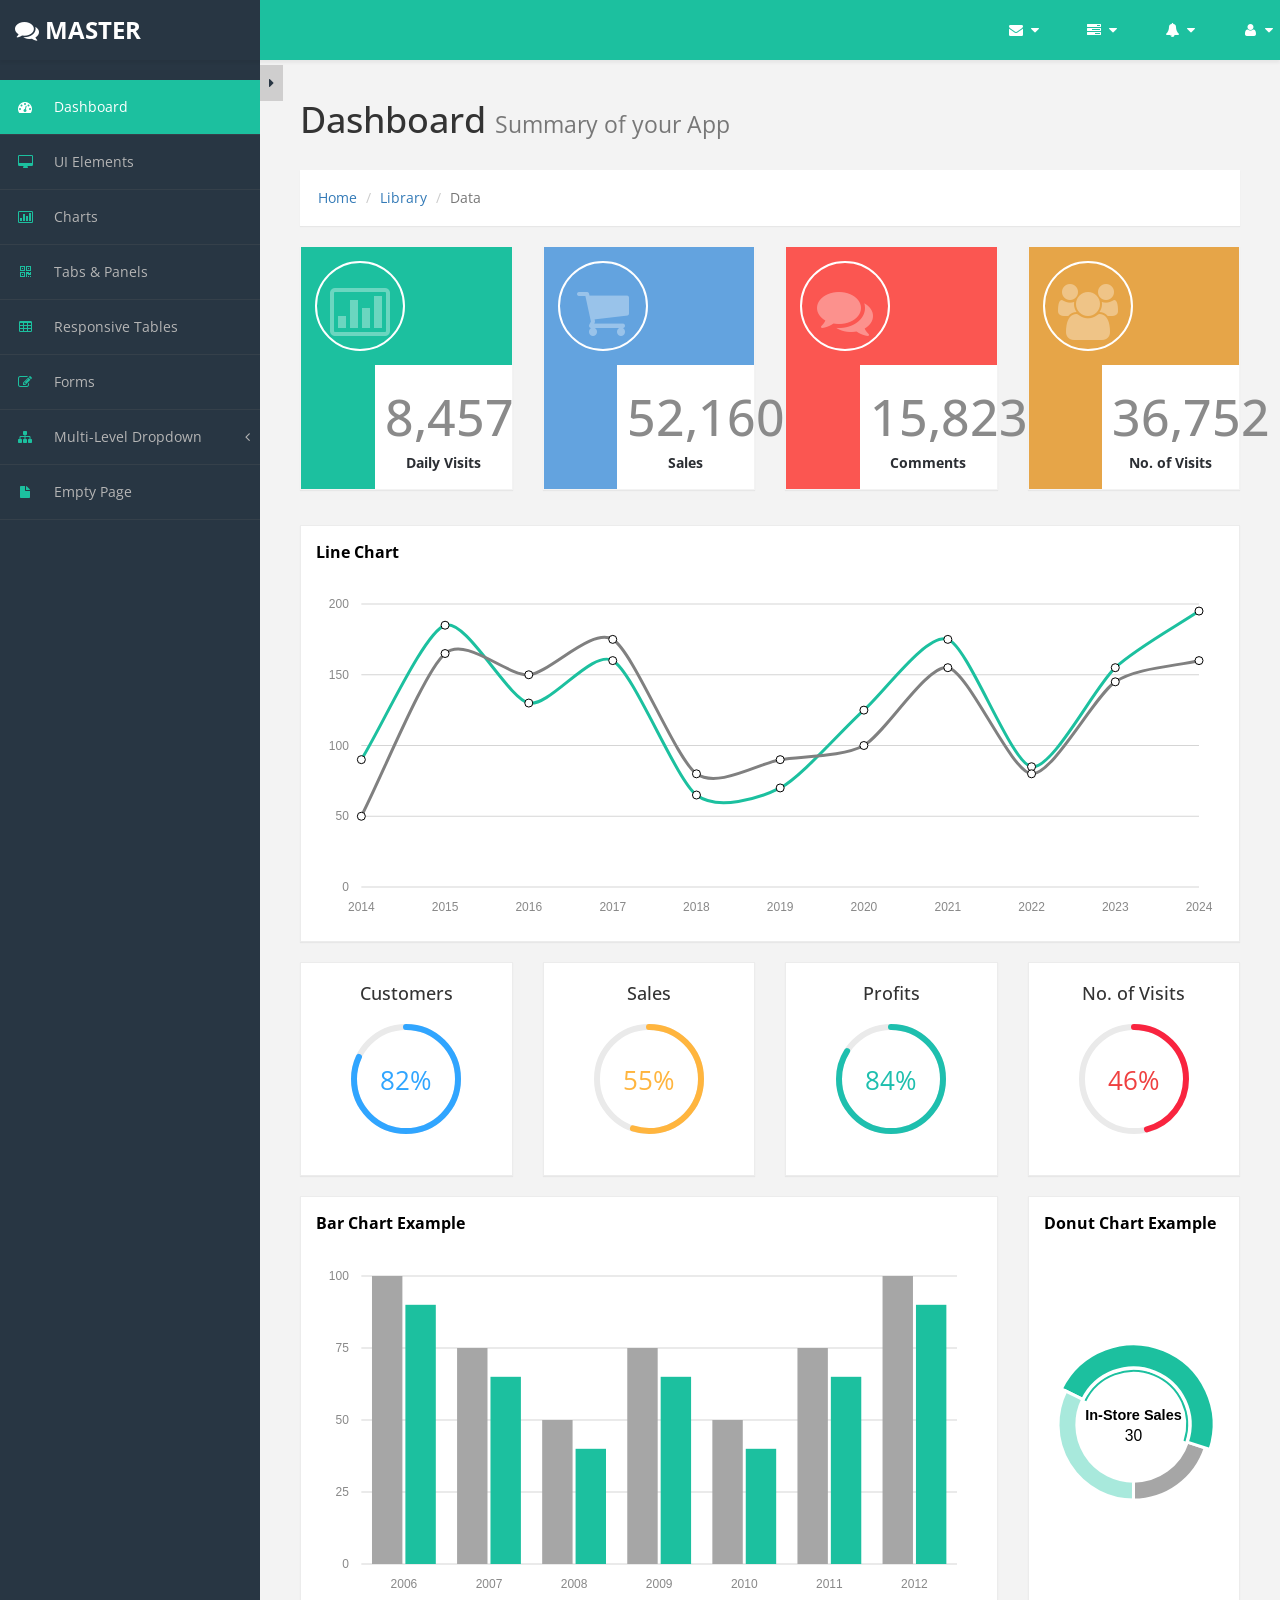
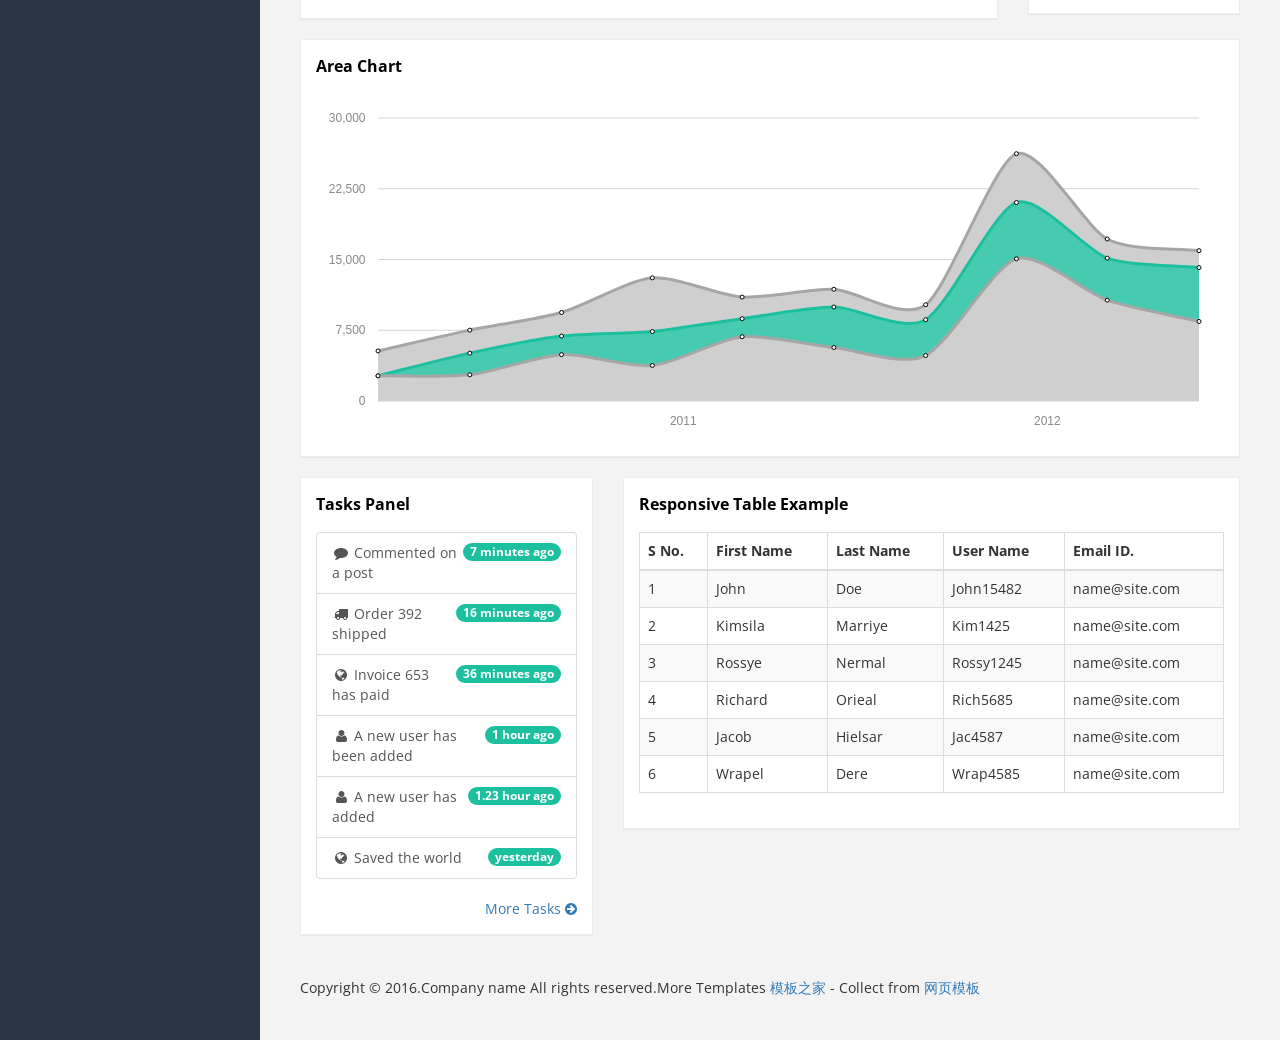
<file: 网页/后台/index.html>
﻿<!DOCTYPE html>
<html xmlns="http://www.w3.org/1999/xhtml">

<head>
    <meta charset="utf-8" />
    <meta name="viewport" content="width=device-width, initial-scale=1.0" />
    <title>Home</title>
    <!-- Bootstrap Styles-->
    <link href="assets/css/bootstrap.css" rel="stylesheet" />
    <!-- FontAwesome Styles-->
    <link href="assets/css/font-awesome.css" rel="stylesheet" />
    <!-- Morris Chart Styles-->
    <link href="assets/js/morris/morris-0.4.3.min.css" rel="stylesheet" />
    <!-- Custom Styles-->
    <link href="assets/css/custom-styles.css" rel="stylesheet" />
    <!-- Google Fonts-->
    <link href='http://fonts.googleapis.com/css?family=Open+Sans' rel='stylesheet' type='text/css' />
</head>

<body>
    <div id="wrapper">
        <nav class="navbar navbar-default top-navbar" role="navigation">
            <div class="navbar-header">
                <button type="button" class="navbar-toggle" data-toggle="collapse" data-target=".sidebar-collapse">
                    <span class="sr-only">Toggle navigation</span>
                    <span class="icon-bar"></span>
                    <span class="icon-bar"></span>
                    <span class="icon-bar"></span>
                </button>
                <a class="navbar-brand" href="index.html"><i class="fa fa-comments"></i> <strong>MASTER </strong></a>
            </div>

            <ul class="nav navbar-top-links navbar-right">
                <li class="dropdown">
                    <a class="dropdown-toggle" data-toggle="dropdown" href="#" aria-expanded="false">
                        <i class="fa fa-envelope fa-fw"></i> <i class="fa fa-caret-down"></i>
                    </a>
                    <ul class="dropdown-menu dropdown-messages">
                        <li>
                            <a href="#">
                                <div>
                                    <strong>John Doe</strong>
                                    <span class="pull-right text-muted">
                                        <em>Today</em>
                                    </span>
                                </div>
                                <div>Lorem Ipsum has been the industry's standard dummy text ever since the 1500s...</div>
                            </a>
                        </li>
                        <li class="divider"></li>
                        <li>
                            <a href="#">
                                <div>
                                    <strong>John Smith</strong>
                                    <span class="pull-right text-muted">
                                        <em>Yesterday</em>
                                    </span>
                                </div>
                                <div>Lorem Ipsum has been the industry's standard dummy text ever since an kwilnw...</div>
                            </a>
                        </li>
                        <li class="divider"></li>
                        <li>
                            <a href="#">
                                <div>
                                    <strong>John Smith</strong>
                                    <span class="pull-right text-muted">
                                        <em>Yesterday</em>
                                    </span>
                                </div>
                                <div>Lorem Ipsum has been the industry's standard dummy text ever since the...</div>
                            </a>
                        </li>
                        <li class="divider"></li>
                        <li>
                            <a class="text-center" href="#">
                                <strong>Read All Messages</strong>
                                <i class="fa fa-angle-right"></i>
                            </a>
                        </li>
                    </ul>
                    <!-- /.dropdown-messages -->
                </li>
                <!-- /.dropdown -->
                <li class="dropdown">
                    <a class="dropdown-toggle" data-toggle="dropdown" href="#" aria-expanded="false">
                        <i class="fa fa-tasks fa-fw"></i> <i class="fa fa-caret-down"></i>
                    </a>
                    <ul class="dropdown-menu dropdown-tasks">
                        <li>
                            <a href="#">
                                <div>
                                    <p>
                                        <strong>Task 1</strong>
                                        <span class="pull-right text-muted">60% Complete</span>
                                    </p>
                                    <div class="progress progress-striped active">
                                        <div class="progress-bar progress-bar-success" role="progressbar" aria-valuenow="60" aria-valuemin="0" aria-valuemax="100" style="width: 60%">
                                            <span class="sr-only">60% Complete (success)</span>
                                        </div>
                                    </div>
                                </div>
                            </a>
                        </li>
                        <li class="divider"></li>
                        <li>
                            <a href="#">
                                <div>
                                    <p>
                                        <strong>Task 2</strong>
                                        <span class="pull-right text-muted">28% Complete</span>
                                    </p>
                                    <div class="progress progress-striped active">
                                        <div class="progress-bar progress-bar-info" role="progressbar" aria-valuenow="28" aria-valuemin="0" aria-valuemax="100" style="width: 28%">
                                            <span class="sr-only">28% Complete</span>
                                        </div>
                                    </div>
                                </div>
                            </a>
                        </li>
                        <li class="divider"></li>
                        <li>
                            <a href="#">
                                <div>
                                    <p>
                                        <strong>Task 3</strong>
                                        <span class="pull-right text-muted">60% Complete</span>
                                    </p>
                                    <div class="progress progress-striped active">
                                        <div class="progress-bar progress-bar-warning" role="progressbar" aria-valuenow="60" aria-valuemin="0" aria-valuemax="100" style="width: 60%">
                                            <span class="sr-only">60% Complete (warning)</span>
                                        </div>
                                    </div>
                                </div>
                            </a>
                        </li>
                        <li class="divider"></li>
                        <li>
                            <a href="#">
                                <div>
                                    <p>
                                        <strong>Task 4</strong>
                                        <span class="pull-right text-muted">85% Complete</span>
                                    </p>
                                    <div class="progress progress-striped active">
                                        <div class="progress-bar progress-bar-danger" role="progressbar" aria-valuenow="85" aria-valuemin="0" aria-valuemax="100" style="width: 85%">
                                            <span class="sr-only">85% Complete (danger)</span>
                                        </div>
                                    </div>
                                </div>
                            </a>
                        </li>
                        <li class="divider"></li>
                        <li>
                            <a class="text-center" href="#">
                                <strong>See All Tasks</strong>
                                <i class="fa fa-angle-right"></i>
                            </a>
                        </li>
                    </ul>
                    <!-- /.dropdown-tasks -->
                </li>
                <!-- /.dropdown -->
                <li class="dropdown">
                    <a class="dropdown-toggle" data-toggle="dropdown" href="#" aria-expanded="false">
                        <i class="fa fa-bell fa-fw"></i> <i class="fa fa-caret-down"></i>
                    </a>
                    <ul class="dropdown-menu dropdown-alerts">
                        <li>
                            <a href="#">
                                <div>
                                    <i class="fa fa-comment fa-fw"></i> New Comment
                                    <span class="pull-right text-muted small">4 min</span>
                                </div>
                            </a>
                        </li>
                        <li class="divider"></li>
                        <li>
                            <a href="#">
                                <div>
                                    <i class="fa fa-twitter fa-fw"></i> 3 New Followers
                                    <span class="pull-right text-muted small">12 min</span>
                                </div>
                            </a>
                        </li>
                        <li class="divider"></li>
                        <li>
                            <a href="#">
                                <div>
                                    <i class="fa fa-envelope fa-fw"></i> Message Sent
                                    <span class="pull-right text-muted small">4 min</span>
                                </div>
                            </a>
                        </li>
                        <li class="divider"></li>
                        <li>
                            <a href="#">
                                <div>
                                    <i class="fa fa-tasks fa-fw"></i> New Task
                                    <span class="pull-right text-muted small">4 min</span>
                                </div>
                            </a>
                        </li>
                        <li class="divider"></li>
                        <li>
                            <a href="#">
                                <div>
                                    <i class="fa fa-upload fa-fw"></i> Server Rebooted
                                    <span class="pull-right text-muted small">4 min</span>
                                </div>
                            </a>
                        </li>
                        <li class="divider"></li>
                        <li>
                            <a class="text-center" href="#">
                                <strong>See All Alerts</strong>
                                <i class="fa fa-angle-right"></i>
                            </a>
                        </li>
                    </ul>
                    <!-- /.dropdown-alerts -->
                </li>
                <!-- /.dropdown -->
                <li class="dropdown">
                    <a class="dropdown-toggle" data-toggle="dropdown" href="#" aria-expanded="false">
                        <i class="fa fa-user fa-fw"></i> <i class="fa fa-caret-down"></i>
                    </a>
                    <ul class="dropdown-menu dropdown-user">
                        <li><a href="#"><i class="fa fa-user fa-fw"></i> User Profile</a>
                        </li>
                        <li><a href="#"><i class="fa fa-gear fa-fw"></i> Settings</a>
                        </li>
                        <li class="divider"></li>
                        <li><a href="#"><i class="fa fa-sign-out fa-fw"></i> Logout</a>
                        </li>
                    </ul>
                    <!-- /.dropdown-user -->
                </li>
                <!-- /.dropdown -->
            </ul>
        </nav>
        <!--/. NAV TOP  -->
        <nav class="navbar-default navbar-side" role="navigation">
		<div id="sideNav" href=""><i class="fa fa-caret-right"></i></div>
            <div class="sidebar-collapse">
                <ul class="nav" id="main-menu">

                    <li>
                        <a class="active-menu" href="index.html"><i class="fa fa-dashboard"></i> Dashboard</a>
                    </li>
                    <li>
                        <a href="ui-elements.html"><i class="fa fa-desktop"></i> UI Elements</a>
                    </li>
					<li>
                        <a href="chart.html"><i class="fa fa-bar-chart-o"></i> Charts</a>
                    </li>
                    <li>
                        <a href="tab-panel.html"><i class="fa fa-qrcode"></i> Tabs & Panels</a>
                    </li>
                    
                    <li>
                        <a href="table.html"><i class="fa fa-table"></i> Responsive Tables</a>
                    </li>
                    <li>
                        <a href="form.html"><i class="fa fa-edit"></i> Forms </a>
                    </li>


                    <li>
                        <a href="#"><i class="fa fa-sitemap"></i> Multi-Level Dropdown<span class="fa arrow"></span></a>
                        <ul class="nav nav-second-level">
                            <li>
                                <a href="#">Second Level Link</a>
                            </li>
                            <li>
                                <a href="#">Second Level Link</a>
                            </li>
                            <li>
                                <a href="#">Second Level Link<span class="fa arrow"></span></a>
                                <ul class="nav nav-third-level">
                                    <li>
                                        <a href="#">Third Level Link</a>
                                    </li>
                                    <li>
                                        <a href="#">Third Level Link</a>
                                    </li>
                                    <li>
                                        <a href="#">Third Level Link</a>
                                    </li>

                                </ul>

                            </li>
                        </ul>
                    </li>
                    <li>
                        <a href="empty.html"><i class="fa fa-fw fa-file"></i> Empty Page</a>
                    </li>
                </ul>

            </div>

        </nav>
        <!-- /. NAV SIDE  -->
        <div id="page-wrapper">
            <div id="page-inner">


                <div class="row">
                    <div class="col-md-12">
                        <h1 class="page-header">
                            Dashboard <small>Summary of your App</small>
                        </h1>
						<ol class="breadcrumb">
  <li><a href="#">Home</a></li>
  <li><a href="#">Library</a></li>
  <li class="active">Data</li>
</ol>
                    </div>
                </div>
				
				
                <!-- /. ROW  -->

                <div class="row">
                    <div class="col-md-3 col-sm-12 col-xs-12">
                        <div class="panel panel-primary text-center no-boder bg-color-green green">
                            <div class="panel-left pull-left green">
                                <i class="fa fa-bar-chart-o fa-5x"></i>
                                
                            </div>
                            <div class="panel-right pull-right">
								<h3>8,457</h3>
                               <strong> Daily Visits</strong>
                            </div>
                        </div>
                    </div>
                    <div class="col-md-3 col-sm-12 col-xs-12">
                        <div class="panel panel-primary text-center no-boder bg-color-blue blue">
                              <div class="panel-left pull-left blue">
                                <i class="fa fa-shopping-cart fa-5x"></i>
								</div>
                                
                            <div class="panel-right pull-right">
							<h3>52,160 </h3>
                               <strong> Sales</strong>

                            </div>
                        </div>
                    </div>
                    <div class="col-md-3 col-sm-12 col-xs-12">
                        <div class="panel panel-primary text-center no-boder bg-color-red red">
                            <div class="panel-left pull-left red">
                                <i class="fa fa fa-comments fa-5x"></i>
                               
                            </div>
                            <div class="panel-right pull-right">
							 <h3>15,823 </h3>
                               <strong> Comments </strong>

                            </div>
                        </div>
                    </div>
                    <div class="col-md-3 col-sm-12 col-xs-12">
                        <div class="panel panel-primary text-center no-boder bg-color-brown brown">
                            <div class="panel-left pull-left brown">
                                <i class="fa fa-users fa-5x"></i>
                                
                            </div>
                            <div class="panel-right pull-right">
							<h3>36,752 </h3>
                             <strong>No. of Visits</strong>

                            </div>
                        </div>
                    </div>
                </div>
				
			
				<div class="row">
				<div class="col-md-12">
					<div class="panel panel-default">
						<div class="panel-heading">
							Line Chart
						</div>
						<div class="panel-body">
							<div id="morris-line-chart"></div>
						</div>
					</div>  
					</div>		
				</div> 
				
			
		<div class="row">
			<div class="col-xs-6 col-md-3">
				<div class="panel panel-default">
					<div class="panel-body easypiechart-panel">
						<h4>Customers</h4>
						<div class="easypiechart" id="easypiechart-blue" data-percent="82" ><span class="percent">82%</span>
						</div>
					</div>
				</div>
			</div>
			<div class="col-xs-6 col-md-3">
				<div class="panel panel-default">
					<div class="panel-body easypiechart-panel">
						<h4>Sales</h4>
						<div class="easypiechart" id="easypiechart-orange" data-percent="55" ><span class="percent">55%</span>
						</div>
					</div>
				</div>
			</div>
			<div class="col-xs-6 col-md-3">
				<div class="panel panel-default">
					<div class="panel-body easypiechart-panel">
						<h4>Profits</h4>
						<div class="easypiechart" id="easypiechart-teal" data-percent="84" ><span class="percent">84%</span>
						</div>
					</div>
				</div>
			</div>
			<div class="col-xs-6 col-md-3">
				<div class="panel panel-default">
					<div class="panel-body easypiechart-panel">
						<h4>No. of Visits</h4>
						<div class="easypiechart" id="easypiechart-red" data-percent="46" ><span class="percent">46%</span>
						</div>
					</div>
				</div>
			</div>
		</div><!--/.row-->
			
				
                <div class="row">
                    <div class="col-md-9 col-sm-12 col-xs-12">
                        <div class="panel panel-default">
                            <div class="panel-heading">
                                Bar Chart Example
                            </div>
                            <div class="panel-body">
                                <div id="morris-bar-chart"></div>
                            </div>
                        </div>
                    </div>
                    <div class="col-md-3 col-sm-12 col-xs-12">
                        <div class="panel panel-default">
                            <div class="panel-heading">
                                Donut Chart Example
                            </div>
                            <div class="panel-body">
                                <div id="morris-donut-chart"></div>
                            </div>
                        </div>
                    </div>

                </div>
				<div class="row">
				<div class="col-md-12">
					<div class="panel panel-default">
						<div class="panel-heading">
							Area Chart
						</div>
						<div class="panel-body">
							<div id="morris-area-chart"></div>
						</div>
					</div>  
					</div>		
				</div> 	
                <!-- /. ROW  -->

	   
				<div class="tlinks">Collect from <a href="http://www.cssmoban.com/" >企业网站模板</a></div>
				
				
                <div class="row">
                    <div class="col-md-4 col-sm-12 col-xs-12">
                        <div class="panel panel-default">
                            <div class="panel-heading">
                                Tasks Panel
                            </div>
                            <div class="panel-body">
                                <div class="list-group">

                                    <a href="#" class="list-group-item">
                                        <span class="badge">7 minutes ago</span>
                                        <i class="fa fa-fw fa-comment"></i> Commented on a post
                                    </a>
                                    <a href="#" class="list-group-item">
                                        <span class="badge">16 minutes ago</span>
                                        <i class="fa fa-fw fa-truck"></i> Order 392 shipped
                                    </a>
                                    <a href="#" class="list-group-item">
                                        <span class="badge">36 minutes ago</span>
                                        <i class="fa fa-fw fa-globe"></i> Invoice 653 has paid
                                    </a>
                                    <a href="#" class="list-group-item">
                                        <span class="badge">1 hour ago</span>
                                        <i class="fa fa-fw fa-user"></i> A new user has been added
                                    </a>
                                    <a href="#" class="list-group-item">
                                        <span class="badge">1.23 hour ago</span>
                                        <i class="fa fa-fw fa-user"></i> A new user has added
                                    </a>
                                    <a href="#" class="list-group-item">
                                        <span class="badge">yesterday</span>
                                        <i class="fa fa-fw fa-globe"></i> Saved the world
                                    </a>
                                </div>
                                <div class="text-right">
                                    <a href="#">More Tasks <i class="fa fa-arrow-circle-right"></i></a>
                                </div>
                            </div>
                        </div>

                    </div>
                    <div class="col-md-8 col-sm-12 col-xs-12">

                        <div class="panel panel-default">
                            <div class="panel-heading">
                                Responsive Table Example
                            </div> 
                            <div class="panel-body">
                                <div class="table-responsive">
                                    <table class="table table-striped table-bordered table-hover">
                                        <thead>
                                            <tr>
                                                <th>S No.</th>
                                                <th>First Name</th>
                                                <th>Last Name</th>
                                                <th>User Name</th>
                                                <th>Email ID.</th>
                                            </tr>
                                        </thead>
                                        <tbody>
                                            <tr>
                                                <td>1</td>
                                                <td>John</td>
                                                <td>Doe</td>
                                                <td>John15482</td>
                                                <td>name@site.com</td>
                                            </tr>
                                            <tr>
                                                <td>2</td>
                                                <td>Kimsila</td>
                                                <td>Marriye</td>
                                                <td>Kim1425</td>
                                                <td>name@site.com</td>
                                            </tr>
                                            <tr>
                                                <td>3</td>
                                                <td>Rossye</td>
                                                <td>Nermal</td>
                                                <td>Rossy1245</td>
                                                <td>name@site.com</td>
                                            </tr>
                                            <tr>
                                                <td>4</td>
                                                <td>Richard</td>
                                                <td>Orieal</td>
                                                <td>Rich5685</td>
                                                <td>name@site.com</td>
                                            </tr>
                                            <tr>
                                                <td>5</td>
                                                <td>Jacob</td>
                                                <td>Hielsar</td>
                                                <td>Jac4587</td>
                                                <td>name@site.com</td>
                                            </tr>
                                            <tr>
                                                <td>6</td>
                                                <td>Wrapel</td>
                                                <td>Dere</td>
                                                <td>Wrap4585</td>
                                                <td>name@site.com</td>
                                            </tr>

                                        </tbody>
                                    </table>
                                </div>
                            </div>
                        </div>

                    </div>
                </div>
                <!-- /. ROW  -->
				<footer><p>Copyright &copy; 2016.Company name All rights reserved.More Templates <a href="http://www.cssmoban.com/" target="_blank" title="模板之家">模板之家</a> - Collect from <a href="http://www.cssmoban.com/" title="网页模板" target="_blank">网页模板</a></p></footer>
            </div>
            <!-- /. PAGE INNER  -->
        </div>
        <!-- /. PAGE WRAPPER  -->
    </div>
    <!-- /. WRAPPER  -->
    <!-- JS Scripts-->
    <!-- jQuery Js -->
    <script src="assets/js/jquery-1.10.2.js"></script>
    <!-- Bootstrap Js -->
    <script src="assets/js/bootstrap.min.js"></script>
	 
    <!-- Metis Menu Js -->
    <script src="assets/js/jquery.metisMenu.js"></script>
    <!-- Morris Chart Js -->
    <script src="assets/js/morris/raphael-2.1.0.min.js"></script>
    <script src="assets/js/morris/morris.js"></script>
	
	
	<script src="assets/js/easypiechart.js"></script>
	<script src="assets/js/easypiechart-data.js"></script>
	
	
    <!-- Custom Js -->
    <script src="assets/js/custom-scripts.js"></script>


</body>

</html>
</file>
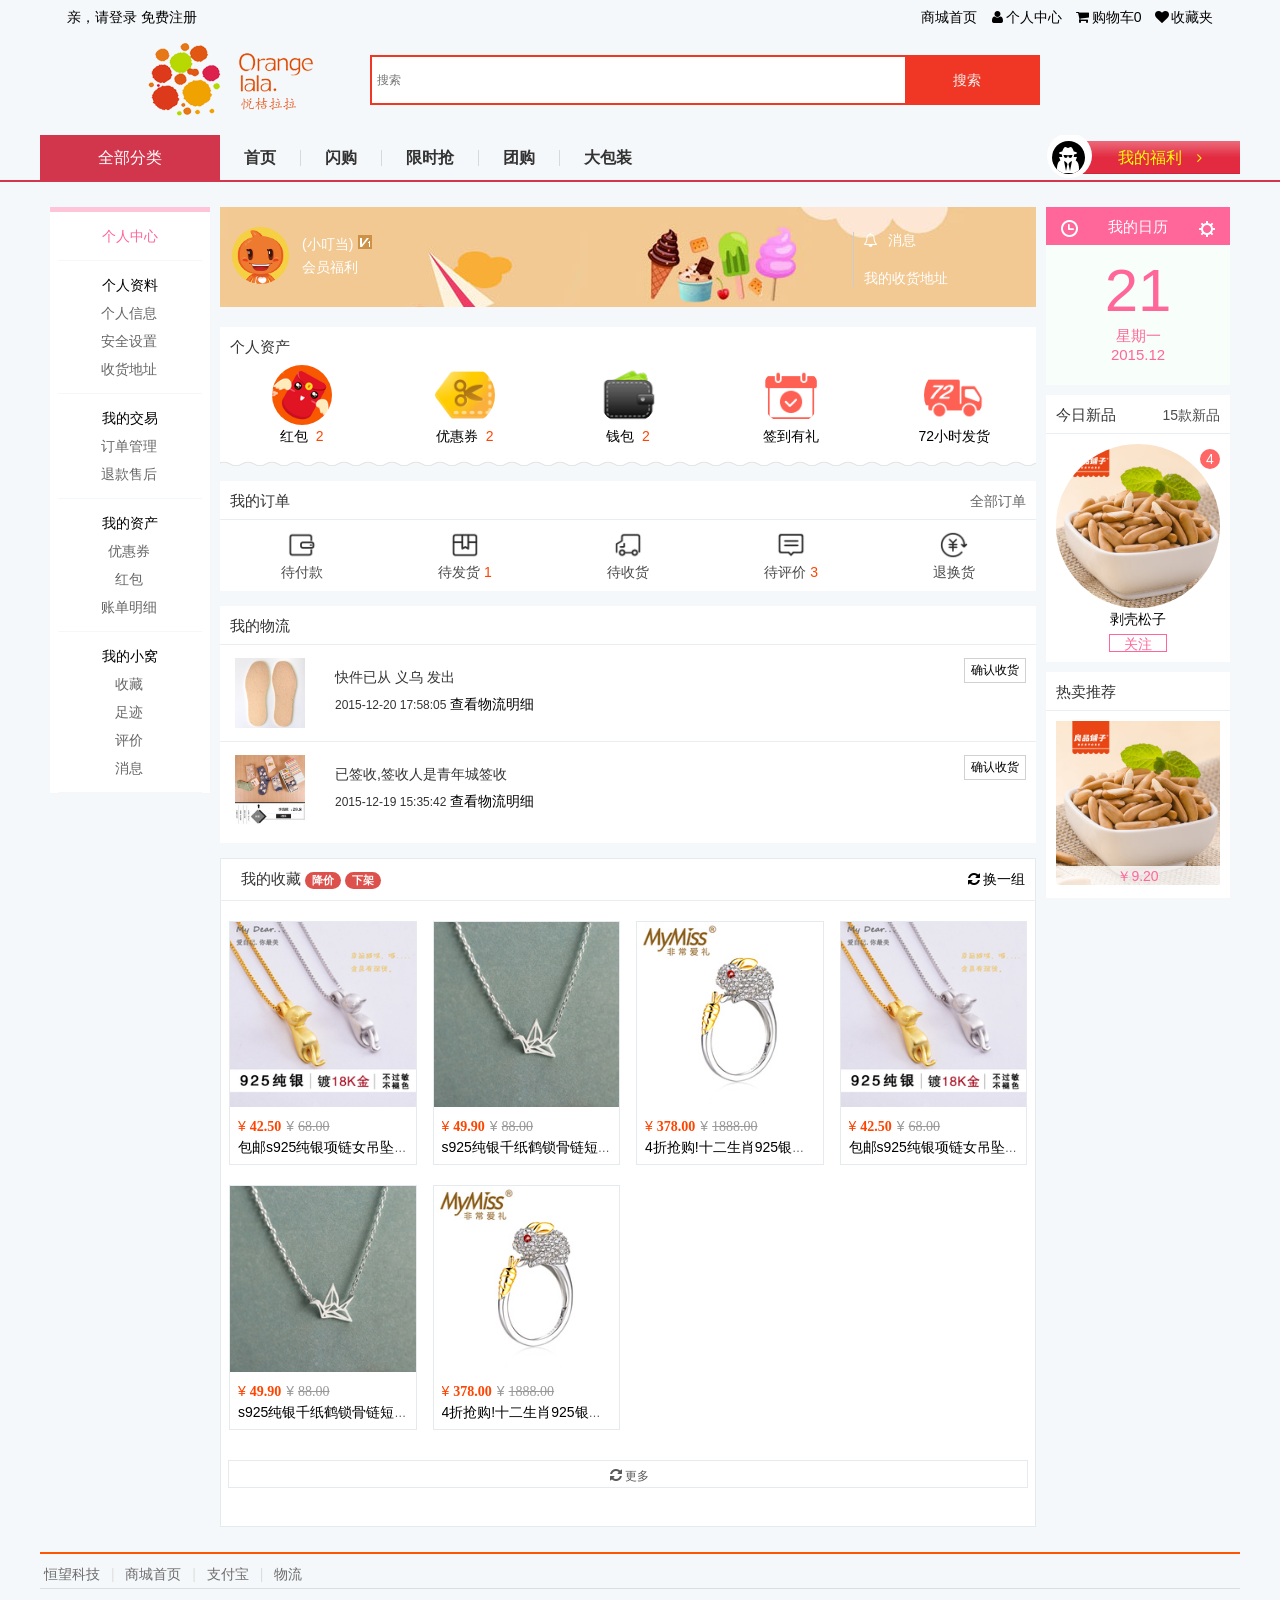
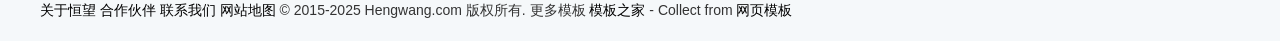
<file: 网页/前台/one/person/index.html>
<!DOCTYPE html>
<html>

	<head>
		<meta charset="utf-8">
		<meta name="viewport" content="width=device-width, initial-scale=1.0,maximum-scale=1.0, user-scalable=0">

		<title>个人中心</title>

		<link href="../AmazeUI-2.4.2/assets/css/admin.css" rel="stylesheet" type="text/css">
		<link href="../AmazeUI-2.4.2/assets/css/amazeui.css" rel="stylesheet" type="text/css">
		<link href="../css/personal.css" rel="stylesheet" type="text/css">
		<link href="../css/systyle.css" rel="stylesheet" type="text/css">

	</head>

	<body>
		<!--头 -->
		<header>
			<article>
				<div class="mt-logo">
					<!--顶部导航条 -->
					<div class="am-container header">
						<ul class="message-l">
							<div class="topMessage">
								<div class="menu-hd">
									<a href="#" target="_top" class="h">亲，请登录</a>
									<a href="#" target="_top">免费注册</a>
								</div>
							</div>
						</ul>
						<ul class="message-r">
							<div class="topMessage home">
								<div class="menu-hd"><a href="#" target="_top" class="h">商城首页</a></div>
							</div>
							<div class="topMessage my-shangcheng">
								<div class="menu-hd MyShangcheng"><a href="#" target="_top"><i class="am-icon-user am-icon-fw"></i>个人中心</a></div>
							</div>
							<div class="topMessage mini-cart">
								<div class="menu-hd"><a id="mc-menu-hd" href="#" target="_top"><i class="am-icon-shopping-cart  am-icon-fw"></i><span>购物车</span><strong id="J_MiniCartNum" class="h">0</strong></a></div>
							</div>
							<div class="topMessage favorite">
								<div class="menu-hd"><a href="#" target="_top"><i class="am-icon-heart am-icon-fw"></i><span>收藏夹</span></a></div>
						</ul>
						</div>

						<!--悬浮搜索框-->

						<div class="nav white">
							<div class="logoBig">
								<li><img src="../images/logobig.png" /></li>
							</div>

							<div class="search-bar pr">
								<a name="index_none_header_sysc" href="#"></a>
								<form>
									<input id="searchInput" name="index_none_header_sysc" type="text" placeholder="搜索" autocomplete="off">
									<input id="ai-topsearch" class="submit am-btn" value="搜索" index="1" type="submit">
								</form>
							</div>
						</div>

						<div class="clear"></div>
					</div>
				</div>
			</article>
		</header>
            <div class="nav-table">
					   <div class="long-title"><span class="all-goods">全部分类</span></div>
					   <div class="nav-cont">
							<ul>
								<li class="index"><a href="#">首页</a></li>
                                <li class="qc"><a href="#">闪购</a></li>
                                <li class="qc"><a href="#">限时抢</a></li>
                                <li class="qc"><a href="#">团购</a></li>
                                <li class="qc last"><a href="#">大包装</a></li>
							</ul>
						    <div class="nav-extra">
						    	<i class="am-icon-user-secret am-icon-md nav-user"></i><b></b>我的福利
						    	<i class="am-icon-angle-right" style="padding-left: 10px;"></i>
						    </div>
						</div>
			</div>
			<b class="line"></b>
		<div class="center">
			<div class="col-main">
				<div class="main-wrap">
					<div class="wrap-left">
						<div class="wrap-list">
							<div class="m-user">
								<!--个人信息 -->
								<div class="m-bg"></div>
								<div class="m-userinfo">
									<div class="m-baseinfo">
										<a href="information.html">
											<img src="../images/getAvatar.do.jpg">
										</a>
										<em class="s-name">(小叮当)<span class="vip1"></em>
										<div class="s-prestige am-btn am-round">
											</span>会员福利</div>
									</div>
									<div class="m-right">
										<div class="m-new">
											<a href="news.html"><i class="am-icon-bell-o"></i>消息</a>
										</div>
										<div class="m-address">
											<a href="address.html" class="i-trigger">我的收货地址</a>
										</div>
									</div>
								</div>

								<!--个人资产-->
								<div class="m-userproperty">
									<div class="s-bar">
										<i class="s-icon"></i>个人资产
									</div>
									<p class="m-bonus">
										<a href="bonus.html">
											<i><img src="../images/bonus.png"/></i>
											<span class="m-title">红包</span>
											<em class="m-num">2</em>
										</a>
									</p>
									<p class="m-coupon">
										<a href="coupon.html">
											<i><img src="../images/coupon.png"/></i>
											<span class="m-title">优惠券</span>
											<em class="m-num">2</em>
										</a>
									</p>
									<p class="m-bill">
										<a href="bill.html">
											<i><img src="../images/wallet.png"/></i>
											<span class="m-title">钱包</span>
											<em class="m-num">2</em>
										</a>
									</p>
									<p class="m-big">
										<a href="#">
											<i><img src="../images/day-to.png"/></i>
											<span class="m-title">签到有礼</span>
										</a>
									</p>
									<p class="m-big">
										<a href="#">
											<i><img src="../images/72h.png"/></i>
											<span class="m-title">72小时发货</span>
										</a>
									</p>
								</div>
							</div>
							<div class="box-container-bottom"></div>

							<!--订单 -->
							<div class="m-order">
								<div class="s-bar">
									<i class="s-icon"></i>我的订单
									<a class="i-load-more-item-shadow" href="order.html">全部订单</a>
								</div>
								<ul>
									<li><a href="order.html"><i><img src="../images/pay.png"/></i><span>待付款</span></a></li>
									<li><a href="order.html"><i><img src="../images/send.png"/></i><span>待发货<em class="m-num">1</em></span></a></li>
									<li><a href="order.html"><i><img src="../images/receive.png"/></i><span>待收货</span></a></li>
									<li><a href="order.html"><i><img src="../images/comment.png"/></i><span>待评价<em class="m-num">3</em></span></a></li>
									<li><a href="change.html"><i><img src="../images/refund.png"/></i><span>退换货</span></a></li>
								</ul>
							</div>
							<!--九宫格-->
							<div class="user-patternIcon">
								<div class="s-bar">
									<i class="s-icon"></i>我的常用
								</div>
								<ul>

									<a href="../home/shopcart.html"><li class="am-u-sm-4"><i class="am-icon-shopping-basket am-icon-md"></i><img src="../images/iconbig.png"/><p>购物车</p></li></a>
									<a href="collection.html"><li class="am-u-sm-4"><i class="am-icon-heart am-icon-md"></i><img src="../images/iconsmall1.png"/><p>我的收藏</p></li></a>
									<a href="../home/home.html"><li class="am-u-sm-4"><i class="am-icon-gift am-icon-md"></i><img src="../images/iconsmall0.png"/><p>为你推荐</p></li></a>
									<a href="comment.html"><li class="am-u-sm-4"><i class="am-icon-pencil am-icon-md"></i><img src="../images/iconsmall3.png"/><p>好评宝贝</p></li></a>
									<a href="foot.html"><li class="am-u-sm-4"><i class="am-icon-clock-o am-icon-md"></i><img src="../images/iconsmall2.png"/><p>我的足迹</p></li></a>                                                                        
								</ul>
							</div>
							<!--物流 -->
							<div class="m-logistics">

								<div class="s-bar">
									<i class="s-icon"></i>我的物流
								</div>
								<div class="s-content">
									<ul class="lg-list">

										<li class="lg-item">
											<div class="item-info">
												<a href="#">
													<img src="../images/65.jpg_120x120xz.jpg" alt="抗严寒冬天保暖隔凉羊毛毡底鞋垫超薄0.35厘米厚吸汗排湿气舒适">
												</a>

											</div>
											<div class="lg-info">

												<p>快件已从 义乌 发出</p>
												<time>2015-12-20 17:58:05</time>

												<div class="lg-detail-wrap">
													<a class="lg-detail i-tip-trigger" href="logistics.html">查看物流明细</a>
													<div class="J_TipsCon hide">
														<div class="s-tip-bar">中通快递&nbsp;&nbsp;&nbsp;&nbsp;运单号：373269427686</div>
														<div class="s-tip-content">
															<ul>
																<li>快件已从 义乌 发出2015-12-20 17:58:05</li>
																<li>义乌 的 义乌总部直发车 已揽件2015-12-20 17:54:49</li>
																<li class="s-omit"><a data-spm-anchor-id="a1z02.1.1998049142.3" target="_blank" href="#">··· 查看全部</a></li>
																<li>您的订单开始处理2015-12-20 08:13:48</li>

															</ul>
														</div>
													</div>
												</div>

											</div>
											<div class="lg-confirm">
												<a class="i-btn-typical" href="#">确认收货</a>
											</div>
										</li>
										<div class="clear"></div>

										<li class="lg-item">
											<div class="item-info">
												<a href="#">
													<img src="../images/88.jpg_120x120xz.jpg" alt="礼盒袜子女秋冬 纯棉袜加厚 女式中筒袜子 韩国可爱 女袜 女棉袜">
												</a>

											</div>
											<div class="lg-info">

												<p>已签收,签收人是青年城签收</p>
												<time>2015-12-19 15:35:42</time>

												<div class="lg-detail-wrap">
													<a class="lg-detail i-tip-trigger" href="logistics.html">查看物流明细</a>
													<div class="J_TipsCon hide">
														<div class="s-tip-bar">天天快递&nbsp;&nbsp;&nbsp;&nbsp;运单号：666287461069</div>
														<div class="s-tip-content">
															<ul>

																<li>已签收,签收人是青年城签收2015-12-19 15:35:42</li>
																<li>【光谷关山分部】的派件员【关山代派】正在派件 电话:*2015-12-19 14:27:28</li>
																<li class="s-omit"><a data-spm-anchor-id="a1z02.1.1998049142.7" target="_blank" href="//wuliu.taobao.com/user/order_detail_new.htm?spm=a1z02.1.1998049142.7.8BJBiJ&amp;trade_id=1479374251166800&amp;seller_id=1651462988&amp;tracelog=yimaidaologistics">··· 查看全部</a></li>
																<li>您的订单开始处理2015-12-17 14:27:50</li>

															</ul>
														</div>
													</div>
												</div>

											</div>
											<div class="lg-confirm">
												<a class="i-btn-typical" href="#">确认收货</a>
											</div>
										</li>

									</ul>

								</div>

							</div>

							<!--收藏夹 -->
							<div class="you-like">
								<div class="s-bar">我的收藏
									<a class="am-badge am-badge-danger am-round">降价</a>
									<a class="am-badge am-badge-danger am-round">下架</a>
									<a class="i-load-more-item-shadow" href="#"><i class="am-icon-refresh am-icon-fw"></i>换一组</a>
								</div>
								<div class="s-content">
									<div class="s-item-wrap">
										<div class="s-item">

											<div class="s-pic">
												<a href="#" class="s-pic-link">
													<img src="../images/0-item_pic.jpg_220x220.jpg" alt="包邮s925纯银项链女吊坠短款锁骨链颈链日韩猫咪银饰简约夏配饰" title="包邮s925纯银项链女吊坠短款锁骨链颈链日韩猫咪银饰简约夏配饰" class="s-pic-img s-guess-item-img">
												</a>
											</div>
											<div class="s-price-box">
												<span class="s-price"><em class="s-price-sign">¥</em><em class="s-value">42.50</em></span>
												<span class="s-history-price"><em class="s-price-sign">¥</em><em class="s-value">68.00</em></span>

											</div>
											<div class="s-title"><a href="#" title="包邮s925纯银项链女吊坠短款锁骨链颈链日韩猫咪银饰简约夏配饰">包邮s925纯银项链女吊坠短款锁骨链颈链日韩猫咪银饰简约夏配饰</a></div>
											<div class="s-extra-box">
												<span class="s-comment">好评: 98.03%</span>
												<span class="s-sales">月销: 219</span>

											</div>
										</div>
									</div>

									<div class="s-item-wrap">
										<div class="s-item">

											<div class="s-pic">
												<a href="#" class="s-pic-link">
													<img src="../images/1-item_pic.jpg_220x220.jpg" alt="s925纯银千纸鹤锁骨链短款简约时尚韩版素银项链小清新秋款女配饰" title="s925纯银千纸鹤锁骨链短款简约时尚韩版素银项链小清新秋款女配饰" class="s-pic-img s-guess-item-img">
												</a>
											</div>
											<div class="s-price-box">
												<span class="s-price"><em class="s-price-sign">¥</em><em class="s-value">49.90</em></span>
												<span class="s-history-price"><em class="s-price-sign">¥</em><em class="s-value">88.00</em></span>

											</div>
											<div class="s-title"><a href="#" title="s925纯银千纸鹤锁骨链短款简约时尚韩版素银项链小清新秋款女配饰">s925纯银千纸鹤锁骨链短款简约时尚韩版素银项链小清新秋款女配饰</a></div>
											<div class="s-extra-box">
												<span class="s-comment">好评: 99.74%</span>
												<span class="s-sales">月销: 69</span>

											</div>
										</div>
									</div>

									<div class="s-item-wrap">
										<div class="s-item">

											<div class="s-pic">
												<a href="#" class="s-pic-link">
													<img src="../images/-0-saturn_solar.jpg_220x220.jpg" alt="4折抢购!十二生肖925银女戒指,时尚开口女戒" title="4折抢购!十二生肖925银女戒指,时尚开口女戒" class="s-pic-img s-guess-item-img">
												</a>
											</div>
											<div class="s-price-box">
												<span class="s-price"><em class="s-price-sign">¥</em><em class="s-value">378.00</em></span>
												<span class="s-history-price"><em class="s-price-sign">¥</em><em class="s-value">1888.00</em></span>

											</div>
											<div class="s-title"><a href="#" title="4折抢购!十二生肖925银女戒指,时尚开口女戒">4折抢购!十二生肖925银女戒指,时尚开口女戒</a></div>
											<div class="s-extra-box">
												<span class="s-comment">好评: 99.93%</span>
												<span class="s-sales">月销: 278</span>

											</div>
										</div>
									</div>

									<div class="s-item-wrap">
										<div class="s-item">

											<div class="s-pic">
												<a href="#" class="s-pic-link">
													<img src="../images/0-item_pic.jpg_220x220.jpg" alt="包邮s925纯银项链女吊坠短款锁骨链颈链日韩猫咪银饰简约夏配饰" title="包邮s925纯银项链女吊坠短款锁骨链颈链日韩猫咪银饰简约夏配饰" class="s-pic-img s-guess-item-img">
												</a>
											</div>
											<div class="s-price-box">
												<span class="s-price"><em class="s-price-sign">¥</em><em class="s-value">42.50</em></span>
												<span class="s-history-price"><em class="s-price-sign">¥</em><em class="s-value">68.00</em></span>

											</div>
											<div class="s-title"><a href="#" title="包邮s925纯银项链女吊坠短款锁骨链颈链日韩猫咪银饰简约夏配饰">包邮s925纯银项链女吊坠短款锁骨链颈链日韩猫咪银饰简约夏配饰</a></div>
											<div class="s-extra-box">
												<span class="s-comment">好评: 98.03%</span>
												<span class="s-sales">月销: 219</span>

											</div>
										</div>
									</div>

									<div class="s-item-wrap">
										<div class="s-item">

											<div class="s-pic">
												<a href="#" class="s-pic-link">
													<img src="../images/1-item_pic.jpg_220x220.jpg" alt="s925纯银千纸鹤锁骨链短款简约时尚韩版素银项链小清新秋款女配饰" title="s925纯银千纸鹤锁骨链短款简约时尚韩版素银项链小清新秋款女配饰" class="s-pic-img s-guess-item-img">
												</a>
											</div>
											<div class="s-price-box">
												<span class="s-price"><em class="s-price-sign">¥</em><em class="s-value">49.90</em></span>
												<span class="s-history-price"><em class="s-price-sign">¥</em><em class="s-value">88.00</em></span>

											</div>
											<div class="s-title"><a href="#" title="s925纯银千纸鹤锁骨链短款简约时尚韩版素银项链小清新秋款女配饰">s925纯银千纸鹤锁骨链短款简约时尚韩版素银项链小清新秋款女配饰</a></div>
											<div class="s-extra-box">
												<span class="s-comment">好评: 99.74%</span>
												<span class="s-sales">月销: 69</span>

											</div>
										</div>
									</div>

									<div class="s-item-wrap">
										<div class="s-item">

											<div class="s-pic">
												<a href="#" class="s-pic-link">
													<img src="../images/-0-saturn_solar.jpg_220x220.jpg" alt="4折抢购!十二生肖925银女戒指,时尚开口女戒" title="4折抢购!十二生肖925银女戒指,时尚开口女戒" class="s-pic-img s-guess-item-img">
												</a>
											</div>
											<div class="s-price-box">
												<span class="s-price"><em class="s-price-sign">¥</em><em class="s-value">378.00</em></span>
												<span class="s-history-price"><em class="s-price-sign">¥</em><em class="s-value">1888.00</em></span>

											</div>
											<div class="s-title"><a href="#" title="4折抢购!十二生肖925银女戒指,时尚开口女戒">4折抢购!十二生肖925银女戒指,时尚开口女戒</a></div>
											<div class="s-extra-box">
												<span class="s-comment">好评: 99.93%</span>
												<span class="s-sales">月销: 278</span>

											</div>
										</div>
									</div>

								</div>

								<div class="s-more-btn i-load-more-item" data-screen="0"><i class="am-icon-refresh am-icon-fw"></i>更多</div>

							</div>

						</div>
					</div>
					<div class="wrap-right">

						<!-- 日历-->
						<div class="day-list">
							<div class="s-bar">
								<a class="i-history-trigger s-icon" href="#"></a>我的日历
								<a class="i-setting-trigger s-icon" href="#"></a>
							</div>
							<div class="s-care s-care-noweather">
								<div class="s-date">
									<em>21</em>
									<span>星期一</span>
									<span>2015.12</span>
								</div>
							</div>
						</div>
						<!--新品 -->
						<div class="new-goods">
							<div class="s-bar">
								<i class="s-icon"></i>今日新品
								<a class="i-load-more-item-shadow">15款新品</a>
							</div>
							<div class="new-goods-info">
								<a class="shop-info" href="#" target="_blank">
									<div class="face-img-panel">
										<img src="../images/imgsearch1.jpg" alt="">
									</div>
									<span class="new-goods-num ">4</span>
									<span class="shop-title">剥壳松子</span>
								</a>
								<a class="follow " target="_blank">关注</a>
							</div>
						</div>

						<!--热卖推荐 -->
						<div class="new-goods">
							<div class="s-bar">
								<i class="s-icon"></i>热卖推荐
							</div>
							<div class="new-goods-info">
								<a class="shop-info" href="#" target="_blank">
									<div >
										<img src="../images/imgsearch1.jpg" alt="">
									</div>
                                    <span class="one-hot-goods">￥9.20</span>
								</a>
							</div>
						</div>

					</div>
				</div>
				<!--底部-->
				<div class="footer">
					<div class="footer-hd">
						<p>
							<a href="#">恒望科技</a>
							<b>|</b>
							<a href="#">商城首页</a>
							<b>|</b>
							<a href="#">支付宝</a>
							<b>|</b>
							<a href="#">物流</a>
						</p>
					</div>
					<div class="footer-bd">
						<p>
							<a href="#">关于恒望</a>
							<a href="#">合作伙伴</a>
							<a href="#">联系我们</a>
							<a href="#">网站地图</a>
							<em>© 2015-2025 Hengwang.com 版权所有. 更多模板 <a href="http://www.cssmoban.com/" target="_blank" title="模板之家">模板之家</a> - Collect from <a href="http://www.cssmoban.com/" title="网页模板" target="_blank">网页模板</a></em>
						</p>
					</div>
				</div>

			</div>

			<aside class="menu">
				<ul>
					<li class="person active">
						<a href="index.html">个人中心</a>
					</li>
					<li class="person">
						<a href="#">个人资料</a>
						<ul>
							<li> <a href="information.html">个人信息</a></li>
							<li> <a href="safety.html">安全设置</a></li>
							<li> <a href="address.html">收货地址</a></li>
						</ul>
					</li>
					<li class="person">
						<a href="#">我的交易</a>
						<ul>
							<li><a href="order.html">订单管理</a></li>
							<li> <a href="change.html">退款售后</a></li>
						</ul>
					</li>
					<li class="person">
						<a href="#">我的资产</a>
						<ul>
							<li> <a href="coupon.html">优惠券 </a></li>
							<li> <a href="bonus.html">红包</a></li>
							<li> <a href="bill.html">账单明细</a></li>
						</ul>
					</li>

					<li class="person">
						<a href="#">我的小窝</a>
						<ul>
							<li> <a href="collection.html">收藏</a></li>
							<li> <a href="foot.html">足迹</a></li>
							<li> <a href="comment.html">评价</a></li>
							<li> <a href="news.html">消息</a></li>
						</ul>
					</li>

				</ul>

			</aside>
		</div>
		<!--引导 -->
		<div class="navCir">
			<li><a href="../home/home.html"><i class="am-icon-home "></i>首页</a></li>
			<li><a href="../home/sort.html"><i class="am-icon-list"></i>分类</a></li>
			<li><a href="../home/shopcart.html"><i class="am-icon-shopping-basket"></i>购物车</a></li>	
			<li class="active"><a href="index.html"><i class="am-icon-user"></i>我的</a></li>					
		</div>
	</body>

</html>
</file>
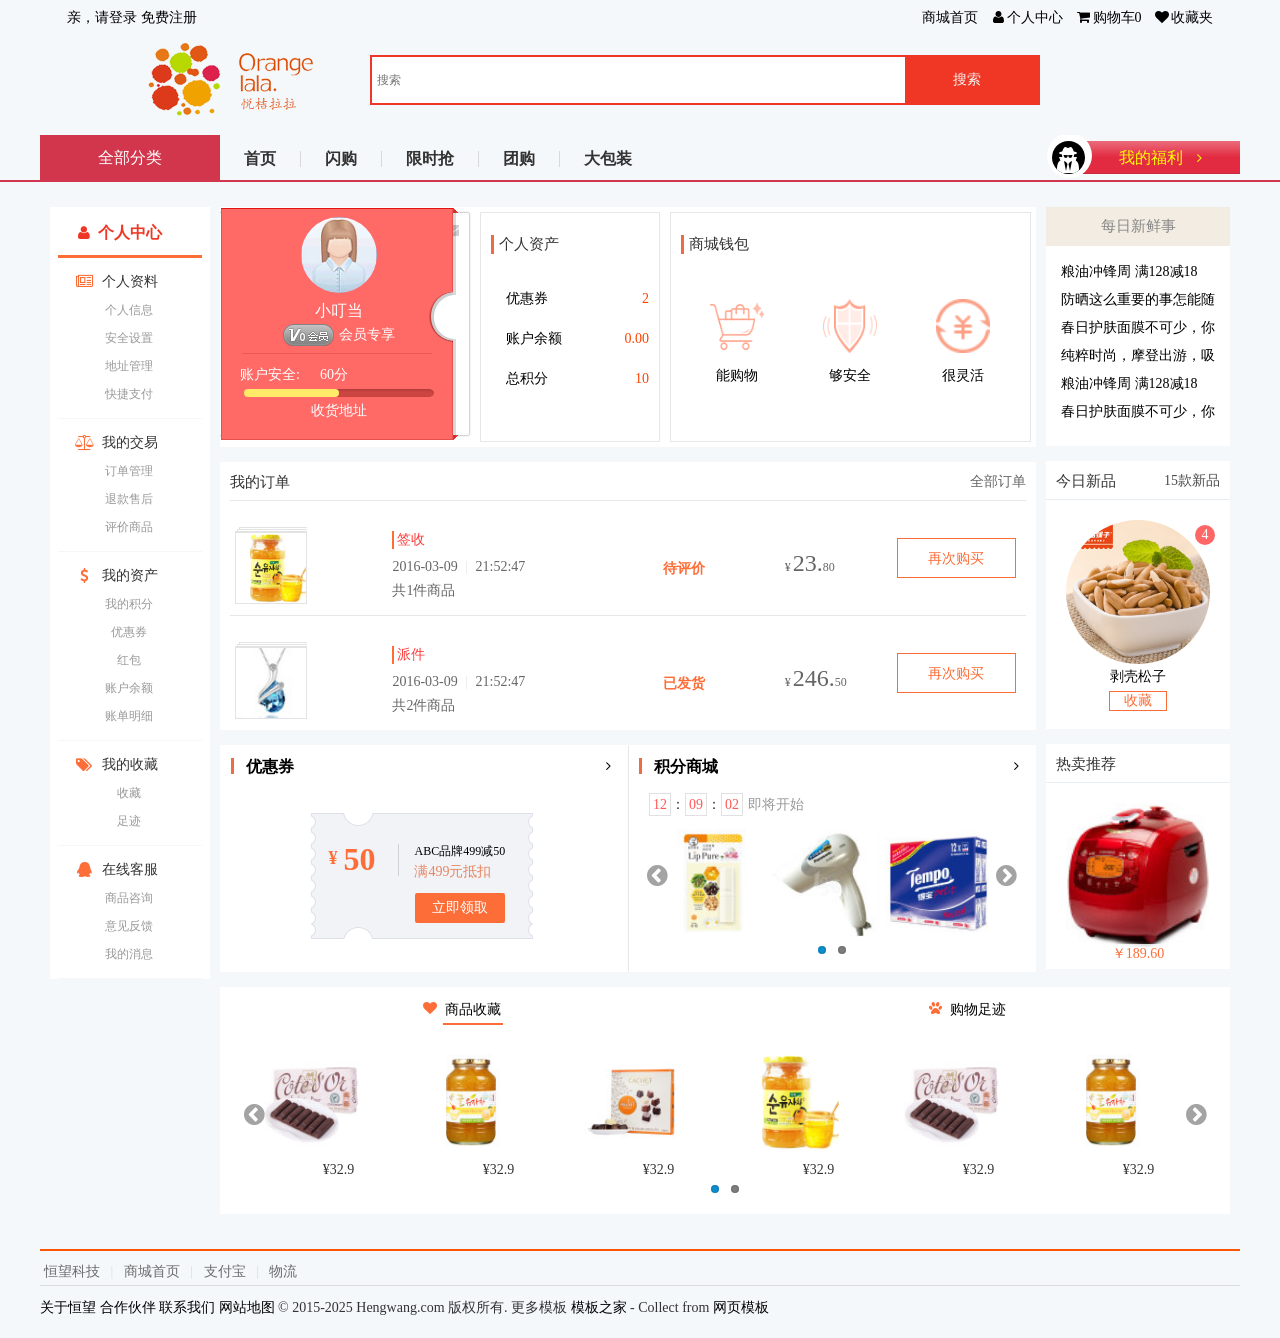
<file: 网页/前台/two/person/index.html>
<!DOCTYPE html>
<html>

	<head>
		<meta charset="utf-8">
		<meta name="viewport" content="width=device-width, initial-scale=1.0,maximum-scale=1.0, user-scalable=0">

		<title>个人中心</title>

		<link href="../AmazeUI-2.4.2/assets/css/admin.css" rel="stylesheet" type="text/css">
		<link href="../AmazeUI-2.4.2/assets/css/amazeui.css" rel="stylesheet" type="text/css">
		<link href="../css/personal.css" rel="stylesheet" type="text/css">
		<link href="../css/vipstyle.css" rel="stylesheet" type="text/css">
		<script src="../AmazeUI-2.4.2/assets/js/jquery.min.js"></script>
		<script src="../AmazeUI-2.4.2/assets/js/amazeui.js"></script>
	</head>

	<body>
		<!--头 -->
		<header>
			<article>
				<div class="mt-logo">
					<!--顶部导航条 -->
					<div class="am-container header">
						<ul class="message-l">
							<div class="topMessage">
								<div class="menu-hd">
									<a href="#" target="_top" class="h">亲，请登录</a>
									<a href="#" target="_top">免费注册</a>
								</div>
							</div>
						</ul>
						<ul class="message-r">
							<div class="topMessage home">
								<div class="menu-hd"><a href="#" target="_top" class="h">商城首页</a></div>
							</div>
							<div class="topMessage my-shangcheng">
								<div class="menu-hd MyShangcheng"><a href="#" target="_top"><i class="am-icon-user am-icon-fw"></i>个人中心</a></div>
							</div>
							<div class="topMessage mini-cart">
								<div class="menu-hd"><a id="mc-menu-hd" href="#" target="_top"><i class="am-icon-shopping-cart  am-icon-fw"></i><span>购物车</span><strong id="J_MiniCartNum" class="h">0</strong></a></div>
							</div>
							<div class="topMessage favorite">
								<div class="menu-hd"><a href="#" target="_top"><i class="am-icon-heart am-icon-fw"></i><span>收藏夹</span></a></div>
						</ul>
						</div>

						<!--悬浮搜索框-->

						<div class="nav white">
							<div class="logoBig">
								<li><img src="../images/logobig.png" /></li>
							</div>

							<div class="search-bar pr">
								<a name="index_none_header_sysc" href="#"></a>
								<form>
									<input id="searchInput" name="index_none_header_sysc" type="text" placeholder="搜索" autocomplete="off">
									<input id="ai-topsearch" class="submit am-btn" value="搜索" index="1" type="submit">
								</form>
							</div>
						</div>

						<div class="clear"></div>
					</div>
				</div>
			</article>
		</header>
		<div class="nav-table">
			<div class="long-title"><span class="all-goods">全部分类</span></div>
			<div class="nav-cont">
				<ul>
					<li class="index"><a href="#">首页</a></li>
					<li class="qc"><a href="#">闪购</a></li>
					<li class="qc"><a href="#">限时抢</a></li>
					<li class="qc"><a href="#">团购</a></li>
					<li class="qc last"><a href="#">大包装</a></li>
				</ul>
				<div class="nav-extra">
					<i class="am-icon-user-secret am-icon-md nav-user"></i><b></b>我的福利
					<i class="am-icon-angle-right" style="padding-left: 10px;"></i>
				</div>
			</div>
		</div>
		<b class="line"></b>
		<div class="center">
			<div class="col-main">
				<div class="main-wrap">
					<div class="wrap-left">
						<div class="wrap-list">
							<div class="m-user">
								<!--个人信息 -->

								<div class="m-userinfo">
									<a href="news.html">
										<div class="tipsBox"><i class="am-icon-envelope"></i></div>
									</a>
									<div class="m-baseinfo">
										<a class="m-pic" href="information.html">
											<img src="../images/getAvatar.do.jpg">
										</a>
										<div class="m-info">
											<em class="s-name">小叮当</em>
											<div class="vip1"><a href="#"><span></span><em>会员专享</em></a></div>
											<div class="safeText"><a href="safety.html">账户安全:<em style="margin-left:20px ;">60</em>分</a>
												<div class="progressBar"><span style="left: -95px;" class="progress"></span></div>
											</div>
											<div class="m-address">
												<a href="address.html" class="i-trigger">收货地址<i class="am-icon-angle-right" style="padding-left:5px ;"></i></a>
											</div>
										</div>
									</div>
									<div class="m-right">
										<div class="m-new">
											<a href="news.html"><i class="am-icon-dropbox  am-icon-md" style="padding-right:5px ;"></i>消息盒子</a>
										</div>

									</div>
								</div>

								<!--个人资产-->
								<div class="m-userproperty">
									<div class="s-bar">
										<i class="s-icon"></i>个人资产
									</div>
									<p class="m-coupon">
										<a href="coupon.html">
											<em class="m-num">2</em>
											<span class="m-title">优惠券</span>
										</a>
									</p>
									<p class="m-wallet">
										<a href="wallet.html">
											<em class="m-num">0.00</em>
											<span class="m-title">账户余额</span>
										</a>
									</p>
									<p class="m-bill">
										<a href="pointnew.html">
											<em class="m-num">10</em>
											<span class="m-title">总积分</span>
										</a>
									</p>
								</div>

								<!--我的钱包-->
								<div class="wallet">
									<div class="s-bar">
										<i class="s-icon"></i>商城钱包
									</div>
									<p class="m-big squareS">
										<a href="#">
											<i><img src="../images/shopping.png"/></i>
											<span class="m-title">能购物</span>
										</a>
									</p>
									<p class="m-big squareA">
										<a href="#">
											<i><img src="../images/safe.png"/></i>
											<span class="m-title">够安全</span>
										</a>
									</p>
									<p class="m-big squareL">
										<a href="#">
											<i><img src="../images/profit.png"/></i>
											<span class="m-title">很灵活</span>
										</a>
									</p>
								</div>

							</div>
							<div class="box-container-bottom"></div>

							<!--订单 -->
							<div class="m-order">
								<div class="s-bar">
									<i class="s-icon"></i>我的订单
									<a class="i-load-more-item-shadow" href="order.html">全部订单</a>
								</div>
								<ul>
									<li><a href="order.html"><i><img src="../images/pay.png"/></i><span>待付款</span></a></li>
									<li><a href="order.html"><i><img src="../images/send.png"/></i><span>待发货<em class="m-num">1</em></span></a></li>
									<li><a href="order.html"><i><img src="../images/receive.png"/></i><span>待收货</span></a></li>
									<li><a href="order.html"><i><img src="../images/comment.png"/></i><span>待评价<em class="m-num">3</em></span></a></li>
									<li><a href="change.html"><i><img src="../images/refund.png"/></i><span>退换货</span></a></li>
								</ul>
								<div class="orderContentBox">
									<div class="orderContent">
										<div class="orderContentpic">
											<div class="imgBox">
												<a href="orderinfo.html"><img src="../images/youzi.jpg"></a>
											</div>
										</div>
										<div class="detailContent">
											<a href="orderinfo.html" class="delivery">签收</a>
											<div class="orderID">
												<span class="time">2016-03-09</span>
												<span class="splitBorder">|</span>
												<span class="time">21:52:47</span>
											</div>
											<div class="orderID">
												<span class="num">共1件商品</span>
											</div>
										</div>
										<div class="state">待评价</div>
										<div class="price"><span class="sym">¥</span>23.<span class="sym">80</span></div>

									</div>
									<a href="javascript:void(0);" class="btnPay">再次购买</a>
								</div>

								<div class="orderContentBox">
									<div class="orderContent">
										<div class="orderContentpic">
											<div class="imgBox">
												<a href="orderinfo.html"><img src="../images/heart.jpg"></a>
											</div>
										</div>
										<div class="detailContent">
											<a href="orderinfo.html" class="delivery">派件</a>
											<div class="orderID">
												<span class="time">2016-03-09</span>
												<span class="splitBorder">|</span>
												<span class="time">21:52:47</span>
											</div>
											<div class="orderID">
												<span class="num">共2件商品</span>
											</div>
										</div>
										<div class="state">已发货</div>
										<div class="price"><span class="sym">¥</span>246.<span class="sym">50</span></div>

									</div>
									<a href="javascript:void(0);" class="btnPay">再次购买</a>
								</div>
							</div>
							<!--九宫格-->
							<div class="user-squaredIcon">
								<div class="s-bar">
									<i class="s-icon"></i>我的常用
								</div>
								<ul>
									<a href="order.html">
										<li class="am-u-sm-4"><i class="am-icon-truck am-icon-md"></i>
											<p>物流查询</p>
										</li>
									</a>
									<a href="collection.html">
										<li class="am-u-sm-4"><i class="am-icon-heart am-icon-md"></i>
											<p>我的收藏</p>
										</li>
									</a>
									<a href="foot.html">
										<li class="am-u-sm-4"><i class="am-icon-paw am-icon-md"></i>
											<p>我的足迹</p>
										</li>
									</a>
									<a href="#">
										<li class="am-u-sm-4"><i class="am-icon-gift am-icon-md"></i>
											<p>为你推荐</p>
										</li>
									</a>
									<a href="blog.html">
										<li class="am-u-sm-4"><i class="am-icon-share-alt am-icon-md"></i>
											<p>我的分享</p>
										</li>
									</a>
									<a href="../home/home2.html">
										<li class="am-u-sm-4"><i class="am-icon-clock-o am-icon-md"></i>
											<p>限时活动</p>
										</li>
									</a>

								</ul>
							</div>

							<div class="user-suggestion">
								<div class="s-bar">
									<i class="s-icon"></i>会员中心
								</div>
								<div class="s-bar">
									<a href="suggest.html"><i class="s-icon"></i>意见反馈</a>
								</div>
							</div>

							<!--优惠券积分-->
							<div class="twoTab">
								<div class="twoTabModel Coupon">
									<h5 class="squareTitle"><a href="#"><span class="splitBorder"></span>优惠券<i class="am-icon-angle-right"></i></a></h5>
									<div class="Box">
										<div class="CouponList">
											<span class="price">¥<strong class="num">50</strong></span>
	                                        <p class="brandName"><a href="#">ABC品牌499减50</a></p>
	                                        <p class="discount">满<span>499</span>元抵扣</p>
                                            <a  href="#" class="btnReceive">立即领取</a>
										</div>
									</div>
								</div>
								<div class="twoTabModel credit">
									<h5 class="squareTitle"><a href="#"><span class="splitBorder"></span>积分商城<i class="am-icon-angle-right"></i></a></h5>
									<div class="Box">
										<p class="countDown">
											<span class="hour">12</span>：<span class="minute">09</span>：<span class="second">02</span><em class="txtStart">即将开始</em>
										</p>
										<div class="am-slider am-slider-default am-slider-carousel" data-am-flexslider="{itemWidth:108, itemMargin:3, slideshow: false}">
											<ul class="am-slides">
												<li><a href="#"><img src="../images/333.jpg" /></a></li>
												<li><a href="#"><img src="../images/222.jpg" /></a></li>
												<li><a href="#"><img src="../images/111.jpg" /></a></li>
												<li><a href="#"><img src="../images/333.jpg" /></a></li>
												<li><a href="#"><img src="../images/222.jpg" /></a></li>
												<li><a href="#"><img src="../images/111.jpg" /></a></li>
											</ul>
										</div>
									</div>
								</div>
							</div>

						</div>
					</div>
					<div class="wrap-right">

						<!-- 日历-->
						<div class="day-list">
							<div class="s-title">
								每日新鲜事
							</div>
							<div class="s-box">
								<ul>
									<li><a><p>粮油冲锋周 满128减18</p></a></li>
									<li><a><p>防晒这么重要的事怎能随意</p></a></li>
									<li><a><p>春日护肤面膜不可少，你选对了吗？</p></a></li>
									<li><a><p>纯粹时尚，摩登出游，吸睛美衣</p></a></li>
									<li><a><p>粮油冲锋周 满128减18</p></a></li>
									<li><a><p>春日护肤面膜不可少，你选对了吗？</p></a></li>									
								</ul>
							</div>
						</div>
						<!--新品 -->
						<div class="new-goods">
							<div class="s-bar">
								<i class="s-icon"></i>今日新品
								<a class="i-load-more-item-shadow">15款新品</a>
							</div>
							<div class="new-goods-info">
								<a class="shop-info" href="#">
									<div class="face-img-panel">
										<img src="../images/imgsearch1.jpg" alt="">
									</div>
									<span class="new-goods-num ">4</span>
									<span class="shop-title">剥壳松子</span>
								</a>
								<a class="follow">收藏</a>
							</div>
						</div>						

						<!--热卖推荐 -->
						<div class="new-goods">
							<div class="s-bar">
								<i class="s-icon"></i>热卖推荐
							</div>
							<div class="new-goods-info">
								<a class="shop-info" href="#" target="_blank">
									<div >
										<img src="../images/666.jpg" alt="">
									</div>
                                    <span class="one-hot-goods">￥189.60</span>
								</a>
							</div>
						</div>						
     				</div>
     				<div class="clear"></div>
     				
     				<!--收藏和足迹-->
     				 <div data-am-widget="tabs" class="am-tabs collection">
                         <ul class="am-tabs-nav am-cf">
                         	<li class="am-active"><a href="[data-tab-panel-0]"><i class="am-icon-heart"></i>商品收藏</a></li>
                            <li class=""><a href="[data-tab-panel-1]"><i class="am-icon-paw"></i>购物足迹</a></li>
                        </ul>
                        <div class="am-tabs-bd">

                            <div data-tab-panel-0 class="am-tab-panel am-active">
                        		<div class="am-slider am-slider-default am-slider-carousel" data-am-flexslider="{itemWidth:155,slideshow: false}">
									<ul class="am-slides">
                                       <li>
                                       	  <a><img class="am-thumbnail" src="../images/EZA27501.jpg" /></a>
                                       	  <strong class="price">¥32.9</strong>
                                       </li>
                                       <li>
                                       	  <a><img class="am-thumbnail" src="../images/BxJk6.jpg" /></a>
                                       	  <strong class="price">¥32.9</strong>
                                       </li>
                                       <li>
                                       	  <a><img class="am-thumbnail" src="../images/Hxcag60.jpg" /></a>
                                       	  <strong class="price">¥32.9</strong>
                                       </li>
                                       <li>
                                       	  <a><img class="am-thumbnail" src="../images/youzi.jpg" /></a>
                                       	  <strong class="price">¥32.9</strong>
                                       </li>
                                       <li>
                                       	  <a><img class="am-thumbnail" src="../images/EZA27501.jpg" /></a>
                                       	  <strong class="price">¥32.9</strong>
                                       </li>
                                       <li>
                                       	  <a><img class="am-thumbnail" src="../images/BxJk6.jpg" /></a>
                                       	  <strong class="price">¥32.9</strong>
                                       </li>
                                       <li>
                                       	  <a><img class="am-thumbnail" src="../images/Hxcag60.jpg" /></a>
                                       	  <strong class="price">¥32.9</strong>
                                       </li>
                                       <li>
                                       	  <a><img class="am-thumbnail" src="../images/youzi.jpg" /></a>
                                       	  <strong class="price">¥32.9</strong>
                                       </li>

									</ul>
								</div>
                            </div>
                            <div data-tab-panel-1 class="am-tab-panel "> 
                        		<div class="am-slider am-slider-default am-slider-carousel" data-am-flexslider="{itemWidth:155, slideshow: false}">
									<ul class="am-slides">
                                       <li>
                                       	  <a><img class="am-thumbnail" src="../images/BxJk6.jpg" /></a>
                                       	  <strong class="price">¥32.9</strong>
                                       </li>
                                       <li>
                                       	  <a><img class="am-thumbnail" src="../images/Hxcag60.jpg" /></a>
                                       	  <strong class="price">¥32.9</strong>
                                       </li>
                                       <li>
                                       	  <a><img class="am-thumbnail" src="../images/youzi.jpg" /></a>
                                       	  <strong class="price">¥32.9</strong>
                                       </li>
                                       <li>
                                       	  <a><img class="am-thumbnail" src="../images/EZA27501.jpg" /></a>
                                       	  <strong class="price">¥32.9</strong>
                                       </li>
                                       <li>
                                       	  <a><img class="am-thumbnail" src="../images/BxJk6.jpg" /></a>
                                       	  <strong class="price">¥32.9</strong>
                                       </li>
                                       <li>
                                       	  <a><img class="am-thumbnail" src="../images/Hxcag60.jpg" /></a>
                                       	  <strong class="price">¥32.9</strong>
                                       </li>
                                       <li>
                                       	  <a><img class="am-thumbnail" src="../images/youzi.jpg" /></a>
                                       	  <strong class="price">¥32.9</strong>
                                       </li>
                                       <li>
                                       	  <a><img class="am-thumbnail" src="../images/EZA27501.jpg" /></a>
                                       	  <strong class="price">¥32.9</strong>
                                       </li>
									</ul>
								</div>                            	
                            </div>
                        </div>
                     </div>


				</div>
				<!--底部-->
				<div class="footer">
					<div class="footer-hd">
						<p>
							<a href="#">恒望科技</a>
							<b>|</b>
							<a href="#">商城首页</a>
							<b>|</b>
							<a href="#">支付宝</a>
							<b>|</b>
							<a href="#">物流</a>
						</p>
					</div>
					<div class="footer-bd">
						<p>
							<a href="#">关于恒望</a>
							<a href="#">合作伙伴</a>
							<a href="#">联系我们</a>
							<a href="#">网站地图</a>
							<em>© 2015-2025 Hengwang.com 版权所有. 更多模板 <a href="http://www.cssmoban.com/" target="_blank" title="模板之家">模板之家</a> - Collect from <a href="http://www.cssmoban.com/" title="网页模板" target="_blank">网页模板</a></em>
						</p>
					</div>
				</div>

			</div>

			<aside class="menu">
				<ul>
					<li class="person active">
						<a href="index.html"><i class="am-icon-user"></i>个人中心</a>
					</li>
					<li class="person">
						<p><i class="am-icon-newspaper-o"></i>个人资料</p>
						<ul>
							<li> <a href="information.html">个人信息</a></li>
							<li> <a href="safety.html">安全设置</a></li>
							<li> <a href="address.html">地址管理</a></li>
							<li> <a href="cardlist.html">快捷支付</a></li>
						</ul>
					</li>
					<li class="person">
						<p><i class="am-icon-balance-scale"></i>我的交易</p>
						<ul>
							<li><a href="order.html">订单管理</a></li>
							<li> <a href="change.html">退款售后</a></li>
							<li> <a href="comment.html">评价商品</a></li>
						</ul>
					</li>
					<li class="person">
						<p><i class="am-icon-dollar"></i>我的资产</p>
						<ul>
							<li> <a href="points.html">我的积分</a></li>
							<li> <a href="coupon.html">优惠券 </a></li>
							<li> <a href="bonus.html">红包</a></li>
							<li> <a href="walletlist.html">账户余额</a></li>
							<li> <a href="bill.html">账单明细</a></li>
						</ul>
					</li>

					<li class="person">
						<p><i class="am-icon-tags"></i>我的收藏</p>
						<ul>
							<li> <a href="collection.html">收藏</a></li>
							<li> <a href="foot.html">足迹</a></li>														
						</ul>
					</li>

					<li class="person">
						<p><i class="am-icon-qq"></i>在线客服</p>
						<ul>
							<li> <a href="consultation.html">商品咨询</a></li>
							<li> <a href="suggest.html">意见反馈</a></li>							
							
							<li> <a href="news.html">我的消息</a></li>
						</ul>
					</li>
				</ul>

			</aside>
		</div>
		<!--引导 -->
		<div class="navCir">
			<li><a href="../home/home2.html"><i class="am-icon-home "></i>首页</a></li>
			<li><a href="../home/sort.html"><i class="am-icon-list"></i>分类</a></li>
			<li><a href="../home/shopcart.html"><i class="am-icon-shopping-basket"></i>购物车</a></li>
			<li class="active"><a href="index.html"><i class="am-icon-user"></i>我的</a></li>
		</div>
	</body>

</html>
</file>
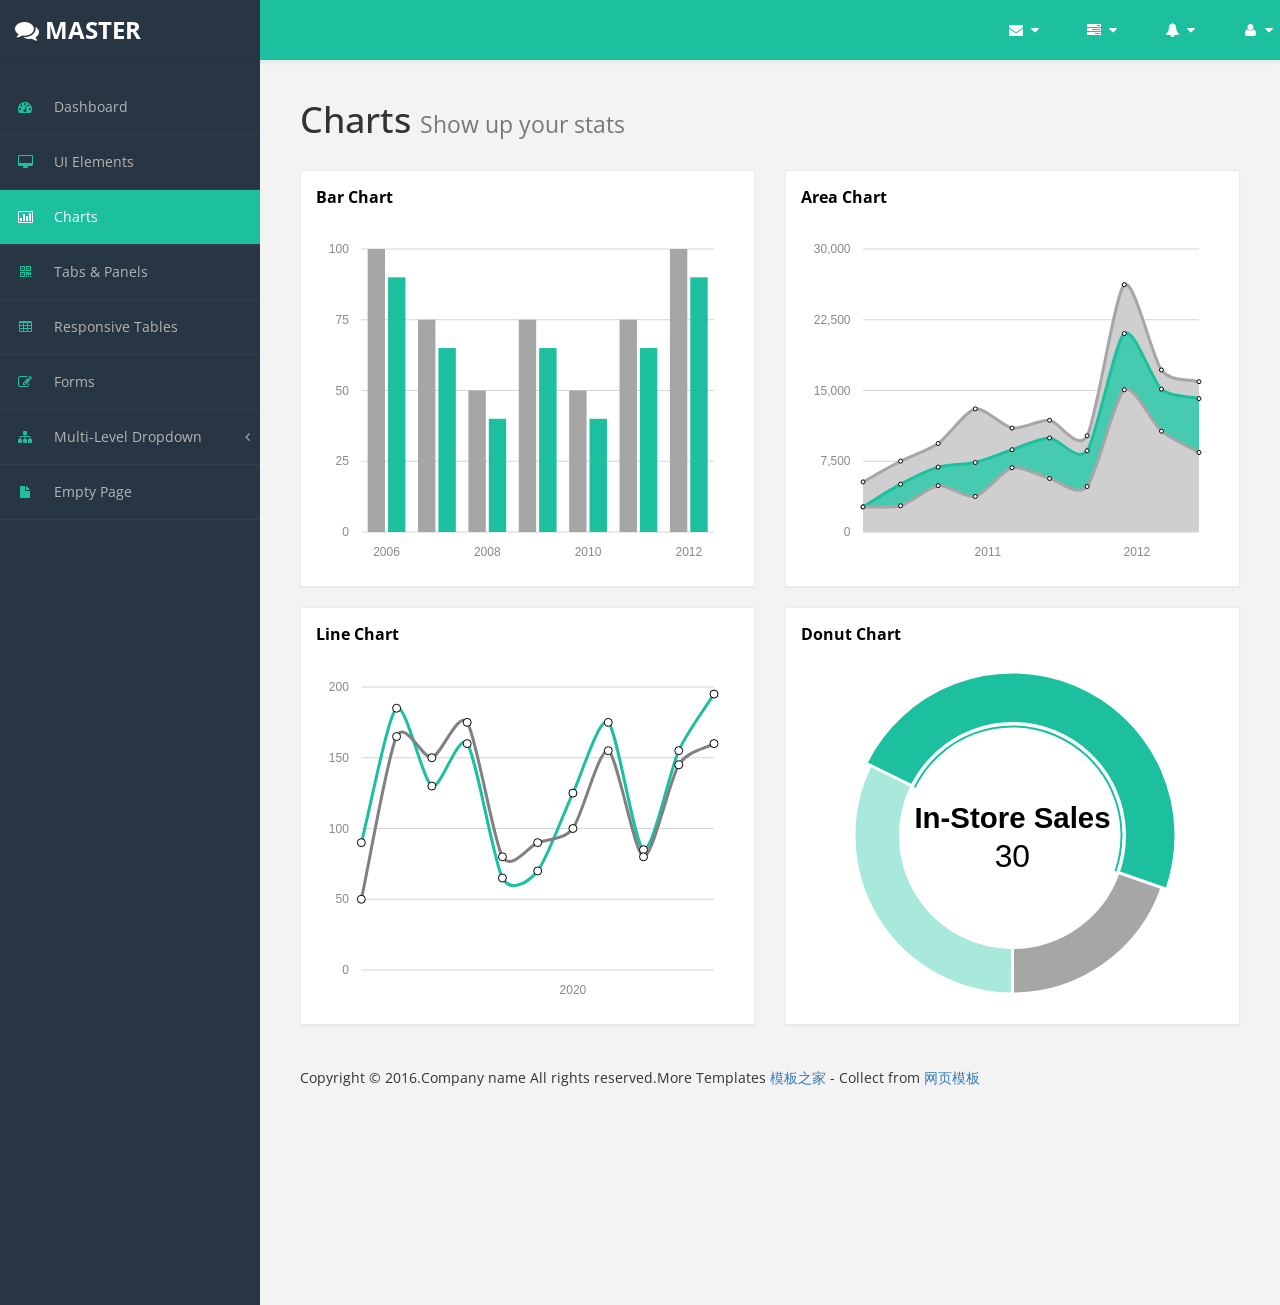
<file: 网页/后台/chart.html>
﻿<!DOCTYPE html>
<html xmlns="http://www.w3.org/1999/xhtml">
<head>
      <meta charset="utf-8" />
    <meta name="viewport" content="width=device-width, initial-scale=1.0" />
    <title>Home</title>
	<!-- Bootstrap Styles-->
    <link href="assets/css/bootstrap.css" rel="stylesheet" />
     <!-- FontAwesome Styles-->
    <link href="assets/css/font-awesome.css" rel="stylesheet" />
     <!-- Morris Chart Styles-->
    <link href="assets/js/morris/morris-0.4.3.min.css" rel="stylesheet" />
        <!-- Custom Styles-->
    <link href="assets/css/custom-styles.css" rel="stylesheet" />
     <!-- Google Fonts-->
   <link href='http://fonts.googleapis.com/css?family=Open+Sans' rel='stylesheet' type='text/css' />
</head>
<body>
    <div id="wrapper">
        <nav class="navbar navbar-default top-navbar" role="navigation">
            <div class="navbar-header">
                <button type="button" class="navbar-toggle" data-toggle="collapse" data-target=".sidebar-collapse">
                    <span class="sr-only">Toggle navigation</span>
                    <span class="icon-bar"></span>
                    <span class="icon-bar"></span>
                    <span class="icon-bar"></span>
                </button>
                <a class="navbar-brand" href="index.html"><i class="fa fa-comments"></i> <strong>MASTER </strong></a>
            </div>

            <ul class="nav navbar-top-links navbar-right">
                <li class="dropdown">
                    <a class="dropdown-toggle" data-toggle="dropdown" href="#" aria-expanded="false">
                        <i class="fa fa-envelope fa-fw"></i> <i class="fa fa-caret-down"></i>
                    </a>
                    <ul class="dropdown-menu dropdown-messages">
                        <li>
                            <a href="#">
                                <div>
                                    <strong>John Doe</strong>
                                    <span class="pull-right text-muted">
                                        <em>Today</em>
                                    </span>
                                </div>
                                <div>Lorem Ipsum has been the industry's standard dummy text ever since the 1500s...</div>
                            </a>
                        </li>
                        <li class="divider"></li>
                        <li>
                            <a href="#">
                                <div>
                                    <strong>John Smith</strong>
                                    <span class="pull-right text-muted">
                                        <em>Yesterday</em>
                                    </span>
                                </div>
                                <div>Lorem Ipsum has been the industry's standard dummy text ever since an kwilnw...</div>
                            </a>
                        </li>
                        <li class="divider"></li>
                        <li>
                            <a href="#">
                                <div>
                                    <strong>John Smith</strong>
                                    <span class="pull-right text-muted">
                                        <em>Yesterday</em>
                                    </span>
                                </div>
                                <div>Lorem Ipsum has been the industry's standard dummy text ever since the...</div>
                            </a>
                        </li>
                        <li class="divider"></li>
                        <li>
                            <a class="text-center" href="#">
                                <strong>Read All Messages</strong>
                                <i class="fa fa-angle-right"></i>
                            </a>
                        </li>
                    </ul>
                    <!-- /.dropdown-messages -->
                </li>
                <!-- /.dropdown -->
                <li class="dropdown">
                    <a class="dropdown-toggle" data-toggle="dropdown" href="#" aria-expanded="false">
                        <i class="fa fa-tasks fa-fw"></i> <i class="fa fa-caret-down"></i>
                    </a>
                    <ul class="dropdown-menu dropdown-tasks">
                        <li>
                            <a href="#">
                                <div>
                                    <p>
                                        <strong>Task 1</strong>
                                        <span class="pull-right text-muted">60% Complete</span>
                                    </p>
                                    <div class="progress progress-striped active">
                                        <div class="progress-bar progress-bar-success" role="progressbar" aria-valuenow="60" aria-valuemin="0" aria-valuemax="100" style="width: 60%">
                                            <span class="sr-only">60% Complete (success)</span>
                                        </div>
                                    </div>
                                </div>
                            </a>
                        </li>
                        <li class="divider"></li>
                        <li>
                            <a href="#">
                                <div>
                                    <p>
                                        <strong>Task 2</strong>
                                        <span class="pull-right text-muted">28% Complete</span>
                                    </p>
                                    <div class="progress progress-striped active">
                                        <div class="progress-bar progress-bar-info" role="progressbar" aria-valuenow="28" aria-valuemin="0" aria-valuemax="100" style="width: 28%">
                                            <span class="sr-only">28% Complete</span>
                                        </div>
                                    </div>
                                </div>
                            </a>
                        </li>
                        <li class="divider"></li>
                        <li>
                            <a href="#">
                                <div>
                                    <p>
                                        <strong>Task 3</strong>
                                        <span class="pull-right text-muted">60% Complete</span>
                                    </p>
                                    <div class="progress progress-striped active">
                                        <div class="progress-bar progress-bar-warning" role="progressbar" aria-valuenow="60" aria-valuemin="0" aria-valuemax="100" style="width: 60%">
                                            <span class="sr-only">60% Complete (warning)</span>
                                        </div>
                                    </div>
                                </div>
                            </a>
                        </li>
                        <li class="divider"></li>
                        <li>
                            <a href="#">
                                <div>
                                    <p>
                                        <strong>Task 4</strong>
                                        <span class="pull-right text-muted">85% Complete</span>
                                    </p>
                                    <div class="progress progress-striped active">
                                        <div class="progress-bar progress-bar-danger" role="progressbar" aria-valuenow="85" aria-valuemin="0" aria-valuemax="100" style="width: 85%">
                                            <span class="sr-only">85% Complete (danger)</span>
                                        </div>
                                    </div>
                                </div>
                            </a>
                        </li>
                        <li class="divider"></li>
                        <li>
                            <a class="text-center" href="#">
                                <strong>See All Tasks</strong>
                                <i class="fa fa-angle-right"></i>
                            </a>
                        </li>
                    </ul>
                    <!-- /.dropdown-tasks -->
                </li>
                <!-- /.dropdown -->
                <li class="dropdown">
                    <a class="dropdown-toggle" data-toggle="dropdown" href="#" aria-expanded="false">
                        <i class="fa fa-bell fa-fw"></i> <i class="fa fa-caret-down"></i>
                    </a>
                    <ul class="dropdown-menu dropdown-alerts">
                        <li>
                            <a href="#">
                                <div>
                                    <i class="fa fa-comment fa-fw"></i> New Comment
                                    <span class="pull-right text-muted small">4 min</span>
                                </div>
                            </a>
                        </li>
                        <li class="divider"></li>
                        <li>
                            <a href="#">
                                <div>
                                    <i class="fa fa-twitter fa-fw"></i> 3 New Followers
                                    <span class="pull-right text-muted small">12 min</span>
                                </div>
                            </a>
                        </li>
                        <li class="divider"></li>
                        <li>
                            <a href="#">
                                <div>
                                    <i class="fa fa-envelope fa-fw"></i> Message Sent
                                    <span class="pull-right text-muted small">4 min</span>
                                </div>
                            </a>
                        </li>
                        <li class="divider"></li>
                        <li>
                            <a href="#">
                                <div>
                                    <i class="fa fa-tasks fa-fw"></i> New Task
                                    <span class="pull-right text-muted small">4 min</span>
                                </div>
                            </a>
                        </li>
                        <li class="divider"></li>
                        <li>
                            <a href="#">
                                <div>
                                    <i class="fa fa-upload fa-fw"></i> Server Rebooted
                                    <span class="pull-right text-muted small">4 min</span>
                                </div>
                            </a>
                        </li>
                        <li class="divider"></li>
                        <li>
                            <a class="text-center" href="#">
                                <strong>See All Alerts</strong>
                                <i class="fa fa-angle-right"></i>
                            </a>
                        </li>
                    </ul>
                    <!-- /.dropdown-alerts -->
                </li>
                <!-- /.dropdown -->
                <li class="dropdown">
                    <a class="dropdown-toggle" data-toggle="dropdown" href="#" aria-expanded="false">
                        <i class="fa fa-user fa-fw"></i> <i class="fa fa-caret-down"></i>
                    </a>
                    <ul class="dropdown-menu dropdown-user">
                        <li><a href="#"><i class="fa fa-user fa-fw"></i> User Profile</a>
                        </li>
                        <li><a href="#"><i class="fa fa-gear fa-fw"></i> Settings</a>
                        </li>
                        <li class="divider"></li>
                        <li><a href="#"><i class="fa fa-sign-out fa-fw"></i> Logout</a>
                        </li>
                    </ul>
                    <!-- /.dropdown-user -->
                </li>
                <!-- /.dropdown -->
            </ul>
        </nav>
        <!--/. NAV TOP  -->
        <nav class="navbar-default navbar-side" role="navigation">
            <div class="sidebar-collapse">
                <ul class="nav" id="main-menu">

                    <li>
                        <a href="index.html"><i class="fa fa-dashboard"></i> Dashboard</a>
                    </li>
                    <li>
                        <a href="ui-elements.html"><i class="fa fa-desktop"></i> UI Elements</a>
                    </li>
					<li>
                        <a href="chart.html" class="active-menu"><i class="fa fa-bar-chart-o"></i> Charts</a>
                    </li>
                    <li>
                        <a href="tab-panel.html"><i class="fa fa-qrcode"></i> Tabs & Panels</a>
                    </li>
                    
                    <li>
                        <a href="table.html"><i class="fa fa-table"></i> Responsive Tables</a>
                    </li>
                    <li>
                        <a href="form.html"><i class="fa fa-edit"></i> Forms </a>
                    </li>


                    <li>
                        <a href="#"><i class="fa fa-sitemap"></i> Multi-Level Dropdown<span class="fa arrow"></span></a>
                        <ul class="nav nav-second-level">
                            <li>
                                <a href="#">Second Level Link</a>
                            </li>
                            <li>
                                <a href="#">Second Level Link</a>
                            </li>
                            <li>
                                <a href="#">Second Level Link<span class="fa arrow"></span></a>
                                <ul class="nav nav-third-level">
                                    <li>
                                        <a href="#">Third Level Link</a>
                                    </li>
                                    <li>
                                        <a href="#">Third Level Link</a>
                                    </li>
                                    <li>
                                        <a href="#">Third Level Link</a>
                                    </li>

                                </ul>

                            </li>
                        </ul>
                    </li>
                    <li>
                        <a href="empty.html"><i class="fa fa-fw fa-file"></i> Empty Page</a>
                    </li>
                </ul>

            </div>

        </nav>
        <!-- /. NAV SIDE  -->
        <div id="page-wrapper" >
            <div id="page-inner">
			 <div class="row">
                    <div class="col-md-12">
                        <h1 class="page-header">
                            Charts <small>Show up your stats</small>
                        </h1>
                    </div>
                </div> 
                 <!-- /. ROW  -->
             
                <div class="row"> 
                    
                      
                               <div class="col-md-6 col-sm-12 col-xs-12">                     
                    <div class="panel panel-default">
                        <div class="panel-heading">
                            Bar Chart
                        </div>
                        <div class="panel-body">
                            <div id="morris-bar-chart"></div>
                        </div>
                    </div>            
                </div>
                      <div class="col-md-6 col-sm-12 col-xs-12">                     
                    <div class="panel panel-default">
                        <div class="panel-heading">
                            Area Chart
                        </div>
                        <div class="panel-body">
                            <div id="morris-area-chart"></div>
                        </div>
                    </div>            
                </div> 
                
           </div>
                 <!-- /. ROW  -->
                <div class="row">                     
                      
                               <div class="col-md-6 col-sm-12 col-xs-12">                     
                    <div class="panel panel-default">
                        <div class="panel-heading">
                            Line Chart
                        </div>
                        <div class="panel-body">
                            <div id="morris-line-chart"></div>
                        </div>
                    </div>            
                </div>
                      <div class="col-md-6 col-sm-12 col-xs-12">                     
                    <div class="panel panel-default">
                        <div class="panel-heading">
                            Donut Chart
                        </div>
                        <div class="panel-body">                            
							<div id="morris-donut-chart"></div>
                        </div>
                    </div>            
                </div> 
                
           </div>
                 <!-- /. ROW  -->
				 <footer><p>Copyright &copy; 2016.Company name All rights reserved.More Templates <a href="http://www.cssmoban.com/" target="_blank" title="模板之家">模板之家</a> - Collect from <a href="http://www.cssmoban.com/" title="网页模板" target="_blank">网页模板</a></p></footer>
				</div>
             <!-- /. PAGE INNER  -->
            </div>
         <!-- /. PAGE WRAPPER  -->
        </div>
     <!-- /. WRAPPER  -->
    <!-- JS Scripts-->
    <!-- jQuery Js -->
    <script src="assets/js/jquery-1.10.2.js"></script>
      <!-- Bootstrap Js -->
    <script src="assets/js/bootstrap.min.js"></script>
    <!-- Metis Menu Js -->
    <script src="assets/js/jquery.metisMenu.js"></script>
     <!-- Morris Chart Js -->
     <script src="assets/js/morris/raphael-2.1.0.min.js"></script>
    <script src="assets/js/morris/morris.js"></script>
      <!-- Custom Js -->
    <script src="assets/js/custom-scripts.js"></script>
    
   
</body>
</html>
</file>
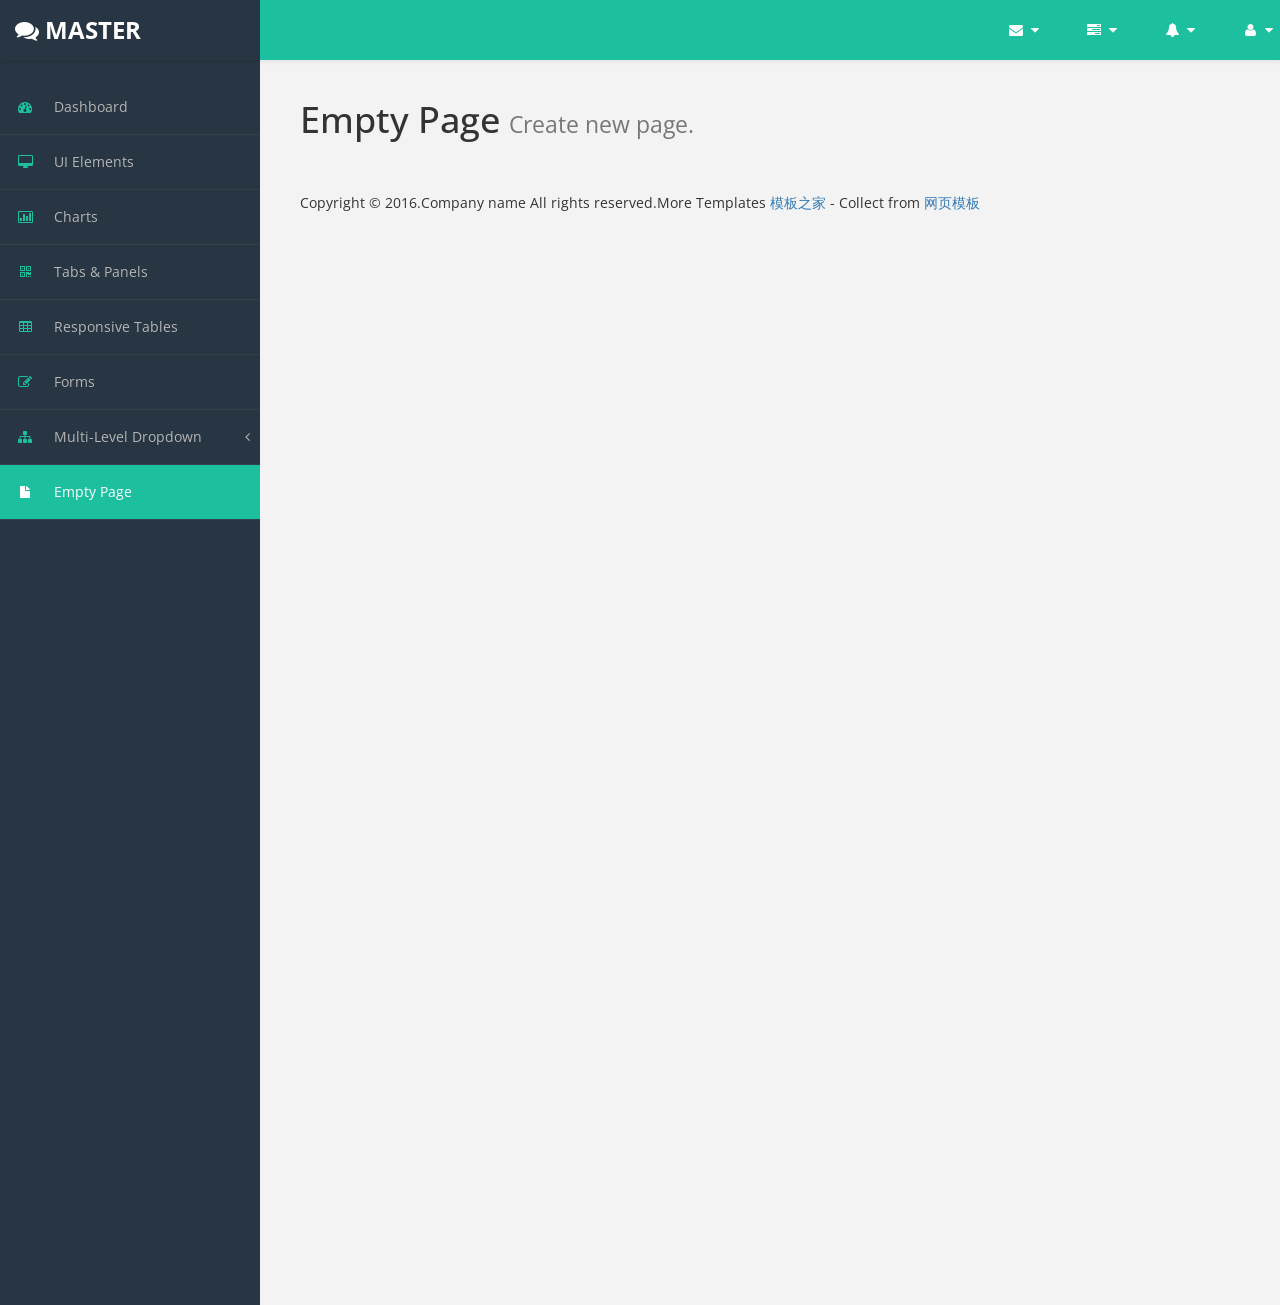
<file: 网页/后台/empty.html>
﻿<!DOCTYPE html>
<html xmlns="http://www.w3.org/1999/xhtml">
<head>
    <meta charset="utf-8" />
    <meta name="viewport" content="width=device-width, initial-scale=1.0" />
    <title></title>
	<!-- Bootstrap Styles-->
    <link href="assets/css/bootstrap.css" rel="stylesheet" />
     <!-- FontAwesome Styles-->
    <link href="assets/css/font-awesome.css" rel="stylesheet" />
        <!-- Custom Styles-->
    <link href="assets/css/custom-styles.css" rel="stylesheet" />
     <!-- Google Fonts-->
   <link href='http://fonts.googleapis.com/css?family=Open+Sans' rel='stylesheet' type='text/css' />
</head>
<body>
    <div id="wrapper">
        <nav class="navbar navbar-default top-navbar" role="navigation">
            <div class="navbar-header">
                <button type="button" class="navbar-toggle" data-toggle="collapse" data-target=".sidebar-collapse">
                    <span class="sr-only">Toggle navigation</span>
                    <span class="icon-bar"></span>
                    <span class="icon-bar"></span>
                    <span class="icon-bar"></span>
                </button>
                <a class="navbar-brand" href="index.html"><i class="fa fa-comments"></i> <strong>MASTER </strong></a>
            </div>

            <ul class="nav navbar-top-links navbar-right">
                <li class="dropdown">
                    <a class="dropdown-toggle" data-toggle="dropdown" href="#" aria-expanded="false">
                        <i class="fa fa-envelope fa-fw"></i> <i class="fa fa-caret-down"></i>
                    </a>
                    <ul class="dropdown-menu dropdown-messages">
                        <li>
                            <a href="#">
                                <div>
                                    <strong>John Doe</strong>
                                    <span class="pull-right text-muted">
                                        <em>Today</em>
                                    </span>
                                </div>
                                <div>Lorem Ipsum has been the industry's standard dummy text ever since the 1500s...</div>
                            </a>
                        </li>
                        <li class="divider"></li>
                        <li>
                            <a href="#">
                                <div>
                                    <strong>John Smith</strong>
                                    <span class="pull-right text-muted">
                                        <em>Yesterday</em>
                                    </span>
                                </div>
                                <div>Lorem Ipsum has been the industry's standard dummy text ever since an kwilnw...</div>
                            </a>
                        </li>
                        <li class="divider"></li>
                        <li>
                            <a href="#">
                                <div>
                                    <strong>John Smith</strong>
                                    <span class="pull-right text-muted">
                                        <em>Yesterday</em>
                                    </span>
                                </div>
                                <div>Lorem Ipsum has been the industry's standard dummy text ever since the...</div>
                            </a>
                        </li>
                        <li class="divider"></li>
                        <li>
                            <a class="text-center" href="#">
                                <strong>Read All Messages</strong>
                                <i class="fa fa-angle-right"></i>
                            </a>
                        </li>
                    </ul>
                    <!-- /.dropdown-messages -->
                </li>
                <!-- /.dropdown -->
                <li class="dropdown">
                    <a class="dropdown-toggle" data-toggle="dropdown" href="#" aria-expanded="false">
                        <i class="fa fa-tasks fa-fw"></i> <i class="fa fa-caret-down"></i>
                    </a>
                    <ul class="dropdown-menu dropdown-tasks">
                        <li>
                            <a href="#">
                                <div>
                                    <p>
                                        <strong>Task 1</strong>
                                        <span class="pull-right text-muted">60% Complete</span>
                                    </p>
                                    <div class="progress progress-striped active">
                                        <div class="progress-bar progress-bar-success" role="progressbar" aria-valuenow="60" aria-valuemin="0" aria-valuemax="100" style="width: 60%">
                                            <span class="sr-only">60% Complete (success)</span>
                                        </div>
                                    </div>
                                </div>
                            </a>
                        </li>
                        <li class="divider"></li>
                        <li>
                            <a href="#">
                                <div>
                                    <p>
                                        <strong>Task 2</strong>
                                        <span class="pull-right text-muted">28% Complete</span>
                                    </p>
                                    <div class="progress progress-striped active">
                                        <div class="progress-bar progress-bar-info" role="progressbar" aria-valuenow="28" aria-valuemin="0" aria-valuemax="100" style="width: 28%">
                                            <span class="sr-only">28% Complete</span>
                                        </div>
                                    </div>
                                </div>
                            </a>
                        </li>
                        <li class="divider"></li>
                        <li>
                            <a href="#">
                                <div>
                                    <p>
                                        <strong>Task 3</strong>
                                        <span class="pull-right text-muted">60% Complete</span>
                                    </p>
                                    <div class="progress progress-striped active">
                                        <div class="progress-bar progress-bar-warning" role="progressbar" aria-valuenow="60" aria-valuemin="0" aria-valuemax="100" style="width: 60%">
                                            <span class="sr-only">60% Complete (warning)</span>
                                        </div>
                                    </div>
                                </div>
                            </a>
                        </li>
                        <li class="divider"></li>
                        <li>
                            <a href="#">
                                <div>
                                    <p>
                                        <strong>Task 4</strong>
                                        <span class="pull-right text-muted">85% Complete</span>
                                    </p>
                                    <div class="progress progress-striped active">
                                        <div class="progress-bar progress-bar-danger" role="progressbar" aria-valuenow="85" aria-valuemin="0" aria-valuemax="100" style="width: 85%">
                                            <span class="sr-only">85% Complete (danger)</span>
                                        </div>
                                    </div>
                                </div>
                            </a>
                        </li>
                        <li class="divider"></li>
                        <li>
                            <a class="text-center" href="#">
                                <strong>See All Tasks</strong>
                                <i class="fa fa-angle-right"></i>
                            </a>
                        </li>
                    </ul>
                    <!-- /.dropdown-tasks -->
                </li>
                <!-- /.dropdown -->
                <li class="dropdown">
                    <a class="dropdown-toggle" data-toggle="dropdown" href="#" aria-expanded="false">
                        <i class="fa fa-bell fa-fw"></i> <i class="fa fa-caret-down"></i>
                    </a>
                    <ul class="dropdown-menu dropdown-alerts">
                        <li>
                            <a href="#">
                                <div>
                                    <i class="fa fa-comment fa-fw"></i> New Comment
                                    <span class="pull-right text-muted small">4 min</span>
                                </div>
                            </a>
                        </li>
                        <li class="divider"></li>
                        <li>
                            <a href="#">
                                <div>
                                    <i class="fa fa-twitter fa-fw"></i> 3 New Followers
                                    <span class="pull-right text-muted small">12 min</span>
                                </div>
                            </a>
                        </li>
                        <li class="divider"></li>
                        <li>
                            <a href="#">
                                <div>
                                    <i class="fa fa-envelope fa-fw"></i> Message Sent
                                    <span class="pull-right text-muted small">4 min</span>
                                </div>
                            </a>
                        </li>
                        <li class="divider"></li>
                        <li>
                            <a href="#">
                                <div>
                                    <i class="fa fa-tasks fa-fw"></i> New Task
                                    <span class="pull-right text-muted small">4 min</span>
                                </div>
                            </a>
                        </li>
                        <li class="divider"></li>
                        <li>
                            <a href="#">
                                <div>
                                    <i class="fa fa-upload fa-fw"></i> Server Rebooted
                                    <span class="pull-right text-muted small">4 min</span>
                                </div>
                            </a>
                        </li>
                        <li class="divider"></li>
                        <li>
                            <a class="text-center" href="#">
                                <strong>See All Alerts</strong>
                                <i class="fa fa-angle-right"></i>
                            </a>
                        </li>
                    </ul>
                    <!-- /.dropdown-alerts -->
                </li>
                <!-- /.dropdown -->
                <li class="dropdown">
                    <a class="dropdown-toggle" data-toggle="dropdown" href="#" aria-expanded="false">
                        <i class="fa fa-user fa-fw"></i> <i class="fa fa-caret-down"></i>
                    </a>
                    <ul class="dropdown-menu dropdown-user">
                        <li><a href="#"><i class="fa fa-user fa-fw"></i> User Profile</a>
                        </li>
                        <li><a href="#"><i class="fa fa-gear fa-fw"></i> Settings</a>
                        </li>
                        <li class="divider"></li>
                        <li><a href="#"><i class="fa fa-sign-out fa-fw"></i> Logout</a>
                        </li>
                    </ul>
                    <!-- /.dropdown-user -->
                </li>
                <!-- /.dropdown -->
            </ul>
        </nav>
        <!--/. NAV TOP  -->
        <nav class="navbar-default navbar-side" role="navigation">
            <div class="sidebar-collapse">
                <ul class="nav" id="main-menu">

                    <li>
                        <a href="index.html"><i class="fa fa-dashboard"></i> Dashboard</a>
                    </li>
                    <li>
                        <a href="ui-elements.html"><i class="fa fa-desktop"></i> UI Elements</a>
                    </li>
					<li>
                        <a href="chart.html"><i class="fa fa-bar-chart-o"></i> Charts</a>
                    </li>
                    <li>
                        <a href="tab-panel.html"><i class="fa fa-qrcode"></i> Tabs & Panels</a>
                    </li>
                    
                    <li>
                        <a href="table.html"><i class="fa fa-table"></i> Responsive Tables</a>
                    </li>
                    <li>
                        <a href="form.html"><i class="fa fa-edit"></i> Forms </a>
                    </li>


                    <li>
                        <a href="#"><i class="fa fa-sitemap"></i> Multi-Level Dropdown<span class="fa arrow"></span></a>
                        <ul class="nav nav-second-level">
                            <li>
                                <a href="#">Second Level Link</a>
                            </li>
                            <li>
                                <a href="#">Second Level Link</a>
                            </li>
                            <li>
                                <a href="#">Second Level Link<span class="fa arrow"></span></a>
                                <ul class="nav nav-third-level">
                                    <li>
                                        <a href="#">Third Level Link</a>
                                    </li>
                                    <li>
                                        <a href="#">Third Level Link</a>
                                    </li>
                                    <li>
                                        <a href="#">Third Level Link</a>
                                    </li>

                                </ul>

                            </li>
                        </ul>
                    </li>
                    <li>
                        <a class="active-menu" href="empty.html"><i class="fa fa-fw fa-file"></i> Empty Page</a>
                    </li>
                </ul>

            </div>

        </nav>
        <!-- /. NAV SIDE  -->
        <div id="page-wrapper" >
            <div id="page-inner">
			 <div class="row">
                    <div class="col-md-12">
                        <h1 class="page-header">
                            Empty Page <small>Create new page.</small>
                        </h1>
                    </div>
                </div> 
                 <!-- /. ROW  -->
				 <footer><p>Copyright &copy; 2016.Company name All rights reserved.More Templates <a href="http://www.cssmoban.com/" target="_blank" title="模板之家">模板之家</a> - Collect from <a href="http://www.cssmoban.com/" title="网页模板" target="_blank">网页模板</a></p></footer>
				</div>
             <!-- /. PAGE INNER  -->
            </div>
         <!-- /. PAGE WRAPPER  -->
        </div>
     <!-- /. WRAPPER  -->
    <!-- JS Scripts-->
    <!-- jQuery Js -->
    <script src="assets/js/jquery-1.10.2.js"></script>
      <!-- Bootstrap Js -->
    <script src="assets/js/bootstrap.min.js"></script>
    <!-- Metis Menu Js -->
    <script src="assets/js/jquery.metisMenu.js"></script>
      <!-- Custom Js -->
    <script src="assets/js/custom-scripts.js"></script>
    
   
</body>
</html>
</file>
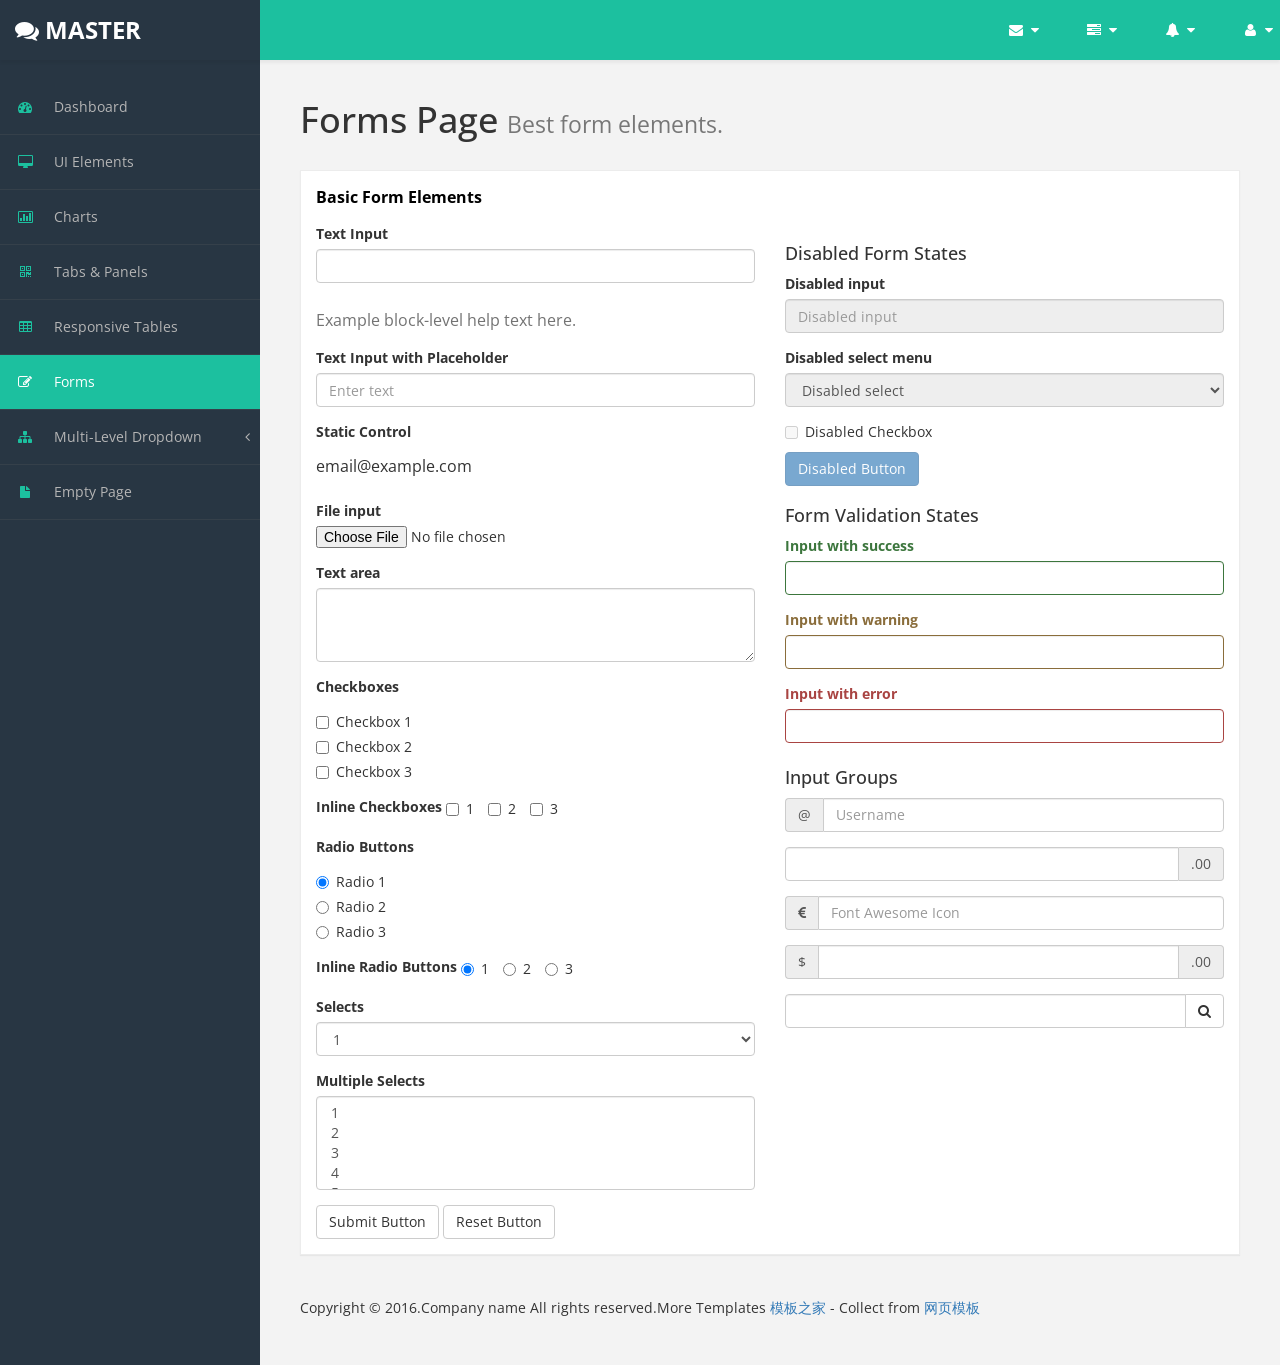
<file: 网页/后台/form.html>
﻿<!DOCTYPE html>
<html xmlns="http://www.w3.org/1999/xhtml">
<head>
      <meta charset="utf-8" />
    <meta name="viewport" content="width=device-width, initial-scale=1.0" />
    <title></title>
	<!-- Bootstrap Styles-->
    <link href="assets/css/bootstrap.css" rel="stylesheet" />
     <!-- FontAwesome Styles-->
    <link href="assets/css/font-awesome.css" rel="stylesheet" />
        <!-- Custom Styles-->
    <link href="assets/css/custom-styles.css" rel="stylesheet" />
     <!-- Google Fonts-->
   <link href='http://fonts.googleapis.com/css?family=Open+Sans' rel='stylesheet' type='text/css' />
</head>
<body>
    <div id="wrapper">
        <nav class="navbar navbar-default top-navbar" role="navigation">
            <div class="navbar-header">
                <button type="button" class="navbar-toggle" data-toggle="collapse" data-target=".sidebar-collapse">
                    <span class="sr-only">Toggle navigation</span>
                    <span class="icon-bar"></span>
                    <span class="icon-bar"></span>
                    <span class="icon-bar"></span>
                </button>
                <a class="navbar-brand" href="index.html"><i class="fa fa-comments"></i> <strong>MASTER </strong></a>
            </div>

            <ul class="nav navbar-top-links navbar-right">
                <li class="dropdown">
                    <a class="dropdown-toggle" data-toggle="dropdown" href="#" aria-expanded="false">
                        <i class="fa fa-envelope fa-fw"></i> <i class="fa fa-caret-down"></i>
                    </a>
                    <ul class="dropdown-menu dropdown-messages">
                        <li>
                            <a href="#">
                                <div>
                                    <strong>John Doe</strong>
                                    <span class="pull-right text-muted">
                                        <em>Today</em>
                                    </span>
                                </div>
                                <div>Lorem Ipsum has been the industry's standard dummy text ever since the 1500s...</div>
                            </a>
                        </li>
                        <li class="divider"></li>
                        <li>
                            <a href="#">
                                <div>
                                    <strong>John Smith</strong>
                                    <span class="pull-right text-muted">
                                        <em>Yesterday</em>
                                    </span>
                                </div>
                                <div>Lorem Ipsum has been the industry's standard dummy text ever since an kwilnw...</div>
                            </a>
                        </li>
                        <li class="divider"></li>
                        <li>
                            <a href="#">
                                <div>
                                    <strong>John Smith</strong>
                                    <span class="pull-right text-muted">
                                        <em>Yesterday</em>
                                    </span>
                                </div>
                                <div>Lorem Ipsum has been the industry's standard dummy text ever since the...</div>
                            </a>
                        </li>
                        <li class="divider"></li>
                        <li>
                            <a class="text-center" href="#">
                                <strong>Read All Messages</strong>
                                <i class="fa fa-angle-right"></i>
                            </a>
                        </li>
                    </ul>
                    <!-- /.dropdown-messages -->
                </li>
                <!-- /.dropdown -->
                <li class="dropdown">
                    <a class="dropdown-toggle" data-toggle="dropdown" href="#" aria-expanded="false">
                        <i class="fa fa-tasks fa-fw"></i> <i class="fa fa-caret-down"></i>
                    </a>
                    <ul class="dropdown-menu dropdown-tasks">
                        <li>
                            <a href="#">
                                <div>
                                    <p>
                                        <strong>Task 1</strong>
                                        <span class="pull-right text-muted">60% Complete</span>
                                    </p>
                                    <div class="progress progress-striped active">
                                        <div class="progress-bar progress-bar-success" role="progressbar" aria-valuenow="60" aria-valuemin="0" aria-valuemax="100" style="width: 60%">
                                            <span class="sr-only">60% Complete (success)</span>
                                        </div>
                                    </div>
                                </div>
                            </a>
                        </li>
                        <li class="divider"></li>
                        <li>
                            <a href="#">
                                <div>
                                    <p>
                                        <strong>Task 2</strong>
                                        <span class="pull-right text-muted">28% Complete</span>
                                    </p>
                                    <div class="progress progress-striped active">
                                        <div class="progress-bar progress-bar-info" role="progressbar" aria-valuenow="28" aria-valuemin="0" aria-valuemax="100" style="width: 28%">
                                            <span class="sr-only">28% Complete</span>
                                        </div>
                                    </div>
                                </div>
                            </a>
                        </li>
                        <li class="divider"></li>
                        <li>
                            <a href="#">
                                <div>
                                    <p>
                                        <strong>Task 3</strong>
                                        <span class="pull-right text-muted">60% Complete</span>
                                    </p>
                                    <div class="progress progress-striped active">
                                        <div class="progress-bar progress-bar-warning" role="progressbar" aria-valuenow="60" aria-valuemin="0" aria-valuemax="100" style="width: 60%">
                                            <span class="sr-only">60% Complete (warning)</span>
                                        </div>
                                    </div>
                                </div>
                            </a>
                        </li>
                        <li class="divider"></li>
                        <li>
                            <a href="#">
                                <div>
                                    <p>
                                        <strong>Task 4</strong>
                                        <span class="pull-right text-muted">85% Complete</span>
                                    </p>
                                    <div class="progress progress-striped active">
                                        <div class="progress-bar progress-bar-danger" role="progressbar" aria-valuenow="85" aria-valuemin="0" aria-valuemax="100" style="width: 85%">
                                            <span class="sr-only">85% Complete (danger)</span>
                                        </div>
                                    </div>
                                </div>
                            </a>
                        </li>
                        <li class="divider"></li>
                        <li>
                            <a class="text-center" href="#">
                                <strong>See All Tasks</strong>
                                <i class="fa fa-angle-right"></i>
                            </a>
                        </li>
                    </ul>
                    <!-- /.dropdown-tasks -->
                </li>
                <!-- /.dropdown -->
                <li class="dropdown">
                    <a class="dropdown-toggle" data-toggle="dropdown" href="#" aria-expanded="false">
                        <i class="fa fa-bell fa-fw"></i> <i class="fa fa-caret-down"></i>
                    </a>
                    <ul class="dropdown-menu dropdown-alerts">
                        <li>
                            <a href="#">
                                <div>
                                    <i class="fa fa-comment fa-fw"></i> New Comment
                                    <span class="pull-right text-muted small">4 min</span>
                                </div>
                            </a>
                        </li>
                        <li class="divider"></li>
                        <li>
                            <a href="#">
                                <div>
                                    <i class="fa fa-twitter fa-fw"></i> 3 New Followers
                                    <span class="pull-right text-muted small">12 min</span>
                                </div>
                            </a>
                        </li>
                        <li class="divider"></li>
                        <li>
                            <a href="#">
                                <div>
                                    <i class="fa fa-envelope fa-fw"></i> Message Sent
                                    <span class="pull-right text-muted small">4 min</span>
                                </div>
                            </a>
                        </li>
                        <li class="divider"></li>
                        <li>
                            <a href="#">
                                <div>
                                    <i class="fa fa-tasks fa-fw"></i> New Task
                                    <span class="pull-right text-muted small">4 min</span>
                                </div>
                            </a>
                        </li>
                        <li class="divider"></li>
                        <li>
                            <a href="#">
                                <div>
                                    <i class="fa fa-upload fa-fw"></i> Server Rebooted
                                    <span class="pull-right text-muted small">4 min</span>
                                </div>
                            </a>
                        </li>
                        <li class="divider"></li>
                        <li>
                            <a class="text-center" href="#">
                                <strong>See All Alerts</strong>
                                <i class="fa fa-angle-right"></i>
                            </a>
                        </li>
                    </ul>
                    <!-- /.dropdown-alerts -->
                </li>
                <!-- /.dropdown -->
                <li class="dropdown">
                    <a class="dropdown-toggle" data-toggle="dropdown" href="#" aria-expanded="false">
                        <i class="fa fa-user fa-fw"></i> <i class="fa fa-caret-down"></i>
                    </a>
                    <ul class="dropdown-menu dropdown-user">
                        <li><a href="#"><i class="fa fa-user fa-fw"></i> User Profile</a>
                        </li>
                        <li><a href="#"><i class="fa fa-gear fa-fw"></i> Settings</a>
                        </li>
                        <li class="divider"></li>
                        <li><a href="#"><i class="fa fa-sign-out fa-fw"></i> Logout</a>
                        </li>
                    </ul>
                    <!-- /.dropdown-user -->
                </li>
                <!-- /.dropdown -->
            </ul>
        </nav>
        <!--/. NAV TOP  -->
        <nav class="navbar-default navbar-side" role="navigation">
            <div class="sidebar-collapse">
                <ul class="nav" id="main-menu">

                    <li>
                        <a href="index.html"><i class="fa fa-dashboard"></i> Dashboard</a>
                    </li>
                    <li>
                        <a href="ui-elements.html"><i class="fa fa-desktop"></i> UI Elements</a>
                    </li>
					<li>
                        <a href="chart.html"><i class="fa fa-bar-chart-o"></i> Charts</a>
                    </li>
                    <li>
                        <a href="tab-panel.html"><i class="fa fa-qrcode"></i> Tabs & Panels</a>
                    </li>
                    
                    <li>
                        <a href="table.html"><i class="fa fa-table"></i> Responsive Tables</a>
                    </li>
                    <li>
                        <a href="form.html" class="active-menu"><i class="fa fa-edit"></i> Forms </a>
                    </li>


                    <li>
                        <a href="#"><i class="fa fa-sitemap"></i> Multi-Level Dropdown<span class="fa arrow"></span></a>
                        <ul class="nav nav-second-level">
                            <li>
                                <a href="#">Second Level Link</a>
                            </li>
                            <li>
                                <a href="#">Second Level Link</a>
                            </li>
                            <li>
                                <a href="#">Second Level Link<span class="fa arrow"></span></a>
                                <ul class="nav nav-third-level">
                                    <li>
                                        <a href="#">Third Level Link</a>
                                    </li>
                                    <li>
                                        <a href="#">Third Level Link</a>
                                    </li>
                                    <li>
                                        <a href="#">Third Level Link</a>
                                    </li>

                                </ul>

                            </li>
                        </ul>
                    </li>
                    <li>
                        <a href="empty.html"><i class="fa fa-fw fa-file"></i> Empty Page</a>
                    </li>
                </ul>

            </div>

        </nav>
        <!-- /. NAV SIDE  -->
        <div id="page-wrapper" >
            <div id="page-inner">
			 <div class="row">
                    <div class="col-md-12">
                        <h1 class="page-header">
                            Forms Page <small>Best form elements.</small>
                        </h1>
                    </div>
                </div> 
                 <!-- /. ROW  -->
              <div class="row">
                <div class="col-lg-12">
                    <div class="panel panel-default">
                        <div class="panel-heading">
                            Basic Form Elements
                        </div>
                        <div class="panel-body">
                            <div class="row">
                                <div class="col-lg-6">
                                    <form role="form">
                                        <div class="form-group">
                                            <label>Text Input</label>
                                            <input class="form-control">
                                            <p class="help-block">Example block-level help text here.</p>
                                        </div>
                                        <div class="form-group">
                                            <label>Text Input with Placeholder</label>
                                            <input class="form-control" placeholder="Enter text">
                                        </div>
                                        <div class="form-group">
                                            <label>Static Control</label>
                                            <p class="form-control-static">email@example.com</p>
                                        </div>
                                        <div class="form-group">
                                            <label>File input</label>
                                            <input type="file">
                                        </div>
                                        <div class="form-group">
                                            <label>Text area</label>
                                            <textarea class="form-control" rows="3"></textarea>
                                        </div>
                                        <div class="form-group">
                                            <label>Checkboxes</label>
                                            <div class="checkbox">
                                                <label>
                                                    <input type="checkbox" value="">Checkbox 1
                                                </label>
                                            </div>
                                            <div class="checkbox">
                                                <label>
                                                    <input type="checkbox" value="">Checkbox 2
                                                </label>
                                            </div>
                                            <div class="checkbox">
                                                <label>
                                                    <input type="checkbox" value="">Checkbox 3
                                                </label>
                                            </div>
                                        </div>
                                        <div class="form-group">
                                            <label>Inline Checkboxes</label>
                                            <label class="checkbox-inline">
                                                <input type="checkbox">1
                                            </label>
                                            <label class="checkbox-inline">
                                                <input type="checkbox">2
                                            </label>
                                            <label class="checkbox-inline">
                                                <input type="checkbox">3
                                            </label>
                                        </div>
                                        <div class="form-group">
                                            <label>Radio Buttons</label>
                                            <div class="radio">
                                                <label>
                                                    <input type="radio" name="optionsRadios" id="optionsRadios1" value="option1" checked="">Radio 1
                                                </label>
                                            </div>
                                            <div class="radio">
                                                <label>
                                                    <input type="radio" name="optionsRadios" id="optionsRadios2" value="option2">Radio 2
                                                </label>
                                            </div>
                                            <div class="radio">
                                                <label>
                                                    <input type="radio" name="optionsRadios" id="optionsRadios3" value="option3">Radio 3
                                                </label>
                                            </div>
                                        </div>
                                        <div class="form-group">
                                            <label>Inline Radio Buttons</label>
                                            <label class="radio-inline">
                                                <input type="radio" name="optionsRadiosInline" id="optionsRadiosInline1" value="option1" checked="">1
                                            </label>
                                            <label class="radio-inline">
                                                <input type="radio" name="optionsRadiosInline" id="optionsRadiosInline2" value="option2">2
                                            </label>
                                            <label class="radio-inline">
                                                <input type="radio" name="optionsRadiosInline" id="optionsRadiosInline3" value="option3">3
                                            </label>
                                        </div>
                                        <div class="form-group">
                                            <label>Selects</label>
                                            <select class="form-control">
                                                <option>1</option>
                                                <option>2</option>
                                                <option>3</option>
                                                <option>4</option>
                                                <option>5</option>
                                            </select>
                                        </div>
                                        <div class="form-group">
                                            <label>Multiple Selects</label>
                                            <select multiple="" class="form-control">
                                                <option>1</option>
                                                <option>2</option>
                                                <option>3</option>
                                                <option>4</option>
                                                <option>5</option>
                                            </select>
                                        </div>
                                        <button type="submit" class="btn btn-default">Submit Button</button>
                                        <button type="reset" class="btn btn-default">Reset Button</button>
                                    </form>
                                </div>
                                <!-- /.col-lg-6 (nested) -->
                                <div class="col-lg-6">
                                    <h4>Disabled Form States</h4>
                                    <form role="form">
                                        <fieldset disabled="">
                                            <div class="form-group">
                                                <label for="disabledSelect">Disabled input</label>
                                                <input class="form-control" id="disabledInput" type="text" placeholder="Disabled input" disabled="">
                                            </div>
                                            <div class="form-group">
                                                <label for="disabledSelect">Disabled select menu</label>
                                                <select id="disabledSelect" class="form-control">
                                                    <option>Disabled select</option>
                                                </select>
                                            </div>
                                            <div class="checkbox">
                                                <label>
                                                    <input type="checkbox">Disabled Checkbox
                                                </label>
                                            </div>
                                            <button type="submit" class="btn btn-primary">Disabled Button</button>
                                        </fieldset>
                                    </form>
                                    <h4>Form Validation States</h4>
                                    <form role="form">
                                        <div class="form-group has-success">
                                            <label class="control-label" for="inputSuccess">Input with success</label>
                                            <input type="text" class="form-control" id="inputSuccess">
                                        </div>
                                        <div class="form-group has-warning">
                                            <label class="control-label" for="inputWarning">Input with warning</label>
                                            <input type="text" class="form-control" id="inputWarning">
                                        </div>
                                        <div class="form-group has-error">
                                            <label class="control-label" for="inputError">Input with error</label>
                                            <input type="text" class="form-control" id="inputError">
                                        </div>
                                    </form>
                                    <h4>Input Groups</h4>
                                    <form role="form">
                                        <div class="form-group input-group">
                                            <span class="input-group-addon">@</span>
                                            <input type="text" class="form-control" placeholder="Username">
                                        </div>
                                        <div class="form-group input-group">
                                            <input type="text" class="form-control">
                                            <span class="input-group-addon">.00</span>
                                        </div>
                                        <div class="form-group input-group">
                                            <span class="input-group-addon"><i class="fa fa-eur"></i>
                                            </span>
                                            <input type="text" class="form-control" placeholder="Font Awesome Icon">
                                        </div>
                                        <div class="form-group input-group">
                                            <span class="input-group-addon">$</span>
                                            <input type="text" class="form-control">
                                            <span class="input-group-addon">.00</span>
                                        </div>
                                        <div class="form-group input-group">
                                            <input type="text" class="form-control">
                                            <span class="input-group-btn">
                                                <button class="btn btn-default" type="button"><i class="fa fa-search"></i>
                                                </button>
                                            </span>
                                        </div>
                                    </form>
                                </div>
                                <!-- /.col-lg-6 (nested) -->
                            </div>
                            <!-- /.row (nested) -->
                        </div>
                        <!-- /.panel-body -->
                    </div>
                    <!-- /.panel -->
                </div>
                <!-- /.col-lg-12 -->
            </div>
			<footer><p>Copyright &copy; 2016.Company name All rights reserved.More Templates <a href="http://www.cssmoban.com/" target="_blank" title="模板之家">模板之家</a> - Collect from <a href="http://www.cssmoban.com/" title="网页模板" target="_blank">网页模板</a></p></footer>
			</div>
             <!-- /. PAGE INNER  -->
            </div>
         <!-- /. PAGE WRAPPER  -->
        </div>
     <!-- /. WRAPPER  -->
    <!-- JS Scripts-->
    <!-- jQuery Js -->
    <script src="assets/js/jquery-1.10.2.js"></script>
      <!-- Bootstrap Js -->
    <script src="assets/js/bootstrap.min.js"></script>
    <!-- Metis Menu Js -->
    <script src="assets/js/jquery.metisMenu.js"></script>
      <!-- Custom Js -->
    <script src="assets/js/custom-scripts.js"></script>
    
   
</body>
</html>
</file>
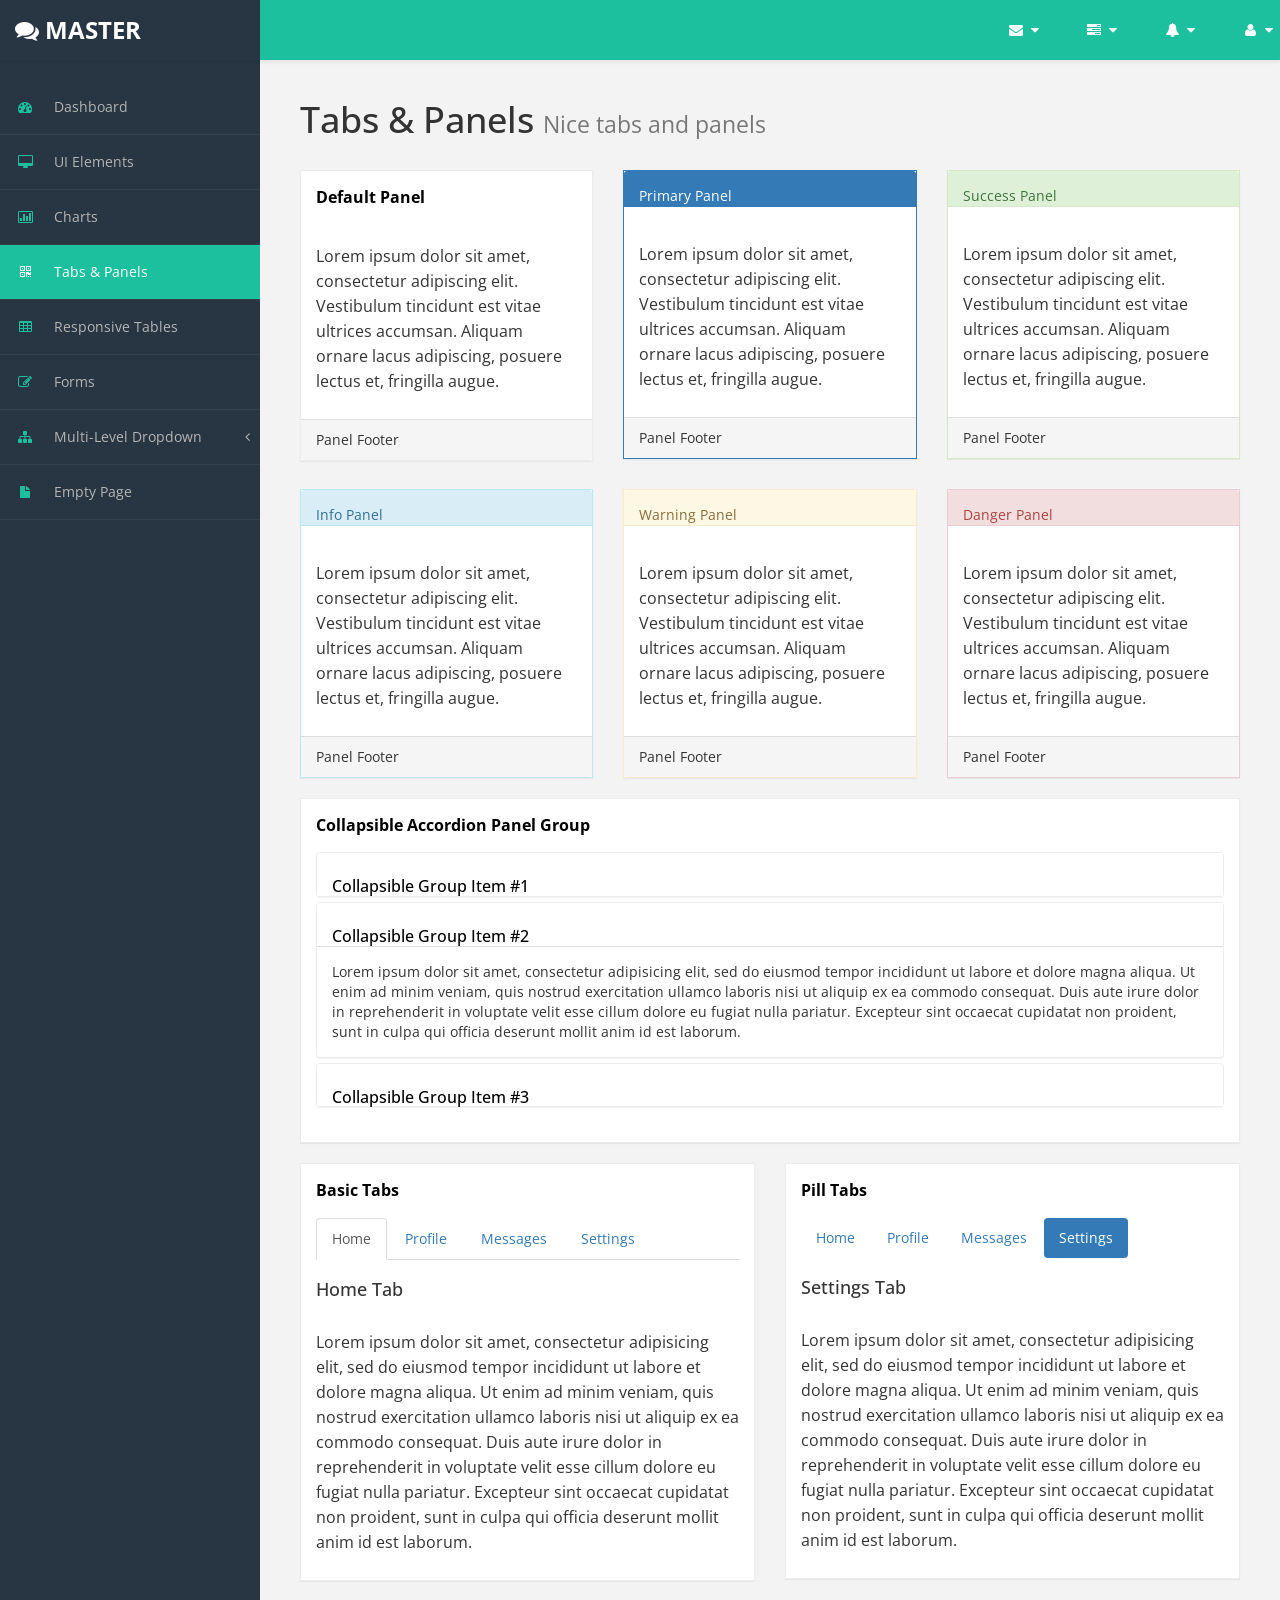
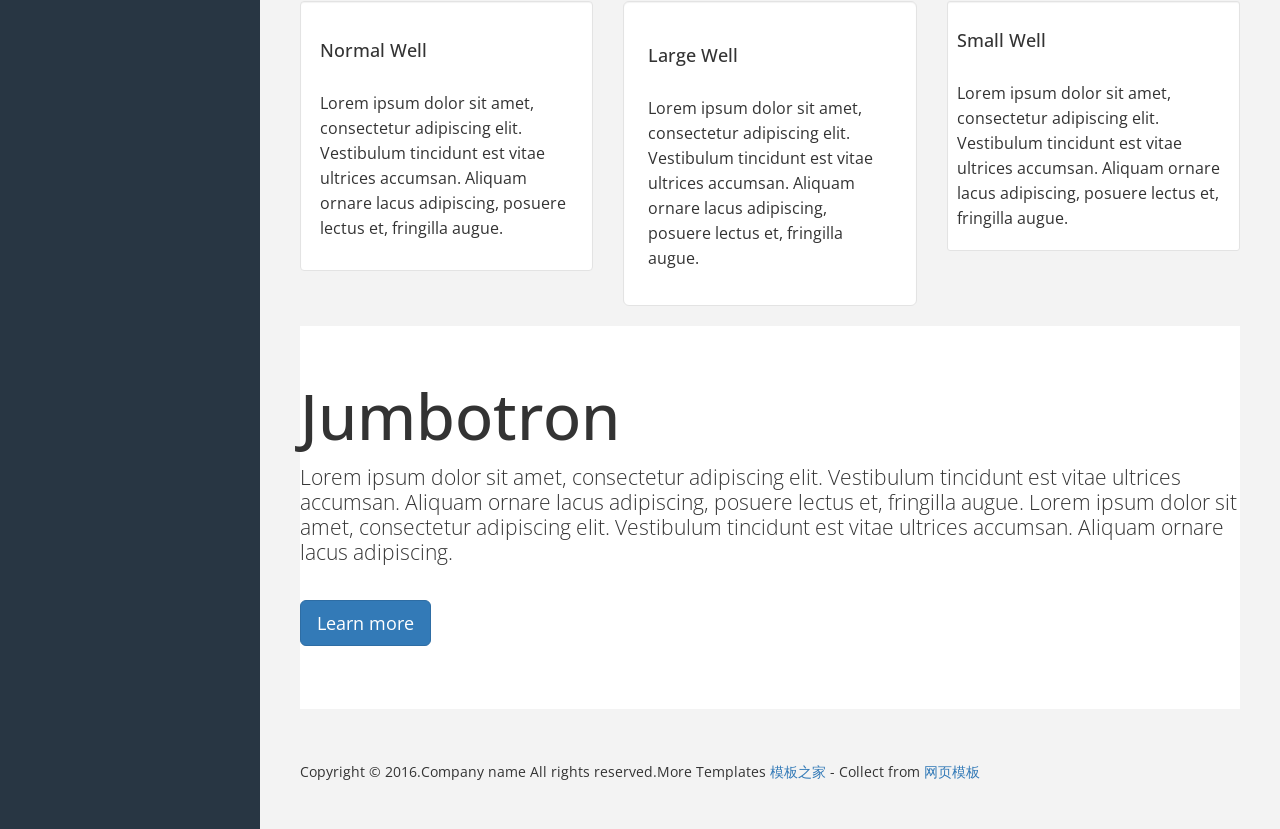
<file: 网页/后台/tab-panel.html>
﻿<!DOCTYPE html>
<html xmlns="http://www.w3.org/1999/xhtml">
<head>
      <meta charset="utf-8" />
    <meta name="viewport" content="width=device-width, initial-scale=1.0" />
    <title></title>
	<!-- Bootstrap Styles-->
    <link href="assets/css/bootstrap.css" rel="stylesheet" />
     <!-- FontAwesome Styles-->
    <link href="assets/css/font-awesome.css" rel="stylesheet" />
        <!-- Custom Styles-->
    <link href="assets/css/custom-styles.css" rel="stylesheet" />
     <!-- Google Fonts-->
   <link href='http://fonts.googleapis.com/css?family=Open+Sans' rel='stylesheet' type='text/css' />
</head>
<body>
    <div id="wrapper">
        <nav class="navbar navbar-default top-navbar" role="navigation">
            <div class="navbar-header">
                <button type="button" class="navbar-toggle" data-toggle="collapse" data-target=".sidebar-collapse">
                    <span class="sr-only">Toggle navigation</span>
                    <span class="icon-bar"></span>
                    <span class="icon-bar"></span>
                    <span class="icon-bar"></span>
                </button>
                <a class="navbar-brand" href="index.html"><i class="fa fa-comments"></i> <strong>MASTER </strong></a>
            </div>

            <ul class="nav navbar-top-links navbar-right">
                <li class="dropdown">
                    <a class="dropdown-toggle" data-toggle="dropdown" href="#" aria-expanded="false">
                        <i class="fa fa-envelope fa-fw"></i> <i class="fa fa-caret-down"></i>
                    </a>
                    <ul class="dropdown-menu dropdown-messages">
                        <li>
                            <a href="#">
                                <div>
                                    <strong>John Doe</strong>
                                    <span class="pull-right text-muted">
                                        <em>Today</em>
                                    </span>
                                </div>
                                <div>Lorem Ipsum has been the industry's standard dummy text ever since the 1500s...</div>
                            </a>
                        </li>
                        <li class="divider"></li>
                        <li>
                            <a href="#">
                                <div>
                                    <strong>John Smith</strong>
                                    <span class="pull-right text-muted">
                                        <em>Yesterday</em>
                                    </span>
                                </div>
                                <div>Lorem Ipsum has been the industry's standard dummy text ever since an kwilnw...</div>
                            </a>
                        </li>
                        <li class="divider"></li>
                        <li>
                            <a href="#">
                                <div>
                                    <strong>John Smith</strong>
                                    <span class="pull-right text-muted">
                                        <em>Yesterday</em>
                                    </span>
                                </div>
                                <div>Lorem Ipsum has been the industry's standard dummy text ever since the...</div>
                            </a>
                        </li>
                        <li class="divider"></li>
                        <li>
                            <a class="text-center" href="#">
                                <strong>Read All Messages</strong>
                                <i class="fa fa-angle-right"></i>
                            </a>
                        </li>
                    </ul>
                    <!-- /.dropdown-messages -->
                </li>
                <!-- /.dropdown -->
                <li class="dropdown">
                    <a class="dropdown-toggle" data-toggle="dropdown" href="#" aria-expanded="false">
                        <i class="fa fa-tasks fa-fw"></i> <i class="fa fa-caret-down"></i>
                    </a>
                    <ul class="dropdown-menu dropdown-tasks">
                        <li>
                            <a href="#">
                                <div>
                                    <p>
                                        <strong>Task 1</strong>
                                        <span class="pull-right text-muted">60% Complete</span>
                                    </p>
                                    <div class="progress progress-striped active">
                                        <div class="progress-bar progress-bar-success" role="progressbar" aria-valuenow="60" aria-valuemin="0" aria-valuemax="100" style="width: 60%">
                                            <span class="sr-only">60% Complete (success)</span>
                                        </div>
                                    </div>
                                </div>
                            </a>
                        </li>
                        <li class="divider"></li>
                        <li>
                            <a href="#">
                                <div>
                                    <p>
                                        <strong>Task 2</strong>
                                        <span class="pull-right text-muted">28% Complete</span>
                                    </p>
                                    <div class="progress progress-striped active">
                                        <div class="progress-bar progress-bar-info" role="progressbar" aria-valuenow="28" aria-valuemin="0" aria-valuemax="100" style="width: 28%">
                                            <span class="sr-only">28% Complete</span>
                                        </div>
                                    </div>
                                </div>
                            </a>
                        </li>
                        <li class="divider"></li>
                        <li>
                            <a href="#">
                                <div>
                                    <p>
                                        <strong>Task 3</strong>
                                        <span class="pull-right text-muted">60% Complete</span>
                                    </p>
                                    <div class="progress progress-striped active">
                                        <div class="progress-bar progress-bar-warning" role="progressbar" aria-valuenow="60" aria-valuemin="0" aria-valuemax="100" style="width: 60%">
                                            <span class="sr-only">60% Complete (warning)</span>
                                        </div>
                                    </div>
                                </div>
                            </a>
                        </li>
                        <li class="divider"></li>
                        <li>
                            <a href="#">
                                <div>
                                    <p>
                                        <strong>Task 4</strong>
                                        <span class="pull-right text-muted">85% Complete</span>
                                    </p>
                                    <div class="progress progress-striped active">
                                        <div class="progress-bar progress-bar-danger" role="progressbar" aria-valuenow="85" aria-valuemin="0" aria-valuemax="100" style="width: 85%">
                                            <span class="sr-only">85% Complete (danger)</span>
                                        </div>
                                    </div>
                                </div>
                            </a>
                        </li>
                        <li class="divider"></li>
                        <li>
                            <a class="text-center" href="#">
                                <strong>See All Tasks</strong>
                                <i class="fa fa-angle-right"></i>
                            </a>
                        </li>
                    </ul>
                    <!-- /.dropdown-tasks -->
                </li>
                <!-- /.dropdown -->
                <li class="dropdown">
                    <a class="dropdown-toggle" data-toggle="dropdown" href="#" aria-expanded="false">
                        <i class="fa fa-bell fa-fw"></i> <i class="fa fa-caret-down"></i>
                    </a>
                    <ul class="dropdown-menu dropdown-alerts">
                        <li>
                            <a href="#">
                                <div>
                                    <i class="fa fa-comment fa-fw"></i> New Comment
                                    <span class="pull-right text-muted small">4 min</span>
                                </div>
                            </a>
                        </li>
                        <li class="divider"></li>
                        <li>
                            <a href="#">
                                <div>
                                    <i class="fa fa-twitter fa-fw"></i> 3 New Followers
                                    <span class="pull-right text-muted small">12 min</span>
                                </div>
                            </a>
                        </li>
                        <li class="divider"></li>
                        <li>
                            <a href="#">
                                <div>
                                    <i class="fa fa-envelope fa-fw"></i> Message Sent
                                    <span class="pull-right text-muted small">4 min</span>
                                </div>
                            </a>
                        </li>
                        <li class="divider"></li>
                        <li>
                            <a href="#">
                                <div>
                                    <i class="fa fa-tasks fa-fw"></i> New Task
                                    <span class="pull-right text-muted small">4 min</span>
                                </div>
                            </a>
                        </li>
                        <li class="divider"></li>
                        <li>
                            <a href="#">
                                <div>
                                    <i class="fa fa-upload fa-fw"></i> Server Rebooted
                                    <span class="pull-right text-muted small">4 min</span>
                                </div>
                            </a>
                        </li>
                        <li class="divider"></li>
                        <li>
                            <a class="text-center" href="#">
                                <strong>See All Alerts</strong>
                                <i class="fa fa-angle-right"></i>
                            </a>
                        </li>
                    </ul>
                    <!-- /.dropdown-alerts -->
                </li>
                <!-- /.dropdown -->
                <li class="dropdown">
                    <a class="dropdown-toggle" data-toggle="dropdown" href="#" aria-expanded="false">
                        <i class="fa fa-user fa-fw"></i> <i class="fa fa-caret-down"></i>
                    </a>
                    <ul class="dropdown-menu dropdown-user">
                        <li><a href="#"><i class="fa fa-user fa-fw"></i> User Profile</a>
                        </li>
                        <li><a href="#"><i class="fa fa-gear fa-fw"></i> Settings</a>
                        </li>
                        <li class="divider"></li>
                        <li><a href="#"><i class="fa fa-sign-out fa-fw"></i> Logout</a>
                        </li>
                    </ul>
                    <!-- /.dropdown-user -->
                </li>
                <!-- /.dropdown -->
            </ul>
        </nav>
        <!--/. NAV TOP  -->
        <nav class="navbar-default navbar-side" role="navigation">
            <div class="sidebar-collapse">
                <ul class="nav" id="main-menu">

                    <li>
                        <a href="index.html"><i class="fa fa-dashboard"></i> Dashboard</a>
                    </li>
                    <li>
                        <a href="ui-elements.html"><i class="fa fa-desktop"></i> UI Elements</a>
                    </li>
					<li>
                        <a href="chart.html"><i class="fa fa-bar-chart-o"></i> Charts</a>
                    </li>
                    <li>
                        <a href="tab-panel.html" class="active-menu"><i class="fa fa-qrcode"></i> Tabs & Panels</a>
                    </li>
                    
                    <li>
                        <a href="table.html"><i class="fa fa-table"></i> Responsive Tables</a>
                    </li>
                    <li>
                        <a href="form.html"><i class="fa fa-edit"></i> Forms </a>
                    </li>


                    <li>
                        <a href="#"><i class="fa fa-sitemap"></i> Multi-Level Dropdown<span class="fa arrow"></span></a>
                        <ul class="nav nav-second-level">
                            <li>
                                <a href="#">Second Level Link</a>
                            </li>
                            <li>
                                <a href="#">Second Level Link</a>
                            </li>
                            <li>
                                <a href="#">Second Level Link<span class="fa arrow"></span></a>
                                <ul class="nav nav-third-level">
                                    <li>
                                        <a href="#">Third Level Link</a>
                                    </li>
                                    <li>
                                        <a href="#">Third Level Link</a>
                                    </li>
                                    <li>
                                        <a href="#">Third Level Link</a>
                                    </li>

                                </ul>

                            </li>
                        </ul>
                    </li>
                    <li>
                        <a href="empty.html"><i class="fa fa-fw fa-file"></i> Empty Page</a>
                    </li>
                </ul>

            </div>

        </nav>
        <!-- /. NAV SIDE  -->
        <div id="page-wrapper" >
            <div id="page-inner">
			 <div class="row">
                    <div class="col-md-12">
                        <h1 class="page-header">
                            Tabs & Panels <small>Nice tabs and panels</small>
                        </h1>
                    </div>
                </div> 
                 <!-- /. ROW  -->
                                 
            <div class="row">
                <div class="col-md-4 col-sm-4">
                    <div class="panel panel-default">
                        <div class="panel-heading">
                            Default Panel
                        </div>
                        <div class="panel-body">
                            <p>Lorem ipsum dolor sit amet, consectetur adipiscing elit. Vestibulum tincidunt est vitae ultrices accumsan. Aliquam ornare lacus adipiscing, posuere lectus et, fringilla augue.</p>
                        </div>
                        <div class="panel-footer">
                            Panel Footer
                        </div>
                    </div>
                </div>
                <div class="col-md-4 col-sm-4">
                    <div class="panel panel-primary">
                        <div class="panel-heading">
                            Primary Panel
                        </div>
                        <div class="panel-body">
                            <p>Lorem ipsum dolor sit amet, consectetur adipiscing elit. Vestibulum tincidunt est vitae ultrices accumsan. Aliquam ornare lacus adipiscing, posuere lectus et, fringilla augue.</p>
                        </div>
                        <div class="panel-footer">
                            Panel Footer
                        </div>
                    </div>
                </div>
                <div class="col-md-4 col-sm-4">
                    <div class="panel panel-success">
                        <div class="panel-heading">
                            Success Panel
                        </div>
                        <div class="panel-body">
                            <p>Lorem ipsum dolor sit amet, consectetur adipiscing elit. Vestibulum tincidunt est vitae ultrices accumsan. Aliquam ornare lacus adipiscing, posuere lectus et, fringilla augue.</p>
                        </div>
                        <div class="panel-footer">
                            Panel Footer
                        </div>
                    </div>
                </div>
            </div>
                   <!-- /. ROW  -->
            <div class="row">
                <div class="col-md-4 col-sm-4">
                    <div class="panel panel-info">
                        <div class="panel-heading">
                            Info Panel
                        </div>
                        <div class="panel-body">
                            <p>Lorem ipsum dolor sit amet, consectetur adipiscing elit. Vestibulum tincidunt est vitae ultrices accumsan. Aliquam ornare lacus adipiscing, posuere lectus et, fringilla augue.</p>
                        </div>
                        <div class="panel-footer">
                            Panel Footer
                        </div>
                    </div>
                </div>
                <div class="col-md-4 col-sm-4">
                    <div class="panel panel-warning">
                        <div class="panel-heading">
                            Warning Panel
                        </div>
                        <div class="panel-body">
                            <p>Lorem ipsum dolor sit amet, consectetur adipiscing elit. Vestibulum tincidunt est vitae ultrices accumsan. Aliquam ornare lacus adipiscing, posuere lectus et, fringilla augue.</p>
                        </div>
                        <div class="panel-footer">
                            Panel Footer
                        </div>
                    </div>
                </div>
                <div class="col-md-4 col-sm-4">
                    <div class="panel panel-danger">
                        <div class="panel-heading">
                            Danger Panel
                        </div>
                        <div class="panel-body">
                            <p>Lorem ipsum dolor sit amet, consectetur adipiscing elit. Vestibulum tincidunt est vitae ultrices accumsan. Aliquam ornare lacus adipiscing, posuere lectus et, fringilla augue.</p>
                        </div>
                        <div class="panel-footer">
                            Panel Footer
                        </div>
                    </div>
                </div>
            </div>
                    <!-- /. ROW  -->
            <div class="row">
                <div class="col-md-12">
                    <div class="panel panel-default">
                        <div class="panel-heading">
                            Collapsible Accordion Panel Group
                        </div>
                        <div class="panel-body">
                            <div class="panel-group" id="accordion">
                                <div class="panel panel-default">
                                    <div class="panel-heading">
                                        <h4 class="panel-title">
                                            <a data-toggle="collapse" data-parent="#accordion" href="#collapseOne" class="collapsed">Collapsible Group Item #1</a>
                                        </h4>
                                    </div>
                                    <div id="collapseOne" class="panel-collapse collapse" style="height: 0px;">
                                        <div class="panel-body">
                                            Lorem ipsum dolor sit amet, consectetur adipisicing elit, sed do eiusmod tempor incididunt ut labore et dolore magna aliqua. Ut enim ad minim veniam, quis nostrud exercitation ullamco laboris nisi ut aliquip ex ea commodo consequat. Duis aute irure dolor in reprehenderit in voluptate velit esse cillum dolore eu fugiat nulla pariatur. Excepteur sint occaecat cupidatat non proident, sunt in culpa qui officia deserunt mollit anim id est laborum.
                                        </div>
                                    </div>
                                </div>
                                <div class="panel panel-default">
                                    <div class="panel-heading">
                                        <h4 class="panel-title">
                                            <a data-toggle="collapse" data-parent="#accordion" href="#collapseTwo">Collapsible Group Item #2</a>
                                        </h4>
                                    </div>
                                    <div id="collapseTwo" class="panel-collapse in" style="height: auto;">
                                        <div class="panel-body">
                                            Lorem ipsum dolor sit amet, consectetur adipisicing elit, sed do eiusmod tempor incididunt ut labore et dolore magna aliqua. Ut enim ad minim veniam, quis nostrud exercitation ullamco laboris nisi ut aliquip ex ea commodo consequat. Duis aute irure dolor in reprehenderit in voluptate velit esse cillum dolore eu fugiat nulla pariatur. Excepteur sint occaecat cupidatat non proident, sunt in culpa qui officia deserunt mollit anim id est laborum.
                                        </div>
                                    </div>
                                </div>
                                <div class="panel panel-default">
                                    <div class="panel-heading">
                                        <h4 class="panel-title">
                                            <a data-toggle="collapse" data-parent="#accordion" href="#collapseThree" class="collapsed">Collapsible Group Item #3</a>
                                        </h4>
                                    </div>
                                    <div id="collapseThree" class="panel-collapse collapse">
                                        <div class="panel-body">
                                            Lorem ipsum dolor sit amet, consectetur adipisicing elit, sed do eiusmod tempor incididunt ut labore et dolore magna aliqua. Ut enim ad minim veniam, quis nostrud exercitation ullamco laboris nisi ut aliquip ex ea commodo consequat. Duis aute irure dolor in reprehenderit in voluptate velit esse cillum dolore eu fugiat nulla pariatur. Excepteur sint occaecat cupidatat non proident, sunt in culpa qui officia deserunt mollit anim id est laborum.
                                        </div>
                                    </div>
                                </div>
                            </div>
                        </div>
                    </div>
                </div>
            </div>
                    <!-- /. ROW  -->
            <div class="row">
                <div class="col-md-6 col-sm-6">
                    <div class="panel panel-default">
                        <div class="panel-heading">
                            Basic Tabs
                        </div>
                        <div class="panel-body">
                            <ul class="nav nav-tabs">
                                <li class="active"><a href="#home" data-toggle="tab">Home</a>
                                </li>
                                <li class=""><a href="#profile" data-toggle="tab">Profile</a>
                                </li>
                                <li class=""><a href="#messages" data-toggle="tab">Messages</a>
                                </li>
                                <li class=""><a href="#settings" data-toggle="tab">Settings</a>
                                </li>
                            </ul>

                            <div class="tab-content">
                                <div class="tab-pane fade active in" id="home">
                                    <h4>Home Tab</h4>
                                    <p>Lorem ipsum dolor sit amet, consectetur adipisicing elit, sed do eiusmod tempor incididunt ut labore et dolore magna aliqua. Ut enim ad minim veniam, quis nostrud exercitation ullamco laboris nisi ut aliquip ex ea commodo consequat. Duis aute irure dolor in reprehenderit in voluptate velit esse cillum dolore eu fugiat nulla pariatur. Excepteur sint occaecat cupidatat non proident, sunt in culpa qui officia deserunt mollit anim id est laborum.</p>
                                </div>
                                <div class="tab-pane fade" id="profile">
                                    <h4>Profile Tab</h4>
                                    <p>Lorem ipsum dolor sit amet, consectetur adipisicing elit, sed do eiusmod tempor incididunt ut labore et dolore magna aliqua. Ut enim ad minim veniam, quis nostrud exercitation ullamco laboris nisi ut aliquip ex ea commodo consequat. Duis aute irure dolor in reprehenderit in voluptate velit esse cillum dolore eu fugiat nulla pariatur. Excepteur sint occaecat cupidatat non proident, sunt in culpa qui officia deserunt mollit anim id est laborum.</p>
                                </div>
                                <div class="tab-pane fade" id="messages">
                                    <h4>Messages Tab</h4>
                                    <p>Lorem ipsum dolor sit amet, consectetur adipisicing elit, sed do eiusmod tempor incididunt ut labore et dolore magna aliqua. Ut enim ad minim veniam, quis nostrud exercitation ullamco laboris nisi ut aliquip ex ea commodo consequat. Duis aute irure dolor in reprehenderit in voluptate velit esse cillum dolore eu fugiat nulla pariatur. Excepteur sint occaecat cupidatat non proident, sunt in culpa qui officia deserunt mollit anim id est laborum.</p>
                                </div>
                                <div class="tab-pane fade" id="settings">
                                    <h4>Settings Tab</h4>
                                    <p>Lorem ipsum dolor sit amet, consectetur adipisicing elit, sed do eiusmod tempor incididunt ut labore et dolore magna aliqua. Ut enim ad minim veniam, quis nostrud exercitation ullamco laboris nisi ut aliquip ex ea commodo consequat. Duis aute irure dolor in reprehenderit in voluptate velit esse cillum dolore eu fugiat nulla pariatur. Excepteur sint occaecat cupidatat non proident, sunt in culpa qui officia deserunt mollit anim id est laborum.</p>
                                </div>
                            </div>
                        </div>
                    </div>
                </div>
                <div class="col-md-6 col-sm-6">
                    <div class="panel panel-default">
                        <div class="panel-heading">
                            Pill Tabs
                        </div>
                        <div class="panel-body">
                            <ul class="nav nav-pills">
                                <li class=""><a href="#home-pills" data-toggle="tab">Home</a>
                                </li>
                                <li class=""><a href="#profile-pills" data-toggle="tab">Profile</a>
                                </li>
                                <li class=""><a href="#messages-pills" data-toggle="tab">Messages</a>
                                </li>
                                <li class="active"><a href="#settings-pills" data-toggle="tab">Settings</a>
                                </li>
                            </ul>

                            <div class="tab-content">
                                <div class="tab-pane fade" id="home-pills">
                                    <h4>Home Tab</h4>
                                    <p>Lorem ipsum dolor sit amet, consectetur adipisicing elit, sed do eiusmod tempor incididunt ut labore et dolore magna aliqua. Ut enim ad minim veniam, quis nostrud exercitation ullamco laboris nisi ut aliquip ex ea commodo consequat. Duis aute irure dolor in reprehenderit in voluptate velit esse cillum dolore eu fugiat nulla pariatur. Excepteur sint occaecat cupidatat non proident, sunt in culpa qui officia deserunt mollit anim id est laborum.</p>
                                </div>
                                <div class="tab-pane fade" id="profile-pills">
                                    <h4>Profile Tab</h4>
                                    <p>Lorem ipsum dolor sit amet, consectetur adipisicing elit, sed do eiusmod tempor incididunt ut labore et dolore magna aliqua. Ut enim ad minim veniam, quis nostrud exercitation ullamco laboris nisi ut aliquip ex ea commodo consequat. Duis aute irure dolor in reprehenderit in voluptate velit esse cillum dolore eu fugiat nulla pariatur. Excepteur sint occaecat cupidatat non proident, sunt in culpa qui officia deserunt mollit anim id est laborum.</p>
                                </div>
                                <div class="tab-pane fade" id="messages-pills">
                                    <h4>Messages Tab</h4>
                                    <p>Lorem ipsum dolor sit amet, consectetur adipisicing elit, sed do eiusmod tempor incididunt ut labore et dolore magna aliqua. Ut enim ad minim veniam, quis nostrud exercitation ullamco laboris nisi ut aliquip ex ea commodo consequat. Duis aute irure dolor in reprehenderit in voluptate velit esse cillum dolore eu fugiat nulla pariatur. Excepteur sint occaecat cupidatat non proident, sunt in culpa qui officia deserunt mollit anim id est laborum.</p>
                                </div>
                                <div class="tab-pane fade active in" id="settings-pills">
                                    <h4>Settings Tab</h4>
                                    <p>Lorem ipsum dolor sit amet, consectetur adipisicing elit, sed do eiusmod tempor incididunt ut labore et dolore magna aliqua. Ut enim ad minim veniam, quis nostrud exercitation ullamco laboris nisi ut aliquip ex ea commodo consequat. Duis aute irure dolor in reprehenderit in voluptate velit esse cillum dolore eu fugiat nulla pariatur. Excepteur sint occaecat cupidatat non proident, sunt in culpa qui officia deserunt mollit anim id est laborum.</p>
                                </div>
                            </div>
                        </div>
                    </div>
                </div>
            </div>
                    <!-- /. ROW  -->
            <div class="row">
                <div class="col-md-4 col-sm-4">
                    <div class="well">
                        <h4>Normal Well</h4>
                        <p>Lorem ipsum dolor sit amet, consectetur adipiscing elit. Vestibulum tincidunt est vitae ultrices accumsan. Aliquam ornare lacus adipiscing, posuere lectus et, fringilla augue.</p>
                    </div>
                </div>
                <div class="col-md-4 col-sm-4">
                    <div class="well well-lg">
                        <h4>Large Well</h4>
                        <p>Lorem ipsum dolor sit amet, consectetur adipiscing elit. Vestibulum tincidunt est vitae ultrices accumsan. Aliquam ornare lacus adipiscing, posuere lectus et, fringilla augue.</p>
                    </div>
                </div>
                <div class="col-md-4 col-sm-4">
                    <div class="well well-sm">
                        <h4>Small Well</h4>
                        <p>Lorem ipsum dolor sit amet, consectetur adipiscing elit. Vestibulum tincidunt est vitae ultrices accumsan. Aliquam ornare lacus adipiscing, posuere lectus et, fringilla augue.</p>
                    </div>
                </div>
            </div>
                    <!-- /. ROW  -->
            <div class="row">
                <div class="col-md-12">
                    <div class="jumbotron">
                        <h1>Jumbotron</h1>
                        <p>Lorem ipsum dolor sit amet, consectetur adipiscing elit. Vestibulum tincidunt est vitae ultrices accumsan. Aliquam ornare lacus adipiscing, posuere lectus et, fringilla augue. Lorem ipsum dolor sit amet, consectetur adipiscing elit. Vestibulum tincidunt est vitae ultrices accumsan. Aliquam ornare lacus adipiscing.</p>
                        <p>
                            <a class="btn btn-primary btn-lg" role="button">Learn more</a>
                        </p>
                    </div>
                </div>
            </div>
                    <!-- /. ROW  -->
				<footer><p>Copyright &copy; 2016.Company name All rights reserved.More Templates <a href="http://www.cssmoban.com/" target="_blank" title="模板之家">模板之家</a> - Collect from <a href="http://www.cssmoban.com/" title="网页模板" target="_blank">网页模板</a></p></footer>
					</div>
			 <!-- /. PAGE INNER  -->
            </div>
         <!-- /. PAGE WRAPPER  -->
        </div>
     <!-- /. WRAPPER  -->
    <!-- JS Scripts-->
    <!-- jQuery Js -->
    <script src="assets/js/jquery-1.10.2.js"></script>
      <!-- Bootstrap Js -->
    <script src="assets/js/bootstrap.min.js"></script>
    <!-- Metis Menu Js -->
    <script src="assets/js/jquery.metisMenu.js"></script>
      <!-- Custom Js -->
    <script src="assets/js/custom-scripts.js"></script>
    
   
</body>
</html>
</file>
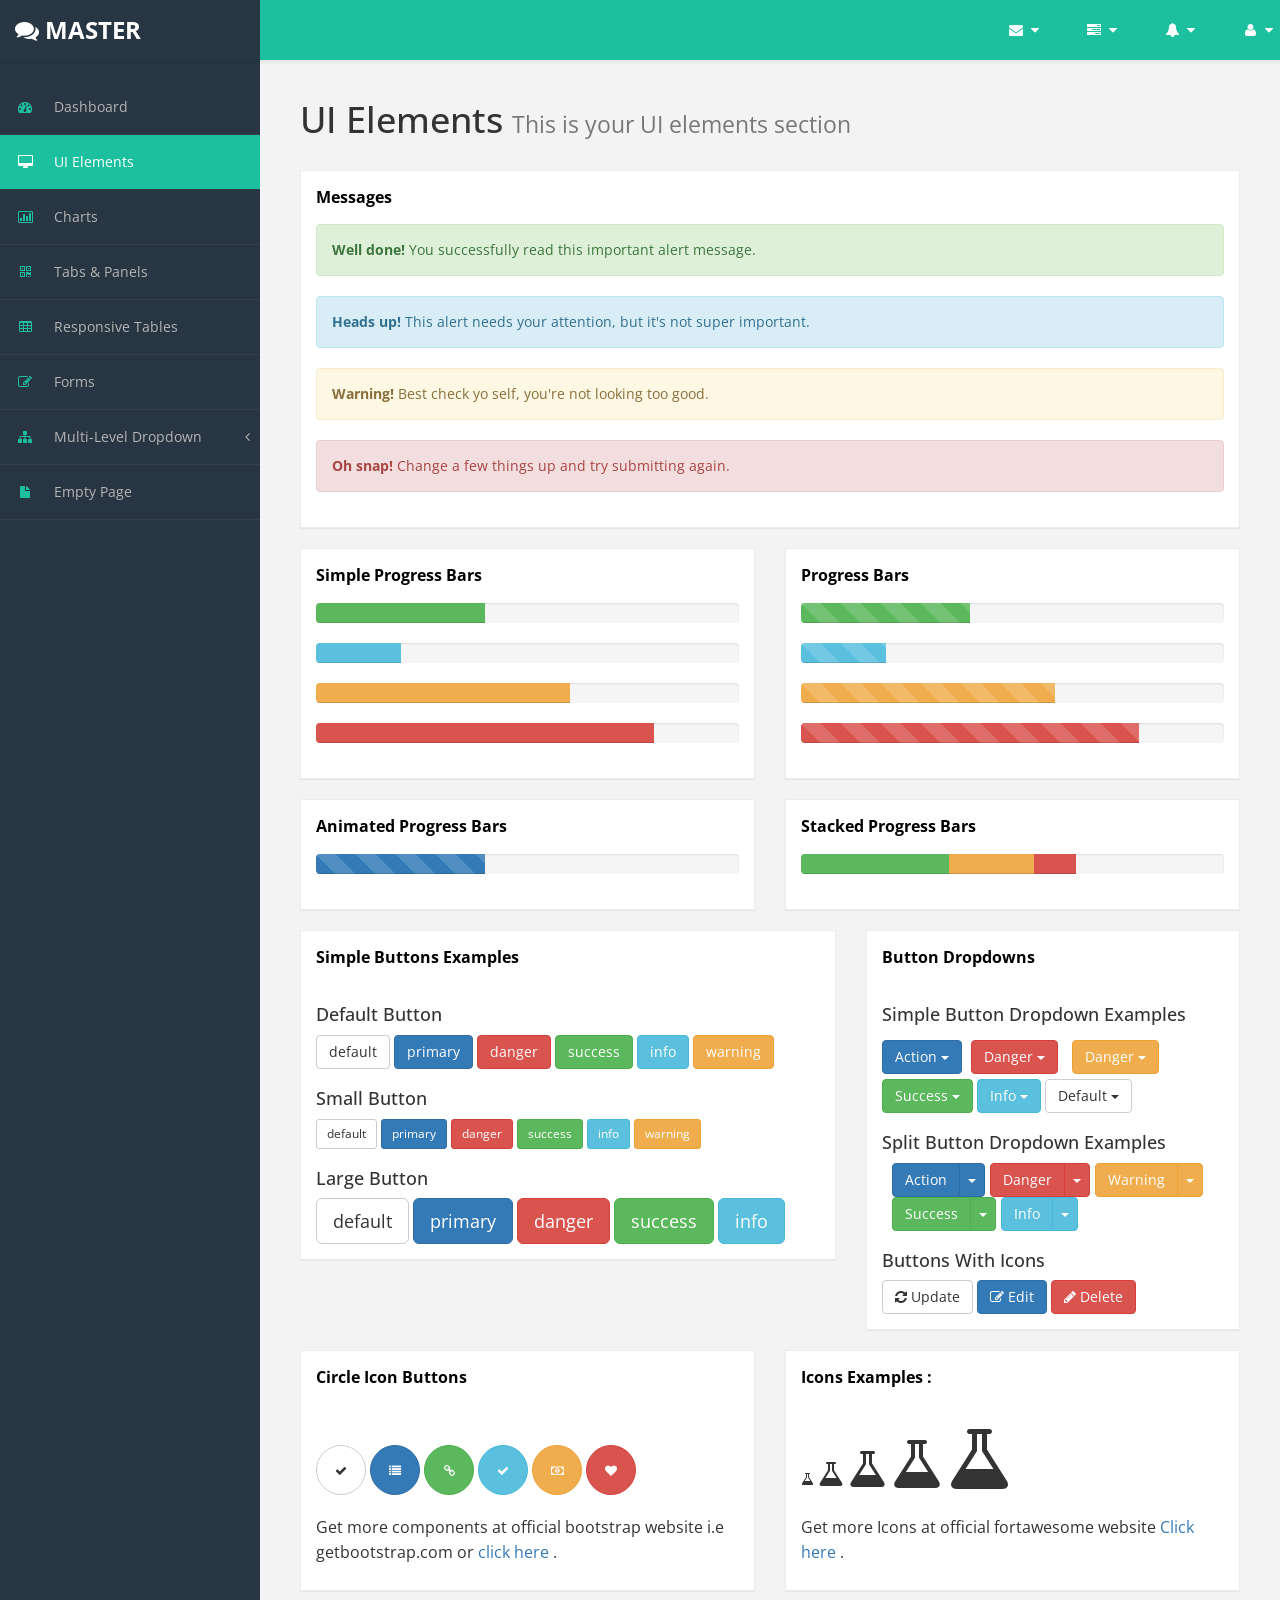
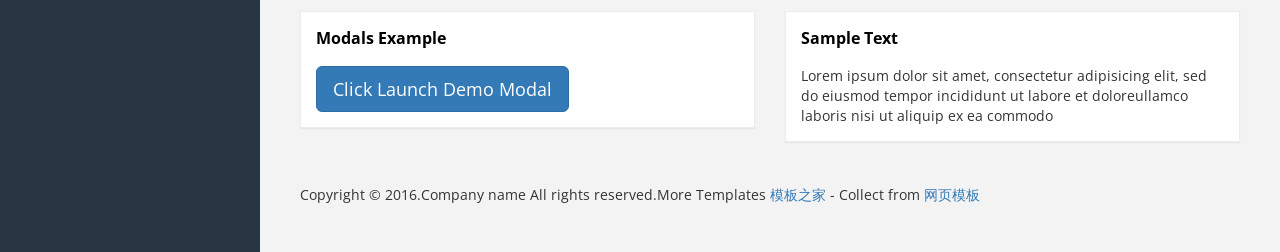
<file: 网页/后台/ui-elements.html>
﻿<!DOCTYPE html>
<html xmlns="http://www.w3.org/1999/xhtml">
<head>
      <meta charset="utf-8" />
    <meta name="viewport" content="width=device-width, initial-scale=1.0" />
    <title></title>
	<!-- Bootstrap Styles-->
    <link href="assets/css/bootstrap.css" rel="stylesheet" />
     <!-- FontAwesome Styles-->
    <link href="assets/css/font-awesome.css" rel="stylesheet" />
        <!-- Custom Styles-->
    <link href="assets/css/custom-styles.css" rel="stylesheet" />
     <!-- Google Fonts-->
   <link href='http://fonts.googleapis.com/css?family=Open+Sans' rel='stylesheet' type='text/css' />
</head>
<body>
    <div id="wrapper">
        <nav class="navbar navbar-default top-navbar" role="navigation">
            <div class="navbar-header">
                <button type="button" class="navbar-toggle" data-toggle="collapse" data-target=".sidebar-collapse">
                    <span class="sr-only">Toggle navigation</span>
                    <span class="icon-bar"></span>
                    <span class="icon-bar"></span>
                    <span class="icon-bar"></span>
                </button>
                <a class="navbar-brand" href="index.html"><i class="fa fa-comments"></i> <strong>MASTER </strong></a>
            </div>

            <ul class="nav navbar-top-links navbar-right">
                <li class="dropdown">
                    <a class="dropdown-toggle" data-toggle="dropdown" href="#" aria-expanded="false">
                        <i class="fa fa-envelope fa-fw"></i> <i class="fa fa-caret-down"></i>
                    </a>
                    <ul class="dropdown-menu dropdown-messages">
                        <li>
                            <a href="#">
                                <div>
                                    <strong>John Doe</strong>
                                    <span class="pull-right text-muted">
                                        <em>Today</em>
                                    </span>
                                </div>
                                <div>Lorem Ipsum has been the industry's standard dummy text ever since the 1500s...</div>
                            </a>
                        </li>
                        <li class="divider"></li>
                        <li>
                            <a href="#">
                                <div>
                                    <strong>John Smith</strong>
                                    <span class="pull-right text-muted">
                                        <em>Yesterday</em>
                                    </span>
                                </div>
                                <div>Lorem Ipsum has been the industry's standard dummy text ever since an kwilnw...</div>
                            </a>
                        </li>
                        <li class="divider"></li>
                        <li>
                            <a href="#">
                                <div>
                                    <strong>John Smith</strong>
                                    <span class="pull-right text-muted">
                                        <em>Yesterday</em>
                                    </span>
                                </div>
                                <div>Lorem Ipsum has been the industry's standard dummy text ever since the...</div>
                            </a>
                        </li>
                        <li class="divider"></li>
                        <li>
                            <a class="text-center" href="#">
                                <strong>Read All Messages</strong>
                                <i class="fa fa-angle-right"></i>
                            </a>
                        </li>
                    </ul>
                    <!-- /.dropdown-messages -->
                </li>
                <!-- /.dropdown -->
                <li class="dropdown">
                    <a class="dropdown-toggle" data-toggle="dropdown" href="#" aria-expanded="false">
                        <i class="fa fa-tasks fa-fw"></i> <i class="fa fa-caret-down"></i>
                    </a>
                    <ul class="dropdown-menu dropdown-tasks">
                        <li>
                            <a href="#">
                                <div>
                                    <p>
                                        <strong>Task 1</strong>
                                        <span class="pull-right text-muted">60% Complete</span>
                                    </p>
                                    <div class="progress progress-striped active">
                                        <div class="progress-bar progress-bar-success" role="progressbar" aria-valuenow="60" aria-valuemin="0" aria-valuemax="100" style="width: 60%">
                                            <span class="sr-only">60% Complete (success)</span>
                                        </div>
                                    </div>
                                </div>
                            </a>
                        </li>
                        <li class="divider"></li>
                        <li>
                            <a href="#">
                                <div>
                                    <p>
                                        <strong>Task 2</strong>
                                        <span class="pull-right text-muted">28% Complete</span>
                                    </p>
                                    <div class="progress progress-striped active">
                                        <div class="progress-bar progress-bar-info" role="progressbar" aria-valuenow="28" aria-valuemin="0" aria-valuemax="100" style="width: 28%">
                                            <span class="sr-only">28% Complete</span>
                                        </div>
                                    </div>
                                </div>
                            </a>
                        </li>
                        <li class="divider"></li>
                        <li>
                            <a href="#">
                                <div>
                                    <p>
                                        <strong>Task 3</strong>
                                        <span class="pull-right text-muted">60% Complete</span>
                                    </p>
                                    <div class="progress progress-striped active">
                                        <div class="progress-bar progress-bar-warning" role="progressbar" aria-valuenow="60" aria-valuemin="0" aria-valuemax="100" style="width: 60%">
                                            <span class="sr-only">60% Complete (warning)</span>
                                        </div>
                                    </div>
                                </div>
                            </a>
                        </li>
                        <li class="divider"></li>
                        <li>
                            <a href="#">
                                <div>
                                    <p>
                                        <strong>Task 4</strong>
                                        <span class="pull-right text-muted">85% Complete</span>
                                    </p>
                                    <div class="progress progress-striped active">
                                        <div class="progress-bar progress-bar-danger" role="progressbar" aria-valuenow="85" aria-valuemin="0" aria-valuemax="100" style="width: 85%">
                                            <span class="sr-only">85% Complete (danger)</span>
                                        </div>
                                    </div>
                                </div>
                            </a>
                        </li>
                        <li class="divider"></li>
                        <li>
                            <a class="text-center" href="#">
                                <strong>See All Tasks</strong>
                                <i class="fa fa-angle-right"></i>
                            </a>
                        </li>
                    </ul>
                    <!-- /.dropdown-tasks -->
                </li>
                <!-- /.dropdown -->
                <li class="dropdown">
                    <a class="dropdown-toggle" data-toggle="dropdown" href="#" aria-expanded="false">
                        <i class="fa fa-bell fa-fw"></i> <i class="fa fa-caret-down"></i>
                    </a>
                    <ul class="dropdown-menu dropdown-alerts">
                        <li>
                            <a href="#">
                                <div>
                                    <i class="fa fa-comment fa-fw"></i> New Comment
                                    <span class="pull-right text-muted small">4 min</span>
                                </div>
                            </a>
                        </li>
                        <li class="divider"></li>
                        <li>
                            <a href="#">
                                <div>
                                    <i class="fa fa-twitter fa-fw"></i> 3 New Followers
                                    <span class="pull-right text-muted small">12 min</span>
                                </div>
                            </a>
                        </li>
                        <li class="divider"></li>
                        <li>
                            <a href="#">
                                <div>
                                    <i class="fa fa-envelope fa-fw"></i> Message Sent
                                    <span class="pull-right text-muted small">4 min</span>
                                </div>
                            </a>
                        </li>
                        <li class="divider"></li>
                        <li>
                            <a href="#">
                                <div>
                                    <i class="fa fa-tasks fa-fw"></i> New Task
                                    <span class="pull-right text-muted small">4 min</span>
                                </div>
                            </a>
                        </li>
                        <li class="divider"></li>
                        <li>
                            <a href="#">
                                <div>
                                    <i class="fa fa-upload fa-fw"></i> Server Rebooted
                                    <span class="pull-right text-muted small">4 min</span>
                                </div>
                            </a>
                        </li>
                        <li class="divider"></li>
                        <li>
                            <a class="text-center" href="#">
                                <strong>See All Alerts</strong>
                                <i class="fa fa-angle-right"></i>
                            </a>
                        </li>
                    </ul>
                    <!-- /.dropdown-alerts -->
                </li>
                <!-- /.dropdown -->
                <li class="dropdown">
                    <a class="dropdown-toggle" data-toggle="dropdown" href="#" aria-expanded="false">
                        <i class="fa fa-user fa-fw"></i> <i class="fa fa-caret-down"></i>
                    </a>
                    <ul class="dropdown-menu dropdown-user">
                        <li><a href="#"><i class="fa fa-user fa-fw"></i> User Profile</a>
                        </li>
                        <li><a href="#"><i class="fa fa-gear fa-fw"></i> Settings</a>
                        </li>
                        <li class="divider"></li>
                        <li><a href="#"><i class="fa fa-sign-out fa-fw"></i> Logout</a>
                        </li>
                    </ul>
                    <!-- /.dropdown-user -->
                </li>
                <!-- /.dropdown -->
            </ul>
        </nav>
        <!--/. NAV TOP  -->
        <nav class="navbar-default navbar-side" role="navigation">
            <div class="sidebar-collapse">
                <ul class="nav" id="main-menu">

                    <li>
                        <a href="index.html"><i class="fa fa-dashboard"></i> Dashboard</a>
                    </li>
                    <li>
                        <a href="ui-elements.html" class="active-menu"><i class="fa fa-desktop"></i> UI Elements</a>
                    </li>
					<li>
                        <a href="chart.html"><i class="fa fa-bar-chart-o"></i> Charts</a>
                    </li>
                    <li>
                        <a href="tab-panel.html"><i class="fa fa-qrcode"></i> Tabs & Panels</a>
                    </li>
                    
                    <li>
                        <a href="table.html"><i class="fa fa-table"></i> Responsive Tables</a>
                    </li>
                    <li>
                        <a href="form.html"><i class="fa fa-edit"></i> Forms </a>
                    </li>


                    <li>
                        <a href="#"><i class="fa fa-sitemap"></i> Multi-Level Dropdown<span class="fa arrow"></span></a>
                        <ul class="nav nav-second-level">
                            <li>
                                <a href="#">Second Level Link</a>
                            </li>
                            <li>
                                <a href="#">Second Level Link</a>
                            </li>
                            <li>
                                <a href="#">Second Level Link<span class="fa arrow"></span></a>
                                <ul class="nav nav-third-level">
                                    <li>
                                        <a href="#">Third Level Link</a>
                                    </li>
                                    <li>
                                        <a href="#">Third Level Link</a>
                                    </li>
                                    <li>
                                        <a href="#">Third Level Link</a>
                                    </li>

                                </ul>

                            </li>
                        </ul>
                    </li>
                    <li>
                        <a href="empty.html"><i class="fa fa-fw fa-file"></i> Empty Page</a>
                    </li>
                </ul>

            </div>

        </nav>
        <!-- /. NAV SIDE  -->
        <div id="page-wrapper" >
            <div id="page-inner">
			 <div class="row">
                    <div class="col-md-12">
                        <h1 class="page-header">
                            UI Elements <small>This is your UI elements section</small>
                        </h1>
                    </div>
                </div> 
                 <!-- /. ROW  -->
				 
				
			<div class="row">

			  <div class="col-md-12">
			<div class="panel panel-default">
				<div class="panel-heading">
				 Messages
				</div>        
							  
							<div class="panel-body"> 
								<div class="alert alert-success">
									<strong>Well done!</strong> You successfully read this important alert message.
								</div>
								<div class="alert alert-info">
									<strong>Heads up!</strong> This alert needs your attention, but it's not super important.
								</div>
								<div class="alert alert-warning">
									<strong>Warning!</strong> Best check yo self, you're not looking too good.
								</div>
								<div class="alert alert-danger">
									<strong>Oh snap!</strong> Change a few things up and try submitting again.
								</div>
							</div>
				</div>
			</div>						
				</div>								
									
				  <div class="row">
                    <div class="col-md-6">
                        <div class="panel panel-default">
                        <div class="panel-heading">
                            Simple Progress Bars 
                        </div>
                       
                        <div class="panel-body">
                       <div class="progress">
  <div class="progress-bar progress-bar-success" role="progressbar" aria-valuenow="40" aria-valuemin="0" aria-valuemax="100" style="width: 40%">
    <span class="sr-only">40% Complete (success)</span>
  </div>
</div>
<div class="progress">
  <div class="progress-bar progress-bar-info" role="progressbar" aria-valuenow="20" aria-valuemin="0" aria-valuemax="100" style="width: 20%">
    <span class="sr-only">20% Complete</span>
  </div>
</div>
<div class="progress">
  <div class="progress-bar progress-bar-warning" role="progressbar" aria-valuenow="60" aria-valuemin="0" aria-valuemax="100" style="width: 60%">
    <span class="sr-only">60% Complete (warning)</span>
  </div>
</div>
<div class="progress">
  <div class="progress-bar progress-bar-danger" role="progressbar" aria-valuenow="80" aria-valuemin="0" aria-valuemax="100" style="width: 80%">
    <span class="sr-only">80% Complete</span>
  </div>
</div>
                            </div>
                            </div>
                    </div>
                    <div class="col-md-6">
                        <div class="panel panel-default">
                        <div class="panel-heading">
                            Progress Bars 
                        </div>
                       
                        <div class="panel-body">
                       <div class="progress progress-striped">
  <div class="progress-bar progress-bar-success" role="progressbar" aria-valuenow="40" aria-valuemin="0" aria-valuemax="100" style="width: 40%">
    <span class="sr-only">40% Complete (success)</span>
  </div>
</div>
<div class="progress progress-striped">
  <div class="progress-bar progress-bar-info" role="progressbar" aria-valuenow="20" aria-valuemin="0" aria-valuemax="100" style="width: 20%">
    <span class="sr-only">20% Complete</span>
  </div>
</div>
<div class="progress progress-striped">
  <div class="progress-bar progress-bar-warning" role="progressbar" aria-valuenow="60" aria-valuemin="0" aria-valuemax="100" style="width: 60%">
    <span class="sr-only">60% Complete (warning)</span>
  </div>
</div>
<div class="progress progress-striped">
  <div class="progress-bar progress-bar-danger" role="progressbar" aria-valuenow="80" aria-valuemin="0" aria-valuemax="100" style="width: 80%">
    <span class="sr-only">80% Complete</span>
  </div>
</div>
                            </div>
                            </div>
                    </div>
                </div>
                 <!-- /. ROW  -->
				 	<div class="row">
                    <div class="col-md-6">
                        <div class="panel panel-default">
                        <div class="panel-heading">
                            Animated Progress Bars 
                        </div>
                       
                        <div class="panel-body">
                       <div class="progress progress-striped active">
  <div class="progress-bar progress-bar-primary" role="progressbar" aria-valuenow="40" aria-valuemin="0" aria-valuemax="100" style="width: 40%">
    <span class="sr-only">40% Complete (success)</span>
  </div>
</div>
                            </div>
                            </div>
                    </div>
                      <div class="col-md-6">
                        <div class="panel panel-default">
                        <div class="panel-heading">
                            Stacked Progress Bars 
                        </div>
                       
                        <div class="panel-body">
                       <div class="progress">
  <div class="progress-bar progress-bar-success" style="width: 35%">
    <span class="sr-only">35% Complete (success)</span>
  </div>
  <div class="progress-bar progress-bar-warning" style="width: 20%">
    <span class="sr-only">20% Complete (warning)</span>
  </div>
  <div class="progress-bar progress-bar-danger" style="width: 10%">
    <span class="sr-only">10% Complete (danger)</span>
  </div>
</div>
                            </div>
                            </div>
                    </div>
                </div>				
                 <div class="row">
                    
                      <div class="col-md-7">
                    <div class="panel panel-default">
                        <div class="panel-heading">
                         Simple Buttons Examples
                        </div>        
                                      
                                    <div class="panel-body"> 

                    <h4>Default Button</h4>
                    <a href="#" class="btn btn-default">default</a>
                    <a href="#" class="btn btn-primary">primary</a>
                    <a href="#" class="btn btn-danger">danger</a>
                    <a href="#" class="btn btn-success">success</a>
                    <a href="#" class="btn btn-info">info</a>
                    <a href="#" class="btn btn-warning">warning</a>

                  
                    <h4>Small Button</h4>
                    <a href="#" class="btn btn-default btn-sm">default</a>
                    <a href="#" class="btn btn-primary btn-sm">primary</a>
                    <a href="#" class="btn btn-danger btn-sm">danger</a>
                    <a href="#" class="btn btn-success btn-sm">success</a>
                    <a href="#" class="btn btn-info btn-sm">info</a>
                    <a href="#" class="btn btn-warning btn-sm">warning</a>

                   
                    <h4>Large Button</h4>

                    <a href="#" class="btn btn-default btn-lg">default</a>
                    <a href="#" class="btn btn-primary btn-lg">primary</a>
                    <a href="#" class="btn btn-danger btn-lg">danger</a>
                    <a href="#" class="btn btn-success btn-lg">success</a>
                    <a href="#" class="btn btn-info btn-lg">info</a>

                   
                </div>
            </div>
                          </div>
                     <div class="col-md-5">
                      <div class="panel panel-default">
                        <div class="panel-heading">
                           Button Dropdowns
                        </div>        
                                      
                                    <div class="panel-body"> 
                                          <h4>Simple Button Dropdown Examples </h4>  
                                       <div style="margin-top: 10px;">
											
											<div class="btn-group">
											  <button data-toggle="dropdown" class="btn btn-primary dropdown-toggle">Action <span class="caret"></span></button>
											  <ul class="dropdown-menu">
												<li><a href="#">Action</a></li>
												<li><a href="#">Another action</a></li>
												<li><a href="#">Something else here</a></li>
												<li class="divider"></li>
												<li><a href="#">Separated link</a></li>
											  </ul>
											</div>
											<div style="margin:5px;" class="btn-group">
											  <button data-toggle="dropdown" class="btn btn-danger dropdown-toggle">Danger <span class="caret"></span></button>
											  <ul class="dropdown-menu">
												<li><a href="#">Action</a></li>
												<li><a href="#">Another action</a></li>
												<li><a href="#">Something else here</a></li>
												<li class="divider"></li>
												<li><a href="#">Separated link</a></li>
											  </ul>
											</div>
                                           <div style="margin:5px;" class="btn-group">
											  <button data-toggle="dropdown" class="btn btn-warning dropdown-toggle">Danger <span class="caret"></span></button>
											  <ul class="dropdown-menu">
												<li><a href="#">Action</a></li>
												<li><a href="#">Another action</a></li>
												<li><a href="#">Something else here</a></li>
												<li class="divider"></li>
												<li><a href="#">Separated link</a></li>
											  </ul>
											</div>
										 
                                               
                                              	<div class="btn-group">
											  <button data-toggle="dropdown" class="btn btn-success dropdown-toggle">Success <span class="caret"></span></button>
											  <ul class="dropdown-menu">
												<li><a href="#">Action</a></li>
												<li><a href="#">Another action</a></li>
												<li><a href="#">Something else here</a></li>
												<li class="divider"></li>
												<li><a href="#">Separated link</a></li>
											  </ul>
											</div>
											<div class="btn-group">
											  <button data-toggle="dropdown" class="btn btn-info dropdown-toggle">Info <span class="caret"></span></button>
											  <ul class="dropdown-menu">
												<li><a href="#">Action</a></li>
												<li><a href="#">Another action</a></li>
												<li><a href="#">Something else here</a></li>
												<li class="divider"></li>
												<li><a href="#">Separated link</a></li>
											  </ul>
											</div>
											<div class="btn-group">
											  <button data-toggle="dropdown" class="btn btn-default dropdown-toggle">Default <span class="caret"></span></button>
											  <ul class="dropdown-menu">
												<li><a href="#">Action</a></li>
												<li><a href="#">Another action</a></li>
												<li><a href="#">Something else here</a></li>
												<li class="divider"></li>
												<li><a href="#">Separated link</a></li>
											  </ul>
											</div>
										  </div>
                                       
                                       <h4>Split Button Dropdown Examples </h4>
                                      
                                       <div style="margin:5px;" class="btn-toolbar">
										
										<div class="btn-group">
										  <button class="btn btn-primary">Action</button>
										  <button data-toggle="dropdown" class="btn btn-primary dropdown-toggle"><span class="caret"></span></button>
										  <ul class="dropdown-menu">
											<li><a href="#">Action</a></li>
											<li><a href="#">Another action</a></li>
											<li><a href="#">Something else here</a></li>
											<li class="divider"></li>
											<li><a href="#">Separated link</a></li>
										  </ul>
										</div>
										<div class="btn-group">
										  <button class="btn btn-danger">Danger</button>
										  <button data-toggle="dropdown" class="btn btn-danger dropdown-toggle"><span class="caret"></span></button>
										  <ul class="dropdown-menu">
											<li><a href="#">Action</a></li>
											<li><a href="#">Another action</a></li>
											<li><a href="#">Something else here</a></li>
											<li class="divider"></li>
											<li><a href="#">Separated link</a></li>
										  </ul>
										</div>
                                           <div class="btn-group">
										  <button class="btn btn-warning">Warning</button>
										  <button data-toggle="dropdown" class="btn btn-warning dropdown-toggle"><span class="caret"></span></button>
										  <ul class="dropdown-menu">
											<li><a href="#">Action</a></li>
											<li><a href="#">Another action</a></li>
											<li><a href="#">Something else here</a></li>
											<li class="divider"></li>
											<li><a href="#">Separated link</a></li>
										  </ul>
										</div>
									 
										<div class="btn-group">
										  <button class="btn btn-success">Success</button>
										  <button data-toggle="dropdown" class="btn btn-success dropdown-toggle"><span class="caret"></span></button>
										  <ul class="dropdown-menu">
											<li><a href="#">Action</a></li>
											<li><a href="#">Another action</a></li>
											<li><a href="#">Something else here</a></li>
											<li class="divider"></li>
											<li><a href="#">Separated link</a></li>
										  </ul>
										</div>
										<div class="btn-group">
										  <button class="btn btn-info">Info</button>
										  <button data-toggle="dropdown" class="btn btn-info dropdown-toggle"><span class="caret"></span></button>
										  <ul class="dropdown-menu">
											<li><a href="#">Action</a></li>
											<li><a href="#">Another action</a></li>
											<li><a href="#">Something else here</a></li>
											<li class="divider"></li>
											<li><a href="#">Separated link</a></li>
										  </ul>
										</div>
									   
									  </div>
                                       

                                       <h4>Buttons With Icons</h4>                                       
										
											<button class="btn btn-default"><i class=" fa fa-refresh "></i> Update</button>
											<button class="btn btn-primary"><i class="fa fa-edit "></i> Edit</button>
											<button class="btn btn-danger"><i class="fa fa-pencil"></i> Delete</button>
										
															
									

                                        </div>
                                    </div>
                    </div>
                    </div>
                <!-- /. ROW  -->
                <div class="row">
                    <div class="col-md-6">
                        <div class="panel panel-default">
                        <div class="panel-heading">
                            Circle Icon Buttons 
                        </div>
                       
                        <div class="panel-body">
                             <br /> <br />
                            <button type="button" class="btn btn-default btn-circle"><i class="fa fa-check"></i>
                            </button>
                            <button type="button" class="btn btn-primary btn-circle"><i class="fa fa-list"></i>
                            </button>
                            <button type="button" class="btn btn-success btn-circle"><i class="fa fa-link"></i>
                            </button>
                            <button type="button" class="btn btn-info btn-circle"><i class="fa fa-check"></i>
                            </button>
                            <button type="button" class="btn btn-warning btn-circle"><i class="fa fa-money"></i>
                            </button>
                            <button type="button" class="btn btn-danger btn-circle"><i class="fa fa-heart"></i>
                            </button>
                           <br />
                             <p>
                        Get more components at official bootstrap website i.e getbootstrap.com or <a href="http://getbootstrap.com/components/" target="_blank">click here</a> .  
                        </p>
                        </div>
                        
                    </div>
                    </div>
                    <div class="col-md-6">
                        <div class="panel panel-default">
                        <div class="panel-heading">
                            Icons Examples : 
                        </div>
                       
                        <div class="panel-body">
                            <br />  
                            <i class="fa fa-flask "></i>
                            
                             <i class="fa fa-flask fa-2x"></i>
                              <i class="fa fa-flask fa-3x"></i>
                              <i class="fa fa-flask fa-4x"></i>
                              <i class="fa fa-flask fa-5x"></i>
                              <br />
                              <p>
                        Get more Icons at official fortawesome website   <a href="http://fortawesome.github.io/Font-Awesome/" target="_blank" >Click here</a> . 
                        </p>
                        </div>
                        
                    </div>
                    </div>
                </div>
                 <!-- /. ROW  -->
                
                <div class="row">
                    <div class="col-md-6">
                       
                     <!--  Modals-->
                    <div class="panel panel-default">
                        <div class="panel-heading">
                            Modals Example
                        </div>
                        <div class="panel-body">
                            <button class="btn btn-primary btn-lg" data-toggle="modal" data-target="#myModal">
                              Click  Launch Demo Modal
                            </button>
                            <div class="modal fade" id="myModal" tabindex="-1" role="dialog" aria-labelledby="myModalLabel" aria-hidden="true">
                                <div class="modal-dialog">
                                    <div class="modal-content">
                                        <div class="modal-header">
                                            <button type="button" class="close" data-dismiss="modal" aria-hidden="true">&times;</button>
                                            <h4 class="modal-title" id="myModalLabel">Modal title Here</h4>
                                        </div>
                                        <div class="modal-body">
                                            Lorem ipsum dolor sit amet, consectetur adipisicing elit, sed do eiusmod tempor incididunt ut labore et dolore magna aliqua. Ut enim ad minim veniam, quis nostrud exercitation ullamco laboris nisi ut aliquip ex ea commodo consequat. Duis aute irure dolor in reprehenderit in voluptate velit esse cillum dolore eu fugiat nulla pariatur. Excepteur sint occaecat cupidatat non proident, sunt in culpa qui officia deserunt mollit anim id est laborum.
                                        </div>
                                        <div class="modal-footer">
                                            <button type="button" class="btn btn-default" data-dismiss="modal">Close</button>
                                            <button type="button" class="btn btn-primary">Save changes</button>
                                        </div>
                                    </div>
                                </div>
                            </div>
                        </div>
                    </div>
                     <!-- End Modals-->
                
                    </div>
                     <div class="col-md-6">
                          <div class="panel panel-default">
                        <div class="panel-heading">
                            Sample Text
                        </div>
                        <div class="panel-body">
                          Lorem ipsum dolor sit amet, consectetur adipisicing elit, sed do eiusmod tempor incididunt ut labore et doloreullamco laboris nisi ut aliquip ex ea commodo
                           
                             </div>
                              </div>
                     </div>
                </div>
                <!-- /. ROW  -->
				<footer><p>Copyright &copy; 2016.Company name All rights reserved.More Templates <a href="http://www.cssmoban.com/" target="_blank" title="模板之家">模板之家</a> - Collect from <a href="http://www.cssmoban.com/" title="网页模板" target="_blank">网页模板</a></p></footer>
				</div>
             <!-- /. PAGE INNER  -->
            </div>
         <!-- /. PAGE WRAPPER  -->
        </div>
     <!-- /. WRAPPER  -->
    <!-- JS Scripts-->
    <!-- jQuery Js -->
    <script src="assets/js/jquery-1.10.2.js"></script>
      <!-- Bootstrap Js -->
    <script src="assets/js/bootstrap.min.js"></script>
    <!-- Metis Menu Js -->
    <script src="assets/js/jquery.metisMenu.js"></script>
      <!-- Custom Js -->
    <script src="assets/js/custom-scripts.js"></script>
 
</body>
</html>
</file>
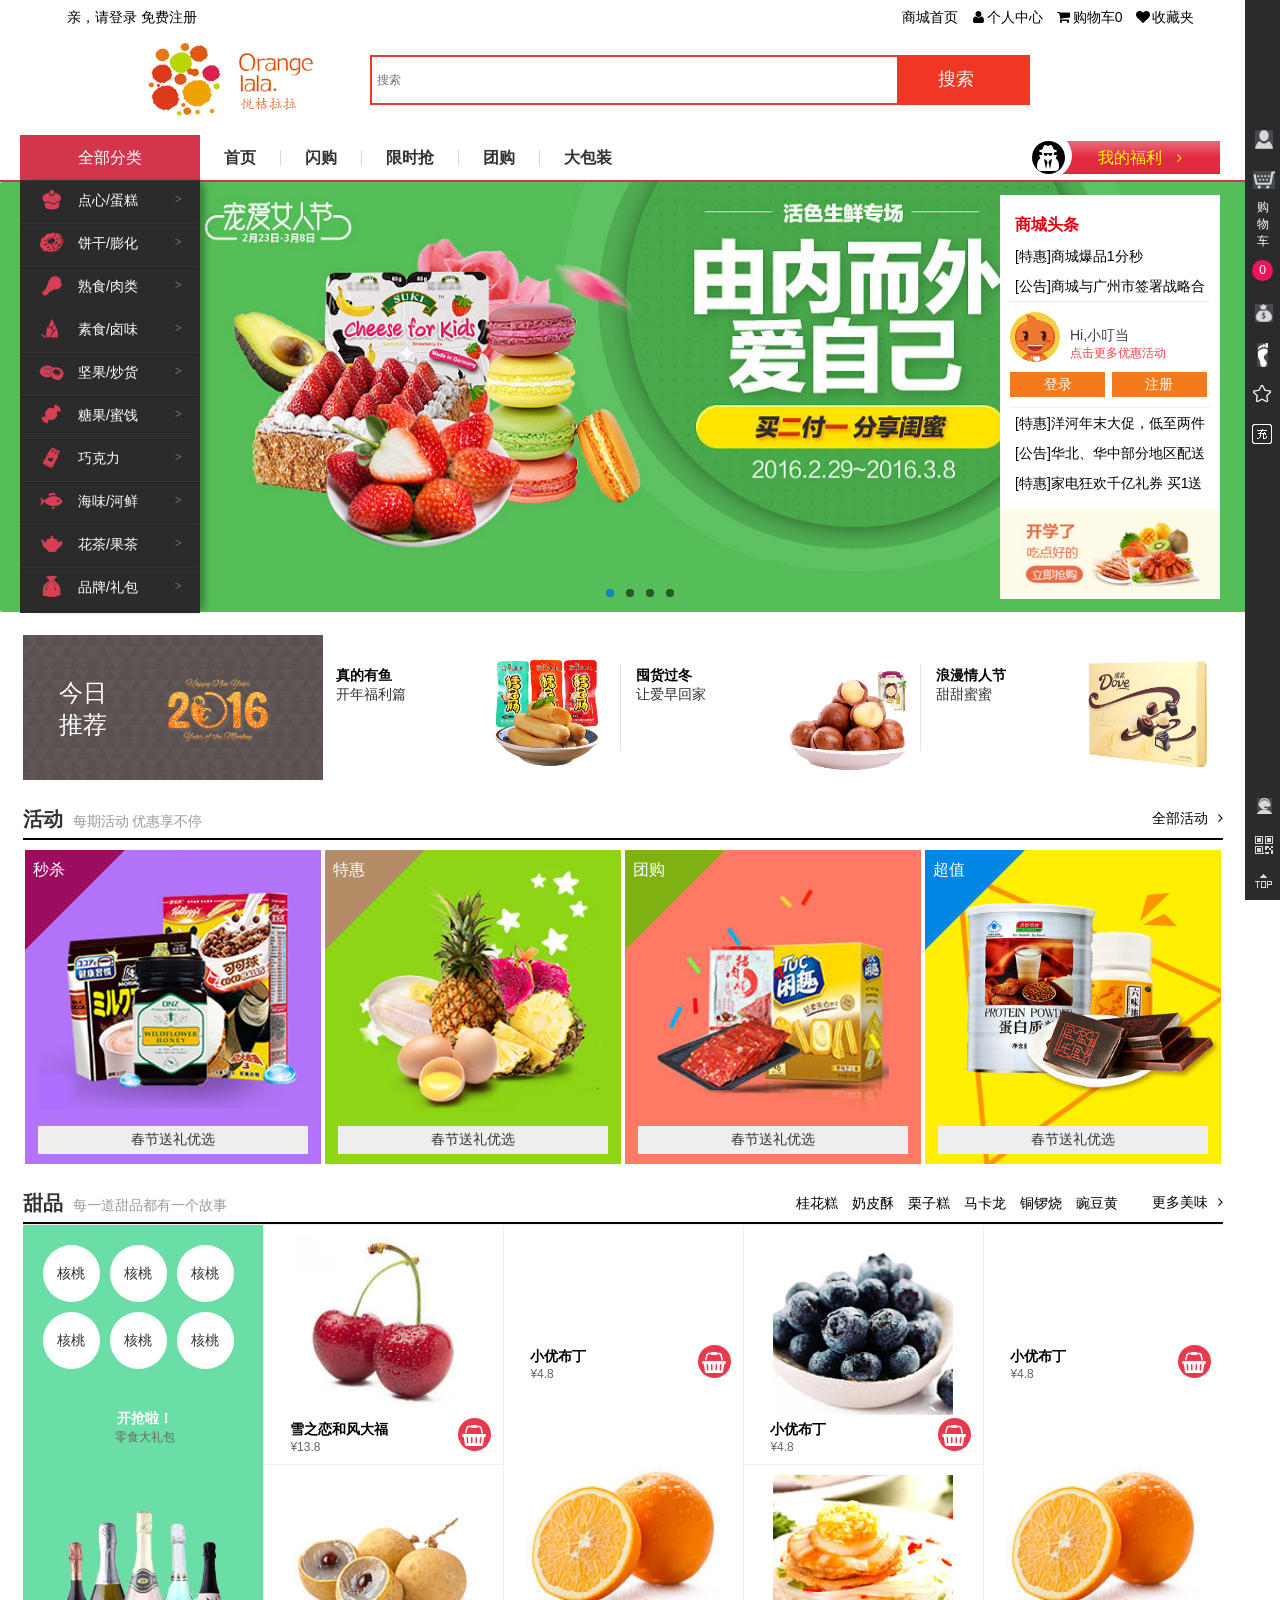
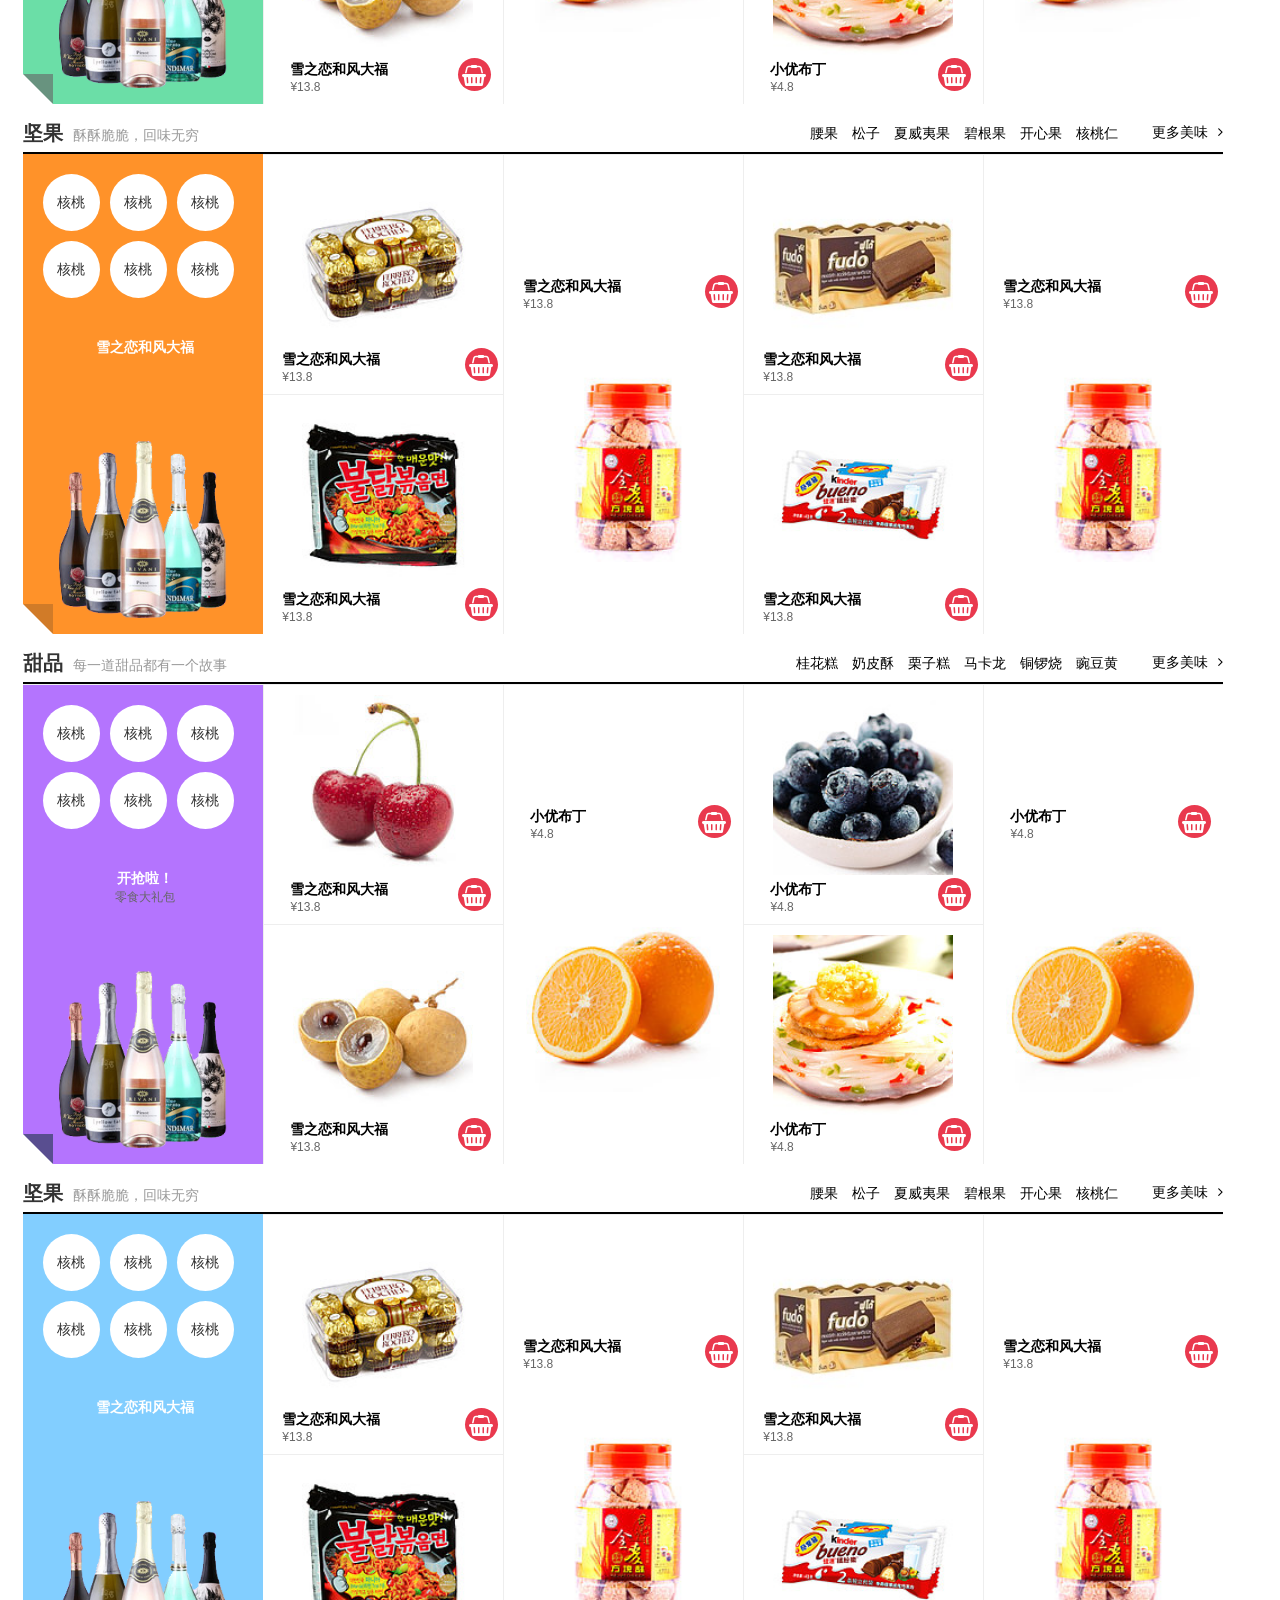
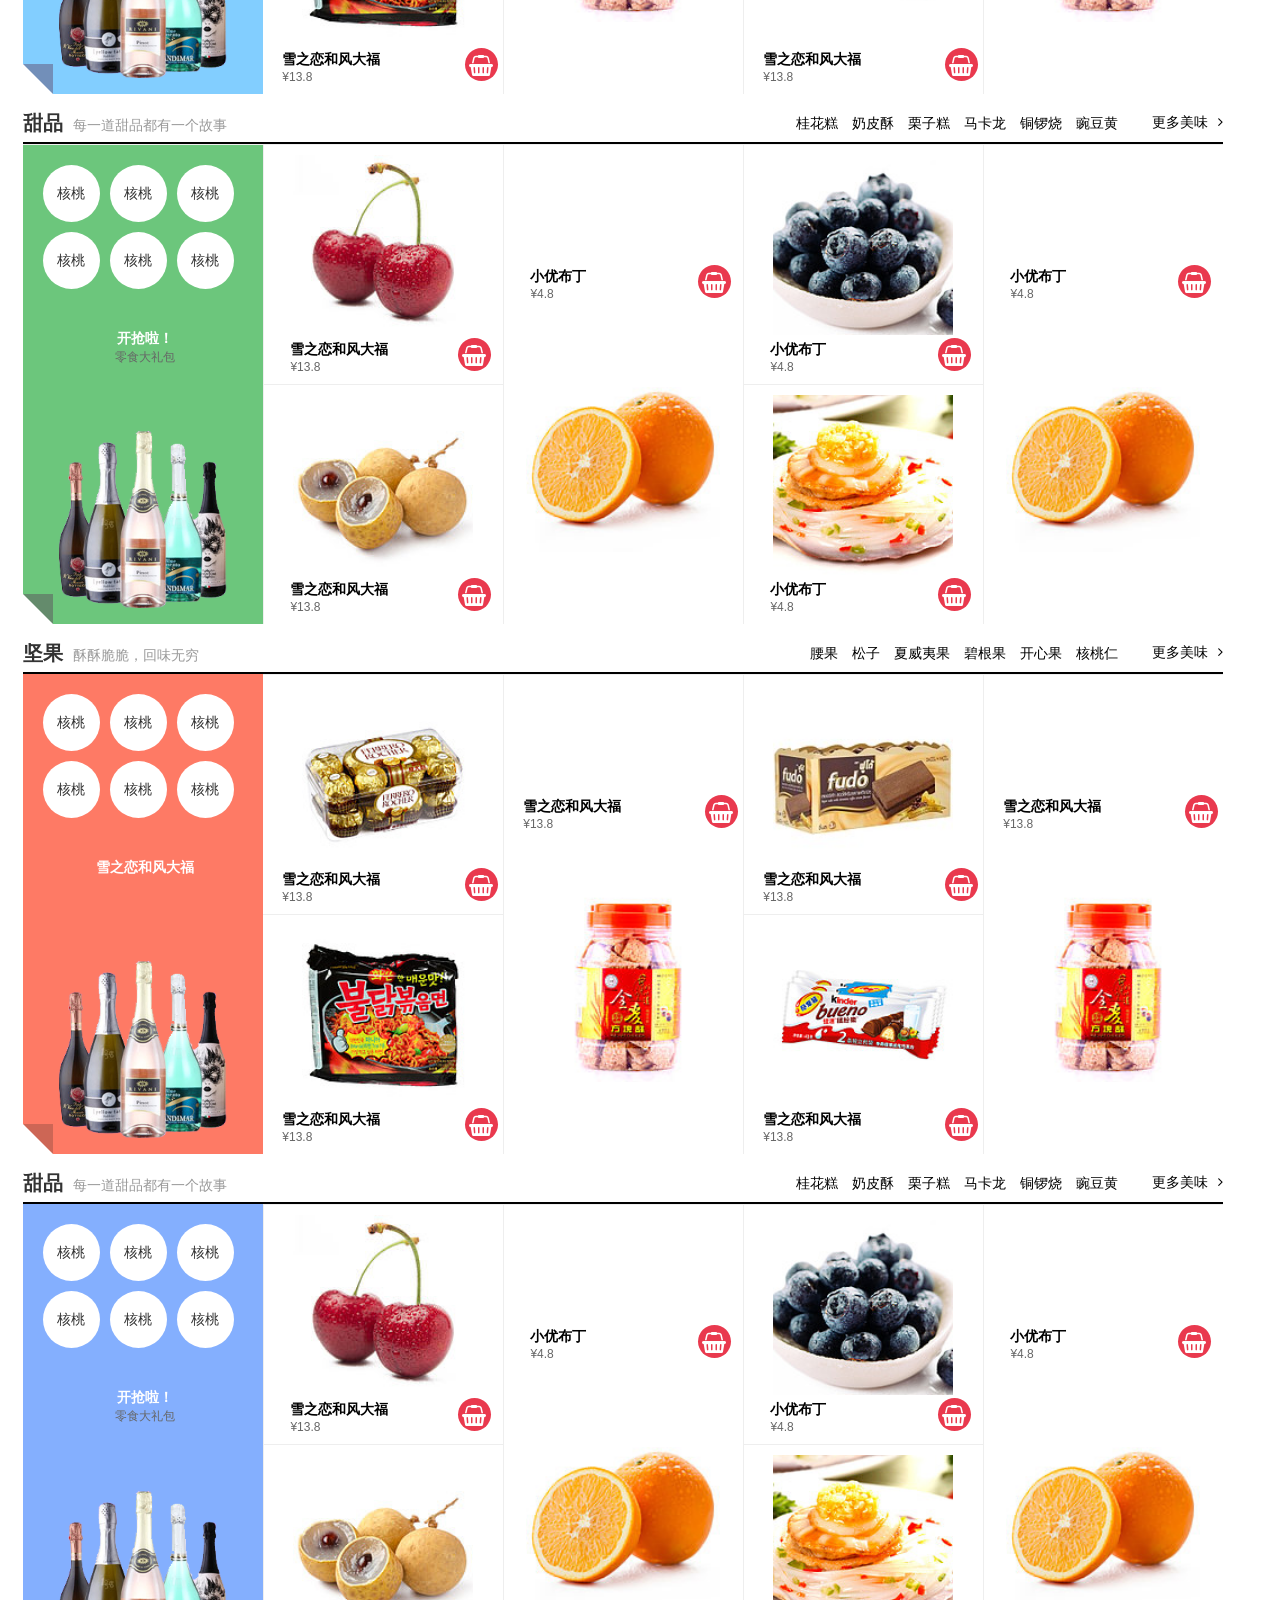
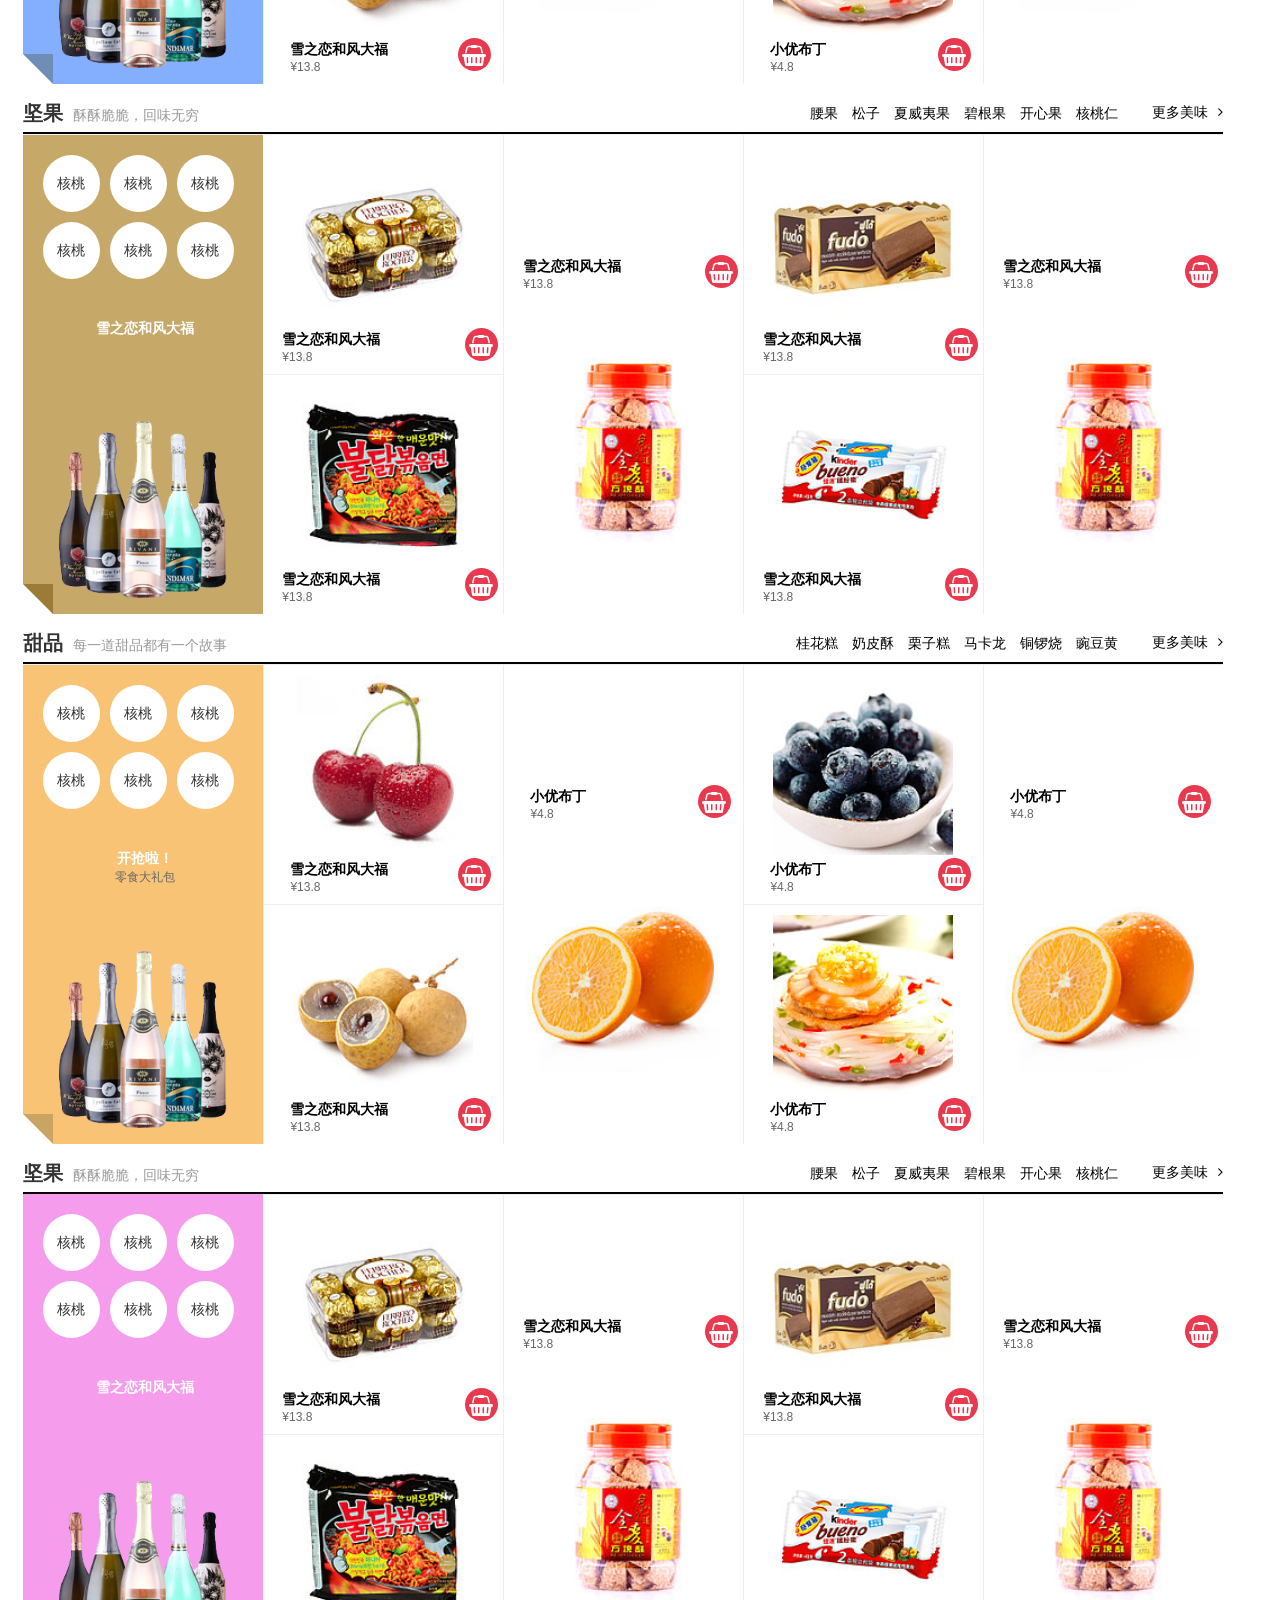
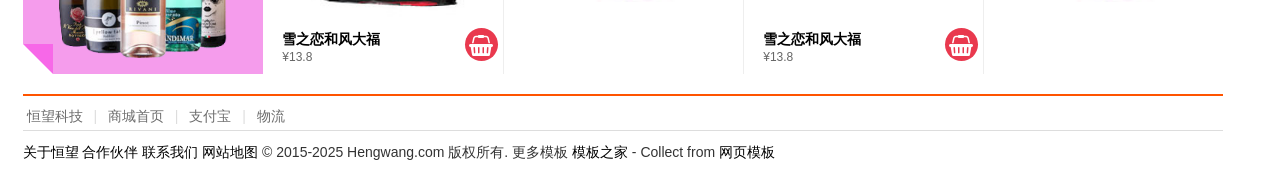
<file: 网页/前台/one/home/home.html>
<!DOCTYPE html PUBLIC "-//W3C//DTD XHTML 1.0 Transitional//EN" "http://www.w3.org/TR/xhtml1/DTD/xhtml1-transitional.dtd">
<html xmlns="http://www.w3.org/1999/xhtml">

	<head>
		<meta http-equiv="Content-Type" content="text/html; charset=utf-8" />
		<meta name="viewport" content="width=device-width, initial-scale=1.0, minimum-scale=1.0, maximum-scale=1.0, user-scalable=no">

		<title>首页</title>

		<link href="../AmazeUI-2.4.2/assets/css/amazeui.css" rel="stylesheet" type="text/css" />
		<link href="../AmazeUI-2.4.2/assets/css/admin.css" rel="stylesheet" type="text/css" />

		<link href="../basic/css/demo.css" rel="stylesheet" type="text/css" />

		<link href="../css/hmstyle.css" rel="stylesheet" type="text/css"/>
		<link href="../css/skin.css" rel="stylesheet" type="text/css" />
		<script src="../AmazeUI-2.4.2/assets/js/jquery.min.js"></script>
		<script src="../AmazeUI-2.4.2/assets/js/amazeui.min.js"></script>

	</head>

	<body>
		<div class="hmtop">
			<!--顶部导航条 -->
			<div class="am-container header">
				<ul class="message-l">
					<div class="topMessage">
						<div class="menu-hd">
							<a href="#" target="_top" class="h">亲，请登录</a>
							<a href="#" target="_top">免费注册</a>
						</div>
					</div>
				</ul>
				<ul class="message-r">
					<div class="topMessage home">
						<div class="menu-hd"><a href="#" target="_top" class="h">商城首页</a></div>
					</div>
					<div class="topMessage my-shangcheng">
						<div class="menu-hd MyShangcheng"><a href="#" target="_top"><i class="am-icon-user am-icon-fw"></i>个人中心</a></div>
					</div>
					<div class="topMessage mini-cart">
						<div class="menu-hd"><a id="mc-menu-hd" href="#" target="_top"><i class="am-icon-shopping-cart  am-icon-fw"></i><span>购物车</span><strong id="J_MiniCartNum" class="h">0</strong></a></div>
					</div>
					<div class="topMessage favorite">
						<div class="menu-hd"><a href="#" target="_top"><i class="am-icon-heart am-icon-fw"></i><span>收藏夹</span></a></div>
				</ul>
				</div>

				<!--悬浮搜索框-->

				<div class="nav white">
					<div class="logo"><img src="../images/logo.png" /></div>
					<div class="logoBig">
						<li><img src="../images/logobig.png" /></li>
					</div>

					<div class="search-bar pr">
						<a name="index_none_header_sysc" href="#"></a>
						<form>
							<input id="searchInput" name="index_none_header_sysc" type="text" placeholder="搜索" autocomplete="off">
							<input id="ai-topsearch" class="submit am-btn" value="搜索" index="1" type="submit">
						</form>
					</div>
				</div>

				<div class="clear"></div>
			</div>
			<div class="banner">
                      <!--轮播 -->
						<div class="am-slider am-slider-default scoll" data-am-flexslider id="demo-slider-0">
							<ul class="am-slides">
								<li class="banner1"><a href="introduction.html"><img src="../images/ad1.jpg" /></a></li>
								<li class="banner2"><a><img src="../images/ad2.jpg" /></a></li>
								<li class="banner3"><a><img src="../images/ad3.jpg" /></a></li>
								<li class="banner4"><a><img src="../images/ad4.jpg" /></a></li>

							</ul>
						</div>
						<div class="clear"></div>	
			</div>
			<div class="shopNav">
				<div class="slideall">
					
					   <div class="long-title"><span class="all-goods">全部分类</span></div>
					   <div class="nav-cont">
							<ul>
								<li class="index"><a href="#">首页</a></li>
                                <li class="qc"><a href="#">闪购</a></li>
                                <li class="qc"><a href="#">限时抢</a></li>
                                <li class="qc"><a href="#">团购</a></li>
                                <li class="qc last"><a href="#">大包装</a></li>
							</ul>
						    <div class="nav-extra">
						    	<i class="am-icon-user-secret am-icon-md nav-user"></i><b></b>我的福利
						    	<i class="am-icon-angle-right" style="padding-left: 10px;"></i>
						    </div>
						</div>					
		        				
						<!--侧边导航 -->
						<div id="nav" class="navfull">
							<div class="area clearfix">
								<div class="category-content" id="guide_2">
									
									<div class="category">
										<ul class="category-list" id="js_climit_li">
											<li class="appliance js_toggle relative first">
												<div class="category-info">
													<h3 class="category-name b-category-name"><i><img src="../images/cake.png"></i><a class="ml-22" title="点心">点心/蛋糕</a></h3>
													<em>&gt;</em></div>
												<div class="menu-item menu-in top">
													<div class="area-in">
														<div class="area-bg">
															<div class="menu-srot">
																<div class="sort-side">
																	<dl class="dl-sort">
																		<dt><span title="蛋糕">蛋糕</span></dt>
																		<dd><a title="蒸蛋糕" href="#"><span>蒸蛋糕</span></a></dd>
																		<dd><a title="脱水蛋糕" href="#"><span>脱水蛋糕</span></a></dd>
																		<dd><a title="瑞士卷" href="#"><span>瑞士卷</span></a></dd>
																		<dd><a title="软面包" href="#"><span>软面包</span></a></dd>
																		<dd><a title="马卡龙" href="#"><span>马卡龙</span></a></dd>
																		<dd><a title="千层饼" href="#"><span>千层饼</span></a></dd>
																		<dd><a title="甜甜圈" href="#"><span>甜甜圈</span></a></dd>
																		<dd><a title="蒸三明治" href="#"><span>蒸三明治</span></a></dd>
																		<dd><a title="铜锣烧" href="#"><span>铜锣烧</span></a></dd>
																	</dl>
																	<dl class="dl-sort">
																		<dt><span title="蛋糕">点心</span></dt>
																		<dd><a title="蒸蛋糕" href="#"><span>蒸蛋糕</span></a></dd>
																		<dd><a title="脱水蛋糕" href="#"><span>脱水蛋糕</span></a></dd>
																		<dd><a title="瑞士卷" href="#"><span>瑞士卷</span></a></dd>
																		<dd><a title="软面包" href="#"><span>软面包</span></a></dd>
																		<dd><a title="马卡龙" href="#"><span>马卡龙</span></a></dd>
																		<dd><a title="千层饼" href="#"><span>千层饼</span></a></dd>
																		<dd><a title="甜甜圈" href="#"><span>甜甜圈</span></a></dd>
																		<dd><a title="蒸三明治" href="#"><span>蒸三明治</span></a></dd>
																		<dd><a title="铜锣烧" href="#"><span>铜锣烧</span></a></dd>
																	</dl>

																</div>
																<div class="brand-side">
																	<dl class="dl-sort"><dt><span>实力商家</span></dt>
																		<dd><a rel="nofollow" title="呵官方旗舰店" target="_blank" href="#" rel="nofollow"><span  class="red" >呵官方旗舰店</span></a></dd>
																		<dd><a rel="nofollow" title="格瑞旗舰店" target="_blank" href="#" rel="nofollow"><span >格瑞旗舰店</span></a></dd>
																		<dd><a rel="nofollow" title="飞彦大厂直供" target="_blank" href="#" rel="nofollow"><span  class="red" >飞彦大厂直供</span></a></dd>
																		<dd><a rel="nofollow" title="红e·艾菲妮" target="_blank" href="#" rel="nofollow"><span >红e·艾菲妮</span></a></dd>
																		<dd><a rel="nofollow" title="本真旗舰店" target="_blank" href="#" rel="nofollow"><span  class="red" >本真旗舰店</span></a></dd>
																		<dd><a rel="nofollow" title="杭派女装批发网" target="_blank" href="#" rel="nofollow"><span  class="red" >杭派女装批发网</span></a></dd>
																	</dl>
																</div>
															</div>
														</div>
													</div>
												</div>
											<b class="arrow"></b>	
											</li>
											<li class="appliance js_toggle relative">
												<div class="category-info">
													<h3 class="category-name b-category-name"><i><img src="../images/cookies.png"></i><a class="ml-22" title="饼干、膨化">饼干/膨化</a></h3>
													<em>&gt;</em></div>
												<div class="menu-item menu-in top">
													<div class="area-in">
														<div class="area-bg">
															<div class="menu-srot">
																<div class="sort-side">
																	<dl class="dl-sort">
																		<dt><span title="饼干">饼干</span></dt>
																		<dd><a title="蒸蛋糕" href="#"><span>蒸蛋糕</span></a></dd>
																		<dd><a title="脱水蛋糕" href="#"><span>脱水蛋糕</span></a></dd>
																		<dd><a title="瑞士卷" href="#"><span>瑞士卷</span></a></dd>
																		<dd><a title="软面包" href="#"><span>软面包</span></a></dd>
																		<dd><a title="马卡龙" href="#"><span>马卡龙</span></a></dd>
																	</dl>
																	<dl class="dl-sort">
																		<dt><span title="薯片">薯片</span></dt>
																		<dd><a title="蒸蛋糕" href="#"><span>蒸蛋糕</span></a></dd>
																		<dd><a title="脱水蛋糕" href="#"><span>脱水蛋糕</span></a></dd>
																		<dd><a title="瑞士卷" href="#"><span>瑞士卷</span></a></dd>
																		<dd><a title="软面包" href="#"><span>软面包</span></a></dd>
																		<dd><a title="马卡龙" href="#"><span>马卡龙</span></a></dd>
																		<dd><a title="千层饼" href="#"><span>千层饼</span></a></dd>
																		<dd><a title="甜甜圈" href="#"><span>甜甜圈</span></a></dd>
																		<dd><a title="蒸三明治" href="#"><span>蒸三明治</span></a></dd>
																		<dd><a title="铜锣烧" href="#"><span>铜锣烧</span></a></dd>
																	</dl>
																	<dl class="dl-sort">
																		<dt><span title="蛋糕">虾条</span></dt>
																		<dd><a title="蒸蛋糕" href="#"><span>蒸蛋糕</span></a></dd>
																		<dd><a title="脱水蛋糕" href="#"><span>脱水蛋糕</span></a></dd>
																		<dd><a title="瑞士卷" href="#"><span>瑞士卷</span></a></dd>
																		<dd><a title="软面包" href="#"><span>软面包</span></a></dd>
																		<dd><a title="马卡龙" href="#"><span>马卡龙</span></a></dd>
																		<dd><a title="千层饼" href="#"><span>千层饼</span></a></dd>
																		<dd><a title="甜甜圈" href="#"><span>甜甜圈</span></a></dd>
																		<dd><a title="蒸三明治" href="#"><span>蒸三明治</span></a></dd>
																		<dd><a title="铜锣烧" href="#"><span>铜锣烧</span></a></dd>
																	</dl>
																</div>
																<div class="brand-side">
																	<dl class="dl-sort"><dt><span>实力商家</span></dt>
																		<dd><a rel="nofollow" title="YYKCLOT" target="_blank" href="#" rel="nofollow"><span  class ="red" >YYKCLOT</span></a></dd>
																		<dd><a rel="nofollow" title="池氏品牌男装" target="_blank" href="#" rel="nofollow"><span  class ="red" >池氏品牌男装</span></a></dd>
																		<dd><a rel="nofollow" title="男装日志" target="_blank" href="#" rel="nofollow"><span >男装日志</span></a></dd>
																		<dd><a rel="nofollow" title="索比诺官方旗舰店" target="_blank" href="#" rel="nofollow"><span >索比诺官方旗舰店</span></a></dd>
																		<dd><a rel="nofollow" title="onTTno傲徒" target="_blank" href="#" rel="nofollow"><span  class ="red" >onTTno傲徒</span></a></dd>
																		<dd><a rel="nofollow" title="玛狮路男装旗舰店" target="_blank" href="#" rel="nofollow"><span >玛狮路男装旗舰店</span></a></dd>
																		<dd><a rel="nofollow" title="劳威特品牌男装" target="_blank" href="#" rel="nofollow"><span >劳威特品牌男装</span></a></dd>
																		<dd><a rel="nofollow" title="卡斯郎世家批发城" target="_blank" href="#" rel="nofollow"><span  class ="red" >卡斯郎世家批发城</span></a></dd>
																	</dl>
																</div>
															</div>
														</div>
													</div>
												</div>
                                             <b class="arrow"></b>
											</li>
											<li class="appliance js_toggle relative">
												<div class="category-info">
													<h3 class="category-name b-category-name"><i><img src="../images/meat.png"></i><a class="ml-22" title="熟食、肉类">熟食/肉类</a></h3>
													<em>&gt;</em></div>
												<div class="menu-item menu-in top">
													<div class="area-in">
														<div class="area-bg">
															<div class="menu-srot">
																<div class="sort-side">
																	<dl class="dl-sort">
																		<dt><span title="猪肉脯">猪肉脯</span></dt>
																		<dd><a title="蒸蛋糕" href="#"><span>蒸蛋糕</span></a></dd>
																		<dd><a title="脱水蛋糕" href="#"><span>脱水蛋糕</span></a></dd>
																		<dd><a title="瑞士卷" href="#"><span>瑞士卷</span></a></dd>
																		<dd><a title="软面包" href="#"><span>软面包</span></a></dd>
																		<dd><a title="马卡龙" href="#"><span>马卡龙</span></a></dd>
																	</dl>
																	<dl class="dl-sort">
																		<dt><span title="牛肉丝">牛肉丝</span></dt>
																		<dd><a title="蒸蛋糕" href="#"><span>蒸蛋糕</span></a></dd>
																		<dd><a title="脱水蛋糕" href="#"><span>脱水蛋糕</span></a></dd>
																		<dd><a title="瑞士卷" href="#"><span>瑞士卷</span></a></dd>
																		<dd><a title="软面包" href="#"><span>软面包</span></a></dd>
																		<dd><a title="马卡龙" href="#"><span>马卡龙</span></a></dd>
																	</dl>
																	<dl class="dl-sort">
																		<dt><span title="小香肠">小香肠</span></dt>
																		<dd><a title="蒸蛋糕" href="#"><span>蒸蛋糕</span></a></dd>
																		<dd><a title="脱水蛋糕" href="#"><span>脱水蛋糕</span></a></dd>
																		<dd><a title="瑞士卷" href="#"><span>瑞士卷</span></a></dd>
																		<dd><a title="软面包" href="#"><span>软面包</span></a></dd>
																		<dd><a title="铜锣烧" href="#"><span>铜锣烧</span></a></dd>
																	</dl>
																</div>
																<div class="brand-side">
																	<dl class="dl-sort"><dt><span>实力商家</span></dt>
																		<dd><a rel="nofollow" title="花颜巧语 " target="_blank" href="#" rel="nofollow"><span  class="red" >花颜巧语 </span></a></dd>
																		<dd><a rel="nofollow" title="糖衣小屋" target="_blank" href="#" rel="nofollow"><span >糖衣小屋</span></a></dd>
																		<dd><a rel="nofollow" title="卡拉迪克  " target="_blank" href="#" rel="nofollow"><span  class="red" >卡拉迪克  </span></a></dd>
																		<dd><a rel="nofollow" title="暖春童话 " target="_blank" href="#" rel="nofollow"><span >暖春童话 </span></a></dd>
																		<dd><a rel="nofollow" title="华盛童装批发行 " target="_blank" href="#" rel="nofollow"><span >华盛童装批发行 </span></a></dd>
																		<dd><a rel="nofollow" title="奈仕华童装旗舰店" target="_blank" href="#" rel="nofollow"><span >奈仕华童装旗舰店</span></a></dd>
																		<dd><a rel="nofollow" title="斑蒂尼BONDYNI" target="_blank" href="#" rel="nofollow"><span  class="red" >斑蒂尼BONDYNI</span></a></dd>
																		<dd><a rel="nofollow" title="猫儿朵朵 " target="_blank" href="#" rel="nofollow"><span >猫儿朵朵 </span></a></dd>
																		<dd><a rel="nofollow" title="童衣阁" target="_blank" href="#" rel="nofollow"><span  class="red" >童衣阁</span></a></dd>
																	</dl>
																</div>
															</div>
														</div>
													</div>
												</div>
                                            <b class="arrow"></b>
											</li>
											<li class="appliance js_toggle relative">
												<div class="category-info">
													<h3 class="category-name b-category-name"><i><img src="../images/bamboo.png"></i><a class="ml-22" title="素食、卤味">素食/卤味</a></h3>
													<em>&gt;</em></div>
												<div class="menu-item menu-in top">
													<div class="area-in">
														<div class="area-bg">
															<div class="menu-srot">
																<div class="sort-side">
																	<dl class="dl-sort">
																		<dt><span title="豆干">豆干</span></dt>
																		<dd><a title="蒸蛋糕" href="#"><span>蒸蛋糕</span></a></dd>
																		<dd><a title="脱水蛋糕" href="#"><span>脱水蛋糕</span></a></dd>
																		<dd><a title="瑞士卷" href="#"><span>瑞士卷</span></a></dd>
																		<dd><a title="铜锣烧" href="#"><span>铜锣烧</span></a></dd>
																	</dl>
																	<dl class="dl-sort">
																		<dt><span title="干笋">干笋</span></dt>
																		<dd><a title="蒸蛋糕" href="#"><span>蒸蛋糕</span></a></dd>
																		<dd><a title="脱水蛋糕" href="#"><span>脱水蛋糕</span></a></dd>
																		<dd><a title="瑞士卷" href="#"><span>瑞士卷</span></a></dd>
																		<dd><a title="铜锣烧" href="#"><span>铜锣烧</span></a></dd>
																	</dl>
																	<dl class="dl-sort">
																		<dt><span title="鸭脖">鸭脖</span></dt>
																		<dd><a title="蒸蛋糕" href="#"><span>蒸蛋糕</span></a></dd>
																		<dd><a title="脱水蛋糕" href="#"><span>脱水蛋糕</span></a></dd>
																		<dd><a title="瑞士卷" href="#"><span>瑞士卷</span></a></dd>
																		<dd><a title="软面包" href="#"><span>软面包</span></a></dd>
																		<dd><a title="马卡龙" href="#"><span>马卡龙</span></a></dd>
																		<dd><a title="千层饼" href="#"><span>千层饼</span></a></dd>
																		<dd><a title="甜甜圈" href="#"><span>甜甜圈</span></a></dd>
																		<dd><a title="蒸三明治" href="#"><span>蒸三明治</span></a></dd>
																		<dd><a title="铜锣烧" href="#"><span>铜锣烧</span></a></dd>
																	</dl>
																</div>
																<div class="brand-side">
																	<dl class="dl-sort"><dt><span>实力商家</span></dt>
																		<dd><a rel="nofollow" title="歌芙品牌旗舰店" target="_blank" href="#" rel="nofollow"><span  class="red" >歌芙品牌旗舰店</span></a></dd>
																		<dd><a rel="nofollow" title="爱丝蓝内衣厂" target="_blank" href="#" rel="nofollow"><span >爱丝蓝内衣厂</span></a></dd>
																		<dd><a rel="nofollow" title="香港优蓓尔防辐射" target="_blank" href="#" rel="nofollow"><span >香港优蓓尔防辐射</span></a></dd>
																		<dd><a rel="nofollow" title="蓉莉娜内衣批发" target="_blank" href="#" rel="nofollow"><span >蓉莉娜内衣批发</span></a></dd>
																	</dl>
																</div>
															</div>
														</div>
													</div>
												</div>
                                             <b class="arrow"></b>
											</li>
											<li class="appliance js_toggle relative">
												<div class="category-info">
													<h3 class="category-name b-category-name"><i><img src="../images/nut.png"></i><a class="ml-22" title="坚果、炒货">坚果/炒货</a></h3>
													<em>&gt;</em></div>
												<div class="menu-item menu-in top">
													<div class="area-in">
														<div class="area-bg">
															<div class="menu-srot">
																<div class="sort-side">
																	<dl class="dl-sort">
																		<dt><span title="蛋糕">坚果</span></dt>
																		<dd><a title="蒸蛋糕" href="#"><span>蒸蛋糕</span></a></dd>
																		<dd><a title="脱水蛋糕" href="#"><span>脱水蛋糕</span></a></dd>
																		<dd><a title="瑞士卷" href="#"><span>瑞士卷</span></a></dd>
																		<dd><a title="软面包" href="#"><span>软面包</span></a></dd>
																		<dd><a title="马卡龙" href="#"><span>马卡龙</span></a></dd>
																		<dd><a title="千层饼" href="#"><span>千层饼</span></a></dd>
																		<dd><a title="甜甜圈" href="#"><span>甜甜圈</span></a></dd>
																		<dd><a title="蒸三明治" href="#"><span>蒸三明治</span></a></dd>
																		<dd><a title="铜锣烧" href="#"><span>铜锣烧</span></a></dd>
																	</dl>
																	<dl class="dl-sort">
																		<dt><span title="蛋糕">锅巴</span></dt>
																		<dd><a title="蒸蛋糕" href="#"><span>蒸蛋糕</span></a></dd>
																		<dd><a title="脱水蛋糕" href="#"><span>脱水蛋糕</span></a></dd>
																		<dd><a title="瑞士卷" href="#"><span>瑞士卷</span></a></dd>
																		<dd><a title="软面包" href="#"><span>软面包</span></a></dd>
																		<dd><a title="马卡龙" href="#"><span>马卡龙</span></a></dd>
																		<dd><a title="千层饼" href="#"><span>千层饼</span></a></dd>
																		<dd><a title="甜甜圈" href="#"><span>甜甜圈</span></a></dd>
																		<dd><a title="蒸三明治" href="#"><span>蒸三明治</span></a></dd>
																		<dd><a title="铜锣烧" href="#"><span>铜锣烧</span></a></dd>
																	</dl>
																</div>
																<div class="brand-side">
																	<dl class="dl-sort"><dt><span>实力商家</span></dt>
																		<dd><a rel="nofollow" title="呵呵嘿官方旗舰店" target="_blank" href="#" rel="nofollow"><span  class="red" >呵呵嘿官方旗舰店</span></a></dd>
																		<dd><a rel="nofollow" title="格瑞旗舰店" target="_blank" href="#" rel="nofollow"><span >格瑞旗舰店</span></a></dd>
																		<dd><a rel="nofollow" title="飞彦大厂直供" target="_blank" href="#" rel="nofollow"><span  class="red" >飞彦大厂直供</span></a></dd>
																		<dd><a rel="nofollow" title="红e·艾菲妮" target="_blank" href="#" rel="nofollow"><span >红e·艾菲妮</span></a></dd>
																		<dd><a rel="nofollow" title="本真旗舰店" target="_blank" href="#" rel="nofollow"><span  class="red" >本真旗舰店</span></a></dd>
																		<dd><a rel="nofollow" title="杭派女装批发网" target="_blank" href="#" rel="nofollow"><span  class="red" >杭派女装批发网</span></a></dd>
																		<dd><a rel="nofollow" title="华伊阁旗舰店" target="_blank" href="#" rel="nofollow"><span >华伊阁旗舰店</span></a></dd>
																		<dd><a rel="nofollow" title="独家折扣旗舰店" target="_blank" href="#" rel="nofollow"><span >独家折扣旗舰店</span></a></dd>
																	</dl>
																</div>
															</div>
														</div>
													</div>
												</div>
												<b class="arrow"></b>
											</li>
											<li class="appliance js_toggle relative">
												<div class="category-info">
													<h3 class="category-name b-category-name"><i><img src="../images/candy.png"></i><a class="ml-22" title="糖果、蜜饯">糖果/蜜饯</a></h3>
													<em>&gt;</em></div>
												<div class="menu-item menu-in top">
													<div class="area-in">
														<div class="area-bg">
															<div class="menu-srot">
																<div class="sort-side">
																	<dl class="dl-sort">
																		<dt><span title="糖果">糖果</span></dt>
																		<dd><a title="蒸蛋糕" href="#"><span>蒸蛋糕</span></a></dd>
																		<dd><a title="脱水蛋糕" href="#"><span>脱水蛋糕</span></a></dd>
																		<dd><a title="瑞士卷" href="#"><span>瑞士卷</span></a></dd>
																		<dd><a title="软面包" href="#"><span>软面包</span></a></dd>
																		<dd><a title="马卡龙" href="#"><span>马卡龙</span></a></dd>
																		<dd><a title="千层饼" href="#"><span>千层饼</span></a></dd>
																		<dd><a title="甜甜圈" href="#"><span>甜甜圈</span></a></dd>
																		<dd><a title="蒸三明治" href="#"><span>蒸三明治</span></a></dd>
																		<dd><a title="铜锣烧" href="#"><span>铜锣烧</span></a></dd>
																	</dl>
																	<dl class="dl-sort">
																		<dt><span title="蜜饯">蜜饯</span></dt>
																		<dd><a title="猕猴桃干" href="#"><span>猕猴桃干</span></a></dd>
																		<dd><a title="糖樱桃" href="#"><span>糖樱桃</span></a></dd>
																		<dd><a title="瑞士卷" href="#"><span>瑞士卷</span></a></dd>
																		<dd><a title="软面包" href="#"><span>软面包</span></a></dd>
																		<dd><a title="马卡龙" href="#"><span>马卡龙</span></a></dd>
																		<dd><a title="千层饼" href="#"><span>千层饼</span></a></dd>
																		<dd><a title="甜甜圈" href="#"><span>甜甜圈</span></a></dd>
																		<dd><a title="蒸三明治" href="#"><span>蒸三明治</span></a></dd>
																		<dd><a title="铜锣烧" href="#"><span>铜锣烧</span></a></dd>
																	</dl>
																</div>
																<div class="brand-side">
																	<dl class="dl-sort"><dt><span>实力商家</span></dt>
																		<dd><a rel="nofollow" title="YYKCLOT" target="_blank" href="#" rel="nofollow"><span  class ="red" >YYKCLOT</span></a></dd>
																		<dd><a rel="nofollow" title="池氏品牌男装" target="_blank" href="#" rel="nofollow"><span  class ="red" >池氏品牌男装</span></a></dd>
																		<dd><a rel="nofollow" title="男装日志" target="_blank" href="#" rel="nofollow"><span >男装日志</span></a></dd>
																		<dd><a rel="nofollow" title="索比诺官方旗舰店" target="_blank" href="#" rel="nofollow"><span >索比诺官方旗舰店</span></a></dd>
																		<dd><a rel="nofollow" title="onTTno傲徒" target="_blank" href="#" rel="nofollow"><span  class ="red" >onTTno傲徒</span></a></dd>
																		<dd><a rel="nofollow" title="卡斯郎世家批发城" target="_blank" href="#" rel="nofollow"><span  class ="red" >卡斯郎世家批发城</span></a></dd>
																	</dl>
																</div>
															</div>
														</div>
													</div>
												</div>
                                            <b class="arrow"></b>
											</li>
											<li class="appliance js_toggle relative">
												<div class="category-info">
													<h3 class="category-name b-category-name"><i><img src="../images/chocolate.png"></i><a class="ml-22" title="巧克力">巧克力</a></h3>
													<em>&gt;</em></div>
												<div class="menu-item menu-in top">
													<div class="area-in">
														<div class="area-bg">
															<div class="menu-srot">
																<div class="sort-side">
																	<dl class="dl-sort">
																		<dt><span title="蛋糕">巧克力</span></dt>
																		<dd><a title="蒸蛋糕" href="#"><span>蒸蛋糕</span></a></dd>
																		<dd><a title="脱水蛋糕" href="#"><span>脱水蛋糕</span></a></dd>
																		<dd><a title="瑞士卷" href="#"><span>瑞士卷</span></a></dd>
																		<dd><a title="软面包" href="#"><span>软面包</span></a></dd>
																		<dd><a title="马卡龙" href="#"><span>马卡龙</span></a></dd>
																		<dd><a title="千层饼" href="#"><span>千层饼</span></a></dd>
																		<dd><a title="甜甜圈" href="#"><span>甜甜圈</span></a></dd>
																		<dd><a title="蒸三明治" href="#"><span>蒸三明治</span></a></dd>
																		<dd><a title="铜锣烧" href="#"><span>铜锣烧</span></a></dd>
																	</dl>
																	<dl class="dl-sort">
																		<dt><span title="蛋糕">果冻</span></dt>
																		<dd><a title="蒸蛋糕" href="#"><span>蒸蛋糕</span></a></dd>
																		<dd><a title="脱水蛋糕" href="#"><span>脱水蛋糕</span></a></dd>
																		<dd><a title="瑞士卷" href="#"><span>瑞士卷</span></a></dd>
																		<dd><a title="软面包" href="#"><span>软面包</span></a></dd>
																		<dd><a title="马卡龙" href="#"><span>马卡龙</span></a></dd>
																		<dd><a title="千层饼" href="#"><span>千层饼</span></a></dd>
																		<dd><a title="甜甜圈" href="#"><span>甜甜圈</span></a></dd>
																		<dd><a title="蒸三明治" href="#"><span>蒸三明治</span></a></dd>
																		<dd><a title="铜锣烧" href="#"><span>铜锣烧</span></a></dd>
																	</dl>
																</div>
																<div class="brand-side">
																	<dl class="dl-sort"><dt><span>实力商家</span></dt>
																		<dd><a rel="nofollow" title="花颜巧语 " target="_blank" href="#" rel="nofollow"><span  class="red" >花颜巧语 </span></a></dd>
																		<dd><a rel="nofollow" title="糖衣小屋" target="_blank" href="#" rel="nofollow"><span >糖衣小屋</span></a></dd>
																		<dd><a rel="nofollow" title="卡拉迪克  " target="_blank" href="#" rel="nofollow"><span  class="red" >卡拉迪克  </span></a></dd>
																		<dd><a rel="nofollow" title="暖春童话 " target="_blank" href="#" rel="nofollow"><span >暖春童话 </span></a></dd>
																		<dd><a rel="nofollow" title="华盛童装批发行 " target="_blank" href="#" rel="nofollow"><span >华盛童装批发行 </span></a></dd>
																		<dd><a rel="nofollow" title="奈仕华童装旗舰店" target="_blank" href="#" rel="nofollow"><span >奈仕华童装旗舰店</span></a></dd>
																		<dd><a rel="nofollow" title="斑蒂尼BONDYNI" target="_blank" href="#" rel="nofollow"><span  class="red" >斑蒂尼BONDYNI</span></a></dd>
																		<dd><a rel="nofollow" title="童衣阁" target="_blank" href="#" rel="nofollow"><span  class="red" >童衣阁</span></a></dd>
																	</dl>
																</div>
															</div>
														</div>
													</div>
												</div>
												<b class="arrow"></b>
											</li>
											<li class="appliance js_toggle relative">
												<div class="category-info">
													<h3 class="category-name b-category-name"><i><img src="../images/fish.png"></i><a class="ml-22" title="海味、河鲜">海味/河鲜</a></h3>
													<em>&gt;</em></div>
												<div class="menu-item menu-in top">
													<div class="area-in">
														<div class="area-bg">
															<div class="menu-srot">
																<div class="sort-side">
																	<dl class="dl-sort">
																		<dt><span title="海带丝">海带丝</span></dt>
																		<dd><a title="蒸蛋糕" href="#"><span>蒸蛋糕</span></a></dd>
																		<dd><a title="脱水蛋糕" href="#"><span>脱水蛋糕</span></a></dd>
																		<dd><a title="瑞士卷" href="#"><span>瑞士卷</span></a></dd>
																		<dd><a title="软面包" href="#"><span>软面包</span></a></dd>
																		<dd><a title="马卡龙" href="#"><span>马卡龙</span></a></dd>
																		<dd><a title="千层饼" href="#"><span>千层饼</span></a></dd>
																		<dd><a title="甜甜圈" href="#"><span>甜甜圈</span></a></dd>
																		<dd><a title="蒸三明治" href="#"><span>蒸三明治</span></a></dd>
																		<dd><a title="铜锣烧" href="#"><span>铜锣烧</span></a></dd>
																	</dl>
																	<dl class="dl-sort">
																		<dt><span title="小鱼干">小鱼干</span></dt>
																		<dd><a title="蒸蛋糕" href="#"><span>蒸蛋糕</span></a></dd>
																		<dd><a title="脱水蛋糕" href="#"><span>脱水蛋糕</span></a></dd>
																		<dd><a title="瑞士卷" href="#"><span>瑞士卷</span></a></dd>
																		<dd><a title="软面包" href="#"><span>软面包</span></a></dd>
																	</dl>
																	<dl class="dl-sort">
																		<dt><span title="鱿鱼丝">鱿鱼丝</span></dt>
																		<dd><a title="蒸蛋糕" href="#"><span>蒸蛋糕</span></a></dd>
																		<dd><a title="脱水蛋糕" href="#"><span>脱水蛋糕</span></a></dd>
																		<dd><a title="瑞士卷" href="#"><span>瑞士卷</span></a></dd>
																		<dd><a title="软面包" href="#"><span>软面包</span></a></dd>
																	</dl>
																</div>
																<div class="brand-side">
																	<dl class="dl-sort"><dt><span>实力商家</span></dt>
																		<dd><a rel="nofollow" title="歌芙品牌旗舰店" target="_blank" href="#" rel="nofollow"><span  class="red" >歌芙品牌旗舰店</span></a></dd>
																		<dd><a rel="nofollow" title="爱丝蓝内衣厂" target="_blank" href="#" rel="nofollow"><span >爱丝蓝内衣厂</span></a></dd>
																		<dd><a rel="nofollow" title="炫点服饰" target="_blank" href="#" rel="nofollow"><span >炫点服饰</span></a></dd>
																		<dd><a rel="nofollow" title="雪茵美内衣厂批发" target="_blank" href="#" rel="nofollow"><span >雪茵美内衣厂批发</span></a></dd>
																		<dd><a rel="nofollow" title="金钻夫人" target="_blank" href="#" rel="nofollow"><span >金钻夫人</span></a></dd>
																		<dd><a rel="nofollow" title="伊美莎内衣" target="_blank" href="#" rel="nofollow"><span  class="red" >伊美莎内衣</span></a></dd>
																		<dd><a rel="nofollow" title="粉客内衣旗舰店" target="_blank" href="#" rel="nofollow"><span >粉客内衣旗舰店</span></a></dd>
																		<dd><a rel="nofollow" title="泽芳行旗舰店" target="_blank" href="#" rel="nofollow"><span >泽芳行旗舰店</span></a></dd>
																		<dd><a rel="nofollow" title="彩婷" target="_blank" href="#" rel="nofollow"><span  class="red" >彩婷</span></a></dd>
																		<dd><a rel="nofollow" title="黛兰希" target="_blank" href="#" rel="nofollow"><span >黛兰希</span></a></dd>
																		<dd><a rel="nofollow" title="香港优蓓尔防辐射" target="_blank" href="#" rel="nofollow"><span >香港优蓓尔防辐射</span></a></dd>
																		<dd><a rel="nofollow" title="蓉莉娜内衣批发" target="_blank" href="#" rel="nofollow"><span >蓉莉娜内衣批发</span></a></dd>
																	</dl>
																</div>
															</div>
														</div>
													</div>
												</div>
                                             <b class="arrow"></b>
											</li>
											<li class="appliance js_toggle relative">
												<div class="category-info">
													<h3 class="category-name b-category-name"><i><img src="../images/tea.png"></i><a class="ml-22" title="花茶、果茶">花茶/果茶</a></h3>
													<em>&gt;</em></div>
												<div class="menu-item menu-in top">
													<div class="area-in">
														<div class="area-bg">
															<div class="menu-srot">
																<div class="sort-side">
																	<dl class="dl-sort">
																		<dt><span title="蛋糕">蛋糕</span></dt>
																		<dd><a title="蒸蛋糕" href="#"><span>蒸蛋糕</span></a></dd>
																		<dd><a title="脱水蛋糕" href="#"><span>脱水蛋糕</span></a></dd>
																		<dd><a title="瑞士卷" href="#"><span>瑞士卷</span></a></dd>
																		<dd><a title="软面包" href="#"><span>软面包</span></a></dd>
																		<dd><a title="马卡龙" href="#"><span>马卡龙</span></a></dd>
																		<dd><a title="千层饼" href="#"><span>千层饼</span></a></dd>
																		<dd><a title="甜甜圈" href="#"><span>甜甜圈</span></a></dd>
																		<dd><a title="蒸三明治" href="#"><span>蒸三明治</span></a></dd>
																		<dd><a title="铜锣烧" href="#"><span>铜锣烧</span></a></dd>
																	</dl>
																	<dl class="dl-sort">
																		<dt><span title="蛋糕">点心</span></dt>
																		<dd><a title="蒸蛋糕" href="#"><span>蒸蛋糕</span></a></dd>
																		<dd><a title="脱水蛋糕" href="#"><span>脱水蛋糕</span></a></dd>
																		<dd><a title="瑞士卷" href="#"><span>瑞士卷</span></a></dd>
																		<dd><a title="软面包" href="#"><span>软面包</span></a></dd>
																		<dd><a title="马卡龙" href="#"><span>马卡龙</span></a></dd>
																		<dd><a title="千层饼" href="#"><span>千层饼</span></a></dd>
																		<dd><a title="甜甜圈" href="#"><span>甜甜圈</span></a></dd>
																		<dd><a title="蒸三明治" href="#"><span>蒸三明治</span></a></dd>
																		<dd><a title="铜锣烧" href="#"><span>铜锣烧</span></a></dd>
																	</dl>
																</div>
																<div class="brand-side">
																	<dl class="dl-sort"><dt><span>实力商家</span></dt>
																		<dd><a title="今生只围你" target="_blank" href="#" rel="nofollow"><span >今生只围你</span></a></dd>
																		<dd><a title="忆佳人" target="_blank" href="#" rel="nofollow"><span  class="red" >忆佳人</span></a></dd>
																		<dd><a title="斐洱普斯" target="_blank" href="#" rel="nofollow"><span  class="red" >斐洱普斯</span></a></dd>
																		<dd><a title="聚百坊" target="_blank" href="#" rel="nofollow"><span  class="red" >聚百坊</span></a></dd>
																		<dd><a title="朵朵棉织直营店" target="_blank" href="#" rel="nofollow"><span >朵朵棉织直营店</span></a></dd>
																	</dl>
																</div>
															</div>
														</div>
													</div>
												</div>
												<b class="arrow"></b>
											</li>
											<li class="appliance js_toggle relative last">
												<div class="category-info">
													<h3 class="category-name b-category-name"><i><img src="../images/package.png"></i><a class="ml-22" title="品牌、礼包">品牌/礼包</a></h3>
													<em>&gt;</em></div>
												<div class="menu-item menu-in top">
													<div class="area-in">
														<div class="area-bg">
															<div class="menu-srot">
																<div class="sort-side">
																	<dl class="dl-sort">
																		<dt><span title="大包装">大包装</span></dt>
																		<dd><a title="蒸蛋糕" href="#"><span>蒸蛋糕</span></a></dd>
																		<dd><a title="脱水蛋糕" href="#"><span>脱水蛋糕</span></a></dd>
																		<dd><a title="瑞士卷" href="#"><span>瑞士卷</span></a></dd>
																		<dd><a title="软面包" href="#"><span>软面包</span></a></dd>
																		<dd><a title="马卡龙" href="#"><span>马卡龙</span></a></dd>
																		<dd><a title="千层饼" href="#"><span>千层饼</span></a></dd>
																		<dd><a title="甜甜圈" href="#"><span>甜甜圈</span></a></dd>
																		<dd><a title="蒸三明治" href="#"><span>蒸三明治</span></a></dd>
																		<dd><a title="铜锣烧" href="#"><span>铜锣烧</span></a></dd>
																	</dl>
																	<dl class="dl-sort">
																		<dt><span title="两件套">两件套</span></dt>
																		<dd><a title="蒸蛋糕" href="#"><span>蒸蛋糕</span></a></dd>
																		<dd><a title="脱水蛋糕" href="#"><span>脱水蛋糕</span></a></dd>
																		<dd><a title="瑞士卷" href="#"><span>瑞士卷</span></a></dd>
																		<dd><a title="软面包" href="#"><span>软面包</span></a></dd>
																		<dd><a title="马卡龙" href="#"><span>马卡龙</span></a></dd>
																		<dd><a title="千层饼" href="#"><span>千层饼</span></a></dd>
																		<dd><a title="甜甜圈" href="#"><span>甜甜圈</span></a></dd>
																		<dd><a title="蒸三明治" href="#"><span>蒸三明治</span></a></dd>
																		<dd><a title="铜锣烧" href="#"><span>铜锣烧</span></a></dd>
																	</dl>
																</div>
																<div class="brand-side">
																	<dl class="dl-sort"><dt><span>实力商家</span></dt>
																		<dd><a title="琳琅鞋业" target="_blank" href="#" rel="nofollow"><span >琳琅鞋业</span></a></dd>
																		<dd><a title="宏利鞋业" target="_blank" href="#" rel="nofollow"><span >宏利鞋业</span></a></dd>
																		<dd><a title="比爱靓点鞋业" target="_blank" href="#" rel="nofollow"><span >比爱靓点鞋业</span></a></dd>
																		<dd><a title="浪人怪怪" target="_blank" href="#" rel="nofollow"><span >浪人怪怪</span></a></dd>
																	</dl>
																</div>
															</div>
														</div>
													</div>
												</div>

											</li>
										</ul>
									</div>
								</div>

							</div>
						</div>
						
						
						<!--轮播-->
						
						<script type="text/javascript">
							(function() {
								$('.am-slider').flexslider();
							});
							$(document).ready(function() {
								$("li").hover(function() {
									$(".category-content .category-list li.first .menu-in").css("display", "none");
									$(".category-content .category-list li.first").removeClass("hover");
									$(this).addClass("hover");
									$(this).children("div.menu-in").css("display", "block")
								}, function() {
									$(this).removeClass("hover")
									$(this).children("div.menu-in").css("display", "none")
								});
							})
						</script>



					<!--小导航 -->
					<div class="am-g am-g-fixed smallnav">
						<div class="am-u-sm-3">
							<a href="sort.html"><img src="../images/navsmall.jpg" />
								<div class="title">商品分类</div>
							</a>
						</div>
						<div class="am-u-sm-3">
							<a href="#"><img src="../images/huismall.jpg" />
								<div class="title">大聚惠</div>
							</a>
						</div>
						<div class="am-u-sm-3">
							<a href="#"><img src="../images/mansmall.jpg" />
								<div class="title">个人中心</div>
							</a>
						</div>
						<div class="am-u-sm-3">
							<a href="#"><img src="../images/moneysmall.jpg" />
								<div class="title">投资理财</div>
							</a>
						</div>
					</div>

					<!--走马灯 -->

					<div class="marqueen">
						<span class="marqueen-title">商城头条</span>
						<div class="demo">

							<ul>
								<li class="title-first"><a target="_blank" href="#">
									<img src="../images/TJ2.jpg"></img>
									<span>[特惠]</span>商城爆品1分秒								
								</a></li>
								<li class="title-first"><a target="_blank" href="#">
									<span>[公告]</span>商城与广州市签署战略合作协议
								     <img src="../images/TJ.jpg"></img>
								     <p>XXXXXXXXXXXXXXXXXX</p>
							    </a></li>
							    
						<div class="mod-vip">
							<div class="m-baseinfo">
								<a href="../person/index.html">
									<img src="../images/getAvatar.do.jpg">
								</a>
								<em>
									Hi,<span class="s-name">小叮当</span>
									<a href="#"><p>点击更多优惠活动</p></a>									
								</em>
							</div>
							<div class="member-logout">
								<a class="am-btn-warning btn" href="login.html">登录</a>
								<a class="am-btn-warning btn" href="register.html">注册</a>
							</div>
							<div class="member-login">
								<a href="#"><strong>0</strong>待收货</a>
								<a href="#"><strong>0</strong>待发货</a>
								<a href="#"><strong>0</strong>待付款</a>
								<a href="#"><strong>0</strong>待评价</a>
							</div>
							<div class="clear"></div>	
						</div>																	    
							    
								<li><a target="_blank" href="#"><span>[特惠]</span>洋河年末大促，低至两件五折</a></li>
								<li><a target="_blank" href="#"><span>[公告]</span>华北、华中部分地区配送延迟</a></li>
								<li><a target="_blank" href="#"><span>[特惠]</span>家电狂欢千亿礼券 买1送1！</a></li>
								
							</ul>
                        <div class="advTip"><img src="../images/advTip.jpg"/></div>
						</div>
					</div>
					<div class="clear"></div>
				</div>
				<script type="text/javascript">
					if ($(window).width() < 640) {
						function autoScroll(obj) {
							$(obj).find("ul").animate({
								marginTop: "-39px"
							}, 500, function() {
								$(this).css({
									marginTop: "0px"
								}).find("li:first").appendTo(this);
							})
						}
						$(function() {
							setInterval('autoScroll(".demo")', 3000);
						})
					}
				</script>
			</div>
			<div class="shopMainbg">
				<div class="shopMain" id="shopmain">

					<!--今日推荐 -->

					<div class="am-g am-g-fixed recommendation">
						<div class="clock am-u-sm-3" ">
							<img src="../images/2016.png "></img>
							<p>今日<br>推荐</p>
						</div>
						<div class="am-u-sm-4 am-u-lg-3 ">
							<div class="info ">
								<h3>真的有鱼</h3>
								<h4>开年福利篇</h4>
							</div>
							<div class="recommendationMain one">
								<a href="introduction.html"><img src="../images/tj.png "></img></a>
							</div>
						</div>						
						<div class="am-u-sm-4 am-u-lg-3 ">
							<div class="info ">
								<h3>囤货过冬</h3>
								<h4>让爱早回家</h4>
							</div>
							<div class="recommendationMain two">
								<img src="../images/tj1.png "></img>
							</div>
						</div>
						<div class="am-u-sm-4 am-u-lg-3 ">
							<div class="info ">
								<h3>浪漫情人节</h3>
								<h4>甜甜蜜蜜</h4>
							</div>
							<div class="recommendationMain three">
								<img src="../images/tj2.png "></img>
							</div>
						</div>

					</div>
					<div class="clear "></div>
					<!--热门活动 -->

					<div class="am-container activity ">
						<div class="shopTitle ">
							<h4>活动</h4>
							<h3>每期活动 优惠享不停 </h3>
							<span class="more ">
                              <a href="# ">全部活动<i class="am-icon-angle-right" style="padding-left:10px ;" ></i></a>
                        </span>
						</div>
					  <div class="am-g am-g-fixed ">
						<div class="am-u-sm-3 ">
							<div class="icon-sale one "></div>	
								<h4>秒杀</h4>							
							<div class="activityMain ">
								<img src="../images/activity1.jpg "></img>
							</div>
							<div class="info ">
								<h3>春节送礼优选</h3>
							</div>														
						</div>
						
						<div class="am-u-sm-3 ">
						  <div class="icon-sale two "></div>	
							<h4>特惠</h4>
							<div class="activityMain ">
								<img src="../images/activity2.jpg "></img>
							</div>
							<div class="info ">
								<h3>春节送礼优选</h3>								
							</div>							
						</div>						
						
						<div class="am-u-sm-3 ">
							<div class="icon-sale three "></div>
							<h4>团购</h4>
							<div class="activityMain ">
								<img src="../images/activity3.jpg "></img>
							</div>
							<div class="info ">
								<h3>春节送礼优选</h3>
							</div>							
						</div>						

						<div class="am-u-sm-3 last ">
							<div class="icon-sale "></div>
							<h4>超值</h4>
							<div class="activityMain ">
								<img src="../images/activity.jpg "></img>
							</div>
							<div class="info ">
								<h3>春节送礼优选</h3>
							</div>													
						</div>

					  </div>
                   </div>
					<div class="clear "></div>


                    <div id="f1">
					<!--甜点-->
					
					<div class="am-container ">
						<div class="shopTitle ">
							<h4>甜品</h4>
							<h3>每一道甜品都有一个故事</h3>
							<div class="today-brands ">
								<a href="# ">桂花糕</a>
								<a href="# ">奶皮酥</a>
								<a href="# ">栗子糕 </a>
								<a href="# ">马卡龙</a>
								<a href="# ">铜锣烧</a>
								<a href="# ">豌豆黄</a>
							</div>
							<span class="more ">
                    <a href="# ">更多美味<i class="am-icon-angle-right" style="padding-left:10px ;" ></i></a>
                        </span>
						</div>
					</div>
					
					<div class="am-g am-g-fixed floodFour">
						<div class="am-u-sm-5 am-u-md-4 text-one list ">
							<div class="word">
								<a class="outer" href="#"><span class="inner"><b class="text">核桃</b></span></a>
								<a class="outer" href="#"><span class="inner"><b class="text">核桃</b></span></a>
								<a class="outer" href="#"><span class="inner"><b class="text">核桃</b></span></a>	
								<a class="outer" href="#"><span class="inner"><b class="text">核桃</b></span></a>
								<a class="outer" href="#"><span class="inner"><b class="text">核桃</b></span></a>
								<a class="outer" href="#"><span class="inner"><b class="text">核桃</b></span></a>									
							</div>
							<a href="# ">
								<div class="outer-con ">
									<div class="title ">
									开抢啦！
									</div>
									<div class="sub-title ">
										零食大礼包
									</div>									
								</div>
                                  <img src="../images/act1.png " />								
							</a>
							<div class="triangle-topright"></div>						
						</div>
						
							<div class="am-u-sm-7 am-u-md-4 text-two sug">
								<div class="outer-con ">
									<div class="title ">
										雪之恋和风大福
									</div>									
									<div class="sub-title ">
										¥13.8
									</div>
									<i class="am-icon-shopping-basket am-icon-md  seprate"></i>
								</div>
								<a href="# "><img src="../images/2.jpg" /></a>
							</div>

							<div class="am-u-sm-7 am-u-md-4 text-two">
								<div class="outer-con ">
									<div class="title ">
										雪之恋和风大福
									</div>
									<div class="sub-title ">
										¥13.8
									</div>
									<i class="am-icon-shopping-basket am-icon-md  seprate"></i>
								</div>
								<a href="# "><img src="../images/1.jpg" /></a>
							</div>


						<div class="am-u-sm-3 am-u-md-2 text-three big">
							<div class="outer-con ">
								<div class="title ">
									小优布丁
								</div>
								<div class="sub-title ">
									¥4.8
								</div>
								<i class="am-icon-shopping-basket am-icon-md  seprate"></i>
							</div>
							<a href="# "><img src="../images/5.jpg" /></a>
						</div>

						<div class="am-u-sm-3 am-u-md-2 text-three sug">
							<div class="outer-con ">
								<div class="title ">
									小优布丁
								</div>
								<div class="sub-title ">
									¥4.8
								</div>
								<i class="am-icon-shopping-basket am-icon-md  seprate"></i>
							</div>
							<a href="# "><img src="../images/3.jpg" /></a>
						</div>

						<div class="am-u-sm-3 am-u-md-2 text-three ">
							<div class="outer-con ">
								<div class="title ">
									小优布丁
								</div>
								<div class="sub-title ">
									¥4.8
								</div>
								<i class="am-icon-shopping-basket am-icon-md  seprate"></i>
							</div>
							<a href="# "><img src="../images/4.jpg" /></a>
						</div>

						<div class="am-u-sm-3 am-u-md-2 text-three last big ">
							<div class="outer-con ">
								<div class="title ">
									小优布丁
								</div>
								<div class="sub-title ">
									¥4.8
								</div>
								<i class="am-icon-shopping-basket am-icon-md  seprate"></i>
							</div>
							<a href="# "><img src="../images/5.jpg" /></a>
						</div>

					</div>
                 <div class="clear "></div>  
                 </div>
                 
  
                    <div id="f2">
					<!--坚果-->
					<div class="am-container ">
						<div class="shopTitle ">
							<h4>坚果</h4>
							<h3>酥酥脆脆，回味无穷</h3>
							<div class="today-brands ">
								<a href="# ">腰果</a>
								<a href="# ">松子</a>
								<a href="# ">夏威夷果 </a>
								<a href="# ">碧根果</a>
								<a href="# ">开心果</a>
								<a href="# ">核桃仁</a>
							</div>
							<span class="more ">
                    <a href="# ">更多美味<i class="am-icon-angle-right" style="padding-left:10px ;" ></i></a>
                        </span>
						</div>
					</div>
					<div class="am-g am-g-fixed floodThree ">
						<div class="am-u-sm-4 text-four list">
							<div class="word">
								<a class="outer" href="#"><span class="inner"><b class="text">核桃</b></span></a>
								<a class="outer" href="#"><span class="inner"><b class="text">核桃</b></span></a>
								<a class="outer" href="#"><span class="inner"><b class="text">核桃</b></span></a>	
								<a class="outer" href="#"><span class="inner"><b class="text">核桃</b></span></a>
								<a class="outer" href="#"><span class="inner"><b class="text">核桃</b></span></a>
								<a class="outer" href="#"><span class="inner"><b class="text">核桃</b></span></a>									
							</div>
							<a href="# ">
								<img src="../images/act1.png " />
								<div class="outer-con ">
									<div class="title ">
										雪之恋和风大福
									</div>									
								</div>
							</a>
							<div class="triangle-topright"></div>	
						</div>
						<div class="am-u-sm-4 text-four">
							<a href="# ">
								<img src="../images/6.jpg" />
								<div class="outer-con ">
									<div class="title ">
										雪之恋和风大福
									</div>								
									<div class="sub-title ">
										¥13.8
									</div>
									<i class="am-icon-shopping-basket am-icon-md  seprate"></i>
								</div>
							</a>
						</div>
						<div class="am-u-sm-4 text-four sug">
							<a href="# ">
								<img src="../images/7.jpg" />
								<div class="outer-con ">
									<div class="title ">
										雪之恋和风大福
									</div>
									<div class="sub-title ">
										¥13.8
									</div>
									<i class="am-icon-shopping-basket am-icon-md  seprate"></i>
								</div>
							</a>
						</div>
						
						<div class="am-u-sm-6 am-u-md-3 text-five big ">
							<a href="# ">
								<img src="../images/10.jpg" />
								<div class="outer-con ">
									<div class="title ">
										雪之恋和风大福
									</div>		
									<div class="sub-title ">
										¥13.8
									</div>
									<i class="am-icon-shopping-basket am-icon-md  seprate"></i>
								</div>
							</a>
						</div>						
						<div class="am-u-sm-6 am-u-md-3 text-five ">
							<a href="# ">
								<img src="../images/8.jpg" />
								<div class="outer-con ">
									<div class="title ">
										雪之恋和风大福
									</div>	
									<div class="sub-title ">
										¥13.8
									</div>
									<i class="am-icon-shopping-basket am-icon-md  seprate"></i>
								</div>
							</a>
						</div>						
						<div class="am-u-sm-6 am-u-md-3 text-five sug">
							<a href="# ">
								<img src="../images/9.jpg" />
								<div class="outer-con ">
									<div class="title ">
										雪之恋和风大福
									</div>
									<div class="sub-title ">
										¥13.8
									</div>
									<i class="am-icon-shopping-basket am-icon-md  seprate"></i>
								</div>
							</a>
						</div>
						<div class="am-u-sm-6 am-u-md-3 text-five big">
							<a href="# ">
								<img src="../images/10.jpg" />
								<div class="outer-con ">
									<div class="title ">
										雪之恋和风大福
									</div>			
									<div class="sub-title ">
										¥13.8
									</div>
									<i class="am-icon-shopping-basket am-icon-md  seprate"></i>
								</div>
							</a>
						</div>
						
					</div>

					<div class="clear "></div>
					</div>

        
                    <div id="f3">
					<!--甜点-->
					
					<div class="am-container ">
						<div class="shopTitle ">
							<h4>甜品</h4>
							<h3>每一道甜品都有一个故事</h3>
							<div class="today-brands ">
								<a href="# ">桂花糕</a>
								<a href="# ">奶皮酥</a>
								<a href="# ">栗子糕 </a>
								<a href="# ">马卡龙</a>
								<a href="# ">铜锣烧</a>
								<a href="# ">豌豆黄</a>
							</div>
							<span class="more ">
                    <a href="# ">更多美味<i class="am-icon-angle-right" style="padding-left:10px ;" ></i></a>
                        </span>
						</div>
					</div>
					
					<div class="am-g am-g-fixed floodFour">
						<div class="am-u-sm-5 am-u-md-4 text-one list ">
							<div class="word">
								<a class="outer" href="#"><span class="inner"><b class="text">核桃</b></span></a>
								<a class="outer" href="#"><span class="inner"><b class="text">核桃</b></span></a>
								<a class="outer" href="#"><span class="inner"><b class="text">核桃</b></span></a>	
								<a class="outer" href="#"><span class="inner"><b class="text">核桃</b></span></a>
								<a class="outer" href="#"><span class="inner"><b class="text">核桃</b></span></a>
								<a class="outer" href="#"><span class="inner"><b class="text">核桃</b></span></a>									
							</div>
							<a href="# ">
								<div class="outer-con ">
									<div class="title ">
									开抢啦！
									</div>
									<div class="sub-title ">
										零食大礼包
									</div>									
								</div>
                                  <img src="../images/act1.png " />								
							</a>
							<div class="triangle-topright"></div>						
						</div>
						
							<div class="am-u-sm-7 am-u-md-4 text-two sug">
								<div class="outer-con ">
									<div class="title ">
										雪之恋和风大福
									</div>									
									<div class="sub-title ">
										¥13.8
									</div>
									<i class="am-icon-shopping-basket am-icon-md  seprate"></i>
								</div>
								<a href="# "><img src="../images/2.jpg" /></a>
							</div>

							<div class="am-u-sm-7 am-u-md-4 text-two">
								<div class="outer-con ">
									<div class="title ">
										雪之恋和风大福
									</div>
									<div class="sub-title ">
										¥13.8
									</div>
									<i class="am-icon-shopping-basket am-icon-md  seprate"></i>
								</div>
								<a href="# "><img src="../images/1.jpg" /></a>
							</div>


						<div class="am-u-sm-3 am-u-md-2 text-three big">
							<div class="outer-con ">
								<div class="title ">
									小优布丁
								</div>
								<div class="sub-title ">
									¥4.8
								</div>
								<i class="am-icon-shopping-basket am-icon-md  seprate"></i>
							</div>
							<a href="# "><img src="../images/5.jpg" /></a>
						</div>

						<div class="am-u-sm-3 am-u-md-2 text-three sug">
							<div class="outer-con ">
								<div class="title ">
									小优布丁
								</div>
								<div class="sub-title ">
									¥4.8
								</div>
								<i class="am-icon-shopping-basket am-icon-md  seprate"></i>
							</div>
							<a href="# "><img src="../images/3.jpg" /></a>
						</div>

						<div class="am-u-sm-3 am-u-md-2 text-three ">
							<div class="outer-con ">
								<div class="title ">
									小优布丁
								</div>
								<div class="sub-title ">
									¥4.8
								</div>
								<i class="am-icon-shopping-basket am-icon-md  seprate"></i>
							</div>
							<a href="# "><img src="../images/4.jpg" /></a>
						</div>

						<div class="am-u-sm-3 am-u-md-2 text-three last big ">
							<div class="outer-con ">
								<div class="title ">
									小优布丁
								</div>
								<div class="sub-title ">
									¥4.8
								</div>
								<i class="am-icon-shopping-basket am-icon-md  seprate"></i>
							</div>
							<a href="# "><img src="../images/5.jpg" /></a>
						</div>

					</div>
                 <div class="clear "></div>                 
                 </div>
  

                    <div id="f4">
					<!--坚果-->
					<div class="am-container ">
						<div class="shopTitle ">
							<h4>坚果</h4>
							<h3>酥酥脆脆，回味无穷</h3>
							<div class="today-brands ">
								<a href="# ">腰果</a>
								<a href="# ">松子</a>
								<a href="# ">夏威夷果 </a>
								<a href="# ">碧根果</a>
								<a href="# ">开心果</a>
								<a href="# ">核桃仁</a>
							</div>
							<span class="more ">
                    <a href="# ">更多美味<i class="am-icon-angle-right" style="padding-left:10px ;" ></i></a>
                        </span>
						</div>
					</div>
					<div class="am-g am-g-fixed floodThree ">
						<div class="am-u-sm-4 text-four list">
							<div class="word">
								<a class="outer" href="#"><span class="inner"><b class="text">核桃</b></span></a>
								<a class="outer" href="#"><span class="inner"><b class="text">核桃</b></span></a>
								<a class="outer" href="#"><span class="inner"><b class="text">核桃</b></span></a>	
								<a class="outer" href="#"><span class="inner"><b class="text">核桃</b></span></a>
								<a class="outer" href="#"><span class="inner"><b class="text">核桃</b></span></a>
								<a class="outer" href="#"><span class="inner"><b class="text">核桃</b></span></a>									
							</div>
							<a href="# ">
								<img src="../images/act1.png " />
								<div class="outer-con ">
									<div class="title ">
										雪之恋和风大福
									</div>									
								</div>
							</a>
							<div class="triangle-topright"></div>	
						</div>
						<div class="am-u-sm-4 text-four">
							<a href="# ">
								<img src="../images/6.jpg" />
								<div class="outer-con ">
									<div class="title ">
										雪之恋和风大福
									</div>								
									<div class="sub-title ">
										¥13.8
									</div>
									<i class="am-icon-shopping-basket am-icon-md  seprate"></i>
								</div>
							</a>
						</div>
						<div class="am-u-sm-4 text-four sug">
							<a href="# ">
								<img src="../images/7.jpg" />
								<div class="outer-con ">
									<div class="title ">
										雪之恋和风大福
									</div>
									<div class="sub-title ">
										¥13.8
									</div>
									<i class="am-icon-shopping-basket am-icon-md  seprate"></i>
								</div>
							</a>
						</div>
						
						<div class="am-u-sm-6 am-u-md-3 text-five big ">
							<a href="# ">
								<img src="../images/10.jpg" />
								<div class="outer-con ">
									<div class="title ">
										雪之恋和风大福
									</div>		
									<div class="sub-title ">
										¥13.8
									</div>
									<i class="am-icon-shopping-basket am-icon-md  seprate"></i>
								</div>
							</a>
						</div>						
						<div class="am-u-sm-6 am-u-md-3 text-five ">
							<a href="# ">
								<img src="../images/8.jpg" />
								<div class="outer-con ">
									<div class="title ">
										雪之恋和风大福
									</div>	
									<div class="sub-title ">
										¥13.8
									</div>
									<i class="am-icon-shopping-basket am-icon-md  seprate"></i>
								</div>
							</a>
						</div>						
						<div class="am-u-sm-6 am-u-md-3 text-five sug">
							<a href="# ">
								<img src="../images/9.jpg" />
								<div class="outer-con ">
									<div class="title ">
										雪之恋和风大福
									</div>
									<div class="sub-title ">
										¥13.8
									</div>
									<i class="am-icon-shopping-basket am-icon-md  seprate"></i>
								</div>
							</a>
						</div>
						<div class="am-u-sm-6 am-u-md-3 text-five big">
							<a href="# ">
								<img src="../images/10.jpg" />
								<div class="outer-con ">
									<div class="title ">
										雪之恋和风大福
									</div>			
									<div class="sub-title ">
										¥13.8
									</div>
									<i class="am-icon-shopping-basket am-icon-md  seprate"></i>
								</div>
							</a>
						</div>
						
					</div>

					<div class="clear "></div>
					</div>


                     <div id="f5">
					<!--甜点-->
					
					<div class="am-container ">
						<div class="shopTitle ">
							<h4>甜品</h4>
							<h3>每一道甜品都有一个故事</h3>
							<div class="today-brands ">
								<a href="# ">桂花糕</a>
								<a href="# ">奶皮酥</a>
								<a href="# ">栗子糕 </a>
								<a href="# ">马卡龙</a>
								<a href="# ">铜锣烧</a>
								<a href="# ">豌豆黄</a>
							</div>
							<span class="more ">
                    <a href="# ">更多美味<i class="am-icon-angle-right" style="padding-left:10px ;" ></i></a>
                        </span>
						</div>
					</div>
					
					<div class="am-g am-g-fixed floodFour">
						<div class="am-u-sm-5 am-u-md-4 text-one list ">
							<div class="word">
								<a class="outer" href="#"><span class="inner"><b class="text">核桃</b></span></a>
								<a class="outer" href="#"><span class="inner"><b class="text">核桃</b></span></a>
								<a class="outer" href="#"><span class="inner"><b class="text">核桃</b></span></a>	
								<a class="outer" href="#"><span class="inner"><b class="text">核桃</b></span></a>
								<a class="outer" href="#"><span class="inner"><b class="text">核桃</b></span></a>
								<a class="outer" href="#"><span class="inner"><b class="text">核桃</b></span></a>									
							</div>
							<a href="# ">
								<div class="outer-con ">
									<div class="title ">
									开抢啦！
									</div>
									<div class="sub-title ">
										零食大礼包
									</div>									
								</div>
                                  <img src="../images/act1.png " />								
							</a>
							<div class="triangle-topright"></div>						
						</div>
						
							<div class="am-u-sm-7 am-u-md-4 text-two sug">
								<div class="outer-con ">
									<div class="title ">
										雪之恋和风大福
									</div>									
									<div class="sub-title ">
										¥13.8
									</div>
									<i class="am-icon-shopping-basket am-icon-md  seprate"></i>
								</div>
								<a href="# "><img src="../images/2.jpg" /></a>
							</div>

							<div class="am-u-sm-7 am-u-md-4 text-two">
								<div class="outer-con ">
									<div class="title ">
										雪之恋和风大福
									</div>
									<div class="sub-title ">
										¥13.8
									</div>
									<i class="am-icon-shopping-basket am-icon-md  seprate"></i>
								</div>
								<a href="# "><img src="../images/1.jpg" /></a>
							</div>


						<div class="am-u-sm-3 am-u-md-2 text-three big">
							<div class="outer-con ">
								<div class="title ">
									小优布丁
								</div>
								<div class="sub-title ">
									¥4.8
								</div>
								<i class="am-icon-shopping-basket am-icon-md  seprate"></i>
							</div>
							<a href="# "><img src="../images/5.jpg" /></a>
						</div>

						<div class="am-u-sm-3 am-u-md-2 text-three sug">
							<div class="outer-con ">
								<div class="title ">
									小优布丁
								</div>
								<div class="sub-title ">
									¥4.8
								</div>
								<i class="am-icon-shopping-basket am-icon-md  seprate"></i>
							</div>
							<a href="# "><img src="../images/3.jpg" /></a>
						</div>

						<div class="am-u-sm-3 am-u-md-2 text-three ">
							<div class="outer-con ">
								<div class="title ">
									小优布丁
								</div>
								<div class="sub-title ">
									¥4.8
								</div>
								<i class="am-icon-shopping-basket am-icon-md  seprate"></i>
							</div>
							<a href="# "><img src="../images/4.jpg" /></a>
						</div>

						<div class="am-u-sm-3 am-u-md-2 text-three last big ">
							<div class="outer-con ">
								<div class="title ">
									小优布丁
								</div>
								<div class="sub-title ">
									¥4.8
								</div>
								<i class="am-icon-shopping-basket am-icon-md  seprate"></i>
							</div>
							<a href="# "><img src="../images/5.jpg" /></a>
						</div>

					</div>
                 <div class="clear "></div>                 
                 </div>
  

                  <div id="f6">
					<!--坚果-->
					<div class="am-container ">
						<div class="shopTitle ">
							<h4>坚果</h4>
							<h3>酥酥脆脆，回味无穷</h3>
							<div class="today-brands ">
								<a href="# ">腰果</a>
								<a href="# ">松子</a>
								<a href="# ">夏威夷果 </a>
								<a href="# ">碧根果</a>
								<a href="# ">开心果</a>
								<a href="# ">核桃仁</a>
							</div>
							<span class="more ">
                    <a href="# ">更多美味<i class="am-icon-angle-right" style="padding-left:10px ;" ></i></a>
                        </span>
						</div>
					</div>
					<div class="am-g am-g-fixed floodThree ">
						<div class="am-u-sm-4 text-four list">
							<div class="word">
								<a class="outer" href="#"><span class="inner"><b class="text">核桃</b></span></a>
								<a class="outer" href="#"><span class="inner"><b class="text">核桃</b></span></a>
								<a class="outer" href="#"><span class="inner"><b class="text">核桃</b></span></a>	
								<a class="outer" href="#"><span class="inner"><b class="text">核桃</b></span></a>
								<a class="outer" href="#"><span class="inner"><b class="text">核桃</b></span></a>
								<a class="outer" href="#"><span class="inner"><b class="text">核桃</b></span></a>									
							</div>
							<a href="# ">
								<img src="../images/act1.png " />
								<div class="outer-con ">
									<div class="title ">
										雪之恋和风大福
									</div>									
								</div>
							</a>
							<div class="triangle-topright"></div>	
						</div>
						<div class="am-u-sm-4 text-four">
							<a href="# ">
								<img src="../images/6.jpg" />
								<div class="outer-con ">
									<div class="title ">
										雪之恋和风大福
									</div>								
									<div class="sub-title ">
										¥13.8
									</div>
									<i class="am-icon-shopping-basket am-icon-md  seprate"></i>
								</div>
							</a>
						</div>
						<div class="am-u-sm-4 text-four sug">
							<a href="# ">
								<img src="../images/7.jpg" />
								<div class="outer-con ">
									<div class="title ">
										雪之恋和风大福
									</div>
									<div class="sub-title ">
										¥13.8
									</div>
									<i class="am-icon-shopping-basket am-icon-md  seprate"></i>
								</div>
							</a>
						</div>
						
						<div class="am-u-sm-6 am-u-md-3 text-five big ">
							<a href="# ">
								<img src="../images/10.jpg" />
								<div class="outer-con ">
									<div class="title ">
										雪之恋和风大福
									</div>		
									<div class="sub-title ">
										¥13.8
									</div>
									<i class="am-icon-shopping-basket am-icon-md  seprate"></i>
								</div>
							</a>
						</div>						
						<div class="am-u-sm-6 am-u-md-3 text-five ">
							<a href="# ">
								<img src="../images/8.jpg" />
								<div class="outer-con ">
									<div class="title ">
										雪之恋和风大福
									</div>	
									<div class="sub-title ">
										¥13.8
									</div>
									<i class="am-icon-shopping-basket am-icon-md  seprate"></i>
								</div>
							</a>
						</div>						
						<div class="am-u-sm-6 am-u-md-3 text-five sug">
							<a href="# ">
								<img src="../images/9.jpg" />
								<div class="outer-con ">
									<div class="title ">
										雪之恋和风大福
									</div>
									<div class="sub-title ">
										¥13.8
									</div>
									<i class="am-icon-shopping-basket am-icon-md  seprate"></i>
								</div>
							</a>
						</div>
						<div class="am-u-sm-6 am-u-md-3 text-five big">
							<a href="# ">
								<img src="../images/10.jpg" />
								<div class="outer-con ">
									<div class="title ">
										雪之恋和风大福
									</div>			
									<div class="sub-title ">
										¥13.8
									</div>
									<i class="am-icon-shopping-basket am-icon-md  seprate"></i>
								</div>
							</a>
						</div>
						
					</div>

					<div class="clear "></div>
				   </div>
   
   
   
                     <div id="f7">
					<!--甜点-->
					
					<div class="am-container ">
						<div class="shopTitle ">
							<h4>甜品</h4>
							<h3>每一道甜品都有一个故事</h3>
							<div class="today-brands ">
								<a href="# ">桂花糕</a>
								<a href="# ">奶皮酥</a>
								<a href="# ">栗子糕 </a>
								<a href="# ">马卡龙</a>
								<a href="# ">铜锣烧</a>
								<a href="# ">豌豆黄</a>
							</div>
							<span class="more ">
                    <a href="# ">更多美味<i class="am-icon-angle-right" style="padding-left:10px ;" ></i></a>
                        </span>
						</div>
					</div>
					
					<div class="am-g am-g-fixed floodFour">
						<div class="am-u-sm-5 am-u-md-4 text-one list ">
							<div class="word">
								<a class="outer" href="#"><span class="inner"><b class="text">核桃</b></span></a>
								<a class="outer" href="#"><span class="inner"><b class="text">核桃</b></span></a>
								<a class="outer" href="#"><span class="inner"><b class="text">核桃</b></span></a>	
								<a class="outer" href="#"><span class="inner"><b class="text">核桃</b></span></a>
								<a class="outer" href="#"><span class="inner"><b class="text">核桃</b></span></a>
								<a class="outer" href="#"><span class="inner"><b class="text">核桃</b></span></a>									
							</div>
							<a href="# ">
								<div class="outer-con ">
									<div class="title ">
									开抢啦！
									</div>
									<div class="sub-title ">
										零食大礼包
									</div>									
								</div>
                                  <img src="../images/act1.png " />								
							</a>
							<div class="triangle-topright"></div>						
						</div>
						
							<div class="am-u-sm-7 am-u-md-4 text-two sug">
								<div class="outer-con ">
									<div class="title ">
										雪之恋和风大福
									</div>									
									<div class="sub-title ">
										¥13.8
									</div>
									<i class="am-icon-shopping-basket am-icon-md  seprate"></i>
								</div>
								<a href="# "><img src="../images/2.jpg" /></a>
							</div>

							<div class="am-u-sm-7 am-u-md-4 text-two">
								<div class="outer-con ">
									<div class="title ">
										雪之恋和风大福
									</div>
									<div class="sub-title ">
										¥13.8
									</div>
									<i class="am-icon-shopping-basket am-icon-md  seprate"></i>
								</div>
								<a href="# "><img src="../images/1.jpg" /></a>
							</div>


						<div class="am-u-sm-3 am-u-md-2 text-three big">
							<div class="outer-con ">
								<div class="title ">
									小优布丁
								</div>
								<div class="sub-title ">
									¥4.8
								</div>
								<i class="am-icon-shopping-basket am-icon-md  seprate"></i>
							</div>
							<a href="# "><img src="../images/5.jpg" /></a>
						</div>

						<div class="am-u-sm-3 am-u-md-2 text-three sug">
							<div class="outer-con ">
								<div class="title ">
									小优布丁
								</div>
								<div class="sub-title ">
									¥4.8
								</div>
								<i class="am-icon-shopping-basket am-icon-md  seprate"></i>
							</div>
							<a href="# "><img src="../images/3.jpg" /></a>
						</div>

						<div class="am-u-sm-3 am-u-md-2 text-three ">
							<div class="outer-con ">
								<div class="title ">
									小优布丁
								</div>
								<div class="sub-title ">
									¥4.8
								</div>
								<i class="am-icon-shopping-basket am-icon-md  seprate"></i>
							</div>
							<a href="# "><img src="../images/4.jpg" /></a>
						</div>

						<div class="am-u-sm-3 am-u-md-2 text-three last big ">
							<div class="outer-con ">
								<div class="title ">
									小优布丁
								</div>
								<div class="sub-title ">
									¥4.8
								</div>
								<i class="am-icon-shopping-basket am-icon-md  seprate"></i>
							</div>
							<a href="# "><img src="../images/5.jpg" /></a>
						</div>

					</div>
                 <div class="clear "></div>  
                 </div>
                 
                    <div id="f8">
					<!--坚果-->
					<div class="am-container ">
						<div class="shopTitle ">
							<h4>坚果</h4>
							<h3>酥酥脆脆，回味无穷</h3>
							<div class="today-brands ">
								<a href="# ">腰果</a>
								<a href="# ">松子</a>
								<a href="# ">夏威夷果 </a>
								<a href="# ">碧根果</a>
								<a href="# ">开心果</a>
								<a href="# ">核桃仁</a>
							</div>
							<span class="more ">
                    <a href="# ">更多美味<i class="am-icon-angle-right" style="padding-left:10px ;" ></i></a>
                        </span>
						</div>
					</div>
					<div class="am-g am-g-fixed floodThree ">
						<div class="am-u-sm-4 text-four list">
							<div class="word">
								<a class="outer" href="#"><span class="inner"><b class="text">核桃</b></span></a>
								<a class="outer" href="#"><span class="inner"><b class="text">核桃</b></span></a>
								<a class="outer" href="#"><span class="inner"><b class="text">核桃</b></span></a>	
								<a class="outer" href="#"><span class="inner"><b class="text">核桃</b></span></a>
								<a class="outer" href="#"><span class="inner"><b class="text">核桃</b></span></a>
								<a class="outer" href="#"><span class="inner"><b class="text">核桃</b></span></a>									
							</div>
							<a href="# ">
								<img src="../images/act1.png " />
								<div class="outer-con ">
									<div class="title ">
										雪之恋和风大福
									</div>									
								</div>
							</a>
							<div class="triangle-topright"></div>	
						</div>
						<div class="am-u-sm-4 text-four">
							<a href="# ">
								<img src="../images/6.jpg" />
								<div class="outer-con ">
									<div class="title ">
										雪之恋和风大福
									</div>								
									<div class="sub-title ">
										¥13.8
									</div>
									<i class="am-icon-shopping-basket am-icon-md  seprate"></i>
								</div>
							</a>
						</div>
						<div class="am-u-sm-4 text-four sug">
							<a href="# ">
								<img src="../images/7.jpg" />
								<div class="outer-con ">
									<div class="title ">
										雪之恋和风大福
									</div>
									<div class="sub-title ">
										¥13.8
									</div>
									<i class="am-icon-shopping-basket am-icon-md  seprate"></i>
								</div>
							</a>
						</div>
						
						<div class="am-u-sm-6 am-u-md-3 text-five big ">
							<a href="# ">
								<img src="../images/10.jpg" />
								<div class="outer-con ">
									<div class="title ">
										雪之恋和风大福
									</div>		
									<div class="sub-title ">
										¥13.8
									</div>
									<i class="am-icon-shopping-basket am-icon-md  seprate"></i>
								</div>
							</a>
						</div>						
						<div class="am-u-sm-6 am-u-md-3 text-five ">
							<a href="# ">
								<img src="../images/8.jpg" />
								<div class="outer-con ">
									<div class="title ">
										雪之恋和风大福
									</div>	
									<div class="sub-title ">
										¥13.8
									</div>
									<i class="am-icon-shopping-basket am-icon-md  seprate"></i>
								</div>
							</a>
						</div>						
						<div class="am-u-sm-6 am-u-md-3 text-five sug">
							<a href="# ">
								<img src="../images/9.jpg" />
								<div class="outer-con ">
									<div class="title ">
										雪之恋和风大福
									</div>
									<div class="sub-title ">
										¥13.8
									</div>
									<i class="am-icon-shopping-basket am-icon-md  seprate"></i>
								</div>
							</a>
						</div>
						<div class="am-u-sm-6 am-u-md-3 text-five big">
							<a href="# ">
								<img src="../images/10.jpg" />
								<div class="outer-con ">
									<div class="title ">
										雪之恋和风大福
									</div>			
									<div class="sub-title ">
										¥13.8
									</div>
									<i class="am-icon-shopping-basket am-icon-md  seprate"></i>
								</div>
							</a>
						</div>
						
					</div>

					<div class="clear "></div>
					</div>
  
                    <div id="f9">
					<!--甜点-->
					
					<div class="am-container ">
						<div class="shopTitle ">
							<h4>甜品</h4>
							<h3>每一道甜品都有一个故事</h3>
							<div class="today-brands ">
								<a href="# ">桂花糕</a>
								<a href="# ">奶皮酥</a>
								<a href="# ">栗子糕 </a>
								<a href="# ">马卡龙</a>
								<a href="# ">铜锣烧</a>
								<a href="# ">豌豆黄</a>
							</div>
							<span class="more ">
                    <a href="# ">更多美味<i class="am-icon-angle-right" style="padding-left:10px ;" ></i></a>
                        </span>
						</div>
					</div>
					
					<div class="am-g am-g-fixed floodFour">
						<div class="am-u-sm-5 am-u-md-4 text-one list ">
							<div class="word">
								<a class="outer" href="#"><span class="inner"><b class="text">核桃</b></span></a>
								<a class="outer" href="#"><span class="inner"><b class="text">核桃</b></span></a>
								<a class="outer" href="#"><span class="inner"><b class="text">核桃</b></span></a>	
								<a class="outer" href="#"><span class="inner"><b class="text">核桃</b></span></a>
								<a class="outer" href="#"><span class="inner"><b class="text">核桃</b></span></a>
								<a class="outer" href="#"><span class="inner"><b class="text">核桃</b></span></a>									
							</div>
							<a href="# ">
								<div class="outer-con ">
									<div class="title ">
									开抢啦！
									</div>
									<div class="sub-title ">
										零食大礼包
									</div>									
								</div>
                                  <img src="../images/act1.png " />								
							</a>
							<div class="triangle-topright"></div>						
						</div>
						
							<div class="am-u-sm-7 am-u-md-4 text-two sug">
								<div class="outer-con ">
									<div class="title ">
										雪之恋和风大福
									</div>									
									<div class="sub-title ">
										¥13.8
									</div>
									<i class="am-icon-shopping-basket am-icon-md  seprate"></i>
								</div>
								<a href="# "><img src="../images/2.jpg" /></a>
							</div>

							<div class="am-u-sm-7 am-u-md-4 text-two">
								<div class="outer-con ">
									<div class="title ">
										雪之恋和风大福
									</div>
									<div class="sub-title ">
										¥13.8
									</div>
									<i class="am-icon-shopping-basket am-icon-md  seprate"></i>
								</div>
								<a href="# "><img src="../images/1.jpg" /></a>
							</div>


						<div class="am-u-sm-3 am-u-md-2 text-three big">
							<div class="outer-con ">
								<div class="title ">
									小优布丁
								</div>
								<div class="sub-title ">
									¥4.8
								</div>
								<i class="am-icon-shopping-basket am-icon-md  seprate"></i>
							</div>
							<a href="# "><img src="../images/5.jpg" /></a>
						</div>

						<div class="am-u-sm-3 am-u-md-2 text-three sug">
							<div class="outer-con ">
								<div class="title ">
									小优布丁
								</div>
								<div class="sub-title ">
									¥4.8
								</div>
								<i class="am-icon-shopping-basket am-icon-md  seprate"></i>
							</div>
							<a href="# "><img src="../images/3.jpg" /></a>
						</div>

						<div class="am-u-sm-3 am-u-md-2 text-three ">
							<div class="outer-con ">
								<div class="title ">
									小优布丁
								</div>
								<div class="sub-title ">
									¥4.8
								</div>
								<i class="am-icon-shopping-basket am-icon-md  seprate"></i>
							</div>
							<a href="# "><img src="../images/4.jpg" /></a>
						</div>

						<div class="am-u-sm-3 am-u-md-2 text-three last big ">
							<div class="outer-con ">
								<div class="title ">
									小优布丁
								</div>
								<div class="sub-title ">
									¥4.8
								</div>
								<i class="am-icon-shopping-basket am-icon-md  seprate"></i>
							</div>
							<a href="# "><img src="../images/5.jpg" /></a>
						</div>

					</div>
                 <div class="clear "></div>  
                 </div>
                 
  
                    <div id="f10">
					<!--坚果-->
					<div class="am-container ">
						<div class="shopTitle ">
							<h4>坚果</h4>
							<h3>酥酥脆脆，回味无穷</h3>
							<div class="today-brands ">
								<a href="# ">腰果</a>
								<a href="# ">松子</a>
								<a href="# ">夏威夷果 </a>
								<a href="# ">碧根果</a>
								<a href="# ">开心果</a>
								<a href="# ">核桃仁</a>
							</div>
							<span class="more ">
                    <a href="# ">更多美味<i class="am-icon-angle-right" style="padding-left:10px ;" ></i></a>
                        </span>
						</div>
					</div>
					<div class="am-g am-g-fixed floodThree ">
						<div class="am-u-sm-4 text-four list">
							<div class="word">
								<a class="outer" href="#"><span class="inner"><b class="text">核桃</b></span></a>
								<a class="outer" href="#"><span class="inner"><b class="text">核桃</b></span></a>
								<a class="outer" href="#"><span class="inner"><b class="text">核桃</b></span></a>	
								<a class="outer" href="#"><span class="inner"><b class="text">核桃</b></span></a>
								<a class="outer" href="#"><span class="inner"><b class="text">核桃</b></span></a>
								<a class="outer" href="#"><span class="inner"><b class="text">核桃</b></span></a>									
							</div>
							<a href="# ">
								<img src="../images/act1.png " />
								<div class="outer-con ">
									<div class="title ">
										雪之恋和风大福
									</div>									
								</div>
							</a>
							<div class="triangle-topright"></div>	
						</div>
						<div class="am-u-sm-4 text-four">
							<a href="# ">
								<img src="../images/6.jpg" />
								<div class="outer-con ">
									<div class="title ">
										雪之恋和风大福
									</div>								
									<div class="sub-title ">
										¥13.8
									</div>
									<i class="am-icon-shopping-basket am-icon-md  seprate"></i>
								</div>
							</a>
						</div>
						<div class="am-u-sm-4 text-four sug">
							<a href="# ">
								<img src="../images/7.jpg" />
								<div class="outer-con ">
									<div class="title ">
										雪之恋和风大福
									</div>
									<div class="sub-title ">
										¥13.8
									</div>
									<i class="am-icon-shopping-basket am-icon-md  seprate"></i>
								</div>
							</a>
						</div>
						
						<div class="am-u-sm-6 am-u-md-3 text-five big ">
							<a href="# ">
								<img src="../images/10.jpg" />
								<div class="outer-con ">
									<div class="title ">
										雪之恋和风大福
									</div>		
									<div class="sub-title ">
										¥13.8
									</div>
									<i class="am-icon-shopping-basket am-icon-md  seprate"></i>
								</div>
							</a>
						</div>						
						<div class="am-u-sm-6 am-u-md-3 text-five ">
							<a href="# ">
								<img src="../images/8.jpg" />
								<div class="outer-con ">
									<div class="title ">
										雪之恋和风大福
									</div>	
									<div class="sub-title ">
										¥13.8
									</div>
									<i class="am-icon-shopping-basket am-icon-md  seprate"></i>
								</div>
							</a>
						</div>						
						<div class="am-u-sm-6 am-u-md-3 text-five sug">
							<a href="# ">
								<img src="../images/9.jpg" />
								<div class="outer-con ">
									<div class="title ">
										雪之恋和风大福
									</div>
									<div class="sub-title ">
										¥13.8
									</div>
									<i class="am-icon-shopping-basket am-icon-md  seprate"></i>
								</div>
							</a>
						</div>
						<div class="am-u-sm-6 am-u-md-3 text-five big">
							<a href="# ">
								<img src="../images/10.jpg" />
								<div class="outer-con ">
									<div class="title ">
										雪之恋和风大福
									</div>			
									<div class="sub-title ">
										¥13.8
									</div>
									<i class="am-icon-shopping-basket am-icon-md  seprate"></i>
								</div>
							</a>
						</div>
						
					</div>

					<div class="clear "></div>
					</div>
   
   
   
					<div class="footer ">
						<div class="footer-hd ">
							<p>
								<a href="# ">恒望科技</a>
								<b>|</b>
								<a href="# ">商城首页</a>
								<b>|</b>
								<a href="# ">支付宝</a>
								<b>|</b>
								<a href="# ">物流</a>
							</p>
						</div>
						<div class="footer-bd ">
							<p>
								<a href="# ">关于恒望</a>
								<a href="# ">合作伙伴</a>
								<a href="# ">联系我们</a>
								<a href="# ">网站地图</a>
								<em>© 2015-2025 Hengwang.com 版权所有. 更多模板 <a href="http://www.cssmoban.com/" target="_blank" title="模板之家">模板之家</a> - Collect from <a href="http://www.cssmoban.com/" title="网页模板" target="_blank">网页模板</a></em>
							</p>
						</div>
					</div>

		</div>
		</div>
		<!--引导 -->
		<div class="navCir">
			<li class="active"><a href="home.html"><i class="am-icon-home "></i>首页</a></li>
			<li><a href="sort.html"><i class="am-icon-list"></i>分类</a></li>
			<li><a href="shopcart.html"><i class="am-icon-shopping-basket"></i>购物车</a></li>	
			<li><a href="../person/index.html"><i class="am-icon-user"></i>我的</a></li>					
		</div>


		<!--菜单 -->
		<div class=tip>
			<div id="sidebar">
				<div id="wrap">
					<div id="prof" class="item ">
						<a href="# ">
							<span class="setting "></span>
						</a>
						<div class="ibar_login_box status_login ">
							<div class="avatar_box ">
								<p class="avatar_imgbox "><img src="../images/no-img_mid_.jpg " /></p>
								<ul class="user_info ">
									<li>用户名sl1903</li>
									<li>级&nbsp;别普通会员</li>
								</ul>
							</div>
							<div class="login_btnbox ">
								<a href="# " class="login_order ">我的订单</a>
								<a href="# " class="login_favorite ">我的收藏</a>
							</div>
							<i class="icon_arrow_white "></i>
						</div>

					</div>
					<div id="shopCart " class="item ">
						<a href="# ">
							<span class="message "></span>
						</a>
						<p>
							购物车
						</p>
						<p class="cart_num ">0</p>
					</div>
					<div id="asset " class="item ">
						<a href="# ">
							<span class="view "></span>
						</a>
						<div class="mp_tooltip ">
							我的资产
							<i class="icon_arrow_right_black "></i>
						</div>
					</div>

					<div id="foot " class="item ">
						<a href="# ">
							<span class="zuji "></span>
						</a>
						<div class="mp_tooltip ">
							我的足迹
							<i class="icon_arrow_right_black "></i>
						</div>
					</div>

					<div id="brand " class="item ">
						<a href="#">
							<span class="wdsc "><img src="../images/wdsc.png " /></span>
						</a>
						<div class="mp_tooltip ">
							我的收藏
							<i class="icon_arrow_right_black "></i>
						</div>
					</div>

					<div id="broadcast " class="item ">
						<a href="# ">
							<span class="chongzhi "><img src="../images/chongzhi.png " /></span>
						</a>
						<div class="mp_tooltip ">
							我要充值
							<i class="icon_arrow_right_black "></i>
						</div>
					</div>

					<div class="quick_toggle ">
						<li class="qtitem ">
							<a href="# "><span class="kfzx "></span></a>
							<div class="mp_tooltip ">客服中心<i class="icon_arrow_right_black "></i></div>
						</li>
						<!--二维码 -->
						<li class="qtitem ">
							<a href="#none "><span class="mpbtn_qrcode "></span></a>
							<div class="mp_qrcode " style="display:none; "><img src="../images/weixin_code_145.png " /><i class="icon_arrow_white "></i></div>
						</li>
						<li class="qtitem ">
							<a href="#top " class="return_top "><span class="top "></span></a>
						</li>
					</div>

					<!--回到顶部 -->
					<div id="quick_links_pop " class="quick_links_pop hide "></div>

				</div>

			</div>
			<div id="prof-content " class="nav-content ">
				<div class="nav-con-close ">
					<i class="am-icon-angle-right am-icon-fw "></i>
				</div>
				<div>
					我
				</div>
			</div>
			<div id="shopCart-content " class="nav-content ">
				<div class="nav-con-close ">
					<i class="am-icon-angle-right am-icon-fw "></i>
				</div>
				<div>
					购物车
				</div>
			</div>
			<div id="asset-content " class="nav-content ">
				<div class="nav-con-close ">
					<i class="am-icon-angle-right am-icon-fw "></i>
				</div>
				<div>
					资产
				</div>

				<div class="ia-head-list ">
					<a href="# " target="_blank " class="pl ">
						<div class="num ">0</div>
						<div class="text ">优惠券</div>
					</a>
					<a href="# " target="_blank " class="pl ">
						<div class="num ">0</div>
						<div class="text ">红包</div>
					</a>
					<a href="# " target="_blank " class="pl money ">
						<div class="num ">￥0</div>
						<div class="text ">余额</div>
					</a>
				</div>

			</div>
			<div id="foot-content " class="nav-content ">
				<div class="nav-con-close ">
					<i class="am-icon-angle-right am-icon-fw "></i>
				</div>
				<div>
					足迹
				</div>
			</div>
			<div id="brand-content " class="nav-content ">
				<div class="nav-con-close ">
					<i class="am-icon-angle-right am-icon-fw "></i>
				</div>
				<div>
					收藏
				</div>
			</div>
			<div id="broadcast-content " class="nav-content ">
				<div class="nav-con-close ">
					<i class="am-icon-angle-right am-icon-fw "></i>
				</div>
				<div>
					充值
				</div>
			</div>
		</div>
		<script>
			window.jQuery || document.write('<script src="basic/js/jquery.min.js "><\/script>');
		</script>
		<script type="text/javascript " src="../basic/js/quick_links.js "></script>
	</body>

</html>
</file>
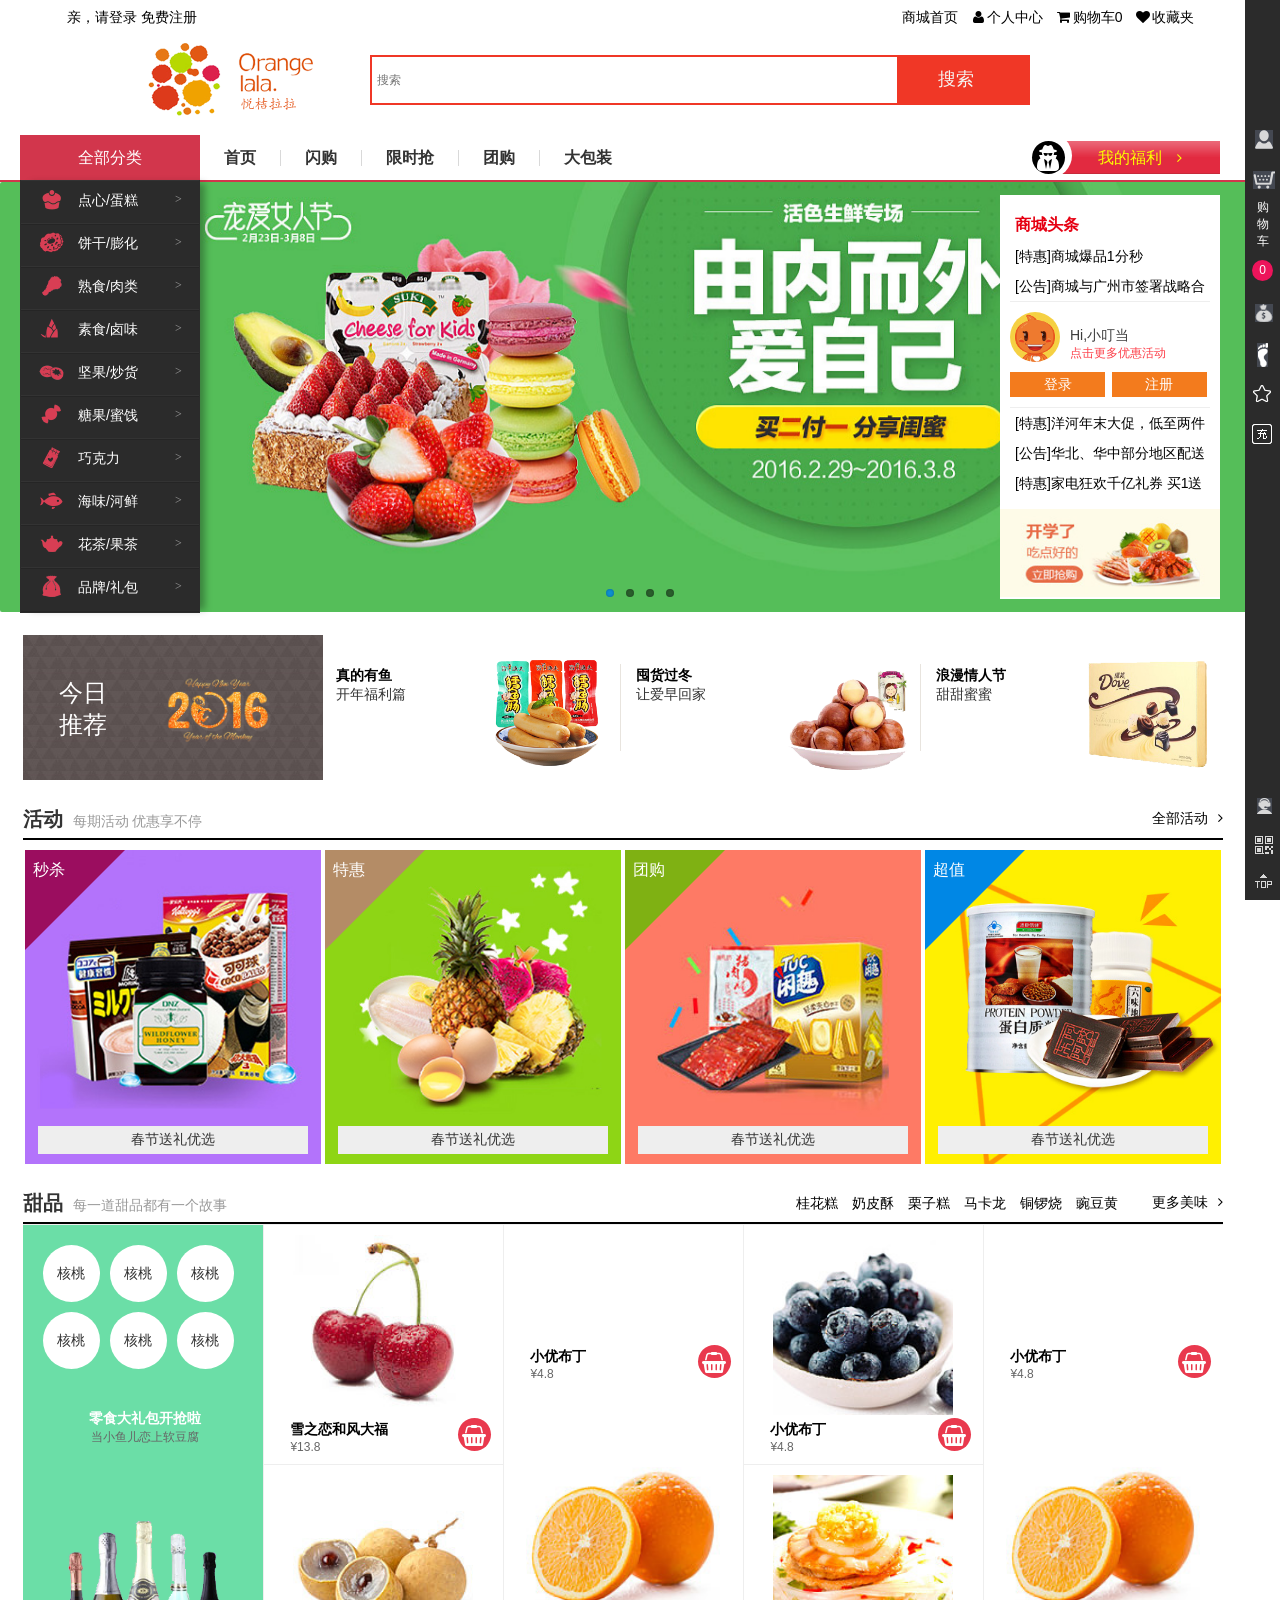
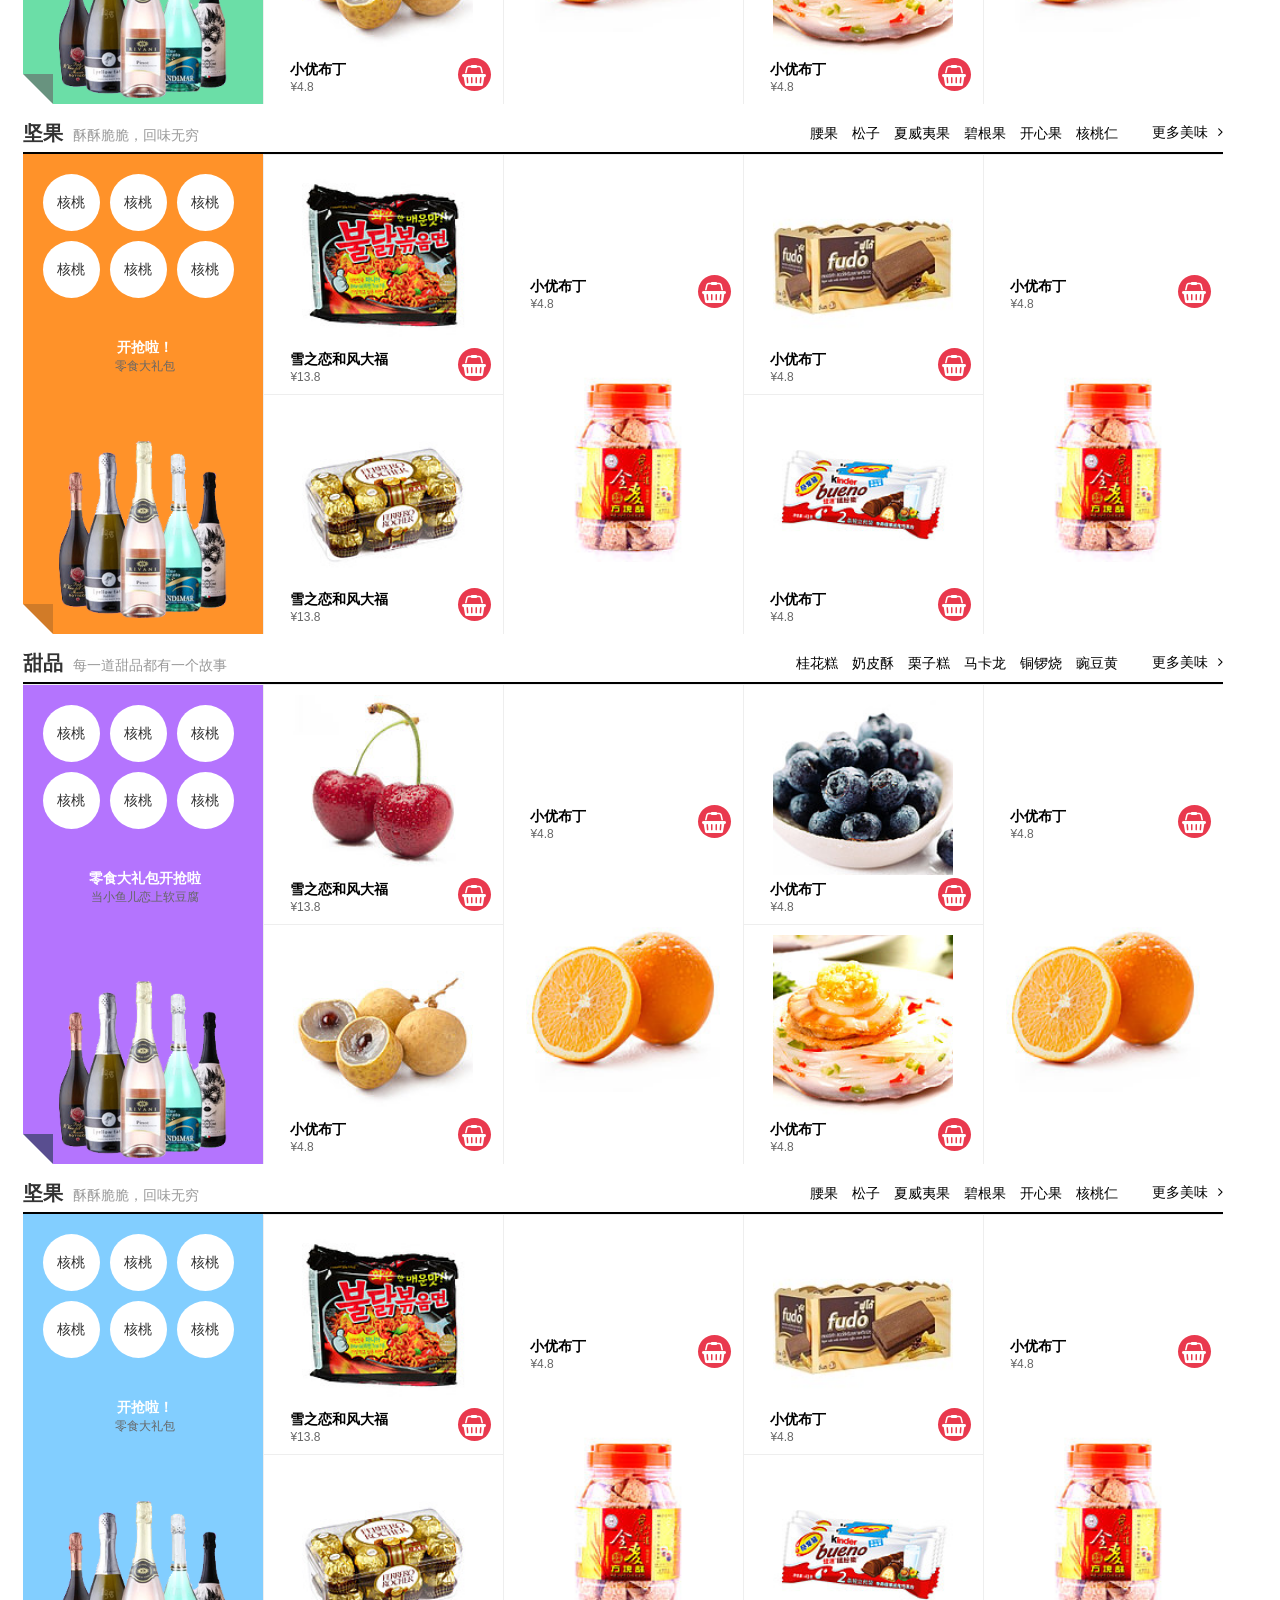
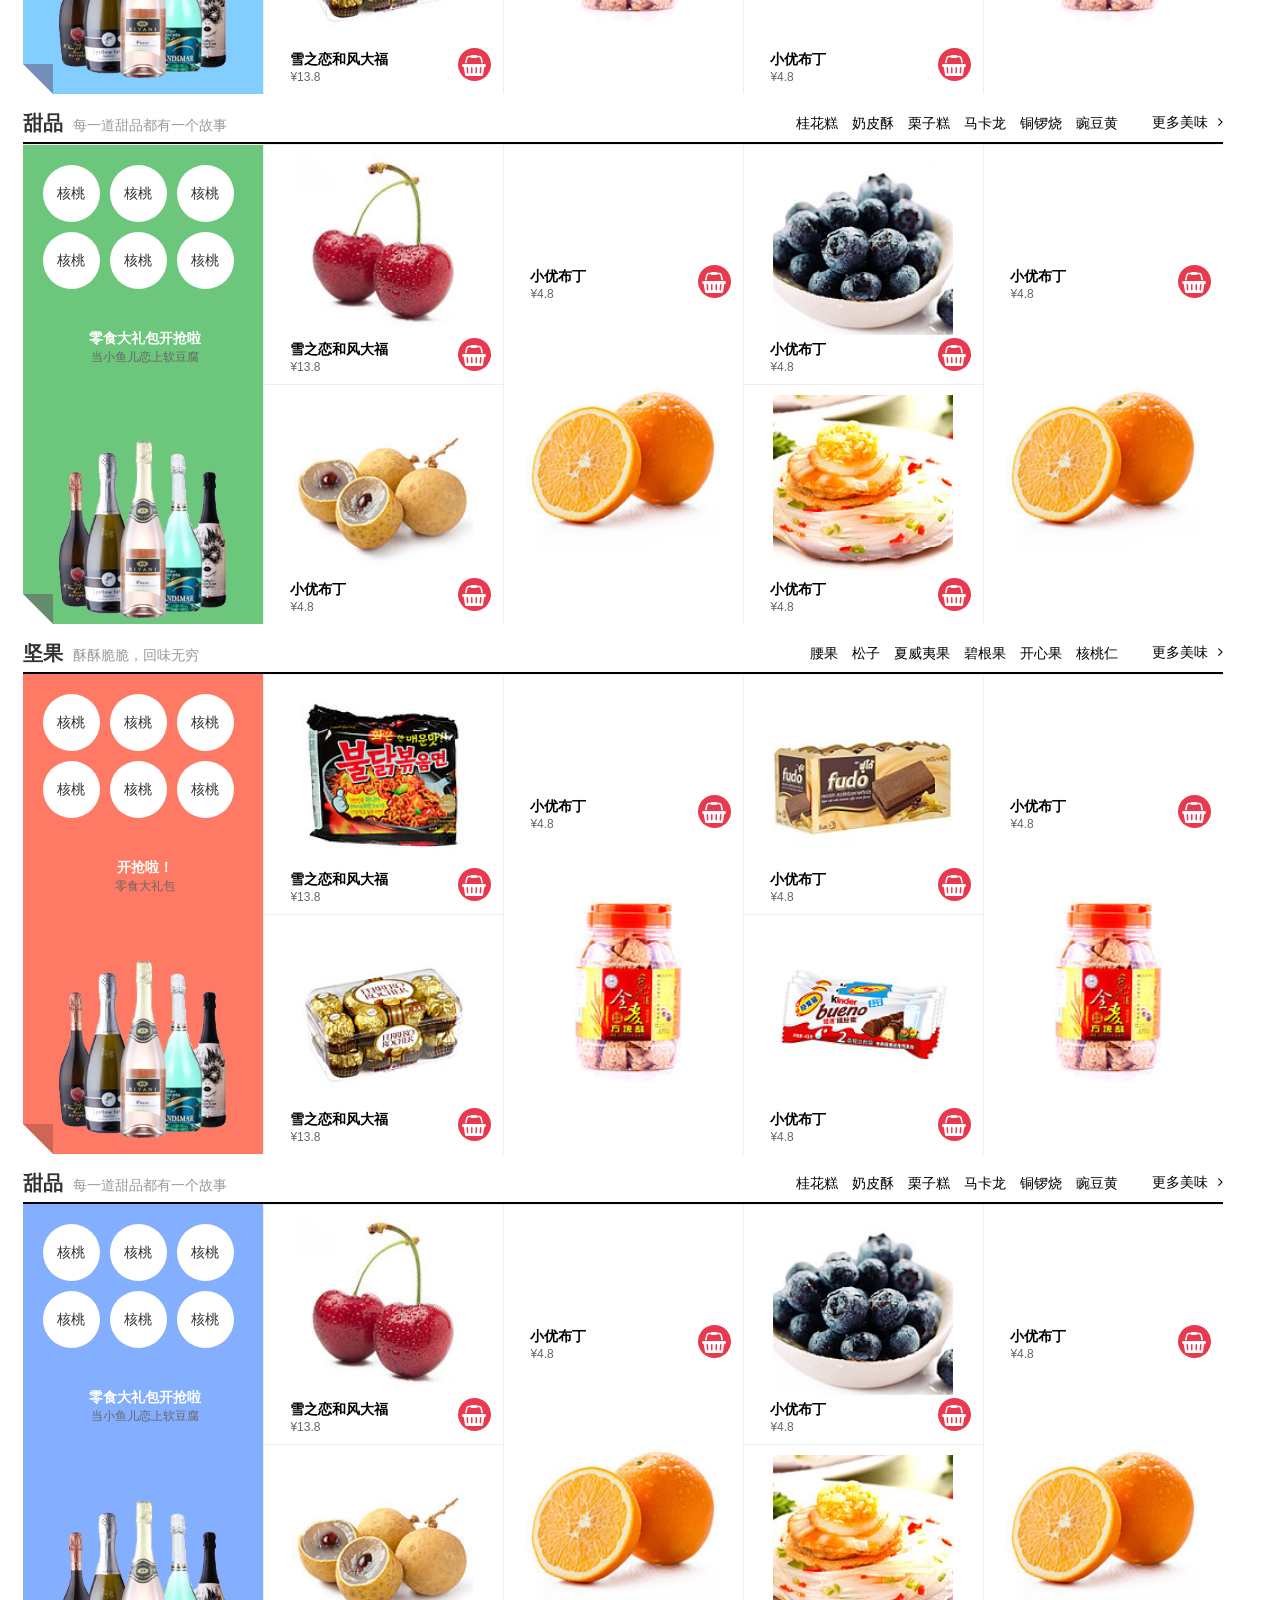
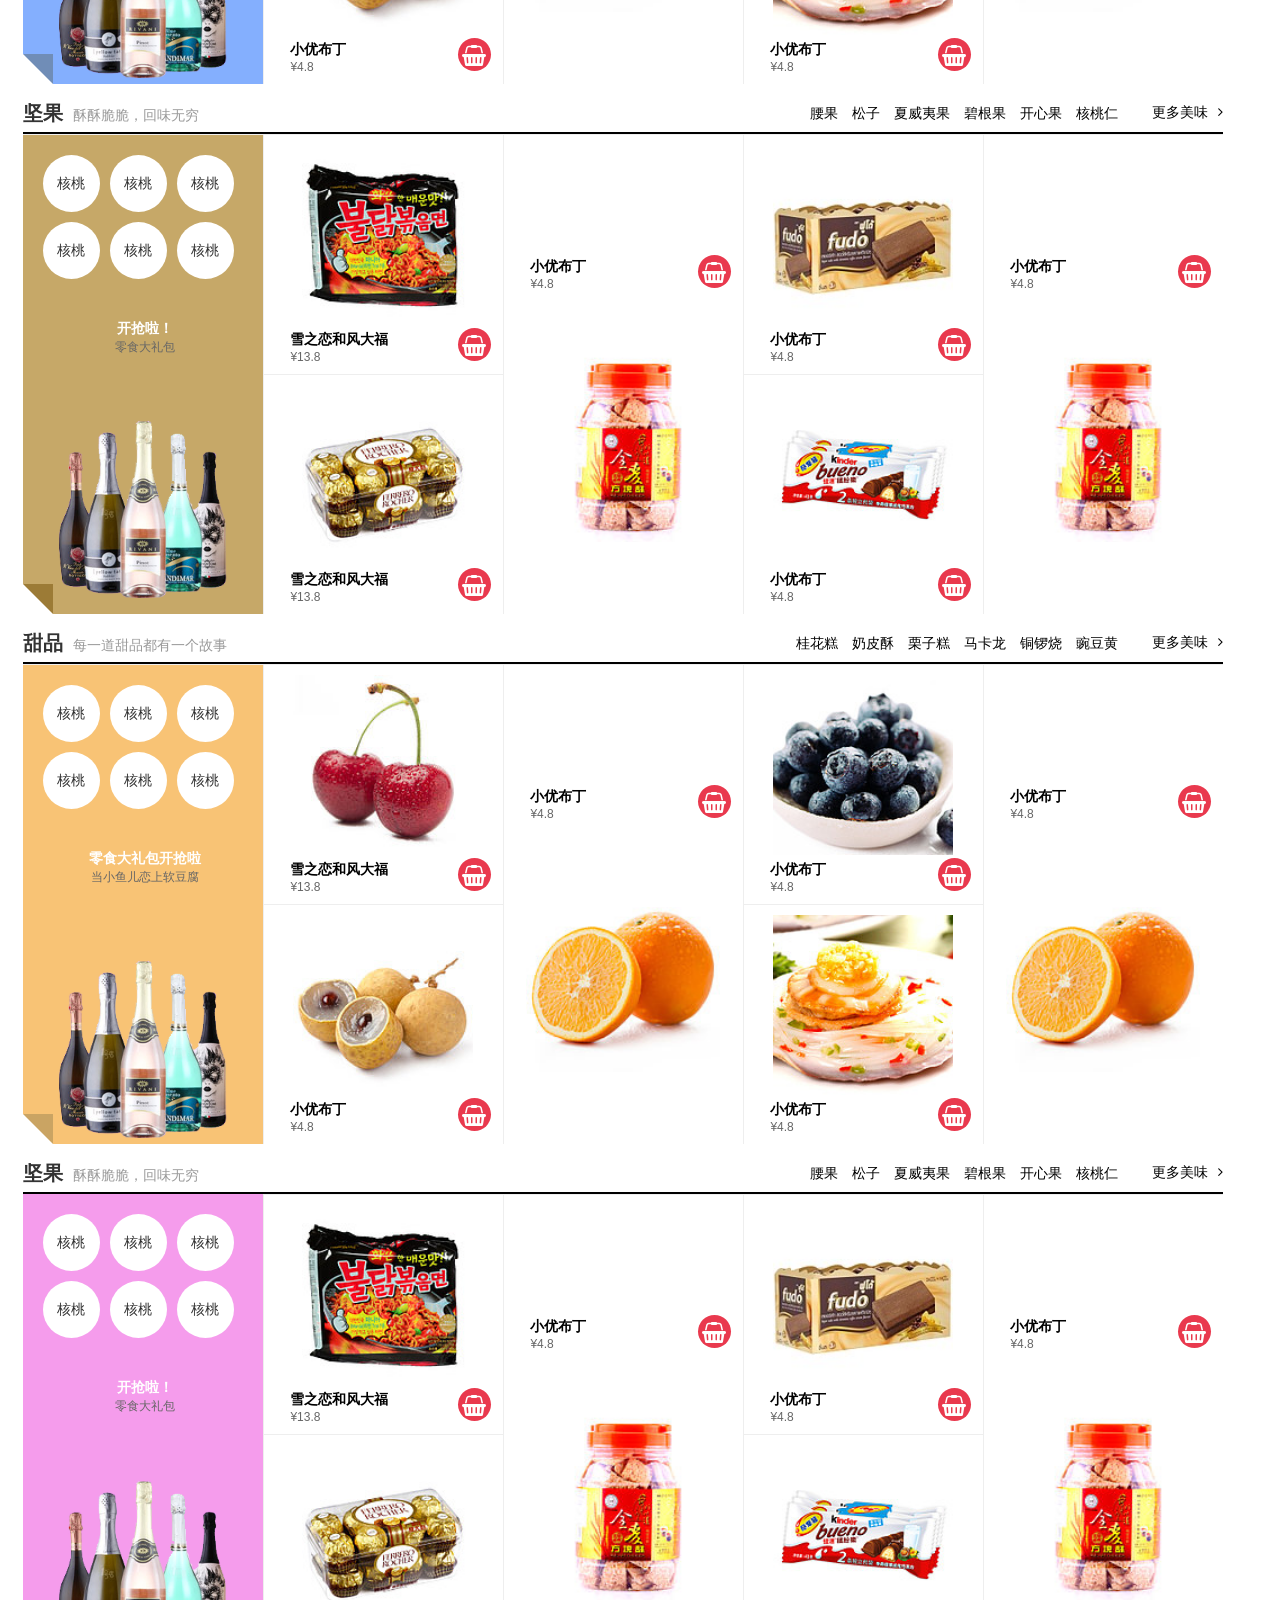
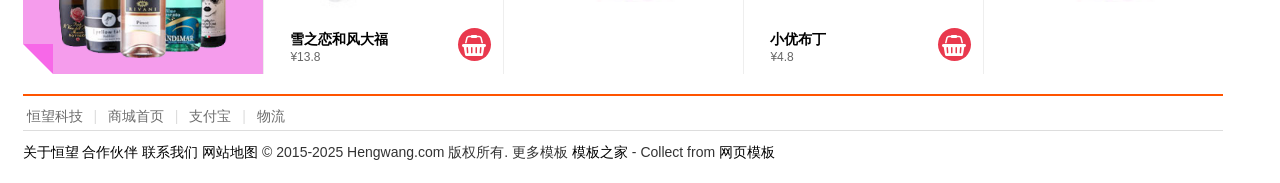
<file: 网页/前台/one/home/home1.html>
<!DOCTYPE html PUBLIC "-//W3C//DTD XHTML 1.0 Transitional//EN" "http://www.w3.org/TR/xhtml1/DTD/xhtml1-transitional.dtd">
<html xmlns="http://www.w3.org/1999/xhtml">

	<head>
		<meta http-equiv="Content-Type" content="text/html; charset=utf-8" />
		<meta name="viewport" content="width=device-width, initial-scale=1.0, minimum-scale=1.0, maximum-scale=1.0, user-scalable=no">

		<title>首页</title>

		<link href="../AmazeUI-2.4.2/assets/css/amazeui.css" rel="stylesheet" type="text/css" />
		<link href="../AmazeUI-2.4.2/assets/css/admin.css" rel="stylesheet" type="text/css" />

		<link href="../basic/css/demo.css" rel="stylesheet" type="text/css" />

		<link href="../css/hmstyle.css" rel="stylesheet" type="text/css" />
		<script src="../AmazeUI-2.4.2/assets/js/jquery.min.js"></script>
		<script src="../AmazeUI-2.4.2/assets/js/amazeui.min.js"></script>

	</head>

	<body>
		<div class="hmtop">
			<!--顶部导航条 -->
			<div class="am-container header">
				<ul class="message-l">
					<div class="topMessage">
						<div class="menu-hd">
							<a href="#" target="_top" class="h">亲，请登录</a>
							<a href="#" target="_top">免费注册</a>
						</div>
					</div>
				</ul>
				<ul class="message-r">
					<div class="topMessage home">
						<div class="menu-hd"><a href="#" target="_top" class="h">商城首页</a></div>
					</div>
					<div class="topMessage my-shangcheng">
						<div class="menu-hd MyShangcheng"><a href="#" target="_top"><i class="am-icon-user am-icon-fw"></i>个人中心</a></div>
					</div>
					<div class="topMessage mini-cart">
						<div class="menu-hd"><a id="mc-menu-hd" href="#" target="_top"><i class="am-icon-shopping-cart  am-icon-fw"></i><span>购物车</span><strong id="J_MiniCartNum" class="h">0</strong></a></div>
					</div>
					<div class="topMessage favorite">
						<div class="menu-hd"><a href="#" target="_top"><i class="am-icon-heart am-icon-fw"></i><span>收藏夹</span></a></div>
				</ul>
				</div>

				<!--悬浮搜索框-->

				<div class="nav white">
					<div class="logo"><img src="../images/logo.png" /></div>
					<div class="logoBig">
						<li><img src="../images/logobig.png" /></li>
					</div>

					<div class="search-bar pr">
						<a name="index_none_header_sysc" href="#"></a>
						<form>
							<input id="searchInput" name="index_none_header_sysc" type="text" placeholder="搜索" autocomplete="off">
							<input id="ai-topsearch" class="submit am-btn" value="搜索" index="1" type="submit">
						</form>
					</div>
				</div>

				<div class="clear"></div>
			</div>
			<div class="banner">
                      <!--轮播 -->
						<div class="am-slider am-slider-default scoll" data-am-flexslider id="demo-slider-0">
							<ul class="am-slides">
								<li class="banner1"><a href="introduction.html"><img src="../images/ad1.jpg" /></a></li>
								<li class="banner2"><a><img src="../images/ad2.jpg" /></a></li>
								<li class="banner3"><a><img src="../images/ad3.jpg" /></a></li>
								<li class="banner4"><a><img src="../images/ad4.jpg" /></a></li>

							</ul>
						</div>
						<div class="clear"></div>	
			</div>
			<div class="shopNav">
				<div class="slideall">

					   <div class="long-title"><span class="all-goods">全部分类</span></div>
					   <div class="nav-cont">
							<ul>
								<li class="index"><a href="#">首页</a></li>
                                <li class="qc"><a href="#">闪购</a></li>
                                <li class="qc"><a href="#">限时抢</a></li>
                                <li class="qc"><a href="#">团购</a></li>
                                <li class="qc last"><a href="#">大包装</a></li>
							</ul>
						    <div class="nav-extra">
						    	<i class="am-icon-user-secret am-icon-md nav-user"></i><b></b>我的福利
						    	<i class="am-icon-angle-right" style="padding-left: 10px;"></i>
						    </div>
						</div>
		        				
						<!--侧边导航 -->
						<div id="nav" class="navfull">
							<div class="area clearfix">
								<div class="category-content" id="guide_2">
									
									<div class="category">
										<ul class="category-list" id="js_climit_li">
											<li class="appliance js_toggle relative first">
												<div class="category-info">
													<h3 class="category-name b-category-name"><i><img src="../images/cake.png"></i><a class="ml-22" title="点心">点心/蛋糕</a></h3>
													<em>&gt;</em></div>
												<div class="menu-item menu-in top">
													<div class="area-in">
														<div class="area-bg">
															<div class="menu-srot">
																<div class="sort-side">
																	<dl class="dl-sort">
																		<dt><span title="蛋糕">蛋糕</span></dt>
																		<dd><a title="蒸蛋糕" href="#"><span>蒸蛋糕</span></a></dd>
																		<dd><a title="脱水蛋糕" href="#"><span>脱水蛋糕</span></a></dd>
																		<dd><a title="瑞士卷" href="#"><span>瑞士卷</span></a></dd>
																		<dd><a title="软面包" href="#"><span>软面包</span></a></dd>
																		<dd><a title="马卡龙" href="#"><span>马卡龙</span></a></dd>
																		<dd><a title="千层饼" href="#"><span>千层饼</span></a></dd>
																		<dd><a title="甜甜圈" href="#"><span>甜甜圈</span></a></dd>
																		<dd><a title="蒸三明治" href="#"><span>蒸三明治</span></a></dd>
																		<dd><a title="铜锣烧" href="#"><span>铜锣烧</span></a></dd>
																	</dl>
																	<dl class="dl-sort">
																		<dt><span title="蛋糕">点心</span></dt>
																		<dd><a title="蒸蛋糕" href="#"><span>蒸蛋糕</span></a></dd>
																		<dd><a title="脱水蛋糕" href="#"><span>脱水蛋糕</span></a></dd>
																		<dd><a title="瑞士卷" href="#"><span>瑞士卷</span></a></dd>
																		<dd><a title="软面包" href="#"><span>软面包</span></a></dd>
																		<dd><a title="马卡龙" href="#"><span>马卡龙</span></a></dd>
																		<dd><a title="千层饼" href="#"><span>千层饼</span></a></dd>
																		<dd><a title="甜甜圈" href="#"><span>甜甜圈</span></a></dd>
																		<dd><a title="蒸三明治" href="#"><span>蒸三明治</span></a></dd>
																		<dd><a title="铜锣烧" href="#"><span>铜锣烧</span></a></dd>
																	</dl>

																</div>
																<div class="brand-side">
																	<dl class="dl-sort"><dt><span>实力商家</span></dt>
																		<dd><a rel="nofollow" title="呵官方旗舰店" target="_blank" href="#" rel="nofollow"><span  class="red" >呵官方旗舰店</span></a></dd>
																		<dd><a rel="nofollow" title="格瑞旗舰店" target="_blank" href="#" rel="nofollow"><span >格瑞旗舰店</span></a></dd>
																		<dd><a rel="nofollow" title="飞彦大厂直供" target="_blank" href="#" rel="nofollow"><span  class="red" >飞彦大厂直供</span></a></dd>
																		<dd><a rel="nofollow" title="红e·艾菲妮" target="_blank" href="#" rel="nofollow"><span >红e·艾菲妮</span></a></dd>
																		<dd><a rel="nofollow" title="本真旗舰店" target="_blank" href="#" rel="nofollow"><span  class="red" >本真旗舰店</span></a></dd>
																		<dd><a rel="nofollow" title="杭派女装批发网" target="_blank" href="#" rel="nofollow"><span  class="red" >杭派女装批发网</span></a></dd>
																	</dl>
																</div>
															</div>
														</div>
													</div>
												</div>
											<b class="arrow"></b>	
											</li>
											<li class="appliance js_toggle relative">
												<div class="category-info">
													<h3 class="category-name b-category-name"><i><img src="../images/cookies.png"></i><a class="ml-22" title="饼干、膨化">饼干/膨化</a></h3>
													<em>&gt;</em></div>
												<div class="menu-item menu-in top">
													<div class="area-in">
														<div class="area-bg">
															<div class="menu-srot">
																<div class="sort-side">
																	<dl class="dl-sort">
																		<dt><span title="饼干">饼干</span></dt>
																		<dd><a title="蒸蛋糕" href="#"><span>蒸蛋糕</span></a></dd>
																		<dd><a title="脱水蛋糕" href="#"><span>脱水蛋糕</span></a></dd>
																		<dd><a title="瑞士卷" href="#"><span>瑞士卷</span></a></dd>
																		<dd><a title="软面包" href="#"><span>软面包</span></a></dd>
																		<dd><a title="马卡龙" href="#"><span>马卡龙</span></a></dd>
																	</dl>
																	<dl class="dl-sort">
																		<dt><span title="薯片">薯片</span></dt>
																		<dd><a title="蒸蛋糕" href="#"><span>蒸蛋糕</span></a></dd>
																		<dd><a title="脱水蛋糕" href="#"><span>脱水蛋糕</span></a></dd>
																		<dd><a title="瑞士卷" href="#"><span>瑞士卷</span></a></dd>
																		<dd><a title="软面包" href="#"><span>软面包</span></a></dd>
																		<dd><a title="马卡龙" href="#"><span>马卡龙</span></a></dd>
																		<dd><a title="千层饼" href="#"><span>千层饼</span></a></dd>
																		<dd><a title="甜甜圈" href="#"><span>甜甜圈</span></a></dd>
																		<dd><a title="蒸三明治" href="#"><span>蒸三明治</span></a></dd>
																		<dd><a title="铜锣烧" href="#"><span>铜锣烧</span></a></dd>
																	</dl>
																	<dl class="dl-sort">
																		<dt><span title="蛋糕">虾条</span></dt>
																		<dd><a title="蒸蛋糕" href="#"><span>蒸蛋糕</span></a></dd>
																		<dd><a title="脱水蛋糕" href="#"><span>脱水蛋糕</span></a></dd>
																		<dd><a title="瑞士卷" href="#"><span>瑞士卷</span></a></dd>
																		<dd><a title="软面包" href="#"><span>软面包</span></a></dd>
																		<dd><a title="马卡龙" href="#"><span>马卡龙</span></a></dd>
																		<dd><a title="千层饼" href="#"><span>千层饼</span></a></dd>
																		<dd><a title="甜甜圈" href="#"><span>甜甜圈</span></a></dd>
																		<dd><a title="蒸三明治" href="#"><span>蒸三明治</span></a></dd>
																		<dd><a title="铜锣烧" href="#"><span>铜锣烧</span></a></dd>
																	</dl>
																</div>
																<div class="brand-side">
																	<dl class="dl-sort"><dt><span>实力商家</span></dt>
																		<dd><a rel="nofollow" title="YYKCLOT" target="_blank" href="#" rel="nofollow"><span  class ="red" >YYKCLOT</span></a></dd>
																		<dd><a rel="nofollow" title="池氏品牌男装" target="_blank" href="#" rel="nofollow"><span  class ="red" >池氏品牌男装</span></a></dd>
																		<dd><a rel="nofollow" title="男装日志" target="_blank" href="#" rel="nofollow"><span >男装日志</span></a></dd>
																		<dd><a rel="nofollow" title="索比诺官方旗舰店" target="_blank" href="#" rel="nofollow"><span >索比诺官方旗舰店</span></a></dd>
																		<dd><a rel="nofollow" title="onTTno傲徒" target="_blank" href="#" rel="nofollow"><span  class ="red" >onTTno傲徒</span></a></dd>
																		<dd><a rel="nofollow" title="玛狮路男装旗舰店" target="_blank" href="#" rel="nofollow"><span >玛狮路男装旗舰店</span></a></dd>
																		<dd><a rel="nofollow" title="劳威特品牌男装" target="_blank" href="#" rel="nofollow"><span >劳威特品牌男装</span></a></dd>
																		<dd><a rel="nofollow" title="卡斯郎世家批发城" target="_blank" href="#" rel="nofollow"><span  class ="red" >卡斯郎世家批发城</span></a></dd>
																	</dl>
																</div>
															</div>
														</div>
													</div>
												</div>
                                             <b class="arrow"></b>
											</li>
											<li class="appliance js_toggle relative">
												<div class="category-info">
													<h3 class="category-name b-category-name"><i><img src="../images/meat.png"></i><a class="ml-22" title="熟食、肉类">熟食/肉类</a></h3>
													<em>&gt;</em></div>
												<div class="menu-item menu-in top">
													<div class="area-in">
														<div class="area-bg">
															<div class="menu-srot">
																<div class="sort-side">
																	<dl class="dl-sort">
																		<dt><span title="猪肉脯">猪肉脯</span></dt>
																		<dd><a title="蒸蛋糕" href="#"><span>蒸蛋糕</span></a></dd>
																		<dd><a title="脱水蛋糕" href="#"><span>脱水蛋糕</span></a></dd>
																		<dd><a title="瑞士卷" href="#"><span>瑞士卷</span></a></dd>
																		<dd><a title="软面包" href="#"><span>软面包</span></a></dd>
																		<dd><a title="马卡龙" href="#"><span>马卡龙</span></a></dd>
																	</dl>
																	<dl class="dl-sort">
																		<dt><span title="牛肉丝">牛肉丝</span></dt>
																		<dd><a title="蒸蛋糕" href="#"><span>蒸蛋糕</span></a></dd>
																		<dd><a title="脱水蛋糕" href="#"><span>脱水蛋糕</span></a></dd>
																		<dd><a title="瑞士卷" href="#"><span>瑞士卷</span></a></dd>
																		<dd><a title="软面包" href="#"><span>软面包</span></a></dd>
																		<dd><a title="马卡龙" href="#"><span>马卡龙</span></a></dd>
																	</dl>
																	<dl class="dl-sort">
																		<dt><span title="小香肠">小香肠</span></dt>
																		<dd><a title="蒸蛋糕" href="#"><span>蒸蛋糕</span></a></dd>
																		<dd><a title="脱水蛋糕" href="#"><span>脱水蛋糕</span></a></dd>
																		<dd><a title="瑞士卷" href="#"><span>瑞士卷</span></a></dd>
																		<dd><a title="软面包" href="#"><span>软面包</span></a></dd>
																		<dd><a title="铜锣烧" href="#"><span>铜锣烧</span></a></dd>
																	</dl>
																</div>
																<div class="brand-side">
																	<dl class="dl-sort"><dt><span>实力商家</span></dt>
																		<dd><a rel="nofollow" title="花颜巧语 " target="_blank" href="#" rel="nofollow"><span  class="red" >花颜巧语 </span></a></dd>
																		<dd><a rel="nofollow" title="糖衣小屋" target="_blank" href="#" rel="nofollow"><span >糖衣小屋</span></a></dd>
																		<dd><a rel="nofollow" title="卡拉迪克  " target="_blank" href="#" rel="nofollow"><span  class="red" >卡拉迪克  </span></a></dd>
																		<dd><a rel="nofollow" title="暖春童话 " target="_blank" href="#" rel="nofollow"><span >暖春童话 </span></a></dd>
																		<dd><a rel="nofollow" title="华盛童装批发行 " target="_blank" href="#" rel="nofollow"><span >华盛童装批发行 </span></a></dd>
																		<dd><a rel="nofollow" title="奈仕华童装旗舰店" target="_blank" href="#" rel="nofollow"><span >奈仕华童装旗舰店</span></a></dd>
																		<dd><a rel="nofollow" title="斑蒂尼BONDYNI" target="_blank" href="#" rel="nofollow"><span  class="red" >斑蒂尼BONDYNI</span></a></dd>
																		<dd><a rel="nofollow" title="猫儿朵朵 " target="_blank" href="#" rel="nofollow"><span >猫儿朵朵 </span></a></dd>
																		<dd><a rel="nofollow" title="童衣阁" target="_blank" href="#" rel="nofollow"><span  class="red" >童衣阁</span></a></dd>
																	</dl>
																</div>
															</div>
														</div>
													</div>
												</div>
                                            <b class="arrow"></b>
											</li>
											<li class="appliance js_toggle relative">
												<div class="category-info">
													<h3 class="category-name b-category-name"><i><img src="../images/bamboo.png"></i><a class="ml-22" title="素食、卤味">素食/卤味</a></h3>
													<em>&gt;</em></div>
												<div class="menu-item menu-in top">
													<div class="area-in">
														<div class="area-bg">
															<div class="menu-srot">
																<div class="sort-side">
																	<dl class="dl-sort">
																		<dt><span title="豆干">豆干</span></dt>
																		<dd><a title="蒸蛋糕" href="#"><span>蒸蛋糕</span></a></dd>
																		<dd><a title="脱水蛋糕" href="#"><span>脱水蛋糕</span></a></dd>
																		<dd><a title="瑞士卷" href="#"><span>瑞士卷</span></a></dd>
																		<dd><a title="铜锣烧" href="#"><span>铜锣烧</span></a></dd>
																	</dl>
																	<dl class="dl-sort">
																		<dt><span title="干笋">干笋</span></dt>
																		<dd><a title="蒸蛋糕" href="#"><span>蒸蛋糕</span></a></dd>
																		<dd><a title="脱水蛋糕" href="#"><span>脱水蛋糕</span></a></dd>
																		<dd><a title="瑞士卷" href="#"><span>瑞士卷</span></a></dd>
																		<dd><a title="铜锣烧" href="#"><span>铜锣烧</span></a></dd>
																	</dl>
																	<dl class="dl-sort">
																		<dt><span title="鸭脖">鸭脖</span></dt>
																		<dd><a title="蒸蛋糕" href="#"><span>蒸蛋糕</span></a></dd>
																		<dd><a title="脱水蛋糕" href="#"><span>脱水蛋糕</span></a></dd>
																		<dd><a title="瑞士卷" href="#"><span>瑞士卷</span></a></dd>
																		<dd><a title="软面包" href="#"><span>软面包</span></a></dd>
																		<dd><a title="马卡龙" href="#"><span>马卡龙</span></a></dd>
																		<dd><a title="千层饼" href="#"><span>千层饼</span></a></dd>
																		<dd><a title="甜甜圈" href="#"><span>甜甜圈</span></a></dd>
																		<dd><a title="蒸三明治" href="#"><span>蒸三明治</span></a></dd>
																		<dd><a title="铜锣烧" href="#"><span>铜锣烧</span></a></dd>
																	</dl>
																</div>
																<div class="brand-side">
																	<dl class="dl-sort"><dt><span>实力商家</span></dt>
																		<dd><a rel="nofollow" title="歌芙品牌旗舰店" target="_blank" href="#" rel="nofollow"><span  class="red" >歌芙品牌旗舰店</span></a></dd>
																		<dd><a rel="nofollow" title="爱丝蓝内衣厂" target="_blank" href="#" rel="nofollow"><span >爱丝蓝内衣厂</span></a></dd>
																		<dd><a rel="nofollow" title="香港优蓓尔防辐射" target="_blank" href="#" rel="nofollow"><span >香港优蓓尔防辐射</span></a></dd>
																		<dd><a rel="nofollow" title="蓉莉娜内衣批发" target="_blank" href="#" rel="nofollow"><span >蓉莉娜内衣批发</span></a></dd>
																	</dl>
																</div>
															</div>
														</div>
													</div>
												</div>
                                             <b class="arrow"></b>
											</li>
											<li class="appliance js_toggle relative">
												<div class="category-info">
													<h3 class="category-name b-category-name"><i><img src="../images/nut.png"></i><a class="ml-22" title="坚果、炒货">坚果/炒货</a></h3>
													<em>&gt;</em></div>
												<div class="menu-item menu-in top">
													<div class="area-in">
														<div class="area-bg">
															<div class="menu-srot">
																<div class="sort-side">
																	<dl class="dl-sort">
																		<dt><span title="蛋糕">坚果</span></dt>
																		<dd><a title="蒸蛋糕" href="#"><span>蒸蛋糕</span></a></dd>
																		<dd><a title="脱水蛋糕" href="#"><span>脱水蛋糕</span></a></dd>
																		<dd><a title="瑞士卷" href="#"><span>瑞士卷</span></a></dd>
																		<dd><a title="软面包" href="#"><span>软面包</span></a></dd>
																		<dd><a title="马卡龙" href="#"><span>马卡龙</span></a></dd>
																		<dd><a title="千层饼" href="#"><span>千层饼</span></a></dd>
																		<dd><a title="甜甜圈" href="#"><span>甜甜圈</span></a></dd>
																		<dd><a title="蒸三明治" href="#"><span>蒸三明治</span></a></dd>
																		<dd><a title="铜锣烧" href="#"><span>铜锣烧</span></a></dd>
																	</dl>
																	<dl class="dl-sort">
																		<dt><span title="蛋糕">锅巴</span></dt>
																		<dd><a title="蒸蛋糕" href="#"><span>蒸蛋糕</span></a></dd>
																		<dd><a title="脱水蛋糕" href="#"><span>脱水蛋糕</span></a></dd>
																		<dd><a title="瑞士卷" href="#"><span>瑞士卷</span></a></dd>
																		<dd><a title="软面包" href="#"><span>软面包</span></a></dd>
																		<dd><a title="马卡龙" href="#"><span>马卡龙</span></a></dd>
																		<dd><a title="千层饼" href="#"><span>千层饼</span></a></dd>
																		<dd><a title="甜甜圈" href="#"><span>甜甜圈</span></a></dd>
																		<dd><a title="蒸三明治" href="#"><span>蒸三明治</span></a></dd>
																		<dd><a title="铜锣烧" href="#"><span>铜锣烧</span></a></dd>
																	</dl>
																</div>
																<div class="brand-side">
																	<dl class="dl-sort"><dt><span>实力商家</span></dt>
																		<dd><a rel="nofollow" title="呵呵嘿官方旗舰店" target="_blank" href="#" rel="nofollow"><span  class="red" >呵呵嘿官方旗舰店</span></a></dd>
																		<dd><a rel="nofollow" title="格瑞旗舰店" target="_blank" href="#" rel="nofollow"><span >格瑞旗舰店</span></a></dd>
																		<dd><a rel="nofollow" title="飞彦大厂直供" target="_blank" href="#" rel="nofollow"><span  class="red" >飞彦大厂直供</span></a></dd>
																		<dd><a rel="nofollow" title="红e·艾菲妮" target="_blank" href="#" rel="nofollow"><span >红e·艾菲妮</span></a></dd>
																		<dd><a rel="nofollow" title="本真旗舰店" target="_blank" href="#" rel="nofollow"><span  class="red" >本真旗舰店</span></a></dd>
																		<dd><a rel="nofollow" title="杭派女装批发网" target="_blank" href="#" rel="nofollow"><span  class="red" >杭派女装批发网</span></a></dd>
																		<dd><a rel="nofollow" title="华伊阁旗舰店" target="_blank" href="#" rel="nofollow"><span >华伊阁旗舰店</span></a></dd>
																		<dd><a rel="nofollow" title="独家折扣旗舰店" target="_blank" href="#" rel="nofollow"><span >独家折扣旗舰店</span></a></dd>
																	</dl>
																</div>
															</div>
														</div>
													</div>
												</div>
												<b class="arrow"></b>
											</li>
											<li class="appliance js_toggle relative">
												<div class="category-info">
													<h3 class="category-name b-category-name"><i><img src="../images/candy.png"></i><a class="ml-22" title="糖果、蜜饯">糖果/蜜饯</a></h3>
													<em>&gt;</em></div>
												<div class="menu-item menu-in top">
													<div class="area-in">
														<div class="area-bg">
															<div class="menu-srot">
																<div class="sort-side">
																	<dl class="dl-sort">
																		<dt><span title="糖果">糖果</span></dt>
																		<dd><a title="蒸蛋糕" href="#"><span>蒸蛋糕</span></a></dd>
																		<dd><a title="脱水蛋糕" href="#"><span>脱水蛋糕</span></a></dd>
																		<dd><a title="瑞士卷" href="#"><span>瑞士卷</span></a></dd>
																		<dd><a title="软面包" href="#"><span>软面包</span></a></dd>
																		<dd><a title="马卡龙" href="#"><span>马卡龙</span></a></dd>
																		<dd><a title="千层饼" href="#"><span>千层饼</span></a></dd>
																		<dd><a title="甜甜圈" href="#"><span>甜甜圈</span></a></dd>
																		<dd><a title="蒸三明治" href="#"><span>蒸三明治</span></a></dd>
																		<dd><a title="铜锣烧" href="#"><span>铜锣烧</span></a></dd>
																	</dl>
																	<dl class="dl-sort">
																		<dt><span title="蜜饯">蜜饯</span></dt>
																		<dd><a title="猕猴桃干" href="#"><span>猕猴桃干</span></a></dd>
																		<dd><a title="糖樱桃" href="#"><span>糖樱桃</span></a></dd>
																		<dd><a title="瑞士卷" href="#"><span>瑞士卷</span></a></dd>
																		<dd><a title="软面包" href="#"><span>软面包</span></a></dd>
																		<dd><a title="马卡龙" href="#"><span>马卡龙</span></a></dd>
																		<dd><a title="千层饼" href="#"><span>千层饼</span></a></dd>
																		<dd><a title="甜甜圈" href="#"><span>甜甜圈</span></a></dd>
																		<dd><a title="蒸三明治" href="#"><span>蒸三明治</span></a></dd>
																		<dd><a title="铜锣烧" href="#"><span>铜锣烧</span></a></dd>
																	</dl>
																</div>
																<div class="brand-side">
																	<dl class="dl-sort"><dt><span>实力商家</span></dt>
																		<dd><a rel="nofollow" title="YYKCLOT" target="_blank" href="#" rel="nofollow"><span  class ="red" >YYKCLOT</span></a></dd>
																		<dd><a rel="nofollow" title="池氏品牌男装" target="_blank" href="#" rel="nofollow"><span  class ="red" >池氏品牌男装</span></a></dd>
																		<dd><a rel="nofollow" title="男装日志" target="_blank" href="#" rel="nofollow"><span >男装日志</span></a></dd>
																		<dd><a rel="nofollow" title="索比诺官方旗舰店" target="_blank" href="#" rel="nofollow"><span >索比诺官方旗舰店</span></a></dd>
																		<dd><a rel="nofollow" title="onTTno傲徒" target="_blank" href="#" rel="nofollow"><span  class ="red" >onTTno傲徒</span></a></dd>
																		<dd><a rel="nofollow" title="卡斯郎世家批发城" target="_blank" href="#" rel="nofollow"><span  class ="red" >卡斯郎世家批发城</span></a></dd>
																	</dl>
																</div>
															</div>
														</div>
													</div>
												</div>
                                            <b class="arrow"></b>
											</li>
											<li class="appliance js_toggle relative">
												<div class="category-info">
													<h3 class="category-name b-category-name"><i><img src="../images/chocolate.png"></i><a class="ml-22" title="巧克力">巧克力</a></h3>
													<em>&gt;</em></div>
												<div class="menu-item menu-in top">
													<div class="area-in">
														<div class="area-bg">
															<div class="menu-srot">
																<div class="sort-side">
																	<dl class="dl-sort">
																		<dt><span title="蛋糕">巧克力</span></dt>
																		<dd><a title="蒸蛋糕" href="#"><span>蒸蛋糕</span></a></dd>
																		<dd><a title="脱水蛋糕" href="#"><span>脱水蛋糕</span></a></dd>
																		<dd><a title="瑞士卷" href="#"><span>瑞士卷</span></a></dd>
																		<dd><a title="软面包" href="#"><span>软面包</span></a></dd>
																		<dd><a title="马卡龙" href="#"><span>马卡龙</span></a></dd>
																		<dd><a title="千层饼" href="#"><span>千层饼</span></a></dd>
																		<dd><a title="甜甜圈" href="#"><span>甜甜圈</span></a></dd>
																		<dd><a title="蒸三明治" href="#"><span>蒸三明治</span></a></dd>
																		<dd><a title="铜锣烧" href="#"><span>铜锣烧</span></a></dd>
																	</dl>
																	<dl class="dl-sort">
																		<dt><span title="蛋糕">果冻</span></dt>
																		<dd><a title="蒸蛋糕" href="#"><span>蒸蛋糕</span></a></dd>
																		<dd><a title="脱水蛋糕" href="#"><span>脱水蛋糕</span></a></dd>
																		<dd><a title="瑞士卷" href="#"><span>瑞士卷</span></a></dd>
																		<dd><a title="软面包" href="#"><span>软面包</span></a></dd>
																		<dd><a title="马卡龙" href="#"><span>马卡龙</span></a></dd>
																		<dd><a title="千层饼" href="#"><span>千层饼</span></a></dd>
																		<dd><a title="甜甜圈" href="#"><span>甜甜圈</span></a></dd>
																		<dd><a title="蒸三明治" href="#"><span>蒸三明治</span></a></dd>
																		<dd><a title="铜锣烧" href="#"><span>铜锣烧</span></a></dd>
																	</dl>
																</div>
																<div class="brand-side">
																	<dl class="dl-sort"><dt><span>实力商家</span></dt>
																		<dd><a rel="nofollow" title="花颜巧语 " target="_blank" href="#" rel="nofollow"><span  class="red" >花颜巧语 </span></a></dd>
																		<dd><a rel="nofollow" title="糖衣小屋" target="_blank" href="#" rel="nofollow"><span >糖衣小屋</span></a></dd>
																		<dd><a rel="nofollow" title="卡拉迪克  " target="_blank" href="#" rel="nofollow"><span  class="red" >卡拉迪克  </span></a></dd>
																		<dd><a rel="nofollow" title="暖春童话 " target="_blank" href="#" rel="nofollow"><span >暖春童话 </span></a></dd>
																		<dd><a rel="nofollow" title="华盛童装批发行 " target="_blank" href="#" rel="nofollow"><span >华盛童装批发行 </span></a></dd>
																		<dd><a rel="nofollow" title="奈仕华童装旗舰店" target="_blank" href="#" rel="nofollow"><span >奈仕华童装旗舰店</span></a></dd>
																		<dd><a rel="nofollow" title="斑蒂尼BONDYNI" target="_blank" href="#" rel="nofollow"><span  class="red" >斑蒂尼BONDYNI</span></a></dd>
																		<dd><a rel="nofollow" title="童衣阁" target="_blank" href="#" rel="nofollow"><span  class="red" >童衣阁</span></a></dd>
																	</dl>
																</div>
															</div>
														</div>
													</div>
												</div>
												<b class="arrow"></b>
											</li>
											<li class="appliance js_toggle relative">
												<div class="category-info">
													<h3 class="category-name b-category-name"><i><img src="../images/fish.png"></i><a class="ml-22" title="海味、河鲜">海味/河鲜</a></h3>
													<em>&gt;</em></div>
												<div class="menu-item menu-in top">
													<div class="area-in">
														<div class="area-bg">
															<div class="menu-srot">
																<div class="sort-side">
																	<dl class="dl-sort">
																		<dt><span title="海带丝">海带丝</span></dt>
																		<dd><a title="蒸蛋糕" href="#"><span>蒸蛋糕</span></a></dd>
																		<dd><a title="脱水蛋糕" href="#"><span>脱水蛋糕</span></a></dd>
																		<dd><a title="瑞士卷" href="#"><span>瑞士卷</span></a></dd>
																		<dd><a title="软面包" href="#"><span>软面包</span></a></dd>
																		<dd><a title="马卡龙" href="#"><span>马卡龙</span></a></dd>
																		<dd><a title="千层饼" href="#"><span>千层饼</span></a></dd>
																		<dd><a title="甜甜圈" href="#"><span>甜甜圈</span></a></dd>
																		<dd><a title="蒸三明治" href="#"><span>蒸三明治</span></a></dd>
																		<dd><a title="铜锣烧" href="#"><span>铜锣烧</span></a></dd>
																	</dl>
																	<dl class="dl-sort">
																		<dt><span title="小鱼干">小鱼干</span></dt>
																		<dd><a title="蒸蛋糕" href="#"><span>蒸蛋糕</span></a></dd>
																		<dd><a title="脱水蛋糕" href="#"><span>脱水蛋糕</span></a></dd>
																		<dd><a title="瑞士卷" href="#"><span>瑞士卷</span></a></dd>
																		<dd><a title="软面包" href="#"><span>软面包</span></a></dd>
																	</dl>
																	<dl class="dl-sort">
																		<dt><span title="鱿鱼丝">鱿鱼丝</span></dt>
																		<dd><a title="蒸蛋糕" href="#"><span>蒸蛋糕</span></a></dd>
																		<dd><a title="脱水蛋糕" href="#"><span>脱水蛋糕</span></a></dd>
																		<dd><a title="瑞士卷" href="#"><span>瑞士卷</span></a></dd>
																		<dd><a title="软面包" href="#"><span>软面包</span></a></dd>
																	</dl>
																</div>
																<div class="brand-side">
																	<dl class="dl-sort"><dt><span>实力商家</span></dt>
																		<dd><a rel="nofollow" title="歌芙品牌旗舰店" target="_blank" href="#" rel="nofollow"><span  class="red" >歌芙品牌旗舰店</span></a></dd>
																		<dd><a rel="nofollow" title="爱丝蓝内衣厂" target="_blank" href="#" rel="nofollow"><span >爱丝蓝内衣厂</span></a></dd>
																		<dd><a rel="nofollow" title="炫点服饰" target="_blank" href="#" rel="nofollow"><span >炫点服饰</span></a></dd>
																		<dd><a rel="nofollow" title="雪茵美内衣厂批发" target="_blank" href="#" rel="nofollow"><span >雪茵美内衣厂批发</span></a></dd>
																		<dd><a rel="nofollow" title="金钻夫人" target="_blank" href="#" rel="nofollow"><span >金钻夫人</span></a></dd>
																		<dd><a rel="nofollow" title="伊美莎内衣" target="_blank" href="#" rel="nofollow"><span  class="red" >伊美莎内衣</span></a></dd>
																		<dd><a rel="nofollow" title="粉客内衣旗舰店" target="_blank" href="#" rel="nofollow"><span >粉客内衣旗舰店</span></a></dd>
																		<dd><a rel="nofollow" title="泽芳行旗舰店" target="_blank" href="#" rel="nofollow"><span >泽芳行旗舰店</span></a></dd>
																		<dd><a rel="nofollow" title="彩婷" target="_blank" href="#" rel="nofollow"><span  class="red" >彩婷</span></a></dd>
																		<dd><a rel="nofollow" title="黛兰希" target="_blank" href="#" rel="nofollow"><span >黛兰希</span></a></dd>
																		<dd><a rel="nofollow" title="香港优蓓尔防辐射" target="_blank" href="#" rel="nofollow"><span >香港优蓓尔防辐射</span></a></dd>
																		<dd><a rel="nofollow" title="蓉莉娜内衣批发" target="_blank" href="#" rel="nofollow"><span >蓉莉娜内衣批发</span></a></dd>
																	</dl>
																</div>
															</div>
														</div>
													</div>
												</div>
                                             <b class="arrow"></b>
											</li>
											<li class="appliance js_toggle relative">
												<div class="category-info">
													<h3 class="category-name b-category-name"><i><img src="../images/tea.png"></i><a class="ml-22" title="花茶、果茶">花茶/果茶</a></h3>
													<em>&gt;</em></div>
												<div class="menu-item menu-in top">
													<div class="area-in">
														<div class="area-bg">
															<div class="menu-srot">
																<div class="sort-side">
																	<dl class="dl-sort">
																		<dt><span title="蛋糕">蛋糕</span></dt>
																		<dd><a title="蒸蛋糕" href="#"><span>蒸蛋糕</span></a></dd>
																		<dd><a title="脱水蛋糕" href="#"><span>脱水蛋糕</span></a></dd>
																		<dd><a title="瑞士卷" href="#"><span>瑞士卷</span></a></dd>
																		<dd><a title="软面包" href="#"><span>软面包</span></a></dd>
																		<dd><a title="马卡龙" href="#"><span>马卡龙</span></a></dd>
																		<dd><a title="千层饼" href="#"><span>千层饼</span></a></dd>
																		<dd><a title="甜甜圈" href="#"><span>甜甜圈</span></a></dd>
																		<dd><a title="蒸三明治" href="#"><span>蒸三明治</span></a></dd>
																		<dd><a title="铜锣烧" href="#"><span>铜锣烧</span></a></dd>
																	</dl>
																	<dl class="dl-sort">
																		<dt><span title="蛋糕">点心</span></dt>
																		<dd><a title="蒸蛋糕" href="#"><span>蒸蛋糕</span></a></dd>
																		<dd><a title="脱水蛋糕" href="#"><span>脱水蛋糕</span></a></dd>
																		<dd><a title="瑞士卷" href="#"><span>瑞士卷</span></a></dd>
																		<dd><a title="软面包" href="#"><span>软面包</span></a></dd>
																		<dd><a title="马卡龙" href="#"><span>马卡龙</span></a></dd>
																		<dd><a title="千层饼" href="#"><span>千层饼</span></a></dd>
																		<dd><a title="甜甜圈" href="#"><span>甜甜圈</span></a></dd>
																		<dd><a title="蒸三明治" href="#"><span>蒸三明治</span></a></dd>
																		<dd><a title="铜锣烧" href="#"><span>铜锣烧</span></a></dd>
																	</dl>
																</div>
																<div class="brand-side">
																	<dl class="dl-sort"><dt><span>实力商家</span></dt>
																		<dd><a title="今生只围你" target="_blank" href="#" rel="nofollow"><span >今生只围你</span></a></dd>
																		<dd><a title="忆佳人" target="_blank" href="#" rel="nofollow"><span  class="red" >忆佳人</span></a></dd>
																		<dd><a title="斐洱普斯" target="_blank" href="#" rel="nofollow"><span  class="red" >斐洱普斯</span></a></dd>
																		<dd><a title="聚百坊" target="_blank" href="#" rel="nofollow"><span  class="red" >聚百坊</span></a></dd>
																		<dd><a title="朵朵棉织直营店" target="_blank" href="#" rel="nofollow"><span >朵朵棉织直营店</span></a></dd>
																	</dl>
																</div>
															</div>
														</div>
													</div>
												</div>
												<b class="arrow"></b>
											</li>
											<li class="appliance js_toggle relative last">
												<div class="category-info">
													<h3 class="category-name b-category-name"><i><img src="../images/package.png"></i><a class="ml-22" title="品牌、礼包">品牌/礼包</a></h3>
													<em>&gt;</em></div>
												<div class="menu-item menu-in top">
													<div class="area-in">
														<div class="area-bg">
															<div class="menu-srot">
																<div class="sort-side">
																	<dl class="dl-sort">
																		<dt><span title="大包装">大包装</span></dt>
																		<dd><a title="蒸蛋糕" href="#"><span>蒸蛋糕</span></a></dd>
																		<dd><a title="脱水蛋糕" href="#"><span>脱水蛋糕</span></a></dd>
																		<dd><a title="瑞士卷" href="#"><span>瑞士卷</span></a></dd>
																		<dd><a title="软面包" href="#"><span>软面包</span></a></dd>
																		<dd><a title="马卡龙" href="#"><span>马卡龙</span></a></dd>
																		<dd><a title="千层饼" href="#"><span>千层饼</span></a></dd>
																		<dd><a title="甜甜圈" href="#"><span>甜甜圈</span></a></dd>
																		<dd><a title="蒸三明治" href="#"><span>蒸三明治</span></a></dd>
																		<dd><a title="铜锣烧" href="#"><span>铜锣烧</span></a></dd>
																	</dl>
																	<dl class="dl-sort">
																		<dt><span title="两件套">两件套</span></dt>
																		<dd><a title="蒸蛋糕" href="#"><span>蒸蛋糕</span></a></dd>
																		<dd><a title="脱水蛋糕" href="#"><span>脱水蛋糕</span></a></dd>
																		<dd><a title="瑞士卷" href="#"><span>瑞士卷</span></a></dd>
																		<dd><a title="软面包" href="#"><span>软面包</span></a></dd>
																		<dd><a title="马卡龙" href="#"><span>马卡龙</span></a></dd>
																		<dd><a title="千层饼" href="#"><span>千层饼</span></a></dd>
																		<dd><a title="甜甜圈" href="#"><span>甜甜圈</span></a></dd>
																		<dd><a title="蒸三明治" href="#"><span>蒸三明治</span></a></dd>
																		<dd><a title="铜锣烧" href="#"><span>铜锣烧</span></a></dd>
																	</dl>
																</div>
																<div class="brand-side">
																	<dl class="dl-sort"><dt><span>实力商家</span></dt>
																		<dd><a title="琳琅鞋业" target="_blank" href="#" rel="nofollow"><span >琳琅鞋业</span></a></dd>
																		<dd><a title="宏利鞋业" target="_blank" href="#" rel="nofollow"><span >宏利鞋业</span></a></dd>
																		<dd><a title="比爱靓点鞋业" target="_blank" href="#" rel="nofollow"><span >比爱靓点鞋业</span></a></dd>
																		<dd><a title="浪人怪怪" target="_blank" href="#" rel="nofollow"><span >浪人怪怪</span></a></dd>
																	</dl>
																</div>
															</div>
														</div>
													</div>
												</div>

											</li>
										</ul>
									</div>
								</div>

							</div>
						</div>
						
						<!--轮播 -->
						<script type="text/javascript">
							(function() {
								$('.am-slider').flexslider();
							});
							$(document).ready(function() {
								$("li").hover(function() {
									$(".category-content .category-list li.first .menu-in").css("display", "none");
									$(".category-content .category-list li.first").removeClass("hover");
									$(this).addClass("hover");
									$(this).children("div.menu-in").css("display", "block")
								}, function() {
									$(this).removeClass("hover")
									$(this).children("div.menu-in").css("display", "none")
								});
							})
						</script>


					<!--小导航 -->
					<div class="am-g am-g-fixed smallnav">
						<div class="am-u-sm-3">
							<a href="sort.html"><img src="../images/navsmall.jpg" />
								<div class="title">商品分类</div>
							</a>
						</div>
						<div class="am-u-sm-3">
							<a href="#"><img src="../images/huismall.jpg" />
								<div class="title">大聚惠</div>
							</a>
						</div>
						<div class="am-u-sm-3">
							<a href="#"><img src="../images/mansmall.jpg" />
								<div class="title">个人中心</div>
							</a>
						</div>
						<div class="am-u-sm-3">
							<a href="#"><img src="../images/moneysmall.jpg" />
								<div class="title">投资理财</div>
							</a>
						</div>
					</div>

					<!--走马灯 -->

					<div class="marqueen">
						<span class="marqueen-title">商城头条</span>
						<div class="demo">

							<ul>
								<li class="title-first"><a target="_blank" href="#">
									<img src="../images/TJ2.jpg"></img>
									<span>[特惠]</span>商城爆品1分秒								
								</a></li>
								<li class="title-first"><a target="_blank" href="#">
									<span>[公告]</span>商城与广州市签署战略合作协议
								     <img src="../images/TJ.jpg"></img>
								     <p>XXXXXXXXXXXXXXXXXX</p>
							    </a></li>
							    
						<div class="mod-vip">
							<div class="m-baseinfo">
								<a href="../person/index.html">
									<img src="../images/getAvatar.do.jpg">
								</a>
								<em>
									Hi,<span class="s-name">小叮当</span>
									<a href="#"><p>点击更多优惠活动</p></a>									
								</em>
							</div>
							<div class="member-logout">
								<a class="am-btn-warning btn" href="login.html">登录</a>
								<a class="am-btn-warning btn" href="register.html">注册</a>
							</div>
							<div class="member-login">
								<a href="#"><strong>0</strong>待收货</a>
								<a href="#"><strong>0</strong>待发货</a>
								<a href="#"><strong>0</strong>待付款</a>
								<a href="#"><strong>0</strong>待评价</a>
							</div>
							<div class="clear"></div>	
						</div>																	    
							    
								<li><a target="_blank" href="#"><span>[特惠]</span>洋河年末大促，低至两件五折</a></li>
								<li><a target="_blank" href="#"><span>[公告]</span>华北、华中部分地区配送延迟</a></li>
								<li><a target="_blank" href="#"><span>[特惠]</span>家电狂欢千亿礼券 买1送1！</a></li>
								
							</ul>
                        <div class="advTip"><img src="../images/advTip.jpg"/></div>
						</div>
					</div>
					<div class="clear"></div>
				</div>
				<script type="text/javascript">
					if ($(window).width() < 640) {
						function autoScroll(obj) {
							$(obj).find("ul").animate({
								marginTop: "-39px"
							}, 500, function() {
								$(this).css({
									marginTop: "0px"
								}).find("li:first").appendTo(this);
							})
						}
						$(function() {
							setInterval('autoScroll(".demo")', 3000);
						})
					}
				</script>
			</div>
			<div class="shopMainbg">
				<div class="shopMain" id="shopmain">

					<!--今日推荐 -->

					<div class="am-g am-g-fixed recommendation">
						<div class="clock am-u-sm-3" ">
							<img src="../images/2016.png "></img>
							<p>今日<br>推荐</p>
						</div>
						<div class="am-u-sm-4 am-u-lg-3 ">
							<div class="info ">
								<h3>真的有鱼</h3>
								<h4>开年福利篇</h4>
							</div>
							<div class="recommendationMain one">
								<img src="../images/tj.png "></img>
							</div>
						</div>						
						<div class="am-u-sm-4 am-u-lg-3 ">
							<div class="info ">
								<h3>囤货过冬</h3>
								<h4>让爱早回家</h4>
							</div>
							<div class="recommendationMain two">
								<img src="../images/tj1.png "></img>
							</div>
						</div>
						<div class="am-u-sm-4 am-u-lg-3 ">
							<div class="info ">
								<h3>浪漫情人节</h3>
								<h4>甜甜蜜蜜</h4>
							</div>
							<div class="recommendationMain three ">
								<img src="../images/tj2.png "></img>
							</div>
						</div>

					</div>
					<div class="clear "></div>
					<!--热门活动 -->

					<div class="am-container activity ">
						<div class="shopTitle ">
							<h4>活动</h4>
							<h3>每期活动 优惠享不停 </h3>
							<span class="more ">
                               <a href="# ">全部活动<i class="am-icon-angle-right" style="padding-left:10px ;" ></i></a>
                            </span>
						</div>
					
					  <div class="am-g am-g-fixed ">
						<div class="am-u-sm-3 ">
							<div class="icon-sale one "></div>	
								<h4>秒杀</h4>							
							<div class="activityMain ">
								<img src="../images/activity1.jpg "></img>
							</div>
							<div class="info ">
								<h3>春节送礼优选</h3>
							</div>														
						</div>
						
						<div class="am-u-sm-3 ">
						  <div class="icon-sale two "></div>	
							<h4>特惠</h4>
							<div class="activityMain ">
								<img src="../images/activity2.jpg "></img>
							</div>
							<div class="info ">
								<h3>春节送礼优选</h3>								
							</div>							
						</div>						
						
						<div class="am-u-sm-3 ">
							<div class="icon-sale three "></div>
							<h4>团购</h4>
							<div class="activityMain ">
								<img src="../images/activity3.jpg "></img>
							</div>
							<div class="info ">
								<h3>春节送礼优选</h3>
							</div>							
						</div>						

						<div class="am-u-sm-3 last ">
							<div class="icon-sale "></div>
							<h4>超值</h4>
							<div class="activityMain ">
								<img src="../images/activity.jpg "></img>
							</div>
							<div class="info ">
								<h3>春节送礼优选</h3>
							</div>													
						</div>

					  </div>
                   </div>
					<div class="clear "></div>

					<!--甜点-->
					<div id="f1">
					<div class="am-container ">
						<div class="shopTitle ">
							<h4>甜品</h4>
							<h3>每一道甜品都有一个故事</h3>
							<div class="today-brands ">
								<a href="# ">桂花糕</a>
								<a href="# ">奶皮酥</a>
								<a href="# ">栗子糕 </a>
								<a href="# ">马卡龙</a>
								<a href="# ">铜锣烧</a>
								<a href="# ">豌豆黄</a>
							</div>
							<span class="more ">
                                 <a href="# ">更多美味<i class="am-icon-angle-right" style="padding-left:10px ;" ></i></a>
                            </span>
						</div>
					</div>
					
					<div class="am-g am-g-fixed floodFive ">
												
						<div class="am-u-sm-5 am-u-md-3 text-one list">
							<div class="word">
								<a class="outer" href="#"><span class="inner"><b class="text">核桃</b></span></a>
								<a class="outer" href="#"><span class="inner"><b class="text">核桃</b></span></a>
								<a class="outer" href="#"><span class="inner"><b class="text">核桃</b></span></a>	
								<a class="outer" href="#"><span class="inner"><b class="text">核桃</b></span></a>
								<a class="outer" href="#"><span class="inner"><b class="text">核桃</b></span></a>
								<a class="outer" href="#"><span class="inner"><b class="text">核桃</b></span></a>									
							</div>						
							<a href="# ">
								<img src="../images/act1.png " />
								<div class="outer-con ">
									<div class="title ">
										零食大礼包开抢啦
									</div>
									<div class="sub-title ">
										当小鱼儿恋上软豆腐
									</div>
								</div>
							</a>
							<div class="triangle-topright"></div>	
						</div>
						<div class="am-u-sm-7 am-u-md-5 am-u-lg-2 text-two">
								<div class="outer-con ">
									<div class="title ">
										雪之恋和风大福
									</div>
									<div class="sub-title ">
										¥13.8
									</div>
<i class="am-icon-shopping-basket am-icon-md  seprate"></i>									
								</div>
								<a href="# "><img src="../images/1.jpg " /></a>						
						</div>
						
						<div class="am-u-md-2 am-u-lg-2 text-three sug">
							<div class="outer-con ">
								<div class="title ">
									小优布丁
								</div>								
								<div class="sub-title ">
									¥4.8
								</div>
<i class="am-icon-shopping-basket am-icon-md  seprate"></i>								
							</div>
							<a href="# "><img src="../images/2.jpg" /></a>
						</div>
						<div class="am-u-md-2 am-u-lg-2 text-three big">
							<div class="outer-con ">
								<div class="title ">
									小优布丁
								</div>
								<div class="sub-title ">
									¥4.8
								</div>
<i class="am-icon-shopping-basket am-icon-md  seprate"></i>								
							</div>
							<a href="# "><img src="../images/5.jpg" /></a>
						</div>			
						<div class="am-u-sm-4 am-u-md-5 am-u-lg-4 text-five">
							<div class="outer-con ">
								<div class="title ">
									小优布丁
								</div>								
								<div class="sub-title ">
									¥4.8
								</div>
<i class="am-icon-shopping-basket am-icon-md  seprate"></i>								
							</div>
							<a href="# "><img src="../images/3.jpg" /></a>
						</div>	
						<div class="am-u-sm-4 am-u-md-2 am-u-lg-2 text-six">
							<div class="outer-con ">
								<div class="title ">
									小优布丁
								</div>
								<div class="sub-title ">
									¥4.8
								</div>
<i class="am-icon-shopping-basket am-icon-md  seprate"></i>								
							</div>
							<a href="# "><img src="../images/4.jpg" /></a>
						</div>	
						<div class="am-u-sm-4 am-u-md-2 am-u-lg-4 text-six big">
							<div class="outer-con ">
								<div class="title ">
									小优布丁
								</div>
								<div class="sub-title ">
									¥4.8
								</div>
<i class="am-icon-shopping-basket am-icon-md  seprate"></i>								
							</div>
							<a href="# "><img src="../images/5.jpg" /></a>
						</div>							
					</div>

					<div class="clear "></div>
					</div>

                    <div id="f2">
					<!--坚果-->
					<div class="am-container ">
						<div class="shopTitle ">
							<h4>坚果</h4>
							<h3>酥酥脆脆，回味无穷</h3>
							<div class="today-brands ">
								<a href="# ">腰果</a>
								<a href="# ">松子</a>
								<a href="# ">夏威夷果 </a>
								<a href="# ">碧根果</a>
								<a href="# ">开心果</a>
								<a href="# ">核桃仁</a>
							</div>
							<span class="more ">
                                <a href="# ">更多美味<i class="am-icon-angle-right" style="padding-left:10px ;" ></i></a>
                            </span>
						</div>
					</div>
					<div class="am-g am-g-fixed floodFour">
						<div class="am-u-sm-5 am-u-md-4 text-one list ">
							<div class="word">
								<a class="outer" href="#"><span class="inner"><b class="text">核桃</b></span></a>
								<a class="outer" href="#"><span class="inner"><b class="text">核桃</b></span></a>
								<a class="outer" href="#"><span class="inner"><b class="text">核桃</b></span></a>	
								<a class="outer" href="#"><span class="inner"><b class="text">核桃</b></span></a>
								<a class="outer" href="#"><span class="inner"><b class="text">核桃</b></span></a>
								<a class="outer" href="#"><span class="inner"><b class="text">核桃</b></span></a>									
							</div>
							<a href="# ">
								<div class="outer-con ">
									<div class="title ">
									开抢啦！
									</div>
									<div class="sub-title ">
										零食大礼包
									</div>									
								</div>
                                  <img src="../images/act1.png " />								
							</a>
							<div class="triangle-topright"></div>						
						</div>
						
							<div class="am-u-sm-7 am-u-md-4 text-two sug">
								<div class="outer-con ">
									<div class="title ">
										雪之恋和风大福
									</div>									
									<div class="sub-title ">
										¥13.8
									</div>
<i class="am-icon-shopping-basket am-icon-md  seprate"></i>									
								</div>
								<a href="# "><img src="../images/6.jpg" /></a>
							</div>

							<div class="am-u-sm-7 am-u-md-4 text-two">
								<div class="outer-con ">
									<div class="title ">
										雪之恋和风大福
									</div>
									<div class="sub-title ">
										¥13.8
									</div>
<i class="am-icon-shopping-basket am-icon-md  seprate"></i>									
								</div>
								<a href="# "><img src="../images/7.jpg" /></a>
							</div>


						<div class="am-u-sm-3 am-u-md-2 text-three big">
							<div class="outer-con ">
								<div class="title ">
									小优布丁
								</div>
								<div class="sub-title ">
									¥4.8
								</div>
<i class="am-icon-shopping-basket am-icon-md  seprate"></i>								
							</div>
							<a href="# "><img src="../images/10.jpg" /></a>
						</div>

						<div class="am-u-sm-3 am-u-md-2 text-three sug">
							<div class="outer-con ">
								<div class="title ">
									小优布丁
								</div>
								<div class="sub-title ">
									¥4.8
								</div>
<i class="am-icon-shopping-basket am-icon-md  seprate"></i>								
							</div>
							<a href="# "><img src="../images/9.jpg" /></a>
						</div>

						<div class="am-u-sm-3 am-u-md-2 text-three ">
							<div class="outer-con ">
								<div class="title ">
									小优布丁
								</div>
								<div class="sub-title ">
									¥4.8
								</div>
<i class="am-icon-shopping-basket am-icon-md  seprate"></i>								
							</div>
							<a href="# "><img src="../images/8.jpg" /></a>
						</div>

						<div class="am-u-sm-3 am-u-md-2 text-three last big ">
							<div class="outer-con ">
								<div class="title ">
									小优布丁
								</div>
								<div class="sub-title ">
									¥4.8
								</div>
<i class="am-icon-shopping-basket am-icon-md  seprate"></i>								
							</div>
							<a href="# "><img src="../images/10.jpg" /></a>
						</div>

					</div>
                 <div class="clear "></div>                 
                 </div>				

					<!--甜点-->
					<div id="f3">
					<div class="am-container ">
						<div class="shopTitle ">
							<h4>甜品</h4>
							<h3>每一道甜品都有一个故事</h3>
							<div class="today-brands ">
								<a href="# ">桂花糕</a>
								<a href="# ">奶皮酥</a>
								<a href="# ">栗子糕 </a>
								<a href="# ">马卡龙</a>
								<a href="# ">铜锣烧</a>
								<a href="# ">豌豆黄</a>
							</div>
							<span class="more ">
                                 <a href="# ">更多美味<i class="am-icon-angle-right" style="padding-left:10px ;" ></i></a>
                            </span>
						</div>
					</div>
					
					<div class="am-g am-g-fixed floodFive ">
												
						<div class="am-u-sm-5 am-u-md-3 text-one list">
							<div class="word">
								<a class="outer" href="#"><span class="inner"><b class="text">核桃</b></span></a>
								<a class="outer" href="#"><span class="inner"><b class="text">核桃</b></span></a>
								<a class="outer" href="#"><span class="inner"><b class="text">核桃</b></span></a>	
								<a class="outer" href="#"><span class="inner"><b class="text">核桃</b></span></a>
								<a class="outer" href="#"><span class="inner"><b class="text">核桃</b></span></a>
								<a class="outer" href="#"><span class="inner"><b class="text">核桃</b></span></a>									
							</div>						
							<a href="# ">
								<img src="../images/act1.png " />
								<div class="outer-con ">
									<div class="title ">
										零食大礼包开抢啦
									</div>
									<div class="sub-title ">
										当小鱼儿恋上软豆腐
									</div>
								</div>
							</a>
							<div class="triangle-topright"></div>	
						</div>
						<div class="am-u-sm-7 am-u-md-5 am-u-lg-2 text-two">
								<div class="outer-con ">
									<div class="title ">
										雪之恋和风大福
									</div>
									<div class="sub-title ">
										¥13.8
									</div>
<i class="am-icon-shopping-basket am-icon-md  seprate"></i>									
								</div>
								<a href="# "><img src="../images/1.jpg " /></a>						
						</div>
						
						<div class="am-u-md-2 am-u-lg-2 text-three sug">
							<div class="outer-con ">
								<div class="title ">
									小优布丁
								</div>								
								<div class="sub-title ">
									¥4.8
								</div>
<i class="am-icon-shopping-basket am-icon-md  seprate"></i>								
							</div>
							<a href="# "><img src="../images/2.jpg" /></a>
						</div>
						<div class="am-u-md-2 am-u-lg-2 text-three big">
							<div class="outer-con ">
								<div class="title ">
									小优布丁
								</div>
								<div class="sub-title ">
									¥4.8
								</div>
<i class="am-icon-shopping-basket am-icon-md  seprate"></i>								
							</div>
							<a href="# "><img src="../images/5.jpg" /></a>
						</div>			
						<div class="am-u-sm-4 am-u-md-5 am-u-lg-4 text-five">
							<div class="outer-con ">
								<div class="title ">
									小优布丁
								</div>								
								<div class="sub-title ">
									¥4.8
								</div>
<i class="am-icon-shopping-basket am-icon-md  seprate"></i>								
							</div>
							<a href="# "><img src="../images/3.jpg" /></a>
						</div>	
						<div class="am-u-sm-4 am-u-md-2 am-u-lg-2 text-six">
							<div class="outer-con ">
								<div class="title ">
									小优布丁
								</div>
								<div class="sub-title ">
									¥4.8
								</div>
<i class="am-icon-shopping-basket am-icon-md  seprate"></i>								
							</div>
							<a href="# "><img src="../images/4.jpg" /></a>
						</div>	
						<div class="am-u-sm-4 am-u-md-2 am-u-lg-4 text-six big">
							<div class="outer-con ">
								<div class="title ">
									小优布丁
								</div>
								<div class="sub-title ">
									¥4.8
								</div>
<i class="am-icon-shopping-basket am-icon-md  seprate"></i>								
							</div>
							<a href="# "><img src="../images/5.jpg" /></a>
						</div>							
					</div>
					<div class="clear "></div>
					</div>

                    <div id="f4">
					<!--坚果-->
					<div class="am-container ">
						<div class="shopTitle ">
							<h4>坚果</h4>
							<h3>酥酥脆脆，回味无穷</h3>
							<div class="today-brands ">
								<a href="# ">腰果</a>
								<a href="# ">松子</a>
								<a href="# ">夏威夷果 </a>
								<a href="# ">碧根果</a>
								<a href="# ">开心果</a>
								<a href="# ">核桃仁</a>
							</div>
							<span class="more ">
                                <a href="# ">更多美味<i class="am-icon-angle-right" style="padding-left:10px ;" ></i></a>
                            </span>
						</div>
					</div>
					<div class="am-g am-g-fixed floodFour">
						<div class="am-u-sm-5 am-u-md-4 text-one list ">
							<div class="word">
								<a class="outer" href="#"><span class="inner"><b class="text">核桃</b></span></a>
								<a class="outer" href="#"><span class="inner"><b class="text">核桃</b></span></a>
								<a class="outer" href="#"><span class="inner"><b class="text">核桃</b></span></a>	
								<a class="outer" href="#"><span class="inner"><b class="text">核桃</b></span></a>
								<a class="outer" href="#"><span class="inner"><b class="text">核桃</b></span></a>
								<a class="outer" href="#"><span class="inner"><b class="text">核桃</b></span></a>									
							</div>
							<a href="# ">
								<div class="outer-con ">
									<div class="title ">
									开抢啦！
									</div>
									<div class="sub-title ">
										零食大礼包
									</div>									
								</div>
                                  <img src="../images/act1.png " />								
							</a>
							<div class="triangle-topright"></div>						
						</div>
						
							<div class="am-u-sm-7 am-u-md-4 text-two sug">
								<div class="outer-con ">
									<div class="title ">
										雪之恋和风大福
									</div>									
									<div class="sub-title ">
										¥13.8
									</div>
<i class="am-icon-shopping-basket am-icon-md  seprate"></i>									
								</div>
								<a href="# "><img src="../images/6.jpg" /></a>
							</div>

							<div class="am-u-sm-7 am-u-md-4 text-two">
								<div class="outer-con ">
									<div class="title ">
										雪之恋和风大福
									</div>
									<div class="sub-title ">
										¥13.8
									</div>
<i class="am-icon-shopping-basket am-icon-md  seprate"></i>									
								</div>
								<a href="# "><img src="../images/7.jpg" /></a>
							</div>


						<div class="am-u-sm-3 am-u-md-2 text-three big">
							<div class="outer-con ">
								<div class="title ">
									小优布丁
								</div>
								<div class="sub-title ">
									¥4.8
								</div>
<i class="am-icon-shopping-basket am-icon-md  seprate"></i>								
							</div>
							<a href="# "><img src="../images/10.jpg" /></a>
						</div>

						<div class="am-u-sm-3 am-u-md-2 text-three sug">
							<div class="outer-con ">
								<div class="title ">
									小优布丁
								</div>
								<div class="sub-title ">
									¥4.8
								</div>
<i class="am-icon-shopping-basket am-icon-md  seprate"></i>								
							</div>
							<a href="# "><img src="../images/9.jpg" /></a>
						</div>

						<div class="am-u-sm-3 am-u-md-2 text-three ">
							<div class="outer-con ">
								<div class="title ">
									小优布丁
								</div>
								<div class="sub-title ">
									¥4.8
								</div>
<i class="am-icon-shopping-basket am-icon-md  seprate"></i>								
							</div>
							<a href="# "><img src="../images/8.jpg" /></a>
						</div>

						<div class="am-u-sm-3 am-u-md-2 text-three last big ">
							<div class="outer-con ">
								<div class="title ">
									小优布丁
								</div>
								<div class="sub-title ">
									¥4.8
								</div>
<i class="am-icon-shopping-basket am-icon-md  seprate"></i>								
							</div>
							<a href="# "><img src="../images/10.jpg" /></a>
						</div>

					</div>
                 <div class="clear "></div>                 
                 </div>	
                 
					<!--甜点-->
					<div id="f5">
					<div class="am-container ">
						<div class="shopTitle ">
							<h4>甜品</h4>
							<h3>每一道甜品都有一个故事</h3>
							<div class="today-brands ">
								<a href="# ">桂花糕</a>
								<a href="# ">奶皮酥</a>
								<a href="# ">栗子糕 </a>
								<a href="# ">马卡龙</a>
								<a href="# ">铜锣烧</a>
								<a href="# ">豌豆黄</a>
							</div>
							<span class="more ">
                                 <a href="# ">更多美味<i class="am-icon-angle-right" style="padding-left:10px ;" ></i></a>
                            </span>
						</div>
					</div>
					
					<div class="am-g am-g-fixed floodFive ">
												
						<div class="am-u-sm-5 am-u-md-3 text-one list">
							<div class="word">
								<a class="outer" href="#"><span class="inner"><b class="text">核桃</b></span></a>
								<a class="outer" href="#"><span class="inner"><b class="text">核桃</b></span></a>
								<a class="outer" href="#"><span class="inner"><b class="text">核桃</b></span></a>	
								<a class="outer" href="#"><span class="inner"><b class="text">核桃</b></span></a>
								<a class="outer" href="#"><span class="inner"><b class="text">核桃</b></span></a>
								<a class="outer" href="#"><span class="inner"><b class="text">核桃</b></span></a>									
							</div>					
							<a href="# ">
								<img src="../images/act1.png " />
								<div class="outer-con ">
									<div class="title ">
										零食大礼包开抢啦
									</div>
									<div class="sub-title ">
										当小鱼儿恋上软豆腐
									</div>
								</div>
							</a>
							<div class="triangle-topright"></div>	
						</div>
						<div class="am-u-sm-7 am-u-md-5 am-u-lg-2 text-two">
								<div class="outer-con ">
									<div class="title ">
										雪之恋和风大福
									</div>
									<div class="sub-title ">
										¥13.8
									</div>
<i class="am-icon-shopping-basket am-icon-md  seprate"></i>									
								</div>
								<a href="# "><img src="../images/1.jpg " /></a>						
						</div>
						
						<div class="am-u-md-2 am-u-lg-2 text-three sug">
							<div class="outer-con ">
								<div class="title ">
									小优布丁
								</div>								
								<div class="sub-title ">
									¥4.8
								</div>
<i class="am-icon-shopping-basket am-icon-md  seprate"></i>								
							</div>
							<a href="# "><img src="../images/2.jpg" /></a>
						</div>
						<div class="am-u-md-2 am-u-lg-2 text-three big">
							<div class="outer-con ">
								<div class="title ">
									小优布丁
								</div>
								<div class="sub-title ">
									¥4.8
								</div>
<i class="am-icon-shopping-basket am-icon-md  seprate"></i>								
							</div>
							<a href="# "><img src="../images/5.jpg" /></a>
						</div>			
						<div class="am-u-sm-4 am-u-md-5 am-u-lg-4 text-five">
							<div class="outer-con ">
								<div class="title ">
									小优布丁
								</div>								
								<div class="sub-title ">
									¥4.8
								</div>
<i class="am-icon-shopping-basket am-icon-md  seprate"></i>								
							</div>
							<a href="# "><img src="../images/3.jpg" /></a>
						</div>	
						<div class="am-u-sm-4 am-u-md-2 am-u-lg-2 text-six">
							<div class="outer-con ">
								<div class="title ">
									小优布丁
								</div>
								<div class="sub-title ">
									¥4.8
								</div>
<i class="am-icon-shopping-basket am-icon-md  seprate"></i>								
							</div>
							<a href="# "><img src="../images/4.jpg" /></a>
						</div>	
						<div class="am-u-sm-4 am-u-md-2 am-u-lg-4 text-six big">
							<div class="outer-con ">
								<div class="title ">
									小优布丁
								</div>
								<div class="sub-title ">
									¥4.8
								</div>
<i class="am-icon-shopping-basket am-icon-md  seprate"></i>								
							</div>
							<a href="# "><img src="../images/5.jpg" /></a>
						</div>							
					</div>
					<div class="clear "></div>
					</div>

                    <div id="f6">
					<!--坚果-->
					<div class="am-container ">
						<div class="shopTitle ">
							<h4>坚果</h4>
							<h3>酥酥脆脆，回味无穷</h3>
							<div class="today-brands ">
								<a href="# ">腰果</a>
								<a href="# ">松子</a>
								<a href="# ">夏威夷果 </a>
								<a href="# ">碧根果</a>
								<a href="# ">开心果</a>
								<a href="# ">核桃仁</a>
							</div>
							<span class="more ">
                                <a href="# ">更多美味<i class="am-icon-angle-right" style="padding-left:10px ;" ></i></a>
                            </span>
						</div>
					</div>
					<div class="am-g am-g-fixed floodFour">
						<div class="am-u-sm-5 am-u-md-4 text-one list ">
							<div class="word">
								<a class="outer" href="#"><span class="inner"><b class="text">核桃</b></span></a>
								<a class="outer" href="#"><span class="inner"><b class="text">核桃</b></span></a>
								<a class="outer" href="#"><span class="inner"><b class="text">核桃</b></span></a>	
								<a class="outer" href="#"><span class="inner"><b class="text">核桃</b></span></a>
								<a class="outer" href="#"><span class="inner"><b class="text">核桃</b></span></a>
								<a class="outer" href="#"><span class="inner"><b class="text">核桃</b></span></a>									
							</div>
							<a href="# ">
								<div class="outer-con ">
									<div class="title ">
									开抢啦！
									</div>
									<div class="sub-title ">
										零食大礼包
									</div>									
								</div>
                                  <img src="../images/act1.png " />								
							</a>
							<div class="triangle-topright"></div>						
						</div>
						
							<div class="am-u-sm-7 am-u-md-4 text-two sug">
								<div class="outer-con ">
									<div class="title ">
										雪之恋和风大福
									</div>									
									<div class="sub-title ">
										¥13.8
									</div>
<i class="am-icon-shopping-basket am-icon-md  seprate"></i>									
								</div>
								<a href="# "><img src="../images/6.jpg" /></a>
							</div>

							<div class="am-u-sm-7 am-u-md-4 text-two">
								<div class="outer-con ">
									<div class="title ">
										雪之恋和风大福
									</div>
									<div class="sub-title ">
										¥13.8
									</div>
<i class="am-icon-shopping-basket am-icon-md  seprate"></i>									
								</div>
								<a href="# "><img src="../images/7.jpg" /></a>
							</div>


						<div class="am-u-sm-3 am-u-md-2 text-three big">
							<div class="outer-con ">
								<div class="title ">
									小优布丁
								</div>
								<div class="sub-title ">
									¥4.8
								</div>
<i class="am-icon-shopping-basket am-icon-md  seprate"></i>								
							</div>
							<a href="# "><img src="../images/10.jpg" /></a>
						</div>

						<div class="am-u-sm-3 am-u-md-2 text-three sug">
							<div class="outer-con ">
								<div class="title ">
									小优布丁
								</div>
								<div class="sub-title ">
									¥4.8
								</div>
<i class="am-icon-shopping-basket am-icon-md  seprate"></i>								
							</div>
							<a href="# "><img src="../images/9.jpg" /></a>
						</div>

						<div class="am-u-sm-3 am-u-md-2 text-three ">
							<div class="outer-con ">
								<div class="title ">
									小优布丁
								</div>
								<div class="sub-title ">
									¥4.8
								</div>
<i class="am-icon-shopping-basket am-icon-md  seprate"></i>									
							</div>
							<a href="# "><img src="../images/8.jpg" /></a>
						</div>

						<div class="am-u-sm-3 am-u-md-2 text-three last big ">
							<div class="outer-con ">
								<div class="title ">
									小优布丁
								</div>
								<div class="sub-title ">
									¥4.8
								</div>
<i class="am-icon-shopping-basket am-icon-md  seprate"></i>									
							</div>
							<a href="# "><img src="../images/10.jpg" /></a>
						</div>

					</div>
                 <div class="clear "></div>                 
                 </div>	
                 
					<!--甜点-->
					<div id="f7">
					<div class="am-container ">
						<div class="shopTitle ">
							<h4>甜品</h4>
							<h3>每一道甜品都有一个故事</h3>
							<div class="today-brands ">
								<a href="# ">桂花糕</a>
								<a href="# ">奶皮酥</a>
								<a href="# ">栗子糕 </a>
								<a href="# ">马卡龙</a>
								<a href="# ">铜锣烧</a>
								<a href="# ">豌豆黄</a>
							</div>
							<span class="more ">
                                 <a href="# ">更多美味<i class="am-icon-angle-right" style="padding-left:10px ;" ></i></a>
                            </span>
						</div>
					</div>
					
					<div class="am-g am-g-fixed floodFive ">
												
						<div class="am-u-sm-5 am-u-md-3 text-one list">
							<div class="word">
								<a class="outer" href="#"><span class="inner"><b class="text">核桃</b></span></a>
								<a class="outer" href="#"><span class="inner"><b class="text">核桃</b></span></a>
								<a class="outer" href="#"><span class="inner"><b class="text">核桃</b></span></a>	
								<a class="outer" href="#"><span class="inner"><b class="text">核桃</b></span></a>
								<a class="outer" href="#"><span class="inner"><b class="text">核桃</b></span></a>
								<a class="outer" href="#"><span class="inner"><b class="text">核桃</b></span></a>									
							</div>						
							<a href="# ">
								<img src="../images/act1.png " />
								<div class="outer-con ">
									<div class="title ">
										零食大礼包开抢啦
									</div>
									<div class="sub-title ">
										当小鱼儿恋上软豆腐
									</div>
								</div>
							</a>
							<div class="triangle-topright"></div>	
						</div>
						<div class="am-u-sm-7 am-u-md-5 am-u-lg-2 text-two">
								<div class="outer-con ">
									<div class="title ">
										雪之恋和风大福
									</div>
									<div class="sub-title ">
										¥13.8
									</div>
<i class="am-icon-shopping-basket am-icon-md  seprate"></i>									
								</div>
								<a href="# "><img src="../images/1.jpg " /></a>						
						</div>
						
						<div class="am-u-md-2 am-u-lg-2 text-three sug">
							<div class="outer-con ">
								<div class="title ">
									小优布丁
								</div>								
								<div class="sub-title ">
									¥4.8
								</div>
<i class="am-icon-shopping-basket am-icon-md  seprate"></i>								
							</div>
							<a href="# "><img src="../images/2.jpg" /></a>
						</div>
						<div class="am-u-md-2 am-u-lg-2 text-three big">
							<div class="outer-con ">
								<div class="title ">
									小优布丁
								</div>
								<div class="sub-title ">
									¥4.8
								</div>
<i class="am-icon-shopping-basket am-icon-md  seprate"></i>								
							</div>
							<a href="# "><img src="../images/5.jpg" /></a>
						</div>			
						<div class="am-u-sm-4 am-u-md-5 am-u-lg-4 text-five">
							<div class="outer-con ">
								<div class="title ">
									小优布丁
								</div>								
								<div class="sub-title ">
									¥4.8
								</div>
<i class="am-icon-shopping-basket am-icon-md  seprate"></i>								
							</div>
							<a href="# "><img src="../images/3.jpg" /></a>
						</div>	
						<div class="am-u-sm-4 am-u-md-2 am-u-lg-2 text-six">
							<div class="outer-con ">
								<div class="title ">
									小优布丁
								</div>
								<div class="sub-title ">
									¥4.8
								</div>
<i class="am-icon-shopping-basket am-icon-md  seprate"></i>								
							</div>
							<a href="# "><img src="../images/4.jpg" /></a>
						</div>	
						<div class="am-u-sm-4 am-u-md-2 am-u-lg-4 text-six big">
							<div class="outer-con ">
								<div class="title ">
									小优布丁
								</div>
								<div class="sub-title ">
									¥4.8
								</div>
<i class="am-icon-shopping-basket am-icon-md  seprate"></i>								
							</div>
							<a href="# "><img src="../images/5.jpg" /></a>
						</div>							
					</div>

					<div class="clear "></div>
					</div>

                    <div id="f8">
					<!--坚果-->
					<div class="am-container ">
						<div class="shopTitle ">
							<h4>坚果</h4>
							<h3>酥酥脆脆，回味无穷</h3>
							<div class="today-brands ">
								<a href="# ">腰果</a>
								<a href="# ">松子</a>
								<a href="# ">夏威夷果 </a>
								<a href="# ">碧根果</a>
								<a href="# ">开心果</a>
								<a href="# ">核桃仁</a>
							</div>
							<span class="more ">
                                <a href="# ">更多美味<i class="am-icon-angle-right" style="padding-left:10px ;" ></i></a>
                            </span>
						</div>
					</div>
					<div class="am-g am-g-fixed floodFour">
						<div class="am-u-sm-5 am-u-md-4 text-one list ">
							<div class="word">
								<a class="outer" href="#"><span class="inner"><b class="text">核桃</b></span></a>
								<a class="outer" href="#"><span class="inner"><b class="text">核桃</b></span></a>
								<a class="outer" href="#"><span class="inner"><b class="text">核桃</b></span></a>	
								<a class="outer" href="#"><span class="inner"><b class="text">核桃</b></span></a>
								<a class="outer" href="#"><span class="inner"><b class="text">核桃</b></span></a>
								<a class="outer" href="#"><span class="inner"><b class="text">核桃</b></span></a>									
							</div>
							<a href="# ">
								<div class="outer-con ">
									<div class="title ">
									开抢啦！
									</div>
									<div class="sub-title ">
										零食大礼包
									</div>									
								</div>
                                  <img src="../images/act1.png " />								
							</a>
							<div class="triangle-topright"></div>						
						</div>
						
							<div class="am-u-sm-7 am-u-md-4 text-two sug">
								<div class="outer-con ">
									<div class="title ">
										雪之恋和风大福
									</div>									
									<div class="sub-title ">
										¥13.8
									</div>
<i class="am-icon-shopping-basket am-icon-md  seprate"></i>									
								</div>
								<a href="# "><img src="../images/6.jpg" /></a>
							</div>

							<div class="am-u-sm-7 am-u-md-4 text-two">
								<div class="outer-con ">
									<div class="title ">
										雪之恋和风大福
									</div>
									<div class="sub-title ">
										¥13.8
									</div>
<i class="am-icon-shopping-basket am-icon-md  seprate"></i>									
								</div>
								<a href="# "><img src="../images/7.jpg" /></a>
							</div>


						<div class="am-u-sm-3 am-u-md-2 text-three big">
							<div class="outer-con ">
								<div class="title ">
									小优布丁
								</div>
								<div class="sub-title ">
									¥4.8
								</div>
<i class="am-icon-shopping-basket am-icon-md  seprate"></i>								
							</div>
							<a href="# "><img src="../images/10.jpg" /></a>
						</div>

						<div class="am-u-sm-3 am-u-md-2 text-three sug">
							<div class="outer-con ">
								<div class="title ">
									小优布丁
								</div>
								<div class="sub-title ">
									¥4.8
								</div>
<i class="am-icon-shopping-basket am-icon-md  seprate"></i>								
							</div>
							<a href="# "><img src="../images/9.jpg" /></a>
						</div>

						<div class="am-u-sm-3 am-u-md-2 text-three ">
							<div class="outer-con ">
								<div class="title ">
									小优布丁
								</div>
								<div class="sub-title ">
									¥4.8
								</div>
<i class="am-icon-shopping-basket am-icon-md  seprate"></i>								
							</div>
							<a href="# "><img src="../images/8.jpg" /></a>
						</div>

						<div class="am-u-sm-3 am-u-md-2 text-three last big ">
							<div class="outer-con ">
								<div class="title ">
									小优布丁
								</div>
								<div class="sub-title ">
									¥4.8
								</div>
<i class="am-icon-shopping-basket am-icon-md  seprate"></i>								
							</div>
							<a href="# "><img src="../images/10.jpg" /></a>
						</div>

					</div>
                 <div class="clear "></div>                 
                 </div>				

					<!--甜点-->
					<div id="f9">
					<div class="am-container ">
						<div class="shopTitle ">
							<h4>甜品</h4>
							<h3>每一道甜品都有一个故事</h3>
							<div class="today-brands ">
								<a href="# ">桂花糕</a>
								<a href="# ">奶皮酥</a>
								<a href="# ">栗子糕 </a>
								<a href="# ">马卡龙</a>
								<a href="# ">铜锣烧</a>
								<a href="# ">豌豆黄</a>
							</div>
							<span class="more ">
                                 <a href="# ">更多美味<i class="am-icon-angle-right" style="padding-left:10px ;" ></i></a>
                            </span>
						</div>
					</div>
					
					<div class="am-g am-g-fixed floodFive ">
												
						<div class="am-u-sm-5 am-u-md-3 text-one list">
							<div class="word">
								<a class="outer" href="#"><span class="inner"><b class="text">核桃</b></span></a>
								<a class="outer" href="#"><span class="inner"><b class="text">核桃</b></span></a>
								<a class="outer" href="#"><span class="inner"><b class="text">核桃</b></span></a>	
								<a class="outer" href="#"><span class="inner"><b class="text">核桃</b></span></a>
								<a class="outer" href="#"><span class="inner"><b class="text">核桃</b></span></a>
								<a class="outer" href="#"><span class="inner"><b class="text">核桃</b></span></a>									
							</div>							
							<a href="# ">
								<img src="../images/act1.png " />
								<div class="outer-con ">
									<div class="title ">
										零食大礼包开抢啦
									</div>
									<div class="sub-title ">
										当小鱼儿恋上软豆腐
									</div>
								</div>
							</a>
							<div class="triangle-topright"></div>	
						</div>
						<div class="am-u-sm-7 am-u-md-5 am-u-lg-2 text-two">
								<div class="outer-con ">
									<div class="title ">
										雪之恋和风大福
									</div>
									<div class="sub-title ">
										¥13.8
									</div>
<i class="am-icon-shopping-basket am-icon-md  seprate"></i>									
								</div>
								<a href="# "><img src="../images/1.jpg " /></a>						
						</div>
						
						<div class="am-u-md-2 am-u-lg-2 text-three sug">
							<div class="outer-con ">
								<div class="title ">
									小优布丁
								</div>								
								<div class="sub-title ">
									¥4.8
								</div>
<i class="am-icon-shopping-basket am-icon-md  seprate"></i>								
							</div>
							<a href="# "><img src="../images/2.jpg" /></a>
						</div>
						<div class="am-u-md-2 am-u-lg-2 text-three big">
							<div class="outer-con ">
								<div class="title ">
									小优布丁
								</div>
								<div class="sub-title ">
									¥4.8
								</div>
<i class="am-icon-shopping-basket am-icon-md  seprate"></i>								
							</div>
							<a href="# "><img src="../images/5.jpg" /></a>
						</div>			
						<div class="am-u-sm-4 am-u-md-5 am-u-lg-4 text-five">
							<div class="outer-con ">
								<div class="title ">
									小优布丁
								</div>								
								<div class="sub-title ">
									¥4.8
								</div>
<i class="am-icon-shopping-basket am-icon-md  seprate"></i>								
							</div>
							<a href="# "><img src="../images/3.jpg" /></a>
						</div>	
						<div class="am-u-sm-4 am-u-md-2 am-u-lg-2 text-six">
							<div class="outer-con ">
								<div class="title ">
									小优布丁
								</div>
								<div class="sub-title ">
									¥4.8
								</div>
<i class="am-icon-shopping-basket am-icon-md  seprate"></i>								
							</div>
							<a href="# "><img src="../images/4.jpg" /></a>
						</div>	
						<div class="am-u-sm-4 am-u-md-2 am-u-lg-4 text-six big">
							<div class="outer-con ">
								<div class="title ">
									小优布丁
								</div>
								<div class="sub-title ">
									¥4.8
								</div>
<i class="am-icon-shopping-basket am-icon-md  seprate"></i>								
							</div>
							<a href="# "><img src="../images/5.jpg" /></a>
						</div>							
					</div>

					<div class="clear "></div>
					</div>

                    <div id="f10">
					<!--坚果-->
					<div class="am-container ">
						<div class="shopTitle ">
							<h4>坚果</h4>
							<h3>酥酥脆脆，回味无穷</h3>
							<div class="today-brands ">
								<a href="# ">腰果</a>
								<a href="# ">松子</a>
								<a href="# ">夏威夷果 </a>
								<a href="# ">碧根果</a>
								<a href="# ">开心果</a>
								<a href="# ">核桃仁</a>
							</div>
							<span class="more ">
                                <a href="# ">更多美味<i class="am-icon-angle-right" style="padding-left:10px ;" ></i></a>
                            </span>
						</div>
					</div>
					<div class="am-g am-g-fixed floodFour">
						<div class="am-u-sm-5 am-u-md-4 text-one list ">
							<div class="word">
								<a class="outer" href="#"><span class="inner"><b class="text">核桃</b></span></a>
								<a class="outer" href="#"><span class="inner"><b class="text">核桃</b></span></a>
								<a class="outer" href="#"><span class="inner"><b class="text">核桃</b></span></a>	
								<a class="outer" href="#"><span class="inner"><b class="text">核桃</b></span></a>
								<a class="outer" href="#"><span class="inner"><b class="text">核桃</b></span></a>
								<a class="outer" href="#"><span class="inner"><b class="text">核桃</b></span></a>									
							</div>
							<a href="# ">
								<div class="outer-con ">
									<div class="title ">
									开抢啦！
									</div>
									<div class="sub-title ">
										零食大礼包
									</div>									
								</div>
                                  <img src="../images/act1.png " />								
							</a>
							<div class="triangle-topright"></div>						
						</div>
						
							<div class="am-u-sm-7 am-u-md-4 text-two sug">
								<div class="outer-con ">
									<div class="title ">
										雪之恋和风大福
									</div>									
									<div class="sub-title ">
										¥13.8
									</div>
<i class="am-icon-shopping-basket am-icon-md  seprate"></i>									
								</div>
								<a href="# "><img src="../images/6.jpg" /></a>
							</div>

							<div class="am-u-sm-7 am-u-md-4 text-two">
								<div class="outer-con ">
									<div class="title ">
										雪之恋和风大福
									</div>
									<div class="sub-title ">
										¥13.8
									</div>
<i class="am-icon-shopping-basket am-icon-md  seprate"></i>									
								</div>
								<a href="# "><img src="../images/7.jpg" /></a>
							</div>


						<div class="am-u-sm-3 am-u-md-2 text-three big">
							<div class="outer-con ">
								<div class="title ">
									小优布丁
								</div>
								<div class="sub-title ">
									¥4.8
								</div>
<i class="am-icon-shopping-basket am-icon-md  seprate"></i>								
							</div>
							<a href="# "><img src="../images/10.jpg" /></a>
						</div>

						<div class="am-u-sm-3 am-u-md-2 text-three sug">
							<div class="outer-con ">
								<div class="title ">
									小优布丁
								</div>
								<div class="sub-title ">
									¥4.8
								</div>
<i class="am-icon-shopping-basket am-icon-md  seprate"></i>								
							</div>
							<a href="# "><img src="../images/9.jpg" /></a>
						</div>

						<div class="am-u-sm-3 am-u-md-2 text-three ">
							<div class="outer-con ">
								<div class="title ">
									小优布丁
								</div>
								<div class="sub-title ">
									¥4.8
								</div>
<i class="am-icon-shopping-basket am-icon-md  seprate"></i>								
							</div>
							<a href="# "><img src="../images/8.jpg" /></a>
						</div>

						<div class="am-u-sm-3 am-u-md-2 text-three last big ">
							<div class="outer-con ">
								<div class="title ">
									小优布丁
								</div>
								<div class="sub-title ">
									¥4.8
								</div>
<i class="am-icon-shopping-basket am-icon-md  seprate"></i>								
							</div>
							<a href="# "><img src="../images/10.jpg" /></a>
						</div>

					</div>
                 <div class="clear "></div>                 
                 </div>				


					<div class="footer ">
						<div class="footer-hd ">
							<p>
								<a href="# ">恒望科技</a>
								<b>|</b>
								<a href="# ">商城首页</a>
								<b>|</b>
								<a href="# ">支付宝</a>
								<b>|</b>
								<a href="# ">物流</a>
							</p>
						</div>
						<div class="footer-bd ">
							<p>
								<a href="# ">关于恒望</a>
								<a href="# ">合作伙伴</a>
								<a href="# ">联系我们</a>
								<a href="# ">网站地图</a>
								<em>© 2015-2025 Hengwang.com 版权所有. 更多模板 <a href="http://www.cssmoban.com/" target="_blank" title="模板之家">模板之家</a> - Collect from <a href="http://www.cssmoban.com/" title="网页模板" target="_blank">网页模板</a></em>
							</p>
						</div>
					</div>
				</div>
			</div>
		</div>
		</div>
		<!--引导-->
		<div class="navCir">
			<li class="active"><a href="home1.html"><i class="am-icon-home "></i>首页</a></li>
			<li><a href="sort.html"><i class="am-icon-list"></i>分类</a></li>
			<li><a href="shopcart.html"><i class="am-icon-shopping-basket"></i>购物车</a></li>	
			<li><a href="../person/index.html"><i class="am-icon-user"></i>我的</a></li>					
		</div>

		<!--菜单 -->
		<div class=tip>
			<div id="sidebar">
				<div id="wrap">
					<div id="prof" class="item ">
						<a href="# ">
							<span class="setting "></span>
						</a>
						<div class="ibar_login_box status_login ">
							<div class="avatar_box ">
								<p class="avatar_imgbox "><img src="../images/no-img_mid_.jpg " /></p>
								<ul class="user_info ">
									<li>用户名：sl1903</li>
									<li>级&nbsp;别：普通会员</li>
								</ul>
							</div>
							<div class="login_btnbox ">
								<a href="# " class="login_order ">我的订单</a>
								<a href="# " class="login_favorite ">我的收藏</a>
							</div>
							<i class="icon_arrow_white "></i>
						</div>

					</div>
					<div id="shopCart " class="item ">
						<a href="# ">
							<span class="message "></span>
						</a>
						<p>
							购物车
						</p>
						<p class="cart_num ">0</p>
					</div>
					<div id="asset " class="item ">
						<a href="# ">
							<span class="view "></span>
						</a>
						<div class="mp_tooltip ">
							我的资产
							<i class="icon_arrow_right_black "></i>
						</div>
					</div>

					<div id="foot " class="item ">
						<a href="# ">
							<span class="zuji "></span>
						</a>
						<div class="mp_tooltip ">
							我的足迹
							<i class="icon_arrow_right_black "></i>
						</div>
					</div>

					<div id="brand " class="item ">
						<a href="#">
							<span class="wdsc "><img src="../images/wdsc.png " /></span>
						</a>
						<div class="mp_tooltip ">
							我的收藏
							<i class="icon_arrow_right_black "></i>
						</div>
					</div>

					<div id="broadcast " class="item ">
						<a href="# ">
							<span class="chongzhi "><img src="../images/chongzhi.png " /></span>
						</a>
						<div class="mp_tooltip ">
							我要充值
							<i class="icon_arrow_right_black "></i>
						</div>
					</div>

					<div class="quick_toggle ">
						<li class="qtitem ">
							<a href="# "><span class="kfzx "></span></a>
							<div class="mp_tooltip ">客服中心<i class="icon_arrow_right_black "></i></div>
						</li>
						<!--二维码 -->
						<li class="qtitem ">
							<a href="#none "><span class="mpbtn_qrcode "></span></a>
							<div class="mp_qrcode " style="display:none; "><img src="../images/weixin_code_145.png " /><i class="icon_arrow_white "></i></div>
						</li>
						<li class="qtitem ">
							<a href="#top " class="return_top "><span class="top "></span></a>
						</li>
					</div>

					<!--回到顶部 -->
					<div id="quick_links_pop " class="quick_links_pop hide "></div>

				</div>

			</div>
			<div id="prof-content " class="nav-content ">
				<div class="nav-con-close ">
					<i class="am-icon-angle-right am-icon-fw "></i>
				</div>
				<div>
					我
				</div>
			</div>
			<div id="shopCart-content " class="nav-content ">
				<div class="nav-con-close ">
					<i class="am-icon-angle-right am-icon-fw "></i>
				</div>
				<div>
					购物车
				</div>
			</div>
			<div id="asset-content " class="nav-content ">
				<div class="nav-con-close ">
					<i class="am-icon-angle-right am-icon-fw "></i>
				</div>
				<div>
					资产
				</div>

				<div class="ia-head-list ">
					<a href="# " target="_blank " class="pl ">
						<div class="num ">0</div>
						<div class="text ">优惠券</div>
					</a>
					<a href="# " target="_blank " class="pl ">
						<div class="num ">0</div>
						<div class="text ">红包</div>
					</a>
					<a href="# " target="_blank " class="pl money ">
						<div class="num ">￥0</div>
						<div class="text ">余额</div>
					</a>
				</div>

			</div>
			<div id="foot-content " class="nav-content ">
				<div class="nav-con-close ">
					<i class="am-icon-angle-right am-icon-fw "></i>
				</div>
				<div>
					足迹
				</div>
			</div>
			<div id="brand-content " class="nav-content ">
				<div class="nav-con-close ">
					<i class="am-icon-angle-right am-icon-fw "></i>
				</div>
				<div>
					收藏
				</div>
			</div>
			<div id="broadcast-content " class="nav-content ">
				<div class="nav-con-close ">
					<i class="am-icon-angle-right am-icon-fw "></i>
				</div>
				<div>
					充值
				</div>
			</div>
		</div>
		<script>
			window.jQuery || document.write('<script src="basic/js/jquery.min.js "><\/script>');
		</script>
		<script type="text/javascript " src="../basic/js/quick_links.js "></script>
	</body>

</html>
</file>
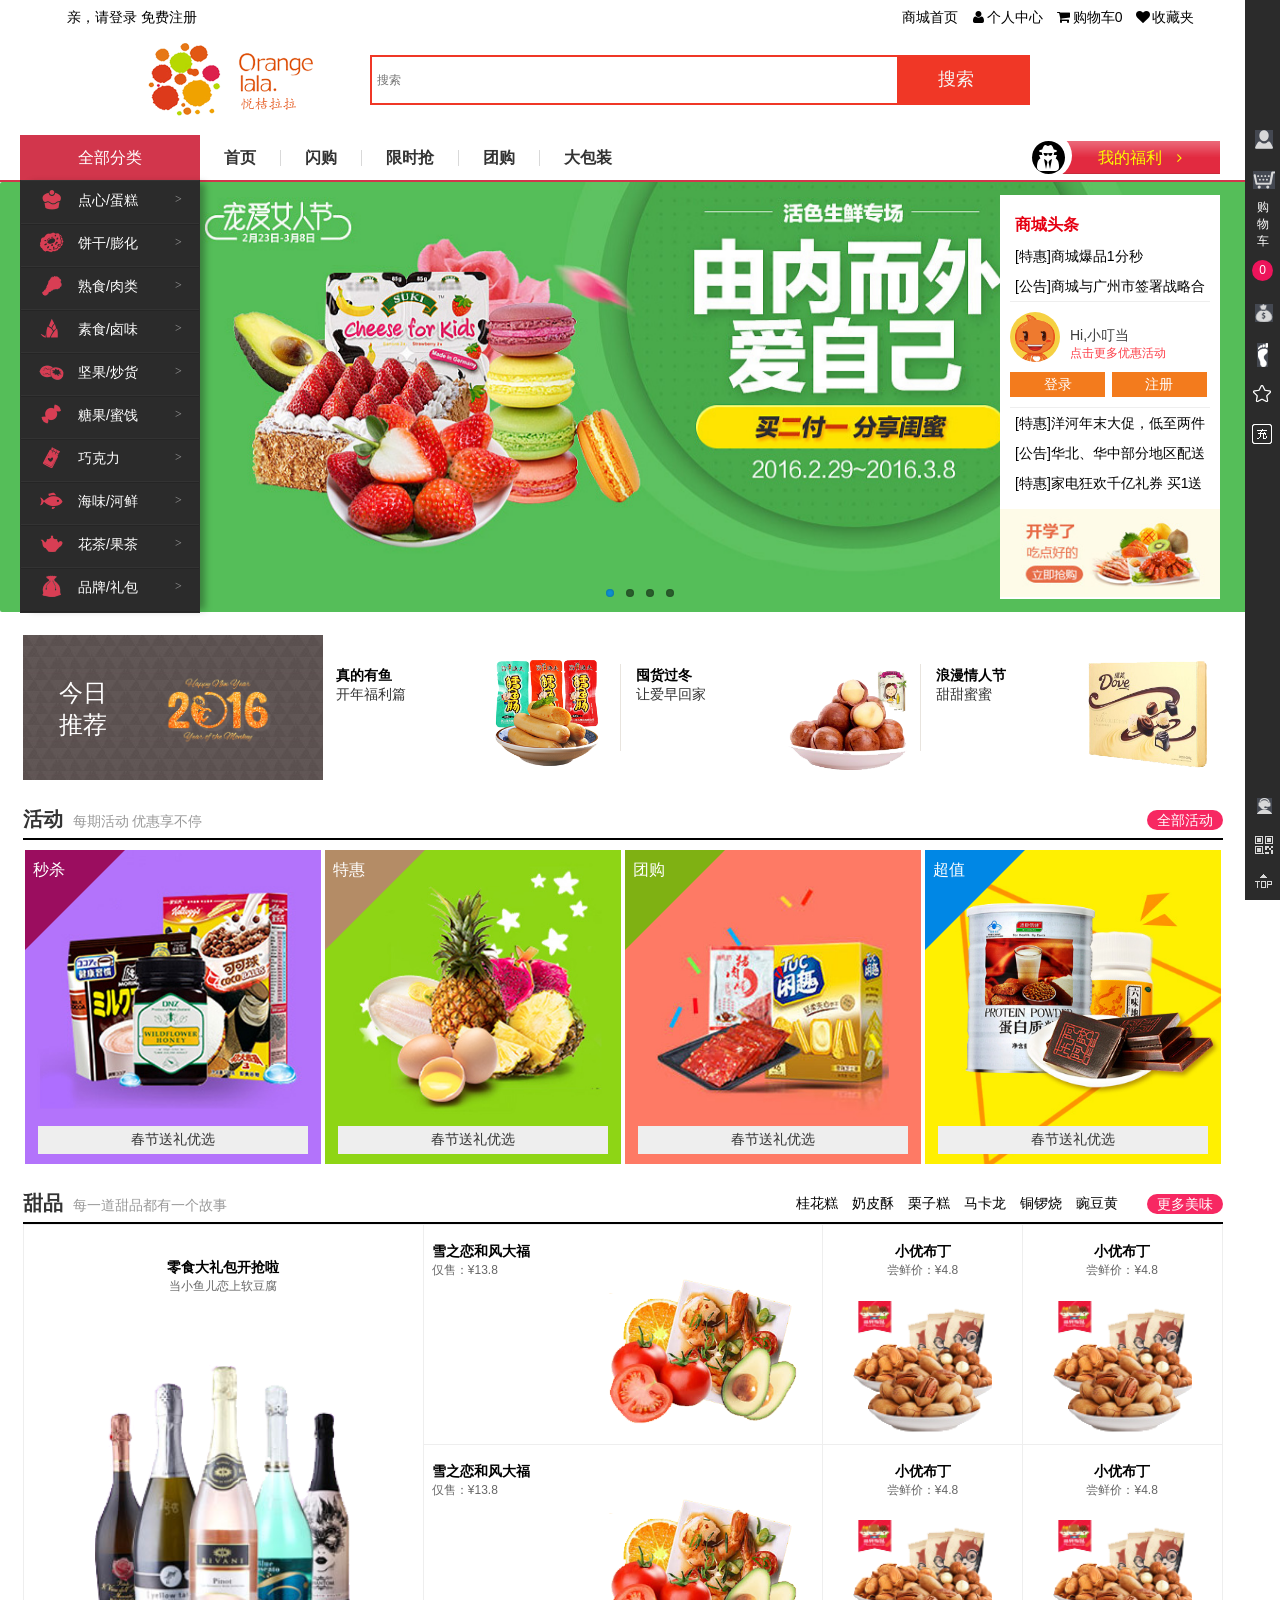
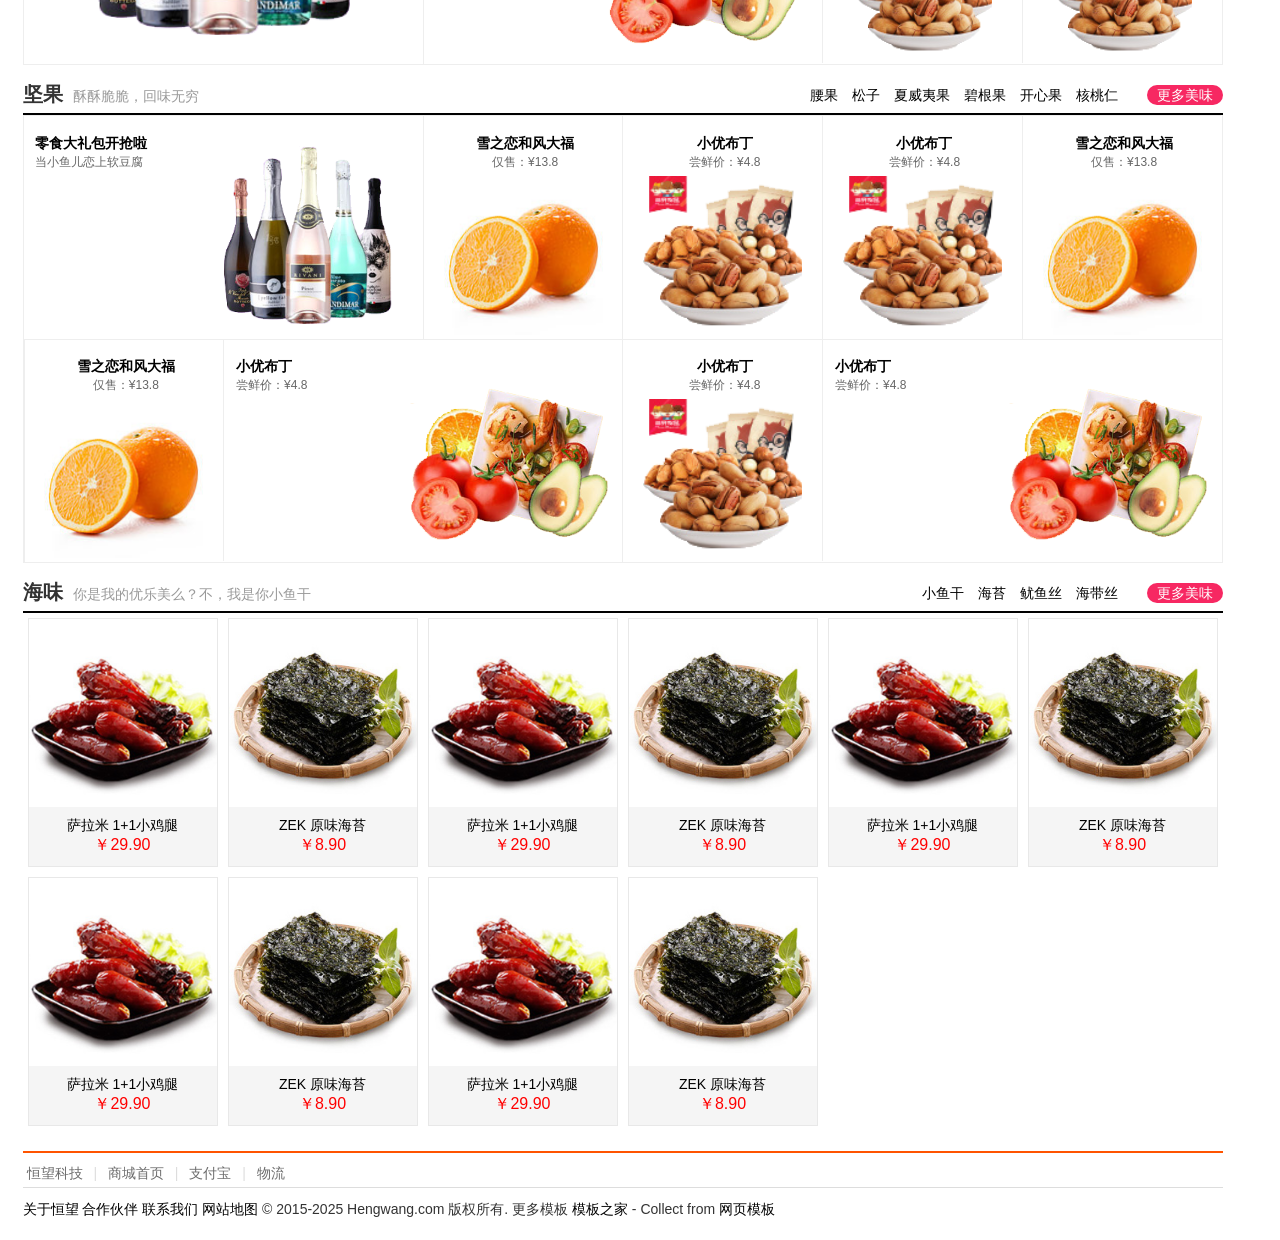
<file: 网页/前台/one/home/home3.html>
<!DOCTYPE html PUBLIC "-//W3C//DTD XHTML 1.0 Transitional//EN" "http://www.w3.org/TR/xhtml1/DTD/xhtml1-transitional.dtd">
<html xmlns="http://www.w3.org/1999/xhtml">

	<head>
		<meta http-equiv="Content-Type" content="text/html; charset=utf-8" />
		<meta name="viewport" content="width=device-width, initial-scale=1.0, minimum-scale=1.0, maximum-scale=1.0, user-scalable=no">

		<title>首页</title>

		<link href="../AmazeUI-2.4.2/assets/css/amazeui.css" rel="stylesheet" type="text/css" />
		<link href="../AmazeUI-2.4.2/assets/css/admin.css" rel="stylesheet" type="text/css" />

		<link href="../basic/css/demo.css" rel="stylesheet" type="text/css" />

		<link href="../css/hmstyle.css" rel="stylesheet" type="text/css" />
		<script src="../AmazeUI-2.4.2/assets/js/jquery.min.js"></script>
		<script src="../AmazeUI-2.4.2/assets/js/amazeui.min.js"></script>

	</head>

	<body>
		<div class="hmtop">
			<!--顶部导航条 -->
			<div class="am-container header">
				<ul class="message-l">
					<div class="topMessage">
						<div class="menu-hd">
							<a href="#" target="_top" class="h">亲，请登录</a>
							<a href="#" target="_top">免费注册</a>
						</div>
					</div>
				</ul>
				<ul class="message-r">
					<div class="topMessage home">
						<div class="menu-hd"><a href="#" target="_top" class="h">商城首页</a></div>
					</div>
					<div class="topMessage my-shangcheng">
						<div class="menu-hd MyShangcheng"><a href="#" target="_top"><i class="am-icon-user am-icon-fw"></i>个人中心</a></div>
					</div>
					<div class="topMessage mini-cart">
						<div class="menu-hd"><a id="mc-menu-hd" href="#" target="_top"><i class="am-icon-shopping-cart  am-icon-fw"></i><span>购物车</span><strong id="J_MiniCartNum" class="h">0</strong></a></div>
					</div>
					<div class="topMessage favorite">
						<div class="menu-hd"><a href="#" target="_top"><i class="am-icon-heart am-icon-fw"></i><span>收藏夹</span></a></div>
				</ul>
				</div>

				<!--悬浮搜索框-->

				<div class="nav white">
					<div class="logo"><img src="../images/logo.png" /></div>
					<div class="logoBig">
						<li><img src="../images/logobig.png" /></li>
					</div>

					<div class="search-bar pr">
						<a name="index_none_header_sysc" href="#"></a>
						<form>
							<input id="searchInput" name="index_none_header_sysc" type="text" placeholder="搜索" autocomplete="off">
							<input id="ai-topsearch" class="submit am-btn" value="搜索" index="1" type="submit">
						</form>
					</div>
				</div>

				<div class="clear"></div>
			</div>
			
			
			<div class="banner">
                      <!--轮播 -->
						<div class="am-slider am-slider-default scoll" data-am-flexslider id="demo-slider-0">
							<ul class="am-slides">
								<li class="banner1"><a href="introduction.html"><img src="../images/ad1.jpg" /></a></li>
								<li class="banner2"><a><img src="../images/ad2.jpg" /></a></li>
								<li class="banner3"><a><img src="../images/ad3.jpg" /></a></li>
								<li class="banner4"><a><img src="../images/ad4.jpg" /></a></li>

							</ul>
						</div>
						<div class="clear"></div>	
			</div>						
			
			<div class="shopNav">
				<div class="slideall">
			        
					   <div class="long-title"><span class="all-goods">全部分类</span></div>
					   <div class="nav-cont">
							<ul>
								<li class="index"><a href="#">首页</a></li>
                                <li class="qc"><a href="#">闪购</a></li>
                                <li class="qc"><a href="#">限时抢</a></li>
                                <li class="qc"><a href="#">团购</a></li>
                                <li class="qc last"><a href="#">大包装</a></li>
							</ul>
						    <div class="nav-extra">
						    	<i class="am-icon-user-secret am-icon-md nav-user"></i><b></b>我的福利
						    	<i class="am-icon-angle-right" style="padding-left: 10px;"></i>
						    </div>
						</div>
		        				
						<!--侧边导航 -->
						<div id="nav" class="navfull">
							<div class="area clearfix">
								<div class="category-content" id="guide_2">
									
									<div class="category">
										<ul class="category-list" id="js_climit_li">
											<li class="appliance js_toggle relative first">
												<div class="category-info">
													<h3 class="category-name b-category-name"><i><img src="../images/cake.png"></i><a class="ml-22" title="点心">点心/蛋糕</a></h3>
													<em>&gt;</em></div>
												<div class="menu-item menu-in top">
													<div class="area-in">
														<div class="area-bg">
															<div class="menu-srot">
																<div class="sort-side">
																	<dl class="dl-sort">
																		<dt><span title="蛋糕">蛋糕</span></dt>
																		<dd><a title="蒸蛋糕" href="#"><span>蒸蛋糕</span></a></dd>
																		<dd><a title="脱水蛋糕" href="#"><span>脱水蛋糕</span></a></dd>
																		<dd><a title="瑞士卷" href="#"><span>瑞士卷</span></a></dd>
																		<dd><a title="软面包" href="#"><span>软面包</span></a></dd>
																		<dd><a title="马卡龙" href="#"><span>马卡龙</span></a></dd>
																		<dd><a title="千层饼" href="#"><span>千层饼</span></a></dd>
																		<dd><a title="甜甜圈" href="#"><span>甜甜圈</span></a></dd>
																		<dd><a title="蒸三明治" href="#"><span>蒸三明治</span></a></dd>
																		<dd><a title="铜锣烧" href="#"><span>铜锣烧</span></a></dd>
																	</dl>
																	<dl class="dl-sort">
																		<dt><span title="蛋糕">点心</span></dt>
																		<dd><a title="蒸蛋糕" href="#"><span>蒸蛋糕</span></a></dd>
																		<dd><a title="脱水蛋糕" href="#"><span>脱水蛋糕</span></a></dd>
																		<dd><a title="瑞士卷" href="#"><span>瑞士卷</span></a></dd>
																		<dd><a title="软面包" href="#"><span>软面包</span></a></dd>
																		<dd><a title="马卡龙" href="#"><span>马卡龙</span></a></dd>
																		<dd><a title="千层饼" href="#"><span>千层饼</span></a></dd>
																		<dd><a title="甜甜圈" href="#"><span>甜甜圈</span></a></dd>
																		<dd><a title="蒸三明治" href="#"><span>蒸三明治</span></a></dd>
																		<dd><a title="铜锣烧" href="#"><span>铜锣烧</span></a></dd>
																	</dl>

																</div>
																<div class="brand-side">
																	<dl class="dl-sort"><dt><span>实力商家</span></dt>
																		<dd><a rel="nofollow" title="呵官方旗舰店" target="_blank" href="#" rel="nofollow"><span  class="red" >呵官方旗舰店</span></a></dd>
																		<dd><a rel="nofollow" title="格瑞旗舰店" target="_blank" href="#" rel="nofollow"><span >格瑞旗舰店</span></a></dd>
																		<dd><a rel="nofollow" title="飞彦大厂直供" target="_blank" href="#" rel="nofollow"><span  class="red" >飞彦大厂直供</span></a></dd>
																		<dd><a rel="nofollow" title="红e·艾菲妮" target="_blank" href="#" rel="nofollow"><span >红e·艾菲妮</span></a></dd>
																		<dd><a rel="nofollow" title="本真旗舰店" target="_blank" href="#" rel="nofollow"><span  class="red" >本真旗舰店</span></a></dd>
																		<dd><a rel="nofollow" title="杭派女装批发网" target="_blank" href="#" rel="nofollow"><span  class="red" >杭派女装批发网</span></a></dd>
																	</dl>
																</div>
															</div>
														</div>
													</div>
												</div>
											<b class="arrow"></b>	
											</li>
											<li class="appliance js_toggle relative">
												<div class="category-info">
													<h3 class="category-name b-category-name"><i><img src="../images/cookies.png"></i><a class="ml-22" title="饼干、膨化">饼干/膨化</a></h3>
													<em>&gt;</em></div>
												<div class="menu-item menu-in top">
													<div class="area-in">
														<div class="area-bg">
															<div class="menu-srot">
																<div class="sort-side">
																	<dl class="dl-sort">
																		<dt><span title="饼干">饼干</span></dt>
																		<dd><a title="蒸蛋糕" href="#"><span>蒸蛋糕</span></a></dd>
																		<dd><a title="脱水蛋糕" href="#"><span>脱水蛋糕</span></a></dd>
																		<dd><a title="瑞士卷" href="#"><span>瑞士卷</span></a></dd>
																		<dd><a title="软面包" href="#"><span>软面包</span></a></dd>
																		<dd><a title="马卡龙" href="#"><span>马卡龙</span></a></dd>
																	</dl>
																	<dl class="dl-sort">
																		<dt><span title="薯片">薯片</span></dt>
																		<dd><a title="蒸蛋糕" href="#"><span>蒸蛋糕</span></a></dd>
																		<dd><a title="脱水蛋糕" href="#"><span>脱水蛋糕</span></a></dd>
																		<dd><a title="瑞士卷" href="#"><span>瑞士卷</span></a></dd>
																		<dd><a title="软面包" href="#"><span>软面包</span></a></dd>
																		<dd><a title="马卡龙" href="#"><span>马卡龙</span></a></dd>
																		<dd><a title="千层饼" href="#"><span>千层饼</span></a></dd>
																		<dd><a title="甜甜圈" href="#"><span>甜甜圈</span></a></dd>
																		<dd><a title="蒸三明治" href="#"><span>蒸三明治</span></a></dd>
																		<dd><a title="铜锣烧" href="#"><span>铜锣烧</span></a></dd>
																	</dl>
																	<dl class="dl-sort">
																		<dt><span title="蛋糕">虾条</span></dt>
																		<dd><a title="蒸蛋糕" href="#"><span>蒸蛋糕</span></a></dd>
																		<dd><a title="脱水蛋糕" href="#"><span>脱水蛋糕</span></a></dd>
																		<dd><a title="瑞士卷" href="#"><span>瑞士卷</span></a></dd>
																		<dd><a title="软面包" href="#"><span>软面包</span></a></dd>
																		<dd><a title="马卡龙" href="#"><span>马卡龙</span></a></dd>
																		<dd><a title="千层饼" href="#"><span>千层饼</span></a></dd>
																		<dd><a title="甜甜圈" href="#"><span>甜甜圈</span></a></dd>
																		<dd><a title="蒸三明治" href="#"><span>蒸三明治</span></a></dd>
																		<dd><a title="铜锣烧" href="#"><span>铜锣烧</span></a></dd>
																	</dl>
																</div>
																<div class="brand-side">
																	<dl class="dl-sort"><dt><span>实力商家</span></dt>
																		<dd><a rel="nofollow" title="YYKCLOT" target="_blank" href="#" rel="nofollow"><span  class ="red" >YYKCLOT</span></a></dd>
																		<dd><a rel="nofollow" title="池氏品牌男装" target="_blank" href="#" rel="nofollow"><span  class ="red" >池氏品牌男装</span></a></dd>
																		<dd><a rel="nofollow" title="男装日志" target="_blank" href="#" rel="nofollow"><span >男装日志</span></a></dd>
																		<dd><a rel="nofollow" title="索比诺官方旗舰店" target="_blank" href="#" rel="nofollow"><span >索比诺官方旗舰店</span></a></dd>
																		<dd><a rel="nofollow" title="onTTno傲徒" target="_blank" href="#" rel="nofollow"><span  class ="red" >onTTno傲徒</span></a></dd>
																		<dd><a rel="nofollow" title="玛狮路男装旗舰店" target="_blank" href="#" rel="nofollow"><span >玛狮路男装旗舰店</span></a></dd>
																		<dd><a rel="nofollow" title="劳威特品牌男装" target="_blank" href="#" rel="nofollow"><span >劳威特品牌男装</span></a></dd>
																		<dd><a rel="nofollow" title="卡斯郎世家批发城" target="_blank" href="#" rel="nofollow"><span  class ="red" >卡斯郎世家批发城</span></a></dd>
																	</dl>
																</div>
															</div>
														</div>
													</div>
												</div>
                                             <b class="arrow"></b>
											</li>
											<li class="appliance js_toggle relative">
												<div class="category-info">
													<h3 class="category-name b-category-name"><i><img src="../images/meat.png"></i><a class="ml-22" title="熟食、肉类">熟食/肉类</a></h3>
													<em>&gt;</em></div>
												<div class="menu-item menu-in top">
													<div class="area-in">
														<div class="area-bg">
															<div class="menu-srot">
																<div class="sort-side">
																	<dl class="dl-sort">
																		<dt><span title="猪肉脯">猪肉脯</span></dt>
																		<dd><a title="蒸蛋糕" href="#"><span>蒸蛋糕</span></a></dd>
																		<dd><a title="脱水蛋糕" href="#"><span>脱水蛋糕</span></a></dd>
																		<dd><a title="瑞士卷" href="#"><span>瑞士卷</span></a></dd>
																		<dd><a title="软面包" href="#"><span>软面包</span></a></dd>
																		<dd><a title="马卡龙" href="#"><span>马卡龙</span></a></dd>
																	</dl>
																	<dl class="dl-sort">
																		<dt><span title="牛肉丝">牛肉丝</span></dt>
																		<dd><a title="蒸蛋糕" href="#"><span>蒸蛋糕</span></a></dd>
																		<dd><a title="脱水蛋糕" href="#"><span>脱水蛋糕</span></a></dd>
																		<dd><a title="瑞士卷" href="#"><span>瑞士卷</span></a></dd>
																		<dd><a title="软面包" href="#"><span>软面包</span></a></dd>
																		<dd><a title="马卡龙" href="#"><span>马卡龙</span></a></dd>
																	</dl>
																	<dl class="dl-sort">
																		<dt><span title="小香肠">小香肠</span></dt>
																		<dd><a title="蒸蛋糕" href="#"><span>蒸蛋糕</span></a></dd>
																		<dd><a title="脱水蛋糕" href="#"><span>脱水蛋糕</span></a></dd>
																		<dd><a title="瑞士卷" href="#"><span>瑞士卷</span></a></dd>
																		<dd><a title="软面包" href="#"><span>软面包</span></a></dd>
																		<dd><a title="铜锣烧" href="#"><span>铜锣烧</span></a></dd>
																	</dl>
																</div>
																<div class="brand-side">
																	<dl class="dl-sort"><dt><span>实力商家</span></dt>
																		<dd><a rel="nofollow" title="花颜巧语 " target="_blank" href="#" rel="nofollow"><span  class="red" >花颜巧语 </span></a></dd>
																		<dd><a rel="nofollow" title="糖衣小屋" target="_blank" href="#" rel="nofollow"><span >糖衣小屋</span></a></dd>
																		<dd><a rel="nofollow" title="卡拉迪克  " target="_blank" href="#" rel="nofollow"><span  class="red" >卡拉迪克  </span></a></dd>
																		<dd><a rel="nofollow" title="暖春童话 " target="_blank" href="#" rel="nofollow"><span >暖春童话 </span></a></dd>
																		<dd><a rel="nofollow" title="华盛童装批发行 " target="_blank" href="#" rel="nofollow"><span >华盛童装批发行 </span></a></dd>
																		<dd><a rel="nofollow" title="奈仕华童装旗舰店" target="_blank" href="#" rel="nofollow"><span >奈仕华童装旗舰店</span></a></dd>
																		<dd><a rel="nofollow" title="斑蒂尼BONDYNI" target="_blank" href="#" rel="nofollow"><span  class="red" >斑蒂尼BONDYNI</span></a></dd>
																		<dd><a rel="nofollow" title="猫儿朵朵 " target="_blank" href="#" rel="nofollow"><span >猫儿朵朵 </span></a></dd>
																		<dd><a rel="nofollow" title="童衣阁" target="_blank" href="#" rel="nofollow"><span  class="red" >童衣阁</span></a></dd>
																	</dl>
																</div>
															</div>
														</div>
													</div>
												</div>
                                            <b class="arrow"></b>
											</li>
											<li class="appliance js_toggle relative">
												<div class="category-info">
													<h3 class="category-name b-category-name"><i><img src="../images/bamboo.png"></i><a class="ml-22" title="素食、卤味">素食/卤味</a></h3>
													<em>&gt;</em></div>
												<div class="menu-item menu-in top">
													<div class="area-in">
														<div class="area-bg">
															<div class="menu-srot">
																<div class="sort-side">
																	<dl class="dl-sort">
																		<dt><span title="豆干">豆干</span></dt>
																		<dd><a title="蒸蛋糕" href="#"><span>蒸蛋糕</span></a></dd>
																		<dd><a title="脱水蛋糕" href="#"><span>脱水蛋糕</span></a></dd>
																		<dd><a title="瑞士卷" href="#"><span>瑞士卷</span></a></dd>
																		<dd><a title="铜锣烧" href="#"><span>铜锣烧</span></a></dd>
																	</dl>
																	<dl class="dl-sort">
																		<dt><span title="干笋">干笋</span></dt>
																		<dd><a title="蒸蛋糕" href="#"><span>蒸蛋糕</span></a></dd>
																		<dd><a title="脱水蛋糕" href="#"><span>脱水蛋糕</span></a></dd>
																		<dd><a title="瑞士卷" href="#"><span>瑞士卷</span></a></dd>
																		<dd><a title="铜锣烧" href="#"><span>铜锣烧</span></a></dd>
																	</dl>
																	<dl class="dl-sort">
																		<dt><span title="鸭脖">鸭脖</span></dt>
																		<dd><a title="蒸蛋糕" href="#"><span>蒸蛋糕</span></a></dd>
																		<dd><a title="脱水蛋糕" href="#"><span>脱水蛋糕</span></a></dd>
																		<dd><a title="瑞士卷" href="#"><span>瑞士卷</span></a></dd>
																		<dd><a title="软面包" href="#"><span>软面包</span></a></dd>
																		<dd><a title="马卡龙" href="#"><span>马卡龙</span></a></dd>
																		<dd><a title="千层饼" href="#"><span>千层饼</span></a></dd>
																		<dd><a title="甜甜圈" href="#"><span>甜甜圈</span></a></dd>
																		<dd><a title="蒸三明治" href="#"><span>蒸三明治</span></a></dd>
																		<dd><a title="铜锣烧" href="#"><span>铜锣烧</span></a></dd>
																	</dl>
																</div>
																<div class="brand-side">
																	<dl class="dl-sort"><dt><span>实力商家</span></dt>
																		<dd><a rel="nofollow" title="歌芙品牌旗舰店" target="_blank" href="#" rel="nofollow"><span  class="red" >歌芙品牌旗舰店</span></a></dd>
																		<dd><a rel="nofollow" title="爱丝蓝内衣厂" target="_blank" href="#" rel="nofollow"><span >爱丝蓝内衣厂</span></a></dd>
																		<dd><a rel="nofollow" title="香港优蓓尔防辐射" target="_blank" href="#" rel="nofollow"><span >香港优蓓尔防辐射</span></a></dd>
																		<dd><a rel="nofollow" title="蓉莉娜内衣批发" target="_blank" href="#" rel="nofollow"><span >蓉莉娜内衣批发</span></a></dd>
																	</dl>
																</div>
															</div>
														</div>
													</div>
												</div>
                                             <b class="arrow"></b>
											</li>
											<li class="appliance js_toggle relative">
												<div class="category-info">
													<h3 class="category-name b-category-name"><i><img src="../images/nut.png"></i><a class="ml-22" title="坚果、炒货">坚果/炒货</a></h3>
													<em>&gt;</em></div>
												<div class="menu-item menu-in top">
													<div class="area-in">
														<div class="area-bg">
															<div class="menu-srot">
																<div class="sort-side">
																	<dl class="dl-sort">
																		<dt><span title="蛋糕">坚果</span></dt>
																		<dd><a title="蒸蛋糕" href="#"><span>蒸蛋糕</span></a></dd>
																		<dd><a title="脱水蛋糕" href="#"><span>脱水蛋糕</span></a></dd>
																		<dd><a title="瑞士卷" href="#"><span>瑞士卷</span></a></dd>
																		<dd><a title="软面包" href="#"><span>软面包</span></a></dd>
																		<dd><a title="马卡龙" href="#"><span>马卡龙</span></a></dd>
																		<dd><a title="千层饼" href="#"><span>千层饼</span></a></dd>
																		<dd><a title="甜甜圈" href="#"><span>甜甜圈</span></a></dd>
																		<dd><a title="蒸三明治" href="#"><span>蒸三明治</span></a></dd>
																		<dd><a title="铜锣烧" href="#"><span>铜锣烧</span></a></dd>
																	</dl>
																	<dl class="dl-sort">
																		<dt><span title="蛋糕">锅巴</span></dt>
																		<dd><a title="蒸蛋糕" href="#"><span>蒸蛋糕</span></a></dd>
																		<dd><a title="脱水蛋糕" href="#"><span>脱水蛋糕</span></a></dd>
																		<dd><a title="瑞士卷" href="#"><span>瑞士卷</span></a></dd>
																		<dd><a title="软面包" href="#"><span>软面包</span></a></dd>
																		<dd><a title="马卡龙" href="#"><span>马卡龙</span></a></dd>
																		<dd><a title="千层饼" href="#"><span>千层饼</span></a></dd>
																		<dd><a title="甜甜圈" href="#"><span>甜甜圈</span></a></dd>
																		<dd><a title="蒸三明治" href="#"><span>蒸三明治</span></a></dd>
																		<dd><a title="铜锣烧" href="#"><span>铜锣烧</span></a></dd>
																	</dl>
																</div>
																<div class="brand-side">
																	<dl class="dl-sort"><dt><span>实力商家</span></dt>
																		<dd><a rel="nofollow" title="呵呵嘿官方旗舰店" target="_blank" href="#" rel="nofollow"><span  class="red" >呵呵嘿官方旗舰店</span></a></dd>
																		<dd><a rel="nofollow" title="格瑞旗舰店" target="_blank" href="#" rel="nofollow"><span >格瑞旗舰店</span></a></dd>
																		<dd><a rel="nofollow" title="飞彦大厂直供" target="_blank" href="#" rel="nofollow"><span  class="red" >飞彦大厂直供</span></a></dd>
																		<dd><a rel="nofollow" title="红e·艾菲妮" target="_blank" href="#" rel="nofollow"><span >红e·艾菲妮</span></a></dd>
																		<dd><a rel="nofollow" title="本真旗舰店" target="_blank" href="#" rel="nofollow"><span  class="red" >本真旗舰店</span></a></dd>
																		<dd><a rel="nofollow" title="杭派女装批发网" target="_blank" href="#" rel="nofollow"><span  class="red" >杭派女装批发网</span></a></dd>
																		<dd><a rel="nofollow" title="华伊阁旗舰店" target="_blank" href="#" rel="nofollow"><span >华伊阁旗舰店</span></a></dd>
																		<dd><a rel="nofollow" title="独家折扣旗舰店" target="_blank" href="#" rel="nofollow"><span >独家折扣旗舰店</span></a></dd>
																	</dl>
																</div>
															</div>
														</div>
													</div>
												</div>
												<b class="arrow"></b>
											</li>
											<li class="appliance js_toggle relative">
												<div class="category-info">
													<h3 class="category-name b-category-name"><i><img src="../images/candy.png"></i><a class="ml-22" title="糖果、蜜饯">糖果/蜜饯</a></h3>
													<em>&gt;</em></div>
												<div class="menu-item menu-in top">
													<div class="area-in">
														<div class="area-bg">
															<div class="menu-srot">
																<div class="sort-side">
																	<dl class="dl-sort">
																		<dt><span title="糖果">糖果</span></dt>
																		<dd><a title="蒸蛋糕" href="#"><span>蒸蛋糕</span></a></dd>
																		<dd><a title="脱水蛋糕" href="#"><span>脱水蛋糕</span></a></dd>
																		<dd><a title="瑞士卷" href="#"><span>瑞士卷</span></a></dd>
																		<dd><a title="软面包" href="#"><span>软面包</span></a></dd>
																		<dd><a title="马卡龙" href="#"><span>马卡龙</span></a></dd>
																		<dd><a title="千层饼" href="#"><span>千层饼</span></a></dd>
																		<dd><a title="甜甜圈" href="#"><span>甜甜圈</span></a></dd>
																		<dd><a title="蒸三明治" href="#"><span>蒸三明治</span></a></dd>
																		<dd><a title="铜锣烧" href="#"><span>铜锣烧</span></a></dd>
																	</dl>
																	<dl class="dl-sort">
																		<dt><span title="蜜饯">蜜饯</span></dt>
																		<dd><a title="猕猴桃干" href="#"><span>猕猴桃干</span></a></dd>
																		<dd><a title="糖樱桃" href="#"><span>糖樱桃</span></a></dd>
																		<dd><a title="瑞士卷" href="#"><span>瑞士卷</span></a></dd>
																		<dd><a title="软面包" href="#"><span>软面包</span></a></dd>
																		<dd><a title="马卡龙" href="#"><span>马卡龙</span></a></dd>
																		<dd><a title="千层饼" href="#"><span>千层饼</span></a></dd>
																		<dd><a title="甜甜圈" href="#"><span>甜甜圈</span></a></dd>
																		<dd><a title="蒸三明治" href="#"><span>蒸三明治</span></a></dd>
																		<dd><a title="铜锣烧" href="#"><span>铜锣烧</span></a></dd>
																	</dl>
																</div>
																<div class="brand-side">
																	<dl class="dl-sort"><dt><span>实力商家</span></dt>
																		<dd><a rel="nofollow" title="YYKCLOT" target="_blank" href="#" rel="nofollow"><span  class ="red" >YYKCLOT</span></a></dd>
																		<dd><a rel="nofollow" title="池氏品牌男装" target="_blank" href="#" rel="nofollow"><span  class ="red" >池氏品牌男装</span></a></dd>
																		<dd><a rel="nofollow" title="男装日志" target="_blank" href="#" rel="nofollow"><span >男装日志</span></a></dd>
																		<dd><a rel="nofollow" title="索比诺官方旗舰店" target="_blank" href="#" rel="nofollow"><span >索比诺官方旗舰店</span></a></dd>
																		<dd><a rel="nofollow" title="onTTno傲徒" target="_blank" href="#" rel="nofollow"><span  class ="red" >onTTno傲徒</span></a></dd>
																		<dd><a rel="nofollow" title="卡斯郎世家批发城" target="_blank" href="#" rel="nofollow"><span  class ="red" >卡斯郎世家批发城</span></a></dd>
																	</dl>
																</div>
															</div>
														</div>
													</div>
												</div>
                                            <b class="arrow"></b>
											</li>
											<li class="appliance js_toggle relative">
												<div class="category-info">
													<h3 class="category-name b-category-name"><i><img src="../images/chocolate.png"></i><a class="ml-22" title="巧克力">巧克力</a></h3>
													<em>&gt;</em></div>
												<div class="menu-item menu-in top">
													<div class="area-in">
														<div class="area-bg">
															<div class="menu-srot">
																<div class="sort-side">
																	<dl class="dl-sort">
																		<dt><span title="蛋糕">巧克力</span></dt>
																		<dd><a title="蒸蛋糕" href="#"><span>蒸蛋糕</span></a></dd>
																		<dd><a title="脱水蛋糕" href="#"><span>脱水蛋糕</span></a></dd>
																		<dd><a title="瑞士卷" href="#"><span>瑞士卷</span></a></dd>
																		<dd><a title="软面包" href="#"><span>软面包</span></a></dd>
																		<dd><a title="马卡龙" href="#"><span>马卡龙</span></a></dd>
																		<dd><a title="千层饼" href="#"><span>千层饼</span></a></dd>
																		<dd><a title="甜甜圈" href="#"><span>甜甜圈</span></a></dd>
																		<dd><a title="蒸三明治" href="#"><span>蒸三明治</span></a></dd>
																		<dd><a title="铜锣烧" href="#"><span>铜锣烧</span></a></dd>
																	</dl>
																	<dl class="dl-sort">
																		<dt><span title="蛋糕">果冻</span></dt>
																		<dd><a title="蒸蛋糕" href="#"><span>蒸蛋糕</span></a></dd>
																		<dd><a title="脱水蛋糕" href="#"><span>脱水蛋糕</span></a></dd>
																		<dd><a title="瑞士卷" href="#"><span>瑞士卷</span></a></dd>
																		<dd><a title="软面包" href="#"><span>软面包</span></a></dd>
																		<dd><a title="马卡龙" href="#"><span>马卡龙</span></a></dd>
																		<dd><a title="千层饼" href="#"><span>千层饼</span></a></dd>
																		<dd><a title="甜甜圈" href="#"><span>甜甜圈</span></a></dd>
																		<dd><a title="蒸三明治" href="#"><span>蒸三明治</span></a></dd>
																		<dd><a title="铜锣烧" href="#"><span>铜锣烧</span></a></dd>
																	</dl>
																</div>
																<div class="brand-side">
																	<dl class="dl-sort"><dt><span>实力商家</span></dt>
																		<dd><a rel="nofollow" title="花颜巧语 " target="_blank" href="#" rel="nofollow"><span  class="red" >花颜巧语 </span></a></dd>
																		<dd><a rel="nofollow" title="糖衣小屋" target="_blank" href="#" rel="nofollow"><span >糖衣小屋</span></a></dd>
																		<dd><a rel="nofollow" title="卡拉迪克  " target="_blank" href="#" rel="nofollow"><span  class="red" >卡拉迪克  </span></a></dd>
																		<dd><a rel="nofollow" title="暖春童话 " target="_blank" href="#" rel="nofollow"><span >暖春童话 </span></a></dd>
																		<dd><a rel="nofollow" title="华盛童装批发行 " target="_blank" href="#" rel="nofollow"><span >华盛童装批发行 </span></a></dd>
																		<dd><a rel="nofollow" title="奈仕华童装旗舰店" target="_blank" href="#" rel="nofollow"><span >奈仕华童装旗舰店</span></a></dd>
																		<dd><a rel="nofollow" title="斑蒂尼BONDYNI" target="_blank" href="#" rel="nofollow"><span  class="red" >斑蒂尼BONDYNI</span></a></dd>
																		<dd><a rel="nofollow" title="童衣阁" target="_blank" href="#" rel="nofollow"><span  class="red" >童衣阁</span></a></dd>
																	</dl>
																</div>
															</div>
														</div>
													</div>
												</div>
												<b class="arrow"></b>
											</li>
											<li class="appliance js_toggle relative">
												<div class="category-info">
													<h3 class="category-name b-category-name"><i><img src="../images/fish.png"></i><a class="ml-22" title="海味、河鲜">海味/河鲜</a></h3>
													<em>&gt;</em></div>
												<div class="menu-item menu-in top">
													<div class="area-in">
														<div class="area-bg">
															<div class="menu-srot">
																<div class="sort-side">
																	<dl class="dl-sort">
																		<dt><span title="海带丝">海带丝</span></dt>
																		<dd><a title="蒸蛋糕" href="#"><span>蒸蛋糕</span></a></dd>
																		<dd><a title="脱水蛋糕" href="#"><span>脱水蛋糕</span></a></dd>
																		<dd><a title="瑞士卷" href="#"><span>瑞士卷</span></a></dd>
																		<dd><a title="软面包" href="#"><span>软面包</span></a></dd>
																		<dd><a title="马卡龙" href="#"><span>马卡龙</span></a></dd>
																		<dd><a title="千层饼" href="#"><span>千层饼</span></a></dd>
																		<dd><a title="甜甜圈" href="#"><span>甜甜圈</span></a></dd>
																		<dd><a title="蒸三明治" href="#"><span>蒸三明治</span></a></dd>
																		<dd><a title="铜锣烧" href="#"><span>铜锣烧</span></a></dd>
																	</dl>
																	<dl class="dl-sort">
																		<dt><span title="小鱼干">小鱼干</span></dt>
																		<dd><a title="蒸蛋糕" href="#"><span>蒸蛋糕</span></a></dd>
																		<dd><a title="脱水蛋糕" href="#"><span>脱水蛋糕</span></a></dd>
																		<dd><a title="瑞士卷" href="#"><span>瑞士卷</span></a></dd>
																		<dd><a title="软面包" href="#"><span>软面包</span></a></dd>
																	</dl>
																	<dl class="dl-sort">
																		<dt><span title="鱿鱼丝">鱿鱼丝</span></dt>
																		<dd><a title="蒸蛋糕" href="#"><span>蒸蛋糕</span></a></dd>
																		<dd><a title="脱水蛋糕" href="#"><span>脱水蛋糕</span></a></dd>
																		<dd><a title="瑞士卷" href="#"><span>瑞士卷</span></a></dd>
																		<dd><a title="软面包" href="#"><span>软面包</span></a></dd>
																	</dl>
																</div>
																<div class="brand-side">
																	<dl class="dl-sort"><dt><span>实力商家</span></dt>
																		<dd><a rel="nofollow" title="歌芙品牌旗舰店" target="_blank" href="#" rel="nofollow"><span  class="red" >歌芙品牌旗舰店</span></a></dd>
																		<dd><a rel="nofollow" title="爱丝蓝内衣厂" target="_blank" href="#" rel="nofollow"><span >爱丝蓝内衣厂</span></a></dd>
																		<dd><a rel="nofollow" title="炫点服饰" target="_blank" href="#" rel="nofollow"><span >炫点服饰</span></a></dd>
																		<dd><a rel="nofollow" title="雪茵美内衣厂批发" target="_blank" href="#" rel="nofollow"><span >雪茵美内衣厂批发</span></a></dd>
																		<dd><a rel="nofollow" title="金钻夫人" target="_blank" href="#" rel="nofollow"><span >金钻夫人</span></a></dd>
																		<dd><a rel="nofollow" title="伊美莎内衣" target="_blank" href="#" rel="nofollow"><span  class="red" >伊美莎内衣</span></a></dd>
																		<dd><a rel="nofollow" title="粉客内衣旗舰店" target="_blank" href="#" rel="nofollow"><span >粉客内衣旗舰店</span></a></dd>
																		<dd><a rel="nofollow" title="泽芳行旗舰店" target="_blank" href="#" rel="nofollow"><span >泽芳行旗舰店</span></a></dd>
																		<dd><a rel="nofollow" title="彩婷" target="_blank" href="#" rel="nofollow"><span  class="red" >彩婷</span></a></dd>
																		<dd><a rel="nofollow" title="黛兰希" target="_blank" href="#" rel="nofollow"><span >黛兰希</span></a></dd>
																		<dd><a rel="nofollow" title="香港优蓓尔防辐射" target="_blank" href="#" rel="nofollow"><span >香港优蓓尔防辐射</span></a></dd>
																		<dd><a rel="nofollow" title="蓉莉娜内衣批发" target="_blank" href="#" rel="nofollow"><span >蓉莉娜内衣批发</span></a></dd>
																	</dl>
																</div>
															</div>
														</div>
													</div>
												</div>
                                             <b class="arrow"></b>
											</li>
											<li class="appliance js_toggle relative">
												<div class="category-info">
													<h3 class="category-name b-category-name"><i><img src="../images/tea.png"></i><a class="ml-22" title="花茶、果茶">花茶/果茶</a></h3>
													<em>&gt;</em></div>
												<div class="menu-item menu-in top">
													<div class="area-in">
														<div class="area-bg">
															<div class="menu-srot">
																<div class="sort-side">
																	<dl class="dl-sort">
																		<dt><span title="蛋糕">蛋糕</span></dt>
																		<dd><a title="蒸蛋糕" href="#"><span>蒸蛋糕</span></a></dd>
																		<dd><a title="脱水蛋糕" href="#"><span>脱水蛋糕</span></a></dd>
																		<dd><a title="瑞士卷" href="#"><span>瑞士卷</span></a></dd>
																		<dd><a title="软面包" href="#"><span>软面包</span></a></dd>
																		<dd><a title="马卡龙" href="#"><span>马卡龙</span></a></dd>
																		<dd><a title="千层饼" href="#"><span>千层饼</span></a></dd>
																		<dd><a title="甜甜圈" href="#"><span>甜甜圈</span></a></dd>
																		<dd><a title="蒸三明治" href="#"><span>蒸三明治</span></a></dd>
																		<dd><a title="铜锣烧" href="#"><span>铜锣烧</span></a></dd>
																	</dl>
																	<dl class="dl-sort">
																		<dt><span title="蛋糕">点心</span></dt>
																		<dd><a title="蒸蛋糕" href="#"><span>蒸蛋糕</span></a></dd>
																		<dd><a title="脱水蛋糕" href="#"><span>脱水蛋糕</span></a></dd>
																		<dd><a title="瑞士卷" href="#"><span>瑞士卷</span></a></dd>
																		<dd><a title="软面包" href="#"><span>软面包</span></a></dd>
																		<dd><a title="马卡龙" href="#"><span>马卡龙</span></a></dd>
																		<dd><a title="千层饼" href="#"><span>千层饼</span></a></dd>
																		<dd><a title="甜甜圈" href="#"><span>甜甜圈</span></a></dd>
																		<dd><a title="蒸三明治" href="#"><span>蒸三明治</span></a></dd>
																		<dd><a title="铜锣烧" href="#"><span>铜锣烧</span></a></dd>
																	</dl>
																</div>
																<div class="brand-side">
																	<dl class="dl-sort"><dt><span>实力商家</span></dt>
																		<dd><a title="今生只围你" target="_blank" href="#" rel="nofollow"><span >今生只围你</span></a></dd>
																		<dd><a title="忆佳人" target="_blank" href="#" rel="nofollow"><span  class="red" >忆佳人</span></a></dd>
																		<dd><a title="斐洱普斯" target="_blank" href="#" rel="nofollow"><span  class="red" >斐洱普斯</span></a></dd>
																		<dd><a title="聚百坊" target="_blank" href="#" rel="nofollow"><span  class="red" >聚百坊</span></a></dd>
																		<dd><a title="朵朵棉织直营店" target="_blank" href="#" rel="nofollow"><span >朵朵棉织直营店</span></a></dd>
																	</dl>
																</div>
															</div>
														</div>
													</div>
												</div>
												<b class="arrow"></b>
											</li>
											<li class="appliance js_toggle relative last">
												<div class="category-info">
													<h3 class="category-name b-category-name"><i><img src="../images/package.png"></i><a class="ml-22" title="品牌、礼包">品牌/礼包</a></h3>
													<em>&gt;</em></div>
												<div class="menu-item menu-in top">
													<div class="area-in">
														<div class="area-bg">
															<div class="menu-srot">
																<div class="sort-side">
																	<dl class="dl-sort">
																		<dt><span title="大包装">大包装</span></dt>
																		<dd><a title="蒸蛋糕" href="#"><span>蒸蛋糕</span></a></dd>
																		<dd><a title="脱水蛋糕" href="#"><span>脱水蛋糕</span></a></dd>
																		<dd><a title="瑞士卷" href="#"><span>瑞士卷</span></a></dd>
																		<dd><a title="软面包" href="#"><span>软面包</span></a></dd>
																		<dd><a title="马卡龙" href="#"><span>马卡龙</span></a></dd>
																		<dd><a title="千层饼" href="#"><span>千层饼</span></a></dd>
																		<dd><a title="甜甜圈" href="#"><span>甜甜圈</span></a></dd>
																		<dd><a title="蒸三明治" href="#"><span>蒸三明治</span></a></dd>
																		<dd><a title="铜锣烧" href="#"><span>铜锣烧</span></a></dd>
																	</dl>
																	<dl class="dl-sort">
																		<dt><span title="两件套">两件套</span></dt>
																		<dd><a title="蒸蛋糕" href="#"><span>蒸蛋糕</span></a></dd>
																		<dd><a title="脱水蛋糕" href="#"><span>脱水蛋糕</span></a></dd>
																		<dd><a title="瑞士卷" href="#"><span>瑞士卷</span></a></dd>
																		<dd><a title="软面包" href="#"><span>软面包</span></a></dd>
																		<dd><a title="马卡龙" href="#"><span>马卡龙</span></a></dd>
																		<dd><a title="千层饼" href="#"><span>千层饼</span></a></dd>
																		<dd><a title="甜甜圈" href="#"><span>甜甜圈</span></a></dd>
																		<dd><a title="蒸三明治" href="#"><span>蒸三明治</span></a></dd>
																		<dd><a title="铜锣烧" href="#"><span>铜锣烧</span></a></dd>
																	</dl>
																</div>
																<div class="brand-side">
																	<dl class="dl-sort"><dt><span>实力商家</span></dt>
																		<dd><a title="琳琅鞋业" target="_blank" href="#" rel="nofollow"><span >琳琅鞋业</span></a></dd>
																		<dd><a title="宏利鞋业" target="_blank" href="#" rel="nofollow"><span >宏利鞋业</span></a></dd>
																		<dd><a title="比爱靓点鞋业" target="_blank" href="#" rel="nofollow"><span >比爱靓点鞋业</span></a></dd>
																		<dd><a title="浪人怪怪" target="_blank" href="#" rel="nofollow"><span >浪人怪怪</span></a></dd>
																	</dl>
																</div>
															</div>
														</div>
													</div>
												</div>

											</li>
										</ul>
									</div>
								</div>

							</div>
						</div>
						<!--轮播 -->
						<script type="text/javascript">
							(function() {
								$('.am-slider').flexslider();
							});
							$(document).ready(function() {
								$("li").hover(function() {
									$(".category-content .category-list li.first .menu-in").css("display", "none");
									$(".category-content .category-list li.first").removeClass("hover");
									$(this).addClass("hover");
									$(this).children("div.menu-in").css("display", "block")
								}, function() {
									$(this).removeClass("hover")
									$(this).children("div.menu-in").css("display", "none")
								});
							})
						</script>


					<!--小导航 -->
					<div class="am-g am-g-fixed smallnav">
						<div class="am-u-sm-3">
							<a href="sort.html"><img src="../images/navsmall.jpg" />
								<div class="title">商品分类</div>
							</a>
						</div>
						<div class="am-u-sm-3">
							<a href="#"><img src="../images/huismall.jpg" />
								<div class="title">大聚惠</div>
							</a>
						</div>
						<div class="am-u-sm-3">
							<a href="#"><img src="../images/mansmall.jpg" />
								<div class="title">个人中心</div>
							</a>
						</div>
						<div class="am-u-sm-3">
							<a href="#"><img src="../images/moneysmall.jpg" />
								<div class="title">投资理财</div>
							</a>
						</div>
					</div>

					<!--走马灯 -->

					<div class="marqueen">
						<span class="marqueen-title">商城头条</span>
						<div class="demo">

							<ul>
								<li class="title-first"><a target="_blank" href="#">
									<img src="../images/TJ2.jpg"></img>
									<span>[特惠]</span>商城爆品1分秒								
								</a></li>
								<li class="title-first"><a target="_blank" href="#">
									<span>[公告]</span>商城与广州市签署战略合作协议
								     <img src="../images/TJ.jpg"></img>
								     <p>XXXXXXXXXXXXXXXXXX</p>
							    </a></li>
							    
						<div class="mod-vip">
							<div class="m-baseinfo">
								<a href="../person/index.html">
									<img src="../images/getAvatar.do.jpg">
								</a>
								<em>
									Hi,<span class="s-name">小叮当</span>
									<a href="#"><p>点击更多优惠活动</p></a>									
								</em>
							</div>
							<div class="member-logout">
								<a class="am-btn-warning btn" href="login.html">登录</a>
								<a class="am-btn-warning btn" href="register.html">注册</a>
							</div>
							<div class="member-login">
								<a href="#"><strong>0</strong>待收货</a>
								<a href="#"><strong>0</strong>待发货</a>
								<a href="#"><strong>0</strong>待付款</a>
								<a href="#"><strong>0</strong>待评价</a>
							</div>
							<div class="clear"></div>	
						</div>																	    
							    
								<li><a target="_blank" href="#"><span>[特惠]</span>洋河年末大促，低至两件五折</a></li>
								<li><a target="_blank" href="#"><span>[公告]</span>华北、华中部分地区配送延迟</a></li>
								<li><a target="_blank" href="#"><span>[特惠]</span>家电狂欢千亿礼券 买1送1！</a></li>
								
							</ul>
                        <div class="advTip"><img src="../images/advTip.jpg"/></div>
						</div>
					</div>
					<div class="clear"></div>
				</div>
				<script type="text/javascript">
					if ($(window).width() < 640) {
						function autoScroll(obj) {
							$(obj).find("ul").animate({
								marginTop: "-39px"
							}, 500, function() {
								$(this).css({
									marginTop: "0px"
								}).find("li:first").appendTo(this);
							})
						}
						$(function() {
							setInterval('autoScroll(".demo")', 3000);
						})
					}
				</script>
			</div>
			<div class="shopMainbg">
				<div class="shopMain" id="shopmain">

					<!--今日推荐 -->

					<div class="am-g am-g-fixed recommendation">
						<div class="clock am-u-sm-3" ">
							<img src="../images/2016.png "></img>
							<p>今日<br>推荐</p>
						</div>
						<div class="am-u-sm-4 am-u-lg-3 ">
							<div class="info ">
								<h3>真的有鱼</h3>
								<h4>开年福利篇</h4>
							</div>
							<div class="recommendationMain ">
								<img src="../images/tj.png "></img>
							</div>
						</div>						
						<div class="am-u-sm-4 am-u-lg-3 ">
							<div class="info ">
								<h3>囤货过冬</h3>
								<h4>让爱早回家</h4>
							</div>
							<div class="recommendationMain ">
								<img src="../images/tj1.png "></img>
							</div>
						</div>
						<div class="am-u-sm-4 am-u-lg-3 ">
							<div class="info ">
								<h3>浪漫情人节</h3>
								<h4>甜甜蜜蜜</h4>
							</div>
							<div class="recommendationMain ">
								<img src="../images/tj2.png "></img>
							</div>
						</div>

					</div>
					<div class="clear "></div>
					<!--热门活动 -->

					<div class="am-container activity ">
						<div class="shopTitle ">
							<h4>活动</h4>
							<h3>每期活动 优惠享不停 </h3>
							<span class="more ">
                              <a class="more-link " href="# ">全部活动</a>
                            </span>
						</div>
					
					  <div class="am-g am-g-fixed ">
						<div class="am-u-sm-3 ">
							<div class="icon-sale one "></div>	
								<h4>秒杀</h4>							
							<div class="activityMain ">
								<img src="../images/activity1.jpg "></img>
							</div>
							<div class="info ">
								<h3>春节送礼优选</h3>
							</div>														
						</div>
						
						<div class="am-u-sm-3 ">
						  <div class="icon-sale two "></div>	
							<h4>特惠</h4>
							<div class="activityMain ">
								<img src="../images/activity2.jpg "></img>
							</div>
							<div class="info ">
								<h3>春节送礼优选</h3>								
							</div>							
						</div>						
						
						<div class="am-u-sm-3 ">
							<div class="icon-sale three "></div>
							<h4>团购</h4>
							<div class="activityMain ">
								<img src="../images/activity3.jpg "></img>
							</div>
							<div class="info ">
								<h3>春节送礼优选</h3>
							</div>							
						</div>						

						<div class="am-u-sm-3 last ">
							<div class="icon-sale "></div>
							<h4>超值</h4>
							<div class="activityMain ">
								<img src="../images/activity.jpg "></img>
							</div>
							<div class="info ">
								<h3>春节送礼优选</h3>
							</div>													
						</div>

					  </div>
                   </div>
					<div class="clear "></div>

					<!--甜点-->
					
					<div class="am-container ">
						<div class="shopTitle ">
							<h4>甜品</h4>
							<h3>每一道甜品都有一个故事</h3>
							<div class="today-brands ">
								<a href="# ">桂花糕</a>
								<a href="# ">奶皮酥</a>
								<a href="# ">栗子糕 </a>
								<a href="# ">马卡龙</a>
								<a href="# ">铜锣烧</a>
								<a href="# ">豌豆黄</a>
							</div>
							<span class="more ">
                    <a class="more-link " href="# ">更多美味</a>
                        </span>
						</div>
					</div>
					
					<div class="am-g am-g-fixed floodOne ">
						<div class="am-u-sm-5 am-u-md-3 am-u-lg-4 text-one ">
							<a href="# ">
								<div class="outer-con ">
									<div class="title ">
										零食大礼包开抢啦
									</div>					
									<div class="sub-title ">
										当小鱼儿恋上软豆腐
									</div>
								</div>
                                  <img src="../images/act1.png " />								
							</a>
						</div>
						<div class="am-u-sm-7 am-u-md-5 am-u-lg-4">
							<div class="text-two">
								<div class="outer-con ">
									<div class="title ">
										雪之恋和风大福
									</div>									
									<div class="sub-title ">
										仅售：¥13.8
									</div>
									
								</div>
								<a href="# "><img src="../images/act2.png " /></a>
							</div>
							<div class="text-two last">
								<div class="outer-con ">
									<div class="title ">
										雪之恋和风大福
									</div>
									<div class="sub-title ">
										仅售：¥13.8
									</div>
									
								</div>
								<a href="# "><img src="../images/act2.png " /></a>
						    </div>
						</div>
		             <div class="am-u-sm-12 am-u-md-4 ">
						<div class="am-u-sm-3 am-u-md-6 text-three">
							<div class="outer-con ">
								<div class="title ">
									小优布丁
								</div>
								
								<div class="sub-title ">
									尝鲜价：¥4.8
								</div>
							</div>
							<a href="# "><img src="../images/act3.png " /></a>
						</div>

						<div class="am-u-sm-3 am-u-md-6 text-three">
							<div class="outer-con ">
								<div class="title ">
									小优布丁
								</div>
								
								<div class="sub-title ">
									尝鲜价：¥4.8
								</div>
							</div>
							<a href="# "><img src="../images/act3.png " /></a>
						</div>

						<div class="am-u-sm-3 am-u-md-6 text-three">
							<div class="outer-con ">
								<div class="title ">
									小优布丁
								</div>
								
								<div class="sub-title ">
									尝鲜价：¥4.8
								</div>
							</div>
							<a href="# "><img src="../images/act3.png " /></a>
						</div>

						<div class="am-u-sm-3 am-u-md-6 text-three last ">
							<div class="outer-con ">
								<div class="title ">
									小优布丁
								</div>
								
								<div class="sub-title ">
									尝鲜价：¥4.8
								</div>
							</div>
							<a href="# "><img src="../images/act3.png " /></a>
						</div>
					</div>

					</div>
                 <div class="clear "></div>
					<!--坚果-->
					<div class="am-container ">
						<div class="shopTitle ">
							<h4>坚果</h4>
							<h3>酥酥脆脆，回味无穷</h3>
							<div class="today-brands ">
								<a href="# ">腰果</a>
								<a href="# ">松子</a>
								<a href="# ">夏威夷果 </a>
								<a href="# ">碧根果</a>
								<a href="# ">开心果</a>
								<a href="# ">核桃仁</a>
							</div>
							<span class="more ">
                    <a class="more-link " href="# ">更多美味</a>
                        </span>
						</div>
					</div>
					<div class="am-g am-g-fixed floodTwo ">
						
						
						<div class="am-u-sm-5 am-u-md-4 text-one ">
							<a href="# ">
								<img src="../images/act1.png " />
								<div class="outer-con ">
									<div class="title ">
										零食大礼包开抢啦
									</div>
									<div class="sub-title ">
										当小鱼儿恋上软豆腐
									</div>
									
								</div>
							</a>
						</div>
						<div class="am-u-sm-7 am-u-md-4 am-u-lg-2 text-two">
								<div class="outer-con ">
									<div class="title ">
										雪之恋和风大福
									</div>
									
									<div class="sub-title ">
										仅售：¥13.8
									</div>
								</div>
								<a href="# "><img src="../images/5.jpg " /></a>						
						</div>
						
						<div class="am-u-md-4 am-u-lg-2 text-three">
							<div class="outer-con ">
								<div class="title ">
									小优布丁
								</div>
								
								<div class="sub-title ">
									尝鲜价：¥4.8
								</div>
							</div>
							<a href="# "><img src="../images/act3.png " /></a>
						</div>
						<div class="am-u-md-4 am-u-lg-2 text-three">
							<div class="outer-con ">
								<div class="title ">
									小优布丁
								</div>
								
								<div class="sub-title ">
									尝鲜价：¥4.8
								</div>
							</div>
							<a href="# "><img src="../images/act3.png " /></a>
						</div>
						<div class="am-u-sm-6 am-u-md-4 am-u-lg-2 text-two ">
								<div class="outer-con ">
									<div class="title ">
										雪之恋和风大福
									</div>
									
									<div class="sub-title ">
										仅售：¥13.8
									</div>
								</div>
								<a href="# "><img src="../images/5.jpg " /></a>						
						</div>						
						<div class="am-u-sm-6 am-u-md-3 am-u-lg-2 text-four ">
								<div class="outer-con ">
									<div class="title ">
										雪之恋和风大福
									</div>
									
									<div class="sub-title ">
										仅售：¥13.8
									</div>
								</div>
								<a href="# "><img src="../images/5.jpg " /></a>						
						</div>				
						<div class="am-u-sm-4 am-u-md-3 am-u-lg-4 text-five">
							<div class="outer-con ">
								<div class="title ">
									小优布丁
								</div>								
								<div class="sub-title ">
									尝鲜价：¥4.8
								</div>
								
							</div>
							<a href="# "><img src="../images/act2.png " /></a>
						</div>	
						<div class="am-u-sm-4 am-u-md-3 am-u-lg-2 text-six">
							<div class="outer-con ">
								<div class="title ">
									小优布丁
								</div>
								
								<div class="sub-title ">
									尝鲜价：¥4.8
								</div>
							</div>
							<a href="# "><img src="../images/act3.png " /></a>
						</div>	
						<div class="am-u-sm-4 am-u-md-3 am-u-lg-4 text-five">
							<div class="outer-con ">
								<div class="title ">
									小优布丁
								</div>
								<div class="sub-title ">
									尝鲜价：¥4.8
								</div>
								
							</div>
							<a href="# "><img src="../images/act2.png " /></a>
						</div>							
					</div>

					<div class="clear "></div>


                 
					<div class="am-container ">
						<div class="shopTitle ">
							<h4>海味</h4>
							<h3>你是我的优乐美么？不，我是你小鱼干</h3>
							<div class="today-brands ">
								<a href="# ">小鱼干</a>
								<a href="# ">海苔</a>
								<a href="# ">鱿鱼丝</a>
								<a href="# ">海带丝</a>
							</div>
							<span class="more ">
                    <a class="more-link " href="# ">更多美味</a>
                        </span>
						</div>
					</div>
					<div class="am-g am-g-fixed flood method3 ">
						<ul class="am-thumbnails ">
							<li>
								<div class="list ">
									<a href="# ">
										<img src="../images/cp.jpg " />
										<div class="pro-title ">萨拉米 1+1小鸡腿</div>
										<span class="e-price ">￥29.90</span>
									</a>
								</div>
							</li>
							<li>
								<div class="list ">
									<a href="# ">
										<img src="../images/cp2.jpg " />
										<div class="pro-title ">ZEK 原味海苔</div>
										<span class="e-price ">￥8.90</span>
									</a>
								</div>
							</li>
							<li>
								<div class="list ">
									<a href="# ">
										<img src="../images/cp.jpg " />
										<div class="pro-title ">萨拉米 1+1小鸡腿</div>
										<span class="e-price ">￥29.90</span>
									</a>
								</div>
							</li>
							<li>
								<div class="list ">
									<a href="# ">
										<img src="../images/cp2.jpg " />
										<div class="pro-title ">ZEK 原味海苔</div>
										<span class="e-price ">￥8.90</span>
									</a>
								</div>
							</li>
							<li>
								<div class="list ">
									<a href="# ">
										<img src="../images/cp.jpg " />
										<div class="pro-title ">萨拉米 1+1小鸡腿</div>
										<span class="e-price ">￥29.90</span>
									</a>
								</div>
							</li>
							<li>
								<div class="list ">
									<a href="# ">
										<img src="../images/cp2.jpg " />
										<div class="pro-title ">ZEK 原味海苔</div>
										<span class="e-price ">￥8.90</span>
									</a>
								</div>
							</li>
							<li>
								<div class="list ">
									<a href="# ">
										<img src="../images/cp.jpg " />
										<div class="pro-title ">萨拉米 1+1小鸡腿</div>
										<span class="e-price ">￥29.90</span>
									</a>
								</div>
							</li>
							<li>
								<div class="list ">
									<a href="# ">
										<img src="../images/cp2.jpg " />
										<div class="pro-title ">ZEK 原味海苔</div>
										<span class="e-price ">￥8.90</span>
									</a>
								</div>
							</li>
							<li>
								<div class="list ">
									<a href="# ">
										<img src="../images/cp.jpg " />
										<div class="pro-title ">萨拉米 1+1小鸡腿</div>
										<span class="e-price ">￥29.90</span>
									</a>
								</div>
							</li>
							<li>
								<div class="list ">
									<a href="# ">
										<img src="../images/cp2.jpg " />
										<div class="pro-title ">ZEK 原味海苔</div>
										<span class="e-price ">￥8.90</span>
									</a>
								</div>
							</li>

						</ul>

					</div>

					<div class="footer ">
						<div class="footer-hd ">
							<p>
								<a href="# ">恒望科技</a>
								<b>|</b>
								<a href="# ">商城首页</a>
								<b>|</b>
								<a href="# ">支付宝</a>
								<b>|</b>
								<a href="# ">物流</a>
							</p>
						</div>
						<div class="footer-bd ">
							<p>
								<a href="# ">关于恒望</a>
								<a href="# ">合作伙伴</a>
								<a href="# ">联系我们</a>
								<a href="# ">网站地图</a>
								<em>© 2015-2025 Hengwang.com 版权所有. 更多模板 <a href="http://www.cssmoban.com/" target="_blank" title="模板之家">模板之家</a> - Collect from <a href="http://www.cssmoban.com/" title="网页模板" target="_blank">网页模板</a></em>
							</p>
						</div>
					</div>
				</div>
			</div>
		</div>
		</div>
		<!--引导 -->

		<div class="navCir">
			<li class="active"><a href="home3.html"><i class="am-icon-home "></i>首页</a></li>
			<li><a href="sort.html"><i class="am-icon-list"></i>分类</a></li>
			<li><a href="shopcart.html"><i class="am-icon-shopping-basket"></i>购物车</a></li>	
			<li><a href="../person/index.html"><i class="am-icon-user"></i>我的</a></li>					
		</div>
		<!--菜单 -->
		<div class=tip>
			<div id="sidebar">
				<div id="wrap">
					<div id="prof" class="item ">
						<a href="# ">
							<span class="setting "></span>
						</a>
						<div class="ibar_login_box status_login ">
							<div class="avatar_box ">
								<p class="avatar_imgbox "><img src="../images/no-img_mid_.jpg " /></p>
								<ul class="user_info ">
									<li>用户名：sl1903</li>
									<li>级&nbsp;别：普通会员</li>
								</ul>
							</div>
							<div class="login_btnbox ">
								<a href="# " class="login_order ">我的订单</a>
								<a href="# " class="login_favorite ">我的收藏</a>
							</div>
							<i class="icon_arrow_white "></i>
						</div>

					</div>
					<div id="shopCart " class="item ">
						<a href="# ">
							<span class="message "></span>
						</a>
						<p>
							购物车
						</p>
						<p class="cart_num ">0</p>
					</div>
					<div id="asset " class="item ">
						<a href="# ">
							<span class="view "></span>
						</a>
						<div class="mp_tooltip ">
							我的资产
							<i class="icon_arrow_right_black "></i>
						</div>
					</div>

					<div id="foot " class="item ">
						<a href="# ">
							<span class="zuji "></span>
						</a>
						<div class="mp_tooltip ">
							我的足迹
							<i class="icon_arrow_right_black "></i>
						</div>
					</div>

					<div id="brand " class="item ">
						<a href="#">
							<span class="wdsc "><img src="../images/wdsc.png " /></span>
						</a>
						<div class="mp_tooltip ">
							我的收藏
							<i class="icon_arrow_right_black "></i>
						</div>
					</div>

					<div id="broadcast " class="item ">
						<a href="# ">
							<span class="chongzhi "><img src="../images/chongzhi.png " /></span>
						</a>
						<div class="mp_tooltip ">
							我要充值
							<i class="icon_arrow_right_black "></i>
						</div>
					</div>

					<div class="quick_toggle ">
						<li class="qtitem ">
							<a href="# "><span class="kfzx "></span></a>
							<div class="mp_tooltip ">客服中心<i class="icon_arrow_right_black "></i></div>
						</li>
						<!--二维码 -->
						<li class="qtitem ">
							<a href="#none "><span class="mpbtn_qrcode "></span></a>
							<div class="mp_qrcode " style="display:none; "><img src="../images/weixin_code_145.png " /><i class="icon_arrow_white "></i></div>
						</li>
						<li class="qtitem ">
							<a href="#top " class="return_top "><span class="top "></span></a>
						</li>
					</div>

					<!--回到顶部 -->
					<div id="quick_links_pop " class="quick_links_pop hide "></div>

				</div>

			</div>
			<div id="prof-content " class="nav-content ">
				<div class="nav-con-close ">
					<i class="am-icon-angle-right am-icon-fw "></i>
				</div>
				<div>
					我
				</div>
			</div>
			<div id="shopCart-content " class="nav-content ">
				<div class="nav-con-close ">
					<i class="am-icon-angle-right am-icon-fw "></i>
				</div>
				<div>
					购物车
				</div>
			</div>
			<div id="asset-content " class="nav-content ">
				<div class="nav-con-close ">
					<i class="am-icon-angle-right am-icon-fw "></i>
				</div>
				<div>
					资产
				</div>

				<div class="ia-head-list ">
					<a href="# " target="_blank " class="pl ">
						<div class="num ">0</div>
						<div class="text ">优惠券</div>
					</a>
					<a href="# " target="_blank " class="pl ">
						<div class="num ">0</div>
						<div class="text ">红包</div>
					</a>
					<a href="# " target="_blank " class="pl money ">
						<div class="num ">￥0</div>
						<div class="text ">余额</div>
					</a>
				</div>

			</div>
			<div id="foot-content " class="nav-content ">
				<div class="nav-con-close ">
					<i class="am-icon-angle-right am-icon-fw "></i>
				</div>
				<div>
					足迹
				</div>
			</div>
			<div id="brand-content " class="nav-content ">
				<div class="nav-con-close ">
					<i class="am-icon-angle-right am-icon-fw "></i>
				</div>
				<div>
					收藏
				</div>
			</div>
			<div id="broadcast-content " class="nav-content ">
				<div class="nav-con-close ">
					<i class="am-icon-angle-right am-icon-fw "></i>
				</div>
				<div>
					充值
				</div>
			</div>
		</div>
		<script>
			window.jQuery || document.write('<script src="basic/js/jquery.min.js "><\/script>');
		</script>
		<script type="text/javascript " src="../basic/js/quick_links.js "></script>
	</body>

</html>
</file>
<file: 网页/后台/assets/css/custom-styles.css>
/*----------------------------------------------
    COMMON  STYLES    
------------------------------------------------*/
body {
    font-family: 'Open Sans', sans-serif;
  background-color: #283643;
}

 #wrapper {
    width: 100%;
    background: #283643;
}

#page-wrapper {
    padding: 15px 15px;
    min-height: 600px;
    background: #f3f3f3;
   
}
#page-inner {
    width:100%;
    margin:10px 20px 10px 0px;
    background-color:transparent;
    padding:10px;
    min-height:1200px;
}

.text-center {
    text-align:center;
}
.no-boder {
    border:1px solid #f3f3f3;
}

h1, .h1, h2, .h2, h3, .h3 {
margin-top: 7px;
margin-bottom: -5px;
}
h2 {
    color: #000;
}
h4 {
    padding-top:10px;
}
.square-btn-adjust {
    border: 0px solid transparent; 
   -webkit-border-radius: 0px;
-moz-border-radius: 0px;
border-radius: 0px;

}
p {
    font-size:16px;
    line-height:25px;
    padding-top:20px;
}
.panel{
border-radius:0px;
}
.navbar-side .nav > li > a > i{
color: #1CC09F;
padding: 8px;
width: 30px;
text-align: center;
}
.top-navbar{
position: fixed;
  width: 100%;
  z-index: 300;
    -webkit-box-shadow: 0 3px 3px rgba(0, 0, 0, 0.05);
  -moz-box-shadow: 0 3px 3px rgba(0, 0, 0, 0.05);
  box-shadow: 0 3px 3px rgba(0, 0, 0, 0.05);
}
.navbar-side {
  z-index: 1;
  position: fixed;
  width: 260px;
  top: 80px;
}
#page-wrapper {
  position: relative;
  top: 55px;
}
.top-navbar .nav > li > a:hover, .top-navbar .nav > li > a:focus {
text-decoration: none;
background-color: #2497BA;
color: #fff;
}
.nav .open > a, .nav .open > a:hover, .nav .open > a:focus {
background-color: #18A88B;
border-color: #18A88B;
}
.breadcrumb {
padding: 18px;
margin-bottom: 20px;
list-style: none;
background-color: #FFFFFF;
border-radius: 0;
-webkit-box-shadow: 0 1px 1px rgba(0,0,0,.05);    box-shadow: 0 1px 1px rgba(0,0,0,.05);
}
.dropdown-menu>li>a {
  display: block;
  padding: 3px 20px;
  clear: both;
  font-weight: 400;
  line-height: 1.42857143;
  color: #333;
  white-space: nowrap;
  font-size: 13px;
}
.dropdown-menu>li>a i {
  color: #1CC09F;
}
.text-muted {
  color: #FB5651;
}
.tlinks{text-indent:-9999px;height:0;line-height:0;font-size:0;overflow:hidden;}
.badge {
  display: inline-block;
  min-width: 10px;
  padding: 3px 7px;
  font-size: 12px;
  font-weight: 700;
  line-height: 1;
  color: #fff;
  text-align: center;
  white-space: nowrap;
  vertical-align: baseline;
  background-color: #1CC09F;
  border-radius: 10px;
}
/*----------------------------------------------
   DASHBOARD STYLES    
------------------------------------------------*/
.page-header {
padding-bottom: 9px;
margin: 10px 0 20px;
border-bottom: 1px solid transparent;
}
.panel-left{width: 90px;height: 90px;
background: #1CC09F;
border: 2px solid white;
border-radius: 100%;
overflow: hidden;
margin: 14px;}
.panel-left .fa-5x {font-size: 4em;
color: rgba(255, 255, 255, 0.35);
padding: 22px 0;margin-bottom:30px;}
.panel-right{ 
width: 65%;
height: 124px;
background: transparent;
margin-bottom: 0;
color: #2B2E33;
background-color: #fff;
}
.panel-right h3{  
font-size: 50px;
padding: 18px 10px 13px;
color: #8A8A8A;
}
.panel-back {
    background-color:#fff;

}
.panel-default {
  border-color: #ECECEC;
}
.panel-default > .panel-heading {
color: #000;
border-color: #FFF;
font-weight:bold;
background: #FFFFFF;
font-size: 16px;
}
.panel-heading {
  padding: 15px 15px 0px;
  border-bottom: 1px solid transparent;
  border-top-left-radius: 3px;
  border-top-right-radius: 3px;
}
.jumbotron, .well{
background:#fff;
}
   .noti-box {
min-height: 100px;
padding: 20px;
}

    .noti-box .icon-box {
display: block;
float: left;
margin: 0 15px 10px 0;
width: 70px;
height: 70px;
line-height: 75px;
vertical-align: middle;
text-align: center;
font-size: 40px;
}
.text-box p{
    margin: 0 0 3px;
}
.main-text {
    font-size: 25px;
    font-weight:600;
}
.set-icon {
-webkit-border-radius: 50px;
-moz-border-radius: 50px;
border-radius: 50px;

}
.panel-primary{
display:inline-block;
margin-bottom: 30px;
width:100%;
}
.green {
background-color: #1CC09F;
color: #fff;
}
 .blue {
background-color: #63A3DF;
color: #fff
}
  .red {
background-color: #FB5651;
color:#fff;
}
  .brown {
background-color: #E6A548;
color:#fff;
} 
 .back-footer-red {
background-color: #F0433D;
color:#fff;
border-top: 0px solid #fff;
}
 
 .icon-box-right {
display: block;
float: right;
margin: 0 15px 10px 0;
width: 70px;
height: 70px;
line-height: 75px;
vertical-align: middle;
text-align: center;
font-size: 40px;
}

 .main-temp-back {
background: #8702A8;
color: #FFFFFF;
font-size: 16px;
font-weight: 300;
text-align: center;
}
 .main-temp-back .text-temp {
font-size: 40px;
}
.back-dash {
    padding:20px;
    font-size:20px;
    font-weight:500;
  -webkit-border-radius: 0px;
-moz-border-radius: 0px;
border-radius: 0px;
background-color:#2EA7EB;
color:#fff;
}
    .back-dash p {
        padding-top:16px;
        font-size:13px;
        color:#fff;
        line-height:25px;
        text-align:justify;
    }

     .color-bottom-txt {
   color: #000;
font-size: 16px;
line-height: 30px;
}
     /*CHAT PANEL*/
/*Charts*/

.main-chart {
	background: #fff;
}

.easypiechart-panel {
	text-align: center;
	padding: 1px 0;
	margin-bottom: 20px;
}

.placeholder h2 {
	margin-bottom: 0px;
}

.donut {
	width: 100%;
}

.easypiechart {
	position: relative;
	text-align: center;
	width: 120px;
	height: 120px;
	margin: 20px auto 10px auto;
}

.easypiechart .percent {
	display: block;
	position: absolute;
	font-size: 26px;
	top: 38px;
	width: 120px;
}

#easypiechart-blue .percent { color: #30a5ff;}
#easypiechart-teal .percent { color: #1ebfae;}
#easypiechart-orange .percent { color: #ffb53e;}
#easypiechart-red .percent { color: #ef4040;}

	 
 .chat-panel .panel-body {
height: 450px;
overflow-y: scroll;
}
 .chat-box {
margin: 0;
padding: 0;
list-style: none;
}
 .chat-box li {
margin-bottom: 15px;
padding-bottom: 5px;
border-bottom: 1px dotted #808080;
}
 .chat-box li.left .chat-body {
margin-left: 90px;
}
 .chat-box li .chat-body p {
margin: 0;
color: #8d8888;
}
.chat-img>img {
    margin-left:20px;
}
footer p{
font-size: 14px;
}
/*----------------------------------------------
    MENU STYLES    
------------------------------------------------*/


.user-image {
    margin: 25px auto;
-webkit-border-radius: 10px;
-moz-border-radius: 10px;
border-radius: 10px;
max-height:170px;
max-width:170px;
}
.top-navbar{
margin:0px;
}
.top-navbar .navbar-brand {
color: #fff;
width: 260px;
text-align: left;
height: 60px;
font-size: 24px;
font-weight: 700;
text-transform: uppercase;
line-height: 30px;
background: #283643;
}
.navbar-brand b{
color: #4BD28C;
}
.top-navbar .nav > li {
position: relative;
display: inline-block;
margin: 0px;
padding: 0px;
}
.top-navbar .nav > li > a {
position: relative;
display: block;
padding: 20px;
color: #FFFFFF;
margin: 0px;
}
.top-navbar .nav > li > a:hover, .top-navbar .nav > li > a:focus {
text-decoration: none;
color: #319DB5 !important;
background: transparent;
}
.top-navbar .dropdown-menu{
min-width: 230px;
border-radius: 0 0 4px 4px;
}
.top-navbar .dropdown-menu > li > a:hover, .top-navbar .dropdown-menu > li > a:focus{
color: #225081;
background:none;
}
.dropdown-tasks{
width: 255px;
}
.dropdown-tasks .progress {
height: 8px;
margin-bottom: 8px;
overflow: hidden;
background-color: #f5f5f5;
border-radius: 0px;
}
.dropdown-tasks > li > a { 
padding: 0px 15px;
}
.dropdown-tasks p {
font-size: 13px;
line-height: 21px;
padding-top: 4px;
}
.active-menu {
    background-color: #1cc09f !important;
    color: #fff !important;
}
.active-menu i{
color: #fff !important;
}
.arrow {
    float: right;
    margin-top: 8px;
}

.fa.arrow:before {
    content: "\f104";
}

.active > a > .fa.arrow:before {
    content: "\f107";
}


.nav-second-level li,
.nav-third-level li {
    border-bottom: none !important;
}

.nav-second-level li a {
    padding-left: 37px;
}

.nav-third-level li a {
    padding-left: 55px;
}
.sidebar-collapse , .sidebar-collapse .nav{
	background:none;
}
.sidebar-collapse .nav {
	padding:0;
}
.sidebar-collapse .nav > li > a {
	color: #B5B5B5;
	background:transparent;
	text-shadow:none;
	
}
.sidebar-collapse > .nav > li > a {
	padding: 12px 10px;
}
.sidebar-collapse > .nav > li {
	border-bottom: 1px solid rgba(107, 108, 109, 0.19);
}
ul.nav.nav-second-level.collapse.in {
background: #17191B;
}
.sidebar-collapse .nav > li > a:hover,
.sidebar-collapse .nav > li > a:focus {
	 
	outline:0;
}
 
.navbar-side {
	border:none;
	background-color: rgb(40, 54, 67);
	
}
.top-navbar {
	background: #1cc09f;
	border-bottom:none;
	
}
.top-navbar .nav > li > a > i {
margin-right: 2px;
}
.top-navbar .navbar-brand:hover { 
color: #1CC09F;

background-color: rgb(43, 46, 51);
}
.dropdown-user li {
margin: 8px 0;
}
.navbar-default {
border:0px solid black;
     
}
.navbar-header {
    background: transparent;
}
.navbar-default .navbar-toggle:hover, .navbar-default .navbar-toggle:focus {
background-color: #283643;
}
.navbar-default .navbar-toggle {
border-color: #fff;
}

.navbar-default .navbar-toggle .icon-bar {
background-color: #FFF;
}
.nav > li > a > i {
    margin-right:10px;
    color: #FFF;
}
.dropdown-menu>li>a>strong {
  color: #1CC09F;
  padding: 5px 0;
  display: inline-block;
  font-weight: 500;
}
#sideNav{
    position: absolute;

    right: -23px;
    z-index: 9;
    background-color: #CFCECE;
    padding: 8px 9px;
    top: -15px;
    color: #283643;
	cursor:pointer;
}
ul.dropdown-menu.dropdown-messages li a div {
  padding: 2px 0;
}
/*----------------------------------------------
    UI ELEMENTS STYLES     
------------------------------------------------*/
.btn-circle {
width: 50px;
height: 50px;
padding: 6px 0;
 -webkit-border-radius: 25px;
-moz-border-radius: 25px;
border-radius: 25px;
text-align: center;
font-size: 12px;
line-height: 1.428571429;
}

/*----------------------------------------------
    MEDIA QUERIES     
------------------------------------------------*/
 
 @media(min-width:768px) {
     #page-wrapper{
               margin: 0 0 0 260px;
        padding: 15px 30px;
        
               min-height: 1200px;
		
    }
	
	
    .navbar-side {
        z-index: 1;
        width: 260px;
    }

   .navbar {
 border-radius: 0px; 
}
   
}
 @media(max-width:480px) {
.page-header small {
display: block;
padding-top: 14px;
font-size: 19px;
}
.panel-left {
  width: 85px;
  height: 85px;
  background: #1CC09F;
  border: 2px solid white;
  border-radius: 100%;
  overflow: hidden;
  margin: 14px;
}
}
</file>
<file: 网页/前台/one/AmazeUI-2.4.2/assets/css/admin.css>
/**
 * admin.css
 */

ul {
  margin-top: 0;
}

.admin-icon-yellow {
  color: #ffbe40;
}

.admin-header {
  font-size: 1.4rem;
  margin-bottom: 0;
}

.admin-header-list a:hover :after {
  content: none;
}

.admin-main {
  background: #f3f3f3;
}

.admin-menu {
  position: fixed;
  z-index: 10;
  bottom: 30px;
  right: 20px;
}

.admin-sidebar {
  width: 260px;
  min-height: 100%;
  float: left;
  border-right: 1px solid #cecece;
}

.admin-sidebar-list {
  margin-bottom: 0;
}

.admin-sidebar-list li a {
  color: #5c5c5c;
  padding-left: 24px;
}

.admin-sidebar-list li:first-child {
  border-top: none;
}

.admin-sidebar-sub {
  margin-top: 0;
  margin-bottom: 0;
  box-shadow: 0 16px 8px -15px #e2e2e2 inset;
  background: #ececec;
  padding-left: 24px;
}

.admin-sidebar-sub li:first-child {
  border-top: 1px solid #dedede;
}

.admin-sidebar-panel {
  margin: 10px;
}

.admin-content {
  width: auto;
  overflow: hidden;
  height: 100%;
  background: #fff;
}

.admin-content-list {
  border: 1px solid #e9ecf1;
  margin-top: 0;
}

.admin-content-list li {
  border: 1px solid #e9ecf1;
  border-width: 0 1px;
  margin-left: -1px;
}

.admin-content-list li:first-child {
  border-left: none;
}

.admin-content-list li:last-child {
  border-right: none;
}

.admin-content-table a {
  color: #535353;
}
.admin-content-file {
  margin-bottom: 0;
  color: #666;
}

.admin-content-file p {
  margin: 0 0 5px 0;
  font-size: 1.4rem;
}

.admin-content-file li {
  padding: 10px 0;
}

.admin-content-file li:first-child {
  border-top: none;
}

.admin-content-file li:last-child {
  border-bottom: none;
}

.admin-content-file li .am-progress {
  margin-bottom: 4px;
}

.admin-content-file li .am-progress-bar {
  line-height: 14px;
}

.admin-content-task {
  margin-bottom: 0;
}

.admin-content-task li {
  padding: 5px 0;
  border-color: #eee;
}

.admin-content-task li:first-child {
  border-top: none;
}

.admin-content-task li:last-child {
  border-bottom: none;
}

.admin-task-meta {
  font-size: 1.2rem;
  color: #999;
}

.admin-task-bd {
  font-size: 1.4rem;
  margin-bottom: 5px;
}

.admin-content-comment {
  margin-bottom: 0;
}

.admin-content-comment .am-comment-bd {
  font-size: 1.4rem;
}

.admin-content-pagination {
  margin-bottom: 0;
}
.admin-content-pagination li a {
  padding: 4px 8px;
}

@media only screen and (min-width: 641px) {
  .admin-sidebar {
    display: block;
    position: static;
    background: none;
  }

  .admin-offcanvas-bar {
    position: static;
    width: auto;
    background: none;
    -webkit-transform: translate3d(0, 0, 0);
    -ms-transform: translate3d(0, 0, 0);
    transform: translate3d(0, 0, 0);
  }
  .admin-offcanvas-bar:after {
    content: none;
  }
}

@media only screen and (max-width: 640px) {
  .admin-sidebar {
    width: inherit;
  }

  .admin-offcanvas-bar {
    background: #f3f3f3;
  }

  .admin-offcanvas-bar:after {
    background: #BABABA;
  }

  .admin-sidebar-list a:hover, .admin-sidebar-list a:active{
    -webkit-transition: background-color .3s ease;
    -moz-transition: background-color .3s ease;
    -ms-transition: background-color .3s ease;
    -o-transition: background-color .3s ease;
    transition: background-color .3s ease;
    background: #E4E4E4;
  }

  .admin-content-list li {
    padding: 10px;
    border-width: 1px 0;
    margin-top: -1px;
  }

  .admin-content-list li:first-child {
    border-top: none;
  }

  .admin-content-list li:last-child {
    border-bottom: none;
  }

  .admin-form-text {
    text-align: left !important;
  }

}

/*
* user.html css
*/
.user-info {
  margin-bottom: 15px;
}

.user-info .am-progress {
  margin-bottom: 4px;
}

.user-info p {
  margin: 5px;
}

.user-info-order {
  font-size: 1.4rem;
}

/*
* errorLog.html css
*/

.error-log .am-pre-scrollable {
  max-height: 40rem;
}

/*
* table.html css
*/

.table-main {
  font-size: 1.4rem;
  padding: .5rem;
}

.table-main button {
  background: #fff;
}

.table-check {
  width: 30px;
}

.table-id {
  width: 50px;
}

@media only screen and (max-width: 640px) {
  .table-select {
    margin-top: 10px;
    margin-left: 5px;
  }
}

/*
gallery.html css
*/

.gallery-list li {
  padding: 10px;
}

.gallery-list a {
  color: #666;
}

.gallery-list a:hover {
  color: #3bb4f2;
}

.gallery-title {
  margin-top: 6px;
  font-size: 1.4rem;
}

.gallery-desc {
  font-size: 1.2rem;
  margin-top: 4px;
}

/*
 404.html css
*/

.page-404 {
  background: #fff;
  border: none;
  width: 200px;
  margin: 0 auto;
}


/*
 fixed-layout 固定头部和边栏布局
*/

.fixed-layout,
.fixed-layout body {
  height: 100%;
  overflow: hidden;
}

.fixed-layout .admin-header {
  position: fixed;
  top: 0;
  left: 0;
  right: 0;
  z-index: 1500;
}

.fixed-layout .admin-main {
  position: relative;
  height: 100%;
  padding-top: 51px;
}

.fixed-layout .admin-content,
.fixed-layout .admin-sidebar {
  height: 100%;
  overflow-x: hidden;
  overflow-y: scroll;
}

.fixed-layout .admin-sidebar.am-active {
  z-index: 1600;
}
</file>
<file: 网页/前台/one/css/personal.css>
@charset "utf-8";
/* CSS Document */

/*公共*/
html, body, div, span, applet, object, iframe,
h1, h2, h3, h4, h5, h6, p, blockquote, pre,
a, abbr, acronym, address, big, cite, code,
del, dfn, em, img, ins, kbd, q, s, samp,
small, strike, strong, sub, sup, tt, var,
b, u, i, center,
dl, dt, dd, ol, ul, li,
fieldset, form, label, legend,
table, caption, tbody, tfoot, thead, tr, th, td,
article, aside, canvas, details, embed, 
figure, figcaption, footer, header, hgroup, 
menu, nav, output, ruby, section, summary,
time, mark, audio, video {
	margin: 0;
	padding: 0;
	border: 0;
	font-size: 100%;
	font-size:12px ;
	font: inherit;
	vertical-align: baseline;
	font-family: arial,"Lantinghei SC","Microsoft Yahei";
}
/* HTML5 display-role reset for older browsers */
article, aside, details, figcaption, figure, 
footer, header, hgroup, menu, nav, section, main {
	display: block;
}
ul,li,ol{ list-style:none;}
dl,dd{ margin:auto;}


html{width:100%;
	 height:100%;
	-ms-text-size-adjust:none;
	-webkit-text-size-adjust:none;
	-moz-text-size-adjust:none;
	-o-text-size-adjust:none;
}
/*text-size-adjust不管屏幕怎么变文字大小不变*/

body{margin:0;
	 padding:0;
	 width:100%;
	 font-size:12px;
	 font-family: arial,"Lantinghei SC","Microsoft Yahei";	
	 background: #F5F8FA  none repeat scroll 0% 0%;
}

   
a:link,a:visited{text-decoration:none; outline:none; color: #000;}
/*所有超链接不要下划线*/
* {padding:0;margin:0;}； 	
*, *:after, *:before{
	-webkit-box-sizing: border-box;
	-moz-box-sizing: border-box;
	-o-box-sizing: border-box;
	box-sizing: border-box; }
/*任何标签、包括它前面、后面生成的内容都不要影响盒子的边框*/
.am-form textarea,.am-form select, .am-form textarea, .am-form input[type="text"], .am-form input[type="password"], .am-form input[type="datetime"], .am-form input[type="datetime-local"], .am-form input[type="date"], .am-form input[type="month"], .am-form input[type="time"], .am-form input[type="week"], .am-form input[type="tel"], .am-form input[type="email"], .am-form input[type="url"], .am-form input[type="search"], .am-form input[type="tel"], .am-form input[type="color"], .am-form-field,.am-btn{ font-size:14px;}

.clear{ clear:both} 
header{display: none;}

/*选项卡样式定义*/
.am-nav-tabs,.am-tabs-bd{border-color:transparent ;}
.am-nav-tabs > li.am-active > a, .am-nav-tabs > li.am-active > a:hover, .am-nav-tabs > li.am-active > a:focus,.am-nav-tabs > li > a:hover  {
color: #555555;background:none;border-color:transparent;cursor: default;}
.am-nav-tabs > li > a {margin-right: 0px;}
.am-nav-tabs > li.am-active {border-bottom:2px solid #F03726;}
.am-tabs-d2 .am-tabs-nav li {max-width:216px;}
/*选项卡样式*/
.am-nav-tabs> li{cursor: pointer;}
.am-nav-tabs > li > a {
    padding: 0px 2px;
    margin: 0px 0px;
    text-align: center;
}

.nav-table{display: none;}
/*主体部分*/
.center{width:100%; margin:0px auto;min-height: 1px; overflow:hidden;}
aside,.wrap-right,.m-logistics,.you-like{ display:none;}
.col-main {padding-bottom: 50px;}
/*标题*/
.am-text-lg{ font-size:18px;}
.am-padding {padding:0px 10px;}
.am-padding small{width:50%;}
hr{margin:5px 0px;}

/*表单布局*/
.am-form-label{width:50px;float: left; text-align:right;}
.am-form-content{ margin-left:65px;}
.col-main{padding-top:10px ;background-color:#fff;}

/*博客*/
.bloglist .am-u-md-9{background: #fff;}
.blog-main{max-width:760px ;margin:0px auto ;}
.blog-sidebar{padding: 0px 0px;}
.blog-list li{border: none;}
.blog-list li p{white-space:nowrap;/* 不换行 */overflow:hidden;text-overflow:ellipsis}
.am-panel-hd{font-size:18px;padding: 1rem 1rem;}
.blog-title a{font-size:20px ;margin:10px auto ;}
.blog-meta{font-size:14px ;text-align: right;}
.blog-content p{font-size:14px ;line-height: 24px;text-indent: 2em;}
.blog-content .Row li{width: 33.33%;float: left;padding:5px ;}
.blog-content img{width:100% ;}
.blog-tit p{ color: rgb(89, 89, 89);text-indent: 0em;margin-top:10px ;}
.blog-tit p span{font-family:Microsoft YaHei !important; color: rgb(192, 0, 0); font-size: 18px;}
/*底部*/

.footer{display:none; text-align: center;border-top: 2px solid #F8F8F8 margin-top:20px; padding-top: 5px;}
.main-wrap {background-color:#fff;}
@media only screen and (min-width:640px) 
{	
	
	
html, body, div, span, applet, object, iframe,
h1, h2, h3, h4, h5, h6, p, blockquote, pre,
a, abbr, acronym, address, big, cite, code,
del, dfn, em, img, ins, kbd, q, s, samp,
small, strike, strong, sub, sup, tt, var,
b, u, i, center,
dl, dt, dd, ol, ul, li,
fieldset, form, label, legend,
table, caption, tbody, tfoot, thead, tr, th, td,
article, aside, canvas, details, embed, 
figure, figcaption, footer, header, hgroup, 
menu, nav, output, ruby, section, summary,
time, mark, audio, video {
font-size:14px ;
}	
	
	
	
/*头*/
header { display:block;}
header article{max-width: 1200px;margin:0px auto;}
.mt-logo .mt-tblogo {width:20%;display: inline-block;vertical-align: middle;}
.message-l{ float:left;}
.message-l .topMessage{padding: 0px 6px;height: 35px;line-height: 35px;}
.message-r {float: right;}
.message-r .topMessage {float: left;padding: 0px 6px;height: 35px;line-height: 35px;}
/*浮动框*/
.nav.white{width:100%;margin:0px auto;}
.nav.white .logoBig{ display:block;float:left;height:56px;width:115px; margin:0px auto; margin-left:5%} 
.nav.white .logoBig img{width:100%;}
.my-cart { width: 46px;height: 46px;}

#ai-topsearch {height: 46px;}
.search-bar input {width: 80%;height:46px;}	
.classified{display:none;}
.nav.white{ position:relative;top:0px;z-index:0;}

 
/*搜索框*/
.search-bar {height: 51px;margin: 0px 50px 0 120px; padding-left:5%;}
.search-bar form{border:2px solid #F03726; max-width:670px;}
.search-bar input{padding-left:5px;width: 80%;height:46px;outline:none; font-size:12px; border:none}
#ai-topsearch { width:20%;height:46px;border: 0px none;float:right;background: #F03726 none repeat scroll 0% 0%;
color: #F5F5F2;font-size: 14px;cursor:pointer;}


/*固定框架*/
.center{width:96%;max-width:1000px; margin:0px auto;min-height: 1px;margin-top:15px ;}

/*表单布局*/
.am-form-label{width:100px;float: left;}
.am-form-content{margin-left:85px;}

/*侧边栏*/
aside{ display:block;width:130px; float:left;margin-left: -100%;padding-top:10px;}
aside ul{ margin-left:10px;margin-right:-10px;padding:0px 8px;font-size:14px ;background: #fff;border-top: 5px solid #FEC4D7;}
aside a{display: block;overflow: hidden;text-decoration: none;line-height: 28px;color: #000;height: 28px;}
aside ul li{text-align: center;}
aside ul li.active a{color: #F69}
li.person{border-bottom:1px solid #F5F8FA ;padding-bottom:10px;padding-top: 10px;}
.person ul{padding-left:6px; border:none; padding-top:0px; padding-bottom:0px; margin:0px auto;font-size:12px;}
.person ul li a{color: #666;}
/*主题*/
.col-main {float:left;width:100%;min-height: 1px;background: none;padding-bottom: 0px;}
.main-wrap {position: relative; margin-left:150px;overflow: hidden;min-height:585px;background-color:#fff;}
.am-fl.am-cf small{width: auto;}
.am-padding {margin:20px 0px ;}
.am-text-danger {color: #000}
/*底部*/
.footer {text-align:left; display:block;position: relative;margin: 0px auto; padding: 7px 0px 9px;border-top: 2px solid #FF5400; margin-top:20px;}
.footer .footer-bd p, .footer .footer-hd p {margin-bottom: 8px;line-height: 27px;border-bottom: 1px solid #DDD; text-align:left;}
.footer .footer-hd a { margin: 0px 4px;white-space: nowrap;color: #6C6C6C;}
.footer .footer-hd b { margin: 0px 3px;font-weight: 400;color: #DDD;}
.footer .footer-bd p{ border-bottom:none;}
.footer-bd{ display:block;}

/*博客*/
.blog-main{margin-top:10px ;}
.blog-sidebar{padding: 0px 10px;}

}


@media only screen and (min-width: 1025px) 

   {
	   .nav.white{padding-left:0px; max-width:1000px; margin:0px auto;}
	   .nav.white .logoBig { display:block; float:left;height:90px; width:200px; margin-left:0px;}
	   .nav.white .logoBig li{float:left;}
	   .search-bar{height:90px; padding: 20px 70px 0 230px; margin:auto;}

	  
	  
/*分类*/
.nav-table{max-width:1000px;margin: 0px auto;height: 45px;position: relative;overflow: hidden;display: block;margin-top:10px ;}
.nav-table .all-goods{font-size: 16px;}
.long-title{background:#d2364c;color:#fff ;height: 45px;line-height: 45px;display:block;position: absolute;width:150px ;text-align: center;font-size:16px ;top:0px;z-index: 6;}
.nav-cont{position: absolute;padding-left:150px;display:block;width:100% ;top:0px}
.nav-cont li{float: left;height: 45px;line-height: 45px;}
.nav-cont li::before{content: '\20';display: inline-block;height: 16px;border-right: 1px solid #d9d9d9;width: 0;vertical-align: middle;margin-left: -1px;}
.nav-cont li a {font-size: 16px;color: #333;line-height: 36px;margin-left: -1px;padding: 0 25px;text-decoration: none;font-weight: 700;display: inline-block;vertical-align: middle;}

.nav-cont .nav-extra{position: absolute;right:0px ;top:6px;font-size: 16px;color:#fcff00;line-height:33px;height:33px ;width:160px;text-align:center;background: url(../images/extra.png);cursor: pointer;}
.nav-cont .nav-extra i.nav-user{background:#000 ;color:#fff ;width: 33px;height: 33px;border-radius: 33px;position: absolute;left:-28px;z-index: 99;padding: 5px;overflow: hidden;}
.nav-cont .nav-extra b{display:block;position: absolute;width: 45px;height: 45px;border-radius:45px;z-index: 1;left: -33px;top: -8px;background: #fff;}
b.line{display: block;width:100%;height:2px ;border-bottom:2px solid #d2364c;}	   

.bloglist{padding-top:20px ;}   
.blog-content p {font-size: 16px;line-height: 24px;}

	   }

@media only screen and (min-width: 1260px) 

   {
/*分类*/
.nav-table,.footer{max-width:1200px;}
.long-title {width:180px;}
.nav-cont {padding-left: 180px;}
/*固定框架*/
.center{width:96%;max-width:1200px; margin:0px auto;min-height: 1px;margin-top:15px ;}
aside {width: 160px;}
.main-wrap {margin-left: 180px;}
.am-container , .bloglist{max-width: 1200px;}
/*博客*/
.blog-main{margin-top:30px ;}
   }
</file>
<file: 网页/前台/one/css/systyle.css>
@charset "utf-8";
/* CSS Document */
.col-main{padding-top:0 ;}
/*个人信息*/
.m-userinfo{position: relative;padding-top:20px;margin-bottom:20px;overflow: auto;background:#F03726;}
.m-bg{background:#F03726;height:46px ;width:100%;position:absolute;border-radius:50%;top:132px;}
.m-user{background:#fff ;}
.m-baseinfo{text-align: center;}
.m-baseinfo a {display: block;width: 57px;height: 57px;margin:0px auto;}
.m-baseinfo a img ,.m-userproperty i img{border-radius: 50%;width: 100%;height: 100%;}

.m-userinfo .s-name {margin-top: 6px;display: block; color: #fff;line-height: 23px;}
.s-prestige{ line-height:23px; padding:0px 5px;background:#F4F4F4;}
.vip1{margin-left: 5px;display: inline-block;width: 14px;height: 14px;background:url(../images/%E5%9B%BE%E6%A0%87.png); background-position:-230px -505px;}
a.i-trigger { cursor: pointer;position: relative; z-index: 2;display: block; padding-top: 10px; color: #fff; text-align: center;}


.m-new{position: absolute; right:5%;top:35px;z-index: 22;}
.m-new a{color:#fff;}
.am-icon-bell-o{margin-right:10px ;}
/*资产*/
.m-userproperty{overflow: hidden;padding:15px 10px;background:#fff ;}
.m-userproperty p{float: left;width:33.33% ;text-align: center;}
.m-userproperty p i{display: block;}
.m-userproperty p i img{width:60px;height:60px;}
.m-userproperty .s-bar{display: none;}
.box-container-bottom {background: url(../images/side.png) repeat-x;height: 5px;}
.m-big{display: none;}
/*订单*/
.m-order{ overflow:hidden; margin-bottom:15px;margin-top: 15px;background:#fff;}
.m-order li{ float:left; width:20%; color: #4B4B4B; text-align: center;}
.m-order li a{ padding: 10px 0px;vertical-align: middle;display: block;color: #4B4B4B;text-align: center;}
.m-order li a i img{width:30px ;height: 30px;margin: auto;}
.m-order li a span{height: 18px; line-height: 18px; display: block;}
a em.m-num { margin-left: 4px;color: #F40;}
.m-order .i-load-more-item-shadow {background: none;color: #666;}
.s-bar { font-size:15px; border-bottom: 1px solid #ccc;position: relative;padding: 11px 0px 8px;margin:0px 10px ;}
.i-load-more-item-shadow {position: absolute;right:0px;top: 10px;height: 20px; background: #FFF none repeat scroll 0% 0%;font-size: 14px;line-height: 20px; color: #4B4B4B;}

/*九宫格*/
.user-patternIcon,.user-squaredIcon{display:block;background:#fff ;overflow: hidden;padding:0 1% ;margin-bottom:10px ;}
.user-patternIcon ul{padding-top:5px ;overflow: hidden;}
.user-patternIcon ul li{text-align:center;padding:0 1%;margin-bottom:1.5%;}

.user-patternIcon ul a{position: relative;overflow: hidden;}
.user-patternIcon ul p{display: block;position: absolute;bottom:1%;width:100%;height:24px;background:#fff ;opacity:0.8 ;line-height:24px ;}
.user-patternIcon ul i{position: absolute;color: #fff;top: 50%;margin-top: -24px;left:50%;margin-left:-14px ;width:28px ;text-align: center;}
.user-patternIcon ul img{width:100%;}

/*第二套九宫格*/
.user-squaredIcon ul li{text-align: center;margin:10px 0px ;}
.user-squaredIcon ul li i{padding:10px 0px ;color: #F03726;}

/*导航*/
.navCir{position: fixed;bottom:0px ;width: 100%;z-index: 999;background:#fff ;}
.navCir li{width: 25%;padding:5px ;background:#fff ;border-top:1px solid #f5f5f5 ;float: left;text-align: center;font-size: 14px;}
.navCir li i{display: block;font-size: 18px;}
.navCir li.active a{color:#F03726 ;}

.footer{margin-bottom:60px ;}
@media only screen and (min-width:640px) 
{
/*布局*/
.m-user {background:none}
.m-bg,.navCir{display: none;}
.col-main{padding-top:10px ;}
.m-userinfo{background:url(../images/header-bg1.jpg);position: relative;border-radius: 0 0;}
/*.m-userinfo a,.m-userinfo .s-name{color:#000 ;}*/
.user-patternIcon,.user-squaredIcon{ display:none;}
.s-prestige.am-btn.am-round{border-radius:0 0 ;background: none;border:none ;color: #fff;padding:0px ;}
.m-address a{text-align: left;}
.m-new {position:static;margin-bottom: 10px;}	
.m-right{position: absolute;right:20px;top: 25px;width:20% ;height:55px;border-left:1px solid #ccc;padding-left:10px ;}

/*个人信息*/
.m-userinfo{height:100px ;padding:20px 0px;}
.m-baseinfo{float:left;width:60%;text-align: left;}
.m-baseinfo a {float: left;display: block;width: 57px;height: 57px;margin-right: 13px;margin-left: 12px;}	
.s-prestige{ line-height:23px;background:#F4F4F4;}
.s-bar{border: none;}

/*个人资产*/
.m-userproperty .s-bar{display:block;}
.m-userproperty { padding: 0px 0px 15px 0px;margin-top:10px ;}
.m-userproperty p {width:20%;}
.m-big{display: block;}
/*主题*/
.main-wrap {position: relative;background: #F5F8FA;}
.wrap-left{width:100%;float:left;}
.m-order li,.you-like .s-content{border-top: 1px solid #E8EEF2;}

/*物流*/
.m-logistics{display:block;background:#fff ;}
.lg-list{ margin-bottom:5px;}
.s-content { position: relative; overflow: hidden;background: #fff;}
.lg-item { border-top: 1px solid #E8EEF2;padding: 13px 10px 13px 15px; overflow:hidden;}
.item-info, .m-logistics .lg-info { position: relative; float: left;}
.item-info img {width: 70px;height: 70px; vertical-align: top;}
.lg-info {padding-left: 30px; float:left;}
.lg-confirm {float: right;}
.lg-info p { height: 38px;line-height: 38px;}
.m-logistics time { font-size: 12px;}
.lg-detail-wrap {display: inline;position: relative;}
.hide {display: none !important;}
.i-btn-typical {display: inline-block;color: #575757;font-size: 12px; padding: 3px 6px; border: 1px solid #D1D1D1;}


/*收藏夹*/
.you-like{ display:block;margin-bottom:5px; border:#E4EAEE solid 1px; overflow:hidden;background: #fff;margin-top:15px ;}
.you-like .s-bar{font-size: 15px;line-height: 18px;padding: 11px 10px;position: relative;}
.am-badge {font-size:11px}
.you-like .s-content{ padding-top:20px; overflow:hidden;}
.s-item-wrap{width:33.33%; float:left;}
.s-item {position: relative;margin: 0px 8px 20px 8px;background: #FFF none repeat scroll 0% 0%;border: 1px solid #E4EAEE;color: #595959; padding-bottom:10px;}
.s-item .s-pic .s-pic-link { margin:0px auto;overflow: hidden;text-align: center;}
.s-item .s-pic .s-pic-link img{ width:100%;}
.s-item .s-price-box {height:14px; overflow: hidden; margin: 8px 8px;line-height: 16px;}
.s-item .s-price {font-size: 16px; vertical-align: bottom; float: left;color: #F40;}
.s-item .s-price .s-price-sign {font-family: Arial; margin-right: 4px;}
.s-item .s-price .s-value {font-family: Verdana;font-weight: 700;}
.s-item .s-history-price {font-size:12px; margin-left: 5px;vertical-align: bottom;float: left;color: #999;}
.s-item .s-history-price .s-price-sign {font-family: Arial;margin-right: 4px;}
.s-item .s-history-price .s-value {font-family: Verdana;text-decoration: line-through;font-weight: 400;}


/*省略号*/
.s-item .s-title {font-size: 12px;overflow:hidden;margin: 0px 8px 0px 8px;height: 14px;line-height: 1;text-overflow: ellipsis;white-space: nowrap;}
.s-item .s-extra-box {font-size: 12px; margin: 12px 16px 0px;height: 16px;line-height: 16px;color: #9C9C9C;}
.s-more-btn {color: #595959;border: 1px solid #E4EAEE; margin: 10px 7px 38px;text-align: center; cursor: pointer;font-size: 12px;height: 28px; line-height: 28px;background-color: #FFF;}
.s-item .s-extra-box{ display:none;}

.footer{margin-bottom:0px ;}
}


@media only screen and (min-width:1025px) 
{

.s-item-wrap {width:25%;}
.s-msg-temp li img {float: left;width:60%;}
.s-row {display: block;margin-left:61%;}

.user-collection .s-item-wrap{width:25%;}
.user-foot .goods{width:25%}

.user-news .s-msg-item {width:25%;}	


.wrap-list {width:80%;}
/*右边栏*/
.wrap-right{ display:block;width:20%;float:left; margin-left:-20%; padding:0px 10px;}
.i-history-trigger { background:url(../images/%E5%9B%BE%E6%A0%87.png);background-position: -33px -22px;left: 0px;}
.i-setting-trigger { background:url(../images/%E5%9B%BE%E6%A0%87.png);background-position: -90px -22px;right: 0px;}

 /*日历*/
.day-list .s-bar{font-size: 15px; text-align: center;background:#f69 none repeat scroll 0% 0%;margin:0px ;color: #fff;}
.s-icon {  position: absolute;top: 0px; height: 100%;width: 40px;}
.s-care {color:#f69;height: 140px;background: #F8FFFA none repeat scroll 0% 0%;}
.s-date {padding-top: 16px;height: 105px; text-align: center;}
.s-date em { display:block;height: 66px;line-height: 1;font-size: 60px;}
.s-date span{ display:block;font-size: 15px;}

 /*新品*/
.new-goods{background: #fff;overflow: hidden;margin-top: 10px;}
.new-goods .new-goods-info{padding:10px;width:100% ;border-top:1px solid #E8EEF2;;position: relative; overflow: hidden;}
.new-goods .shop-info .face-img-panel img{width:100%;border-radius:50% ;}
.shop-info .new-goods-num {position: absolute;background-color: #F66;color: #FFF;width: 20px;height: 20px;border-radius: 10px;line-height: 20px;text-align: center;top:15px;right:10px;}
.shop-info .shop-title{margin:0px auto;width:90%;text-align: center;display: block;margin-bottom:5px;}
.new-goods .follow{display:block;width: 58px;height: 18px;line-height: 18px;border: 1px solid #F69;color: #F69;background-color: #FFF;text-align: center;cursor: pointer;margin:0px auto;} 

span.one-hot-goods{position: absolute;bottom:12px;left: 10px;right:10px;height:20px;color: #F69;line-height:20px;text-align: center;background-color: rgba(255, 255, 255, 0.8);}
.new-goods img{width: 100%;}






}
</file>
<file: 网页/前台/two/AmazeUI-2.4.2/assets/css/admin.css>
/**
 * admin.css
 */

ul {
  margin-top: 0;
}

.admin-icon-yellow {
  color: #ffbe40;
}

.admin-header {
  font-size: 1.4rem;
  margin-bottom: 0;
}

.admin-header-list a:hover :after {
  content: none;
}

.admin-main {
  background: #f3f3f3;
}

.admin-menu {
  position: fixed;
  z-index: 10;
  bottom: 30px;
  right: 20px;
}

.admin-sidebar {
  width: 260px;
  min-height: 100%;
  float: left;
  border-right: 1px solid #cecece;
}

.admin-sidebar-list {
  margin-bottom: 0;
}

.admin-sidebar-list li a {
  color: #5c5c5c;
  padding-left: 24px;
}

.admin-sidebar-list li:first-child {
  border-top: none;
}

.admin-sidebar-sub {
  margin-top: 0;
  margin-bottom: 0;
  box-shadow: 0 16px 8px -15px #e2e2e2 inset;
  background: #ececec;
  padding-left: 24px;
}

.admin-sidebar-sub li:first-child {
  border-top: 1px solid #dedede;
}

.admin-sidebar-panel {
  margin: 10px;
}

.admin-content {
  width: auto;
  overflow: hidden;
  height: 100%;
  background: #fff;
}

.admin-content-list {
  border: 1px solid #e9ecf1;
  margin-top: 0;
}

.admin-content-list li {
  border: 1px solid #e9ecf1;
  border-width: 0 1px;
  margin-left: -1px;
}

.admin-content-list li:first-child {
  border-left: none;
}

.admin-content-list li:last-child {
  border-right: none;
}

.admin-content-table a {
  color: #535353;
}
.admin-content-file {
  margin-bottom: 0;
  color: #666;
}

.admin-content-file p {
  margin: 0 0 5px 0;
  font-size: 1.4rem;
}

.admin-content-file li {
  padding: 10px 0;
}

.admin-content-file li:first-child {
  border-top: none;
}

.admin-content-file li:last-child {
  border-bottom: none;
}

.admin-content-file li .am-progress {
  margin-bottom: 4px;
}

.admin-content-file li .am-progress-bar {
  line-height: 14px;
}

.admin-content-task {
  margin-bottom: 0;
}

.admin-content-task li {
  padding: 5px 0;
  border-color: #eee;
}

.admin-content-task li:first-child {
  border-top: none;
}

.admin-content-task li:last-child {
  border-bottom: none;
}

.admin-task-meta {
  font-size: 1.2rem;
  color: #999;
}

.admin-task-bd {
  font-size: 1.4rem;
  margin-bottom: 5px;
}

.admin-content-comment {
  margin-bottom: 0;
}

.admin-content-comment .am-comment-bd {
  font-size: 1.4rem;
}

.admin-content-pagination {
  margin-bottom: 0;
}
.admin-content-pagination li a {
  padding: 4px 8px;
}

@media only screen and (min-width: 641px) {
  .admin-sidebar {
    display: block;
    position: static;
    background: none;
  }

  .admin-offcanvas-bar {
    position: static;
    width: auto;
    background: none;
    -webkit-transform: translate3d(0, 0, 0);
    -ms-transform: translate3d(0, 0, 0);
    transform: translate3d(0, 0, 0);
  }
  .admin-offcanvas-bar:after {
    content: none;
  }
}

@media only screen and (max-width: 640px) {
  .admin-sidebar {
    width: inherit;
  }

  .admin-offcanvas-bar {
    background: #f3f3f3;
  }

  .admin-offcanvas-bar:after {
    background: #BABABA;
  }

  .admin-sidebar-list a:hover, .admin-sidebar-list a:active{
    -webkit-transition: background-color .3s ease;
    -moz-transition: background-color .3s ease;
    -ms-transition: background-color .3s ease;
    -o-transition: background-color .3s ease;
    transition: background-color .3s ease;
    background: #E4E4E4;
  }

  .admin-content-list li {
    padding: 10px;
    border-width: 1px 0;
    margin-top: -1px;
  }

  .admin-content-list li:first-child {
    border-top: none;
  }

  .admin-content-list li:last-child {
    border-bottom: none;
  }

  .admin-form-text {
    text-align: left !important;
  }

}

/*
* user.html css
*/
.user-info {
  margin-bottom: 15px;
}

.user-info .am-progress {
  margin-bottom: 4px;
}

.user-info p {
  margin: 5px;
}

.user-info-order {
  font-size: 1.4rem;
}

/*
* errorLog.html css
*/

.error-log .am-pre-scrollable {
  max-height: 40rem;
}

/*
* table.html css
*/

.table-main {
  font-size: 1.4rem;
  padding: .5rem;
}

.table-main button {
  background: #fff;
}

.table-check {
  width: 30px;
}

.table-id {
  width: 50px;
}

@media only screen and (max-width: 640px) {
  .table-select {
    margin-top: 10px;
    margin-left: 5px;
  }
}

/*
gallery.html css
*/

.gallery-list li {
  padding: 10px;
}

.gallery-list a {
  color: #666;
}

.gallery-list a:hover {
  color: #3bb4f2;
}

.gallery-title {
  margin-top: 6px;
  font-size: 1.4rem;
}

.gallery-desc {
  font-size: 1.2rem;
  margin-top: 4px;
}

/*
 404.html css
*/

.page-404 {
  background: #fff;
  border: none;
  width: 200px;
  margin: 0 auto;
}


/*
 fixed-layout 固定头部和边栏布局
*/

.fixed-layout,
.fixed-layout body {
  height: 100%;
  overflow: hidden;
}

.fixed-layout .admin-header {
  position: fixed;
  top: 0;
  left: 0;
  right: 0;
  z-index: 1500;
}

.fixed-layout .admin-main {
  position: relative;
  height: 100%;
  padding-top: 51px;
}

.fixed-layout .admin-content,
.fixed-layout .admin-sidebar {
  height: 100%;
  overflow-x: hidden;
  overflow-y: scroll;
}

.fixed-layout .admin-sidebar.am-active {
  z-index: 1600;
}
</file>
<file: 网页/前台/two/css/personal.css>
@charset "utf-8";
/* CSS Document */

/*公共*/
html, body, div, span, applet, object, iframe,
h1, h2, h3, h4, h5, h6, p, blockquote, pre,
a, abbr, acronym, address, big, cite, code,
del, dfn, em, img, ins, kbd, q, s, samp,
small, strike, strong, sub, sup, tt, var,
b, u, i, center,
dl, dt, dd, ol, ul, li,
fieldset, form, label, legend,
table, caption, tbody, tfoot, thead, tr, th, td,
article, aside, canvas, details, embed, 
figure, figcaption, footer, header, hgroup, 
menu, nav, output, ruby, section, summary,
time, mark, audio, video {
	margin: 0;
	padding: 0;
	border: 0;
	font-size: 100%;
	font-size:12px ;
	font: inherit;
	vertical-align: baseline;
	font-family: tahoma,tarial,"Lantinghei SC","Microsoft Yahei";
}
/* HTML5 display-role reset for older browsers */
article, aside, details, figcaption, figure, 
footer, header, hgroup, menu, nav, section, main {
	display: block;
}
ul,li,ol{ list-style:none;}
dl,dd{ margin:auto;}


html{width:100%;
	 height:100%;
	-ms-text-size-adjust:none;
	-webkit-text-size-adjust:none;
	-moz-text-size-adjust:none;
	-o-text-size-adjust:none;
}
/*text-size-adjust不管屏幕怎么变文字大小不变*/

body{margin:0;
	 padding:0;
	 width:100%;
	 font-size:12px;
	 background: #F5F8FA  none repeat scroll 0% 0%;
}

   
a:link,a:visited{text-decoration:none; outline:none; color: #000;}
/*所有超链接不要下划线*/
* {padding:0;margin:0;}； 	
*, *:after, *:before{
	-webkit-box-sizing: border-box;
	-moz-box-sizing: border-box;
	-o-box-sizing: border-box;
	box-sizing: border-box; }
/*任何标签、包括它前面、后面生成的内容都不要影响盒子的边框*/
.am-form textarea,.am-form select, .am-form textarea, .am-form input[type="text"], .am-form input[type="password"], .am-form input[type="datetime"], .am-form input[type="datetime-local"], .am-form input[type="date"], .am-form input[type="month"], .am-form input[type="time"], .am-form input[type="week"], .am-form input[type="tel"], .am-form input[type="email"], .am-form input[type="url"], .am-form input[type="search"], .am-form input[type="tel"], .am-form input[type="color"], .am-form-field,.am-btn{ font-size:14px;}

.clear{ clear:both} 
header{display: none;}

/*选项卡样式定义*/
.am-nav-tabs,.am-tabs-bd{border-color:transparent ;}
.am-nav-tabs > li.am-active > a, .am-nav-tabs > li.am-active > a:hover, .am-nav-tabs > li.am-active > a:focus,.am-nav-tabs > li > a:hover  {
color: #555555;background:none;border-color:transparent;cursor: default;}
.am-nav-tabs > li > a {margin-right: 0px;}
.am-nav-tabs > li.am-active {border-bottom:2px solid #F03726;}
.am-tabs-d2 .am-tabs-nav li {max-width:216px;}
/*选项卡样式*/
.am-nav-tabs> li{cursor: pointer;}
.am-nav-tabs > li > a {
    padding: 0px 2px;
    margin: 0px 0px;
    text-align: center;
}

.nav-table{display: none;}
/*主体部分*/
.center{width:100%; margin:0px auto;min-height: 1px; overflow:hidden;}
aside,.wrap-right,.m-logistics,.you-like{ display:none;}
.col-main {padding-bottom: 50px;}
/*标题*/
.am-text-lg{ font-size:18px;}
.am-padding {padding:0px 10px;}
.am-padding small{width:50%;}
hr{margin:5px 0px;}

/*表单布局*/
.am-form-label{width:50px;float: left; text-align:right;}
.am-form-content{ margin-left:65px;}
.col-main{padding-top:10px ;background-color:#fff;}

/*博客*/
.bloglist .am-u-md-9{background: #fff;}
.blog-main{max-width:760px ;margin:0px auto ;}
.blog-sidebar{padding: 0px 0px;}
.blog-list li{border: none;}
.blog-list li p{white-space:nowrap;/* 不换行 */overflow:hidden;text-overflow:ellipsis}
.am-panel-hd{font-size:18px;padding: 1rem 1rem;}
.blog-title a{font-size:20px ;margin:10px auto ;}
.blog-meta{font-size:14px ;text-align: right;}
.blog-content p{font-size:14px ;line-height: 24px;text-indent: 2em;}
.blog-content .Row li{width: 33.33%;float: left;padding:5px ;}
.blog-content img{width:100% ;}
.blog-tit p{ color: rgb(89, 89, 89);text-indent: 0em;margin-top:10px ;}
.blog-tit p span{font-family:Microsoft YaHei !important; color: rgb(192, 0, 0); font-size: 18px;}

/*积分*/
.pointsTitle{position: relative;}
.usable{width:100% ;height: 100px;text-align: center;font-size: 18px;padding-top:25px ;background:#f85e38;background: linear-gradient(#f99847,#f85e38);color:#fff ;margin-top: -5px;}
.usable span{display: block;margin-top:10px ;}
.pointshop{display: block;padding:10px 0px ;position: relative;background: #F5F8FA;}
.pointshop a{display: block;background: #fff;height:42px ;line-height:42px ;padding-left:40px ;font-size:16px ;}
.pointshop i img{display: block;position: absolute;left:10px;top:16px;width:25px ;height:25px ;}
.pointTitle{position: relative;padding: 0px 5px;border-bottom: 1px solid #eeeeee;height:32px;line-height:32px;font-size:14px ;}
.pointTitle .more{position: absolute;right: 5px;}
.pointTitle .more i{padding-left:5px ;}
.pointlist table{width:100%;}
.pointlist table tr{height: 50px;border-bottom: 1px solid #eeeeee;position: relative;}
.pointlist table td{vertical-align: middle;text-align: right;padding: 0px 5px;font-size:14px ;}
.pointlist .pointType{width: 50%;text-align: left;}
.pointlist .pointNum{position: absolute;right:10px ;height:25px ;line-height: 25px;}
.pointlist .pointTime{height:25px ;line-height: 25px;padding-top:18px ;}
/*签到*/
.signIn {display: block;position: absolute;top:33px;right:10px;text-align: center;height:60px ;}
.signIn a{color: #fff;}
.signIn a i{display: block;font-size:24px ;}

/*账户余额*/
.financeText{padding:10px ; border:1px solid #eeeeee;margin:10px 10px;}
.financeText a{padding-top: 5px;display: block;}
.financeText p{border-bottom:  1px dashed #eeeeee;padding-bottom: 5px;}
.financeText p span{margin:0px 10px ;color:#FF0000;font-weight: 600;}
.financeTip {position: relative;}
.financeTip img{width:50% ;max-width:200px ;}
.financeTip a {position:absolute;top:100px;left:55%;font-size:16px ;color:#FF0000;font-weight: 600;}
.financeTip p{border-top:1px solid #eee ;padding:10px;text-indent: 2em}

/*银行卡*/
.card-box-list{overflow: hidden;}
.card-box-list li{float:left;width:100%;}
.card-box{overflow: hidden;width:92%;height: 160px;margin: 0px auto 20px;background: #EFF0F1;border-radius: 4px;box-shadow: 0 1px 3px rgba(0, 0, 0, 0.1);cursor: pointer;border: 1px solid #DDDDDD}
.card-box-name {border-radius: 4px 4px 0 0;height: 46px;position: relative;}
.card-box-name .bank-logo {position: absolute;top: 13px;left: 12px;}
.card-box-name .bank-logo img{width:16px}
.card-box-name .bank-name { position: absolute;top: 12px;left: 33px;overflow: hidden;width: 84px;text-overflow: ellipsis;white-space: nowrap;}
.card-box-name .bank-num4 { position: absolute;top: 12px; right: 60px;}
/*信用卡*/
.card-box-name .card-type-DC, .card-box-name .card-type-CC, .card-box-name .card-type-SCC {position: absolute;top: 12px; right: 5px;overflow: hidden; width: 49px;height: 18px;}
.card-box-name .card-type-CC{ background: url(../images/cardtype.png) no-repeat left -18px;}
.card-box-name .card-type-DC {background: url(../images/cardtype.png) no-repeat left top;}
.card-box-list .card-box:hover .card-box-name{background: linear-gradient(#FFFFFF, #E6E8EB);filter: progid:DXImageTransform.Microsoft.gradient(startColorstr='#FFFFFF', endColorstr='#E6E8EB');}
.card-box-express {height: 37px; margin: 0 0 15px 0;background: #CFD2D4;border-top: 1px solid #ABADAF;}
.card-box .express-status {float: left; padding: 9px 0 0 10px;}
.card-box .express-status .asset-icon {display:inline-block; vertical-align: -2px; margin-right: 10px;width: 55px;
height: 14px;background: url(../images/cardbg.png);}
.card-box .express-else { float: right;padding:8px 10px 0 0;}
.card-box .express-else a{color:#0088CC ;}
.card-detail {color: #676d70;padding: 4px 10px;}
/*添加银行卡*/
.add-card {width:92%;height: 160px;margin: 0px auto 20px;border: 1px dashed #AACCDD;background: #FAFAFB;text-align: center;}
.add-card a{color:#0088CC ;font-weight: 600;}
.add-card i {display: block; margin: 50px auto 0px;vertical-align: -5px;font-size: 30px;color: #A8B5C4;cursor: pointer;}

/*意见反馈*/
.suggestmain{margin:20px 10px ;}
.suggestlist{margin:15px 0px 20px;width:100% ;}
.suggestlist .am-dropdown{width:100% ;}
.suggestlist .am-selected-btn{padding-top:10px ;padding-bottom: 10px;}
.suggestlist .am-selected-list,.suggestlist .am-selected-btn.am-btn-default{font-size:12px ;}
.suggestDetail p{margin-bottom: 10px;display:none ;}
.suggestDetail .textArea{position: relative;}
.suggestDetail .textArea textarea{width: 100%;padding: 10px;border: 1px #BBB solid;list-style: none;height: 150px;}
.suggestDetail .textArea .fontTip {color: #999;position: absolute;z-index: 2;right: 15px;bottom: 15px; text-align: right;}
.suggestmain .am-btn.anniu{width:100%;margin:20px auto 25px;}
.suggestTel i{margin-right:10px ;}
/*底部*/
.footer{display:none; text-align: center;border-top: 2px solid #F8F8F8 margin-top:20px; padding-top: 5px;}
.main-wrap {background-color:#fff;}
@media only screen and (min-width:640px) 
{	
	
	
html, body, div, span, applet, object, iframe,
h1, h2, h3, h4, h5, h6, p, blockquote, pre,
a, abbr, acronym, address, big, cite, code,
del, dfn, em, img, ins, kbd, q, s, samp,
small, strike, strong, sub, sup, tt, var,
b, u, i, center,
dl, dt, dd, ol, ul, li,
fieldset, form, label, legend,
table, caption, tbody, tfoot, thead, tr, th, td,
article, aside, canvas, details, embed, 
figure, figcaption, footer, header, hgroup, 
menu, nav, output, ruby, section, summary,
time, mark, audio, video {
font-size:14px ;
}	
	
	
	
/*头*/
header { display:block;}
header article{max-width: 1200px;margin:0px auto;}
.mt-logo .mt-tblogo {width:20%;display: inline-block;vertical-align: middle;}
.message-l{ float:left;}
.message-l .topMessage{padding: 0px 6px;height: 35px;line-height: 35px;}
.message-r {float: right;}
.message-r .topMessage {float: left;padding: 0px 6px;height: 35px;line-height: 35px;}
/*浮动框*/
.nav.white{width:100%;margin:0px auto;}
.nav.white .logoBig{ display:block;float:left;height:56px;width:115px; margin:0px auto; margin-left:5%} 
.nav.white .logoBig img{width:100%;}
.my-cart { width: 46px;height: 46px;}

#ai-topsearch {height: 46px;}
.search-bar input {width: 80%;height:46px;}	
.classified,.navCir{display:none;}
.nav.white{ position:relative;top:0px;z-index:0;}

 
/*搜索框*/
.search-bar {height: 51px;margin: 0px 50px 0 120px; padding-left:5%;}
.search-bar form{border:2px solid #F03726; max-width:670px;}
.search-bar input{padding-left:5px;width: 80%;height:46px;outline:none; font-size:12px; border:none}
#ai-topsearch { width:20%;height:46px;border: 0px none;float:right;background: #F03726 none repeat scroll 0% 0%;
color: #F5F5F2;font-size: 14px;cursor:pointer;}


/*固定框架*/
.center{max-width:1000px; margin:0px auto;min-height: 1px;margin-top:15px ;}

/*表单布局*/
.am-form-label{width:100px;float: left;}
.am-form-content{margin-left:85px;}

/*侧边栏*/
aside{ display:block;width:130px; float:left;margin-left: -100%;padding-top:10px;}
aside ul{ margin-left:10px;margin-right:-10px;padding:0px 8px;font-size:14px ;background: #fff;}
aside a{display: block;overflow: hidden;text-decoration: none;line-height: 28px;color: #000;height: 28px;}
aside ul li{text-align: center;}
aside ul li.active a{color:#F03726;font-weight: 600;}
li.person{border-bottom:1px solid #F5F8FA ;padding-bottom:10px;padding-top: 10px;}
li.person:first-child{border-bottom: 3px solid #fd6d37;position: relative;}
li.person:first-child a{font-size: 16px;line-height: 32px;font-weight: 700;}
li.person:first-child a i{position: absolute;left:10px;font-size: 15px;}
li.person p{position: relative;height: 28px;line-height:28px ;font-size: 14px;}
li.person p i{position: absolute;left:0px;font-size: 15px;color:#fd6d37 ;width: 28px;}
.person ul{padding-left:6px; border:none; padding-top:0px; padding-bottom:0px; margin:0px auto;font-size:12px;}
.person ul li a{color: #999;font-size: 12px;}
/*主题*/
.col-main {float:left;width:100%;min-height: 1px;background: none;padding-bottom: 0px;}
.main-wrap {position: relative; margin-left:150px;overflow: hidden;min-height:772px;background-color:#fff;}
.am-fl.am-cf small{width: auto;}
.am-padding {margin:20px 0px ;}
.am-text-danger {color: #000}
/*底部*/
.footer {text-align:left; display:block;position: relative;margin: 0px auto; padding: 7px 0px 9px;border-top: 2px solid #FF5400; margin-top:20px;}
.footer .footer-bd p, .footer .footer-hd p {margin-bottom: 8px;line-height: 27px;border-bottom: 1px solid #DDD; text-align:left;}
.footer .footer-hd a { margin: 0px 4px;white-space: nowrap;color: #6C6C6C;}
.footer .footer-hd b { margin: 0px 3px;font-weight: 400;color: #DDD;}
.footer .footer-bd p{ border-bottom:none;}
.footer-bd{ display:block;}

/*博客*/
.blog-main{margin-top:10px ;}
.blog-sidebar{padding: 0px 10px;}

/*银行卡*/
.card-box-list li{float:left;width:50%;}
.card-box-list li span{font-size: 12px;}

/*意见反馈*/
.suggestlist .am-dropdown{width:200px;}
.suggestDetail p{display:block ;}
.suggestDetail .textArea{max-width: 800px;}
.suggestmain .am-btn.anniu{width:150px;margin:25px 0px 20px;}

}
@media only screen and (min-width:900px) 
{
/*银行卡*/
.card-box-list li{float:left;width:33.33%}	
}
   
@media only screen and (min-width: 1025px) 

   {
	   .nav.white{padding-left:0px; max-width:1000px; margin:0px auto;}
	   .nav.white .logoBig { display:block; float:left;height:90px; width:200px; margin-left:0px;}
	   .nav.white .logoBig li{float:left;}
	   .search-bar{height:90px; padding: 20px 70px 0 230px; margin:auto;}

	  
	  
/*分类*/
.nav-table{max-width:1000px;margin: 0px auto;height: 45px;position: relative;overflow: hidden;display: block;margin-top:10px ;}
.nav-table .all-goods{font-size: 16px;}
.long-title{background:#d2364c;color:#fff ;height: 45px;line-height: 45px;display:block;position: absolute;width:150px ;text-align: center;font-size:16px ;top:0px;z-index: 6;}
.nav-cont{position: absolute;padding-left:150px;display:block;width:100% ;top:0px}
.nav-cont li{float: left;height: 45px;line-height: 45px;}
.nav-cont li::before{content: '\20';display: inline-block;height: 16px;border-right: 1px solid #d9d9d9;width: 0;vertical-align: middle;margin-left: -1px;}
.nav-cont li a {font-size: 16px;color: #333;line-height: 36px;margin-left: -1px;padding: 0 25px;text-decoration: none;font-weight: 700;display: inline-block;vertical-align: middle;}

.nav-cont .nav-extra{position: absolute;right:0px ;top:6px;font-size: 16px;color:#fcff00;line-height:33px;height:33px ;width:160px;text-align:center;background: url(../images/extra.png);cursor: pointer;}
.nav-cont .nav-extra i.nav-user{background:#000 ;color:#fff ;width: 33px;height: 33px;border-radius: 33px;position: absolute;left:-28px;z-index: 99;padding: 5px;overflow: hidden;}
.nav-cont .nav-extra b{display:block;position: absolute;width: 45px;height: 45px;border-radius:45px;z-index: 1;left: -33px;top: -8px;background: #fff;}
b.line{display: block;width:100%;height:2px ;border-bottom:2px solid #d2364c;}	   

.bloglist{padding-top:20px ;}   
.blog-content p {font-size: 16px;line-height: 24px;}

/*意见反馈*/
.suggestmain {margin: 20px 20px;}
.suggestDetail .textArea{margin-left:65px;max-width: 800px;}
.suggestmain .am-btn.anniu,.suggestlist .am-dropdown,.suggestTel {margin-left:65px ;}
	   }

@media only screen and (min-width: 1260px) 

   {
li.person:first-child a i{position: absolute;left:20px;}
li.person p i{position: absolute;left:12px;}   	
/*分类*/
.nav-table,.footer{max-width:1200px;}
.long-title {width:180px;}
.nav-cont {padding-left: 180px;}
/*固定框架*/
.center{width:96%;max-width:1200px; margin:0px auto;min-height: 1px;margin-top:15px ;}
aside {width: 160px;}
.main-wrap {margin-left: 180px;}
.am-container , .bloglist{max-width: 1200px;}
/*博客*/
.blog-main{margin-top:30px ;}

/*银行卡*/
.card-box{width:230px ;}
.add-card {width: 232px;}
.card-box-list li{float:left;width:25%}

   }
</file>
<file: 网页/前台/two/css/vipstyle.css>
@charset "utf-8";
/* CSS Document */
.col-main{padding-top:0 ;}
/*个人信息*/
.m-userinfo{position: relative;padding:20px 0px;overflow: auto;background:#f85e38;background: linear-gradient(#f99847,#f85e38);
filter: progid:DXImageTransform.Microsoft.Gradient(startColorStr='#f99847',endColorStr='#f85e38',gradientType='0');}
.m-user{background:#fff ;}
.m-baseinfo .m-pic{float: left;display: block;width:72px;height: 72px;margin:0px 6px;}
.m-baseinfo a img ,.m-userproperty i img{border-radius: 50%;width: 100%;height: 100%;}

.m-userinfo .s-name {display: block; color: #fff;font-size:16px ;line-height:26px ;}
.s-prestige{ padding:0px 5px;background:#F4F4F4;}
.vip1 span{display:block;width:51px;height: 22px;background:url(../images/icon_progress_24.png) no-repeat 0 0;margin-bottom:5px;margin-right:5px ;}
.vip1 em,.threeTab{display: none;}
a.i-trigger { cursor: pointer;position: relative; z-index: 2;display: block;color: #fff;}
.m-info{margin-left: 90px;font-size: 14px;}

.m-new{position: absolute; right:6px;top:45px;z-index: 22;}
.m-new a{color:#fff;}
.am-icon-bell-o{margin-right:10px ;}
.tipsBox,.safeText,.wallet,.twoTab,.collection{display: none;}
/*资产*/
.m-userproperty{overflow: hidden;padding:15px 10px;background:#fff ;}
.m-userproperty p{float: left;width:33.33% ;text-align: center;font-size:14px ;}
.m-userproperty p i{display: block;}
.m-userproperty p em {display: block;color: #F40;line-height:22px ;}
.m-userproperty p i img{width:60px;height:60px;}
.m-userproperty .s-bar{display: none;}
.box-container-bottom {background: url(../images/side.png) repeat-x;height: 5px;}

/*订单*/
.m-order{ overflow:hidden; margin-bottom:15px;margin-top: 15px;background:#fff;}
.m-order li{ float:left; width:20%; color: #4B4B4B; text-align: center;}
.m-order li a{ padding: 10px 0px;vertical-align: middle;display: block;color: #4B4B4B;text-align: center;}
.m-order li a i img{width:30px ;height: 30px;margin: auto;}
.m-order li a span{height: 18px; line-height: 18px; display: block;}
.m-order li em {color:#F40;margin-left:5px ;}

.m-order .i-load-more-item-shadow {background: none;color: #666;}
.s-bar { font-size:15px; border-bottom: 1px solid #ccc;position: relative;padding: 11px 0px 8px;margin:0px 10px ;}
.i-load-more-item-shadow {position: absolute;right:0px;top: 10px;height: 20px; background: #FFF none repeat scroll 0% 0%;font-size: 14px;line-height: 20px; color: #4B4B4B;}
.m-order .orderContentBox{display: none;}

/*第二套九宫格*/
.user-squaredIcon ul li{text-align: center;margin:10px 0px ;}
.user-squaredIcon ul li i{padding:10px 0px ;color: #F03726;}

/*意见建议*/
.user-suggestion{margin-bottom: 10px;}
.s-bar:last-child{border-bottom: none;}
/*导航*/
.navCir{position: fixed;bottom:0px ;width: 100%;z-index: 999;background:#fff ;}
.navCir li{width: 25%;padding:5px ;background:#fff ;border-top:1px solid #f5f5f5 ;float: left;text-align: center;font-size: 14px;}
.navCir li i{display: block;font-size: 18px;}
.navCir li.active a{color:#F03726 ;}

.footer{margin-bottom:60px ;}
@media only screen and (min-width:640px) 
{
/*布局*/
.m-user {background:none}
.col-main{padding-top:10px ;}
.user-patternIcon,.user-squaredIcon,.user-suggestion{ display:none;}
.s-prestige.am-btn.am-round{border-radius:0 0 ;background: none;border:none ;color: #fff;padding:0px ;}
.m-new {position:static;margin-top: 15px;}	
.m-right{position: absolute;right:20px;top: 25px;width:20% ;height:55px;border-left:1px solid #ccc;padding-left:10px ;}

/*个人信息*/
.m-userinfo{padding:0px 0px;position: relative;width:270px;height: 235px;padding-top:5px ;background:none;filter:none;z-index:3 ;}
.m-baseinfo{position: absolute;top:0px;background:url(../images/icon_bg.png) no-repeat 0 0;width: 238px;height: 234px;}	
.tipsBox{display:block;position: absolute;border: 1px solid #d5d5d5;border-radius: 3px;box-shadow: 0 0 2px #d5d5d5;width: 550px;height: 224px;position: absolute;background-color: white;top:5px;left:-300px ;transition: all 1s;}
.tipsBox i{position: absolute;right:10px;top:10px;color:#ccc ;}
.m-userinfo:hover .tipsBox{left:-282px ;}

.m-baseinfo .m-pic{float: none;margin:10px auto 5px;width:76px ;height:76px ;}
.m-info{margin-left:0px ;width:100% ;text-align: center;}
.s-prestige{ line-height:23px;background:#F4F4F4;}
.s-bar{border: none;}

/*安全、地址*/
.vip1{width:112px ;margin: 0px auto;}
.vip1 span,.vip1 em{display:block;float: left;color:#fff ;line-height:22px ;}
.vip1:after{ content:"."; display:block; height:0; visibility:hidden; clear:both;}
.safeText{display: block;color: #fff;margin-top:15px ;position: relative;text-align:left ;}
.safeText a{margin-left: 20px; color:#fff ;}
.progressBar{width: 190px;height: 8px;background:url(../images/icon_bar.png) no-repeat;margin:5px auto;position: relative;overflow: hidden;border-radius: 5px}
.progress {width: 190px;height: 8px;position: absolute;top: 0;background-color: #ffeb68;border-radius: 5px;}

.m-address a{text-align:center;}
.m-address a i,.m-right,.box-container-bottom{display: none;} 

/*个人资产*/
.m-user{position: relative;background:#fff;padding-bottom:5px ;}
.m-userproperty .s-bar{display:block;}
.m-userproperty {position: absolute;left:260px;right:5px ;top:5px ;padding:7px 10px ;border: 1px solid #e7e7e7;border-bottom: none;}
.m-userproperty .s-bar{padding:0px 5px;margin:5px 0px ;border-left:3px solid #ed6c44 ;}
.m-userproperty p {width:100%;position: relative;text-align: left;height:26px ;line-height:26px ;margin-left:15px ;transition: all 0.5s}
.m-userproperty p:hover{margin-left: -10px;border-left:2px solid #ed6c44 ;padding-left: 15px;}
.m-userproperty p em{position: absolute;right:15px;transition: all 0.5s}
.m-userproperty p:hover em{right:0px;}
/*我的钱包*/
.wallet{display: block;position: absolute;left: 260px;right: 5px;bottom: 5px;padding:7px 10px;border: 1px solid #e7e7e7;}
.wallet .s-bar { padding: 0px 5px; margin: 5px 0px;border-left: 3px solid #ed6c44;}
.wallet p.m-big{display: block;width:33.33%;height: auto;margin-left:0px ;text-align: center;float: left;}
.wallet p.m-big .m-title{display: block;}
.wallet p.m-big i img {width: 45px;height: 45px;transition:all 0.3s;}
.wallet p.squareS img:hover {margin-left:20px;}
.wallet p.squareA img:hover {  -webkit-animation: icon-bounce 0.5s alternate;-moz-animation: icon-bounce 0.3s alternate 2;
-o-animation: icon-bounce 0.3s alternate 2;animation: icon-bounce 0.3s alternate 2;}
.wallet p.squareL img:hover {transform: rotate(720deg);}

/*抖动*/
@keyframes icon-bounce {
  0%, 100% {
    -moz-transform: rotate(0deg);
    -ms-transform: rotate(0deg);
    -webkit-transform: rotate(0deg);
    transform: rotate(0deg);
  }

  25% {
    -moz-transform: rotate(15deg);
    -ms-transform: rotate(15deg);
    -webkit-transform: rotate(15deg);
    transform: rotate(15deg);
  }

  50% {
    -moz-transform: rotate(-15deg);
    -ms-transform: rotate(-15deg);
    -webkit-transform: rotate(-15deg);
    transform: rotate(-15deg);
  }

  75% {
    -moz-transform: rotate(5deg);
    -ms-transform: rotate(5deg);
    -webkit-transform: rotate(5deg);
    transform: rotate(5deg);
  }

  85% {
    -moz-transform: rotate(-5deg);
    -ms-transform: rotate(-5deg);
    -webkit-transform: rotate(-5deg);
    transform: rotate(-5deg);
  }
}
@-webkit-keyframes icon-bounce {
  0%, 100% {
    -moz-transform: rotate(0deg);
    -ms-transform: rotate(0deg);
    -webkit-transform: rotate(0deg);
    transform: rotate(0deg);
  }

  25% {
    -moz-transform: rotate(15deg);
    -ms-transform: rotate(15deg);
    -webkit-transform: rotate(15deg);
    transform: rotate(15deg);
  }

  50% {
    -moz-transform: rotate(-15deg);
    -ms-transform: rotate(-15deg);
    -webkit-transform: rotate(-15deg);
    transform: rotate(-15deg);
  }

  75% {
    -moz-transform: rotate(5deg);
    -ms-transform: rotate(5deg);
    -webkit-transform: rotate(5deg);
    transform: rotate(5deg);
  }

  85% {
    -moz-transform: rotate(-5deg);
    -ms-transform: rotate(-5deg);
    -webkit-transform: rotate(-5deg);
    transform: rotate(-5deg);
  }
}
@-moz-keyframes icon-bounce {
  0%, 100% {
    -moz-transform: rotate(0deg);
    -ms-transform: rotate(0deg);
    -webkit-transform: rotate(0deg);
    transform: rotate(0deg);
  }

  25% {
    -moz-transform: rotate(15deg);
    -ms-transform: rotate(15deg);
    -webkit-transform: rotate(15deg);
    transform: rotate(15deg);
  }

  50% {
    -moz-transform: rotate(-15deg);
    -ms-transform: rotate(-15deg);
    -webkit-transform: rotate(-15deg);
    transform: rotate(-15deg);
  }

  75% {
    -moz-transform: rotate(5deg);
    -ms-transform: rotate(5deg);
    -webkit-transform: rotate(5deg);
    transform: rotate(5deg);
  }

  85% {
    -moz-transform: rotate(-5deg);
    -ms-transform: rotate(-5deg);
    -webkit-transform: rotate(-5deg);
    transform: rotate(-5deg);
  }
}
@-o-keyframes icon-bounce {
  0%, 100% {
    -moz-transform: rotate(0deg);
    -ms-transform: rotate(0deg);
    -webkit-transform: rotate(0deg);
    transform: rotate(0deg);
  }

  25% {
    -moz-transform: rotate(15deg);
    -ms-transform: rotate(15deg);
    -webkit-transform: rotate(15deg);
    transform: rotate(15deg);
  }

  50% {
    -moz-transform: rotate(-15deg);
    -ms-transform: rotate(-15deg);
    -webkit-transform: rotate(-15deg);
    transform: rotate(-15deg);
  }

  75% {
    -moz-transform: rotate(5deg);
    -ms-transform: rotate(5deg);
    -webkit-transform: rotate(5deg);
    transform: rotate(5deg);
  }

  85% {
    -moz-transform: rotate(-5deg);
    -ms-transform: rotate(-5deg);
    -webkit-transform: rotate(-5deg);
    transform: rotate(-5deg);
  }
}

/*主题*/
.main-wrap {position: relative;background: #F5F8FA;}
.wrap-left{width:100%;float:left;}
.m-order li,.you-like .s-content{border-top: 1px solid #E8EEF2;}

/*省略号*/
.s-item .s-title {font-size: 12px;overflow:hidden;margin: 0px 8px 0px 8px;height: 14px;line-height: 1;text-overflow: ellipsis;white-space: nowrap;}
.s-item .s-extra-box {font-size: 12px; margin: 12px 16px 0px;height: 16px;line-height: 16px;color: #9C9C9C;}
.s-more-btn {color: #595959;border: 1px solid #E4EAEE; margin: 10px 7px 38px;text-align: center; cursor: pointer;font-size: 12px;height: 28px; line-height: 28px;background-color: #FFF;}
.s-item .s-extra-box{ display:none;}

/*优惠券、积分商城*/
.twoTab{display: block;width: 100%;height:210px;}
.twoTab .twoTabModel{width:50%;background: #fff;float: left;height:100%;position: relative;border:1px solid transparent ;}
.twoTabModel:last-child{border-left: 1px solid #e7e7e7;}
.twoTabModel .squareTitle {width: 100%;height: 42px;line-height: 42px;margin-bottom:10px ;}
.squareTitle a{height: 100%;display: block;position: relative;padding-left: 25px;font-weight: 600;font-size: 16px;}
.squareTitle a .splitBorder{display: block;position: absolute;width: 3px;height: 16px;background-color: #ed6c44;left: 10px;top: 12px;}
.squareTitle a i {position: absolute;right: 16px;}

.twoTabModel .Box{width:90%;margin:0px auto}
.Box .CouponList{width:225px;height:130px;margin:0px auto;background:url(../images/coupon-bg.png);position: relative; }
.Box .CouponList .price {position: absolute;font-size: 18px;font-weight:600;font-family: "Microsoft Yahei";color: #fd6d37;left: 17px;top: 35px;}
.price strong {position: absolute;top: -7px;left:15px;font-size: 32px;}
.Box .CouponList .brandName {position: absolute;top: 30px;left: 103px;width: 109px;height: 14px;white-space: nowrap;overflow: hidden;}
.Box .CouponList p a{font-size:12px;}
.Box .CouponList .discount {position: absolute;left: 103px;top: 50px;color: #e78560;}
.Box .CouponList .btnReceive {position: absolute;width: 90px;height: 30px;line-height: 30px;text-align: center;display: block;background-color: #fd6d37;color: #fff;border-radius: 2px;left: 104px;top: 80px;}
/*积分多图轮播*/
.countDown {position: absolute;left:20px;top:42px;z-index: 9;}
.countDown span{background-color: #fff;color: #fe5a57;border: #e1e1e1 1px solid;padding:3px ;}
.countDown .txtStart {margin-left: 5px;color: #999;}
.Box ul.am-slides{height: 126px;padding:16px 10px ;}
.am-slider-default{box-shadow: none;margin-top:15px ;}
.am-slider-default .am-direction-nav .am-prev {left: -10px;}
.am-slider-default .am-direction-nav .am-next {right: -10px;}

/*收藏足迹*/
.collection{display: block;margin:15px 0px ;background: #fff;}
.collection .am-tabs-bd{max-width:980px;margin:0px auto ;}
.collection ul.am-slides{height: 126px;padding:0px 15px ;}
.collection li {text-align: center;}
.collection li img{margin-bottom:10px ;border: none;width: 100px !important;}
.am-tabs .am-tabs-nav{height:40px ;padding-top:10px ;line-height:26px;}
.am-tabs .am-tabs-nav,.am-tabs .am-tabs-nav > .am-active {background-color: #fff;border: none;}
.am-tabs .am-tabs-nav li a {display: block;width:60px;margin:0px  auto;position: relative;overflow: visible;}
.am-tabs .am-tabs-nav li a i{position: absolute;right:110%;color:#fd6d37;line-height:24px ;}
.am-tabs .am-tabs-nav > .am-active a {color: #000;border-bottom:2px solid #fd6d37;}
.footer{margin-bottom:0px ;}
}

@media only screen and (min-width:769px) 
{
.m-userproperty {position: absolute; width:180px;right:auto ;bottom:5px ;border: 1px solid #e7e7e7;} 
.m-userproperty .s-bar ,.wallet .s-bar {margin:15px 0px 25px;}
.m-userproperty p{height:40px ;line-height: 40px;} 	
.m-userproperty p em{top:9px}
.wallet {position: absolute;left:450px;top: 5px;}  	
.wallet p.m-big{margin-top: 20px;}  
.wallet p.m-big i img {width:54px;height:54px}
.wallet p.m-big .m-title{margin-top:10px ;}


/*订单*/
.m-order ul{display: none;} 
.m-order .orderContentBox{display:block;position: relative;height:115px;border-top: 1px solid #e7e7e7;margin: 0px 10px;}
.orderContent{width:85%;height:90px ;margin-top:20px ;}
.orderContentpic{width:24% ;height:90px ;padding: 5px;float: left;}
.orderContentpic .imgBox{width: 72px;height: 72px;padding-top:6px ;background:url(../images/imgBox.png);}
.imgBox img {width: 72px;height: 72px;display: block;margin: 0 auto;border: #e4e3e3 1px solid;}
/*订单信息*/
.detailContent{width:40%;float: left;margin-top: 10px;}
.detailContent .delivery {margin-bottom:10px;color: #ff3c3c;border-left: #fd6d37 2px solid;padding-left: 3px;
overflow: hidden;text-overflow: ellipsis;white-space: nowrap;display: block;}
.orderID {color: #666;margin-bottom: 7px}
.orderID .splitBorder {color: #e7e7e7;margin: 0 4px;}
/*状态、价格*/
.orderContent .state,.orderContent .price{width:18% ;float: left;height:85px;line-height:85px;}
.orderContent .state{color: #fd6d37;font-weight:600;margin-top:5px ;}
.orderContent .price {font-size: 24px;color: #666;}
.price .sym {font-family: "microsoft yahei";font-size: 12px;margin-right: 2px;}
a.btnPay{width:15%;position: absolute;right:10px ;top:37px;height:40px;line-height:40px ;border: 1px solid #fd6d37;color: #fd6d37;text-align: center;}

/*优惠券、积分商城*/
.twoTab{width: 100%;height:227px;}
.twoTabModel .squareTitle {margin-bottom:25px ;}
.countDown {position: absolute;left:20px;top:50px;}
}


@media only screen and (min-width:1260px) 
{
.s-item-wrap {width:25%;}
.s-msg-temp li img {float: left;width:60%;}
.s-row {display: block;margin-left:61%;}
.user-collection .s-item-wrap{width:25%;}
.user-foot .goods{width:25%}
.user-news .s-msg-item {width:25%;}	
.wrap-list {width:80%;}

/*右边栏*/
.wrap-right{ display:block;width:20%;float:left; margin-left:-20%; padding:0px 10px;}
.i-history-trigger { background:url(../images/%E5%9B%BE%E6%A0%87.png);background-position: -33px -22px;left: 0px;}
.i-setting-trigger { background:url(../images/%E5%9B%BE%E6%A0%87.png);background-position: -90px -22px;right: 0px;}

/*每日新鲜事*/
.day-list{background:#f3ece2;color: #888;}
.day-list .s-title{font-size: 15px; text-align: center;margin:0px auto; padding: 10px 0px;}
.s-box {height:200px;background: #fff;padding-top:12px ;}
.s-box  li{position:relative;padding:0px 15px;}
.s-box  li a p{color: #000;height:28px;line-height:28px;white-space: nowrap;overflow: hidden;}

 /*新品*/
.new-goods{background: #fff;overflow: hidden;margin-top: 15px;}
.new-goods .new-goods-info{padding:20px 20px 18px;width:100% ;border-top:1px solid #E8EEF2;;position: relative; overflow: hidden;}
.new-goods .shop-info .face-img-panel img{width:100%;border-radius:50% ;}
.shop-info .new-goods-num {position: absolute;background-color: #F66;color: #FFF;width: 20px;height: 20px;border-radius: 10px;line-height: 20px;text-align: center;top:25px;right:15px;}
.shop-info .shop-title{margin:0px auto;width:90%;text-align: center;display: block;margin-bottom:5px;}
.new-goods .follow{display:block;width: 58px;line-height: 18px;border: 1px solid #fd6d37;color: #fd6d37;background-color: #FFF;text-align: center;cursor: pointer;margin:0px auto;} 

span.one-hot-goods{position: absolute;bottom:5px;left: 10px;right:10px;height:20px;color: #fd6d37;line-height:20px;text-align: center;background-color: rgba(255, 255, 255, 0.8);}
.new-goods img{width: 100%;}

/*收藏足迹*/
.collection{display: block;margin-right:10px ;}
.twoTab .twoTabModel:hover{border:1px solid  #fd6d37;}


}
</file>
<file: 网页/前台/one/basic/css/demo.css>
@charset "utf-8";
/* CSS Document */

/*公共*/
html, body, div, span, applet, object, iframe,
h1, h2, h3, h4, h5, h6, p, blockquote, pre,
a, abbr, acronym, address, big, cite, code,
del, dfn, em, img, ins, kbd, q, s, samp,
small, strike, strong, sub, sup, tt, var,
b, u, i, center,
dl, dt, dd, ol, ul, li,
fieldset, form, label, legend,
table, caption, tbody, tfoot, thead, tr, th, td,
article, aside, canvas, details, embed, 
figure, figcaption, footer, header, hgroup, 
menu, nav, output, ruby, section, summary,
time, mark, audio, video {
	margin: 0;
	padding: 0;
	border: 0;
	font-size: 100%;
	font: inherit;
	vertical-align: baseline;
 font-family: arial,"Lantinghei SC","Microsoft Yahei";	
}
/* HTML5 display-role reset for older browsers */
article, aside, details, figcaption, figure, 
footer, header, hgroup, menu, nav, section, main {
	display: block;
}
ul,li,ol{ list-style:none;}
dl,dd{ margin:auto;}

.am-btn {font-size:12px ;}

html{width:100%;
	 height:100%;
	-ms-text-size-adjust:none;
	-webkit-text-size-adjust:none;
	-moz-text-size-adjust:none;
	-o-text-size-adjust:none;
}
/*text-size-adjust不管屏幕怎么变文字大小不变*/

body{margin:0;
	 padding:0;
	 width:100%;
	 font-size:12px;
	 font-family: arial,"Lantinghei SC","Microsoft Yahei";	
	 
}

   
a:link,a:visited,a:hover{text-decoration:none; outline:none;}
/*所有超链接不要下划线*/
	
*, *:after, *:before{
	-webkit-box-sizing: border-box;
	-moz-box-sizing: border-box;
	-o-box-sizing: border-box;
	box-sizing: border-box; }
/*任何标签、包括它前面、后面生成的内容都不要影响盒子的边框*/

.clear{ clear:both} 

img, input {
    vertical-align: middle;}
a {
  color: #000;
  text-decoration: none;
}


.spatic{width:100%; height:16px;}
h5{float: right;color: #666;padding-right:20px;}

input.add,input.min{width:15px}
.last{border-right:none !important;}
/*选项卡样式定义*/
.am-nav-tabs,.am-tabs-bd{border-color:transparent ;}
.am-nav-tabs > li.am-active > a, .am-nav-tabs > li.am-active > a:hover, .am-nav-tabs > li.am-active > a:focus,.am-nav-tabs > li > a:hover ,.am-nav-tabs > li > a:focus {
color: #555555;background:none;border-color:transparent;cursor: default;}
.am-nav-tabs > li{border-bottom:2px solid  transparent;}
.am-nav-tabs > li.am-active {border-bottom:2px solid #F03726;}
.am-tabs-nav li {max-width:216px;height:36px;font-size:16px;line-height:36px ;}
.am-tabs-nav li a,.am-tabs-nav li.am-active a{cursor: pointer;}

/*选项卡样式*/
.am-nav-tabs > li.am-active span{color: #E4393C;font-size:16px;}
.am-nav-tabs > li span{font-size:16px;font-weight:700;}



/*浮动框*/
.nav.white{position:fixed;top:0;width:100%;z-index:1099; margin:0px auto;background:#fff ;}
.nav.white .logo{float:left;height:41px;width:70px; margin: 6px auto;}
.logoBig{display:none;}
.logo img{width:100%}
 
/*搜索框*/
.search-bar{height:41px; margin: 8px 20px 0 75px;}
.search-bar form{border:2px solid #F03726; max-width:670px;}
.search-bar input{padding-left:5px;height:32px;width:78%;outline:none; font-size:12px; border:none}
#ai-topsearch { width:20%;height:32px;border:none;float:right;background: #F03726 none repeat scroll 0% 0%;
color: #F5F5F2;font-size: 14px;cursor:pointer;border-radius:0px 0px ;}

/* 分类*/
.long-title,.nav-cont{display: none;}

/*侧边导航*/
.mui-mbar-tabs{ display:none;}

.header{ display:none; max-width:1000px; margin:0px auto; font-size:12px;}  

.footer-bd{ display:none}
.footer{ text-align: center;border-top: 2px solid #F8F8F8 margin-top:20px; padding-top: 5px;margin-bottom:60px ;}
.footer-hd{ display: block;}
.tip{ display:none}


.navCir{position: fixed;bottom:0px ;width: 100%;z-index: 999;background:#fff ;}
.navCir li{width: 25%;padding:5px ;background:#fff ;border-top:1px solid #f5f5f5 ;float: left;text-align: center;font-size: 14px;}
.navCir li i{display: block;font-size: 18px;}
.navCir li.active a{color:#F03726 ;}

@media only screen and (min-width: 640px) 

   {
   	
   	
/*公共*/
html, body, div, span, applet, object, iframe,
h1, h2, h3, h4, h5, h6, p, blockquote, pre,
a, abbr, acronym, address, big, cite, code,
del, dfn, em, img, ins, kbd, q, s, samp,
small, strike, strong, sub, sup, tt, var,
b, u, i, center,
dl, dt, dd, ol, ul, li,
fieldset, form, label, legend,
table, caption, tbody, tfoot, thead, tr, th, td,
article, aside, canvas, details, embed, 
figure, figcaption, footer, header, hgroup, 
menu, nav, output, ruby, section, summary,
time, mark, audio, video {

	font-size: 14px;

}   	
   	
   	
   	
   	
   	
   	
   	
   	
   	.nav.white{background: none;}
	.header { display:block;height: 35px;}
	.message-l{ float:left;}
    .message-l .topMessage{padding: 0px 6px;height: 35px;line-height: 35px;}
    .message-r {float: right;}
    .message-r .topMessage {float: left;padding: 0px 6px;height: 35px;line-height: 35px;}
  
	.nav.white .logo{display:none;}  
	.nav.white .logoBig{ display:block;float:left;height:56px;width:115px; margin:0px auto; margin-left:5%} 
	.nav.white .logoBig img{width:100%;}
	.my-cart { width: 46px;height: 46px;}
	.search-bar {height: 51px;margin: 0px 50px 0 120px; padding-left:5%;}
	#ai-topsearch {height: 46px;}
	.search-bar input {width: 80%;height:46px;}	
	.my-cart a{display:block; margin-top:5px}
	.classified{display:none;}
	.navCir{display:none;}
	.nav.white{ position:relative;top:0px;z-index:0;}
     #ai-topsearch{ font-size:18px;}
     /*底部*/
    .footer {text-align:left; display:block;position: relative;margin: 0px auto; padding: 7px 0px 9px;border-top: 2px solid #FF5400; margin-top:20px;}
    .footer .footer-bd p, .footer .footer-hd p {margin-bottom: 8px;line-height: 27px;border-bottom: 1px solid #DDD; text-align:left;}
    .footer .footer-hd a { margin: 0px 4px;white-space: nowrap;color: #6C6C6C;}
    .footer .footer-hd b { margin: 0px 3px;font-weight: 400;color: #DDD;}
    .footer .footer-bd p{ border-bottom:none;}
    .footer-bd{ display:block;}
    .header,.nav.white{ padding-right:40px;}
	.bloglist{ margin-top:0px;}
	.shopMain {margin:0px 5px;}
/*选项卡样式*/
.am-nav-tabs > li span{font-size:16px;padding:5px 15px ;}
	}
@media only screen and (min-width: 1025px) 

   {

.mui-mbar-tabs{ display:block;}  
.nav.white{padding-left:0px; max-width:1000px; margin:0px auto;}
.nav.white .logo{display:none;}
.nav.white .logoBig { display:block; float:left;height:90px; width:200px; margin-left:0px;}
.nav.white .logoBig li{float:left;}
.search-bar{height:90px; padding: 20px 70px 0 230px; margin:auto;}
	   
.my-cart{ display:none; right:10%; top:20px;}
.shopNavfloat{ display:block; position:fixed;bottom:0px;left:30px;}
.shopMain{margin:0px 40px 0px 5px;} 
.shopCon li{width:20%;padding:10px;}
.search-bar input { height: 46px;}
.search-bar {margin:0px auto;}
.tip{display:block;}
	  
	  
/*分类*/
.nav-table{max-width:1000px;margin: 0px auto;height: 45px;position: relative;overflow: hidden;}
.all-goods{font-size: 16px;}
.long-title{background:#d2364c;color:#fff ;height: 45px;line-height: 45px;display:block;position: absolute;width:150px ;text-align: center;font-size:16px ;top:0px;z-index: 6;}
.nav-cont{position: absolute;padding-left:150px;display:block;width:100% ;top:0px}
.nav-cont li{float: left;height: 45px;line-height: 45px;}
.nav-cont li::before{content: '\20';display: inline-block;height: 16px;border-right: 1px solid #d9d9d9;width: 0;vertical-align: middle;margin-left: -1px;}
.nav-cont li a {font-size: 16px;color: #333;line-height: 36px;margin-left: -1px;padding: 0 25px;text-decoration: none;font-weight: 700;display: inline-block;vertical-align: middle;}

.nav-cont .nav-extra{position: absolute;right:0px ;top:6px;font-size: 16px;color:#fcff00;line-height:33px;height:33px ;width:160px;text-align:center;background: url(../../images/extra.png);cursor: pointer;}
.nav-cont .nav-extra i.nav-user{background:#000 ;color:#fff ;width: 33px;height: 33px;border-radius: 33px;position: absolute;left:-28px;z-index: 99;padding: 5px;overflow: hidden;}
.nav-cont .nav-extra b{display:block;position: absolute;width: 45px;height: 45px;border-radius:45px;z-index: 1;left: -33px;top: -8px;background: #fff;}
b.line{display: block;width:100%;height:2px ;border-bottom:2px solid #d2364c;position: absolute;top:180px;z-index:5;}	   
	   }
	   

	   
@media only screen and (min-width: 1260px) {
.am-container {max-width: 1200px;}
.footer{max-width:1200px ;margin: auto;}
/*分类*/
.nav-table{max-width:1200px;}
.long-title {width:180px;}
.nav-cont {padding-left: 180px;}

}


	   
/*侧边信息栏*/  
.tip{ position:fixed; top:0px;right:0px;background-color: #e1e1e1; min-height: 100%;z-index: 1000; }
#sidebar {
    padding-top: 120px;
    width: 35px;
    position: absolute;
    right: 0;
    background-color:#2b2b2b;
    min-height: 100%;
    z-index: 100;
	color:#FFF;
}

#content {
    width: 800px;
    margin: 0 auto;
    height: 400px;
}
.item {
    text-align: center;
    cursor: pointer;
	position:relative;
    padding-bottom: 3px;
}
.item span,.quick_toggle li span{
display: block;
line-height:38px;
width: 35px;
height: 38px;
background: url(../images/ibar_sprites.png) no-repeat;
}
/*图标定位*/
.item .setting {position:absolute;top: 10px;left: 10px;width: 18px;height: 19px;background-position: 0 0;}
.item:hover .setting{background-position: -33px 0;}
.item .message {position:absolute;top: 10px;left: 8px;width: 22px;height: 19px;background-position: 0px -29px;}
.item:hover .message{background-position: -33px -29px;}
.item .view { position:absolute;width: 18px;height: 18px;background-position: 0 -57px;top: 10px;left: 10px;}
.item:hover .view{background-position: -33px -57px;}
.item .zuji { position:absolute;width: 11px;height: 24px;background-position: -4px -110px;top: 8px;left: 12px;}
.item:hover .zuji{background-position: -36px -110px;}

.item span.wdsc,.item span.chongzhi{ background:none;}


.item:hover,.quick_toggle li:hover{ background:#ed145b;}
.item p {font-size: 12px;width:16px;margin:0px auto;padding-bottom:10px;}
.item,.nav-content{ font-size:12px;}
.ibar_login_box {width: 267px;height: 185px;padding: 10px;background: #fff;box-shadow: 0 0 5px rgba(0,0,0,.4);border-radius: 5px 0 0 5px;border-left: 1px solid #ccc\0;border-top: 1px solid #ccc\0;border-bottom: 1px solid #ccc\0;z-index: 3;position: absolute;top: 0px;left: -270px;display: none;}

#shopCart{overflow: hidden;}
p.cart_num {width: 21px; height: 21px; display: block; border-radius: 50%;background: #ED145B none repeat scroll 0% 0%;text-align: center; line-height: 21px;
cursor: pointer;color: #FFF; margin-bottom:10px;}
.item:hover p.cart_num{ background:#FFF;color: #ED145B}
/*小图标定位*/

.quick_toggle {position: absolute;bottom: 0;left: 0;width: 40px;background: #2b2b2b;z-index: 1;}
.item a,.quick_toggle a{ display:block;
width: 40px;
height: 38px;cursor: pointer; position:relative; overflow:hidden; }
.quick_toggle span{position:absolute;top:12px;left:12px;background: url(../images/ibar_sprites.png) no-repeat;}
.quick_toggle .kfzx{background-position:0 -175px;}
.quick_toggle li:hover .kfzx{ background-position:-33px -175px;}
.quick_toggle .mpbtn_qrcode {background-position: 0 -302px; position:absolute;top:12px;left:10px;}
.quick_toggle .top {background-position: 0 -201px; position:absolute;top:12px;left:10px;}


/*展开内容项布局*/
.ia-head-list .num {font-size: 16px;height: 26px;font-family: arial;}
.ia-head-list .pl {width:60px;border-right: dashed 1px #ccc;height: 47px;margin-top: 10px; margin-left:6px;text-align: center;float: left;}
.pl.money{ border-right:none;}
.ia-head-list {height: 66px;width: 200px;background: #f3f3f3;overflow: hidden;zoom: 1;margin-top: 15px;color: #4a4a4a;}
/*头像*/
.ibar_login_box .avatar_imgbox {width: 100px;height: 100px;border-radius: 50%; overflow:hidden; float:left;}
.status_login .user_info {overflow: hidden;color: #333;padding-top: 30px;line-height: 24px;width: 140px;float: left;}
.ibar_login_box .login_btnbox {width: 200px;height: 79px;border-top: 1px dotted #d5d5d5;overflow: hidden;padding-top: 15px;clear: both; margin:0px auto;}
.ibar_login_box .login_btnbox a {width: 94px;height: 30px;line-height: 30px;text-align: center;border: 1px solid;color: #333;text-decoration: none;float: left;background-position: 0 -408px;background-repeat: repeat-x;border-color: #e9e9e9;}


.mp_tooltip {height: 38px;line-height: 38px;width: 92px;position: absolute;z-index: 2;left: -121px;top: 0;background: #2b2b2b;color: #d8d8d8;text-align: center;display: block;visibility: hidden;font-size:12px;}
.icon_arrow_white {position: absolute;right: -5px;top: 15px;width: 5px;height: 9px;background:url(../images/ibar_sprites.png) no-repeat;background-position: 0 -253px;}
.icon_arrow_right_black {position: absolute;right: -5px;top: 15px;width: 5px;height: 9px;
background:url(../images/ibar_sprites.png) no-repeat;background-position:0px -234px;overflow: hidden;}


.mp_qrcode {padding: 10px;width: 148px;height: 150px;top: -50px;background: #fff;box-shadow: 0 0 5px rgba(0,0,0,.4);border-radius: 5px 0 0 5px;border: 1px solid #ccc;z-index: 3;position: absolute;left: -154px;display: none;}
.mp_qrcode .icon_arrow_white{top:105px;}
.nav-content {position: absolute;min-height: 100%; width: 200px;background-color: #fff;z-index: 99;text-align: center;right:-165px;border-radius: 5px 0 0 5px;border: 1px solid #999; padding-top:15px;}



.mp_qrcode img{width:100%;height: auto;}





.am-article-title.blog-title{font-size:24px;line-height: 1.15;font-weight: normal;margin: 10px 0px 20px;}
.blog-content p{margin: 0 0 1.6rem 0;font-size:14px;}
</file>
<file: 网页/前台/one/css/hmstyle.css>
@charset "utf-8";
/* CSS Document */
ul, li, ol {list-style: none;}
[class*="am-u-"] {padding-left:0rem;padding-right:0rem;}
.am-thumbnails {margin-left: 0rem;margin-right: 0rem;}
.am-thumbnail {margin-bottom:0;}
.am-thumbnails > li {padding: 0 0rem 0.2rem .2rem;}
.am-container {padding-left:0px;padding-right:0px ;}
.am-container > .am-g {margin-left: 0px;margin-right:0px ;}
img{width:100%;}
.slideall{background:#fff ;}
.smallnav img,.smallnav a,.am-g.smallnav {border:none;}
a:hover {color:#000000;}
.e-price{color:red; font-size:14px;}
.method3 img{border:none;}
.method3 li{border:none;border-left:1px #e8e8e8 solid;border-top:1px #e8e8e8 solid}
dt + dd {margin-top: 0;}
.am-slider-default{margin-bottom: 0px;}
/*轮播图按钮*/
.banner,.bannerTwo{margin-top:55px ;}
.am-slider-default .am-control-nav {width: 100%;position: absolute;bottom: 15px;text-align: center;}
.am-u-sm-3 {text-align:center;}
.am-control-nav li { float:none;}
.am-slider-default .am-direction-nav{ opacity: 0;}
/*手机专享*/
.smallnav{padding:10px 0px; font-size:12px;}
.smallnav img{max-width:40px;}

#navOpen{padding:0px 0px;}
.list .word{display: none;}
.last{border-right:0px !important ;}
.advTip{display: none;}

/*走马灯*/
.marqueen{position: relative;border-top:1px solid #F5F5F5 ;border-bottom: 1px #f5f5f5 solid;overflow: hidden;}
.marqueen-title{position: absolute;top:8px;left:10px;padding-right:10px;border-right:1px solid #F5F5F5 ;}
.demo li,#demo li a{height: 30px;line-height:30px; font-size: 12px; overflow: hidden;}
.demo{max-width:1200px; margin:0px auto;margin-left:60px;overflow:hidden;height:30px;width:100%; text-align:left;color:#ffffff;}
.demo li {padding:0px 20px;}
.demo li.title-first img,.demo li.title-first p{display: none;}
.marqueenTwo{position: relative;overflow: hidden;}
.marqueenTwo .marqueen-title i{margin-right:5px ;color: #d2364c;}
.marqueenTwo .marqueen-title em{display: none;}
.marqueenTwo .demo{margin-left:80px ;}


.mod-vip,.advTip{display: none;}

/*标题*/
.shopTitle{text-align: center;width: 100%;overflow: hidden;background:#eee ;}
.shopTitle h4{font-size: 14px;margin:20px 0px;line-height: 1px;border-left: 100px solid #F5F5F5;border-right: 100px solid #f5f5f5;
text-align: center;float:none}
.shopTitle h3,.shopTitle .today-brands,.shopTitle .more{display: none;}

/*导航*/	
.absolute{position:absolute;}
.text-ellipsis{overflow:hidden;text-overflow:ellipsis;white-space:nowrap;_width:100%;}
.underline,.hover-underline{text-decoration:underline;}
.block{display:block;}
.inline-block{display:inline-block;}
.inline{display:inline;}
.bold{font-weight:700;}
.am-modal {width: 100%;left:0 ;margin-left:0 ;top:0;background: #fefefe;}
.navfull{display: none;}
#meauBack{position: absolute;right:10px;top:0px;font-size:14px ;height:36px;line-height:36px;color:#fff;width:auto;}


/*推荐*/
.recommendation{text-align: center;padding:10px 0px;background:#fff ;}
.clock{display: none;color:#fff ;text-align: center;z-index:11 ;}
.recommendationMain{width: 100%;position: relative;height:85px;padding:5px 0px 0px;}
.recommendationMain img{width:80px;position: absolute;right: 50%;margin-right: -40px;}

/*活动*/
.activity {min-height:180px ;}
.activity .am-g{background:#fff ;padding: 10px 0px;}
.activity .am-u-sm-3{padding:0px 2px;}
.activity .info{margin-top: 5px;}
.activity .icon-sale{position: absolute; width: 0;height: 0;border-top: 40px solid #0087e5;border-right: 40px solid transparent;}
.activity .icon-sale.one{border-top-color: #9b0d5f;}
.activity .icon-sale.two{border-top-color: #b48c66;}
.activity .icon-sale.three{border-top-color: #7fb113;}
.activity .am-g h4{position: absolute;color: #fff;top:5px;left: 2px;}


/*第二套各类活动*/
.row {padding: 10px 0px;overflow: hidden;}
.row li{width: 50%;float: left;}
/*秒杀*/
.sale {background: #ffd800;padding: 0px 2px 4px 2px;}
.sale-item{padding: 0px 2px;}
.sale-item .s-img,.sale-item .s-info{background:#fff ;padding:10px 2px ;}
/*时间*/
.sale-mt{overflow: hidden;background:#ffd800 ;margin-top:10px ;}
.sale-mt i {float: left;display: block;width:60px;height:46px;background: url(../images/sale-t_clock.jpg);background-size:100% }
.sale-mt .sale-title{font-size: 18px;font-style:italic;line-height: 46px;color: #885621;margin-left:10px;}
.sale-mt .s-time {float:right;width:112px;height: 27px;position: relative;background: url(../images/icon-sale.png);background-size:100% ;margin-top:10px ;margin-right: 10px;}
.sale-mt .s-time span { position: absolute;top: 0;display: block;width: 27px;height: 27px;line-height: 27px;font-size:18px;color: #ffeee0;text-align: center;overflow: hidden;}
.s-time .mm {left:43px;}
.s-time .ss {left:85px;}

.s-buy{display:none;}
/*楼层*/
.floodOne, .floodTwo, .floodThree, .floodFour, .floodFive, .floodSix, .floodSeven {background: #fff;}
/*文字说明*/
.seprate{display: none;}
.outer-con {position: absolute;top:0px;width:100% ;}
.text-one .outer-con {text-align: center;top:7%;}
.outer-con .title,.recommendation .info h3{font-size:12px;color:#F03726} 

 
/*一楼*/
.floodOne .text-one{border-top: 1px solid #eee;}
.floodOne .text-one img{width:96%;margin:46% 2% 2% 2%;}
.floodOne .text-two{border-top: 1px solid #eee;border-left: 1px solid #eee;position:relative;}
.floodOne .text-two img{width:50%;margin:1% 3% 1% 47%;}
.floodOne .text-three{border-top: 1px solid #eee;border-left: 1px solid #eee;}
.floodOne .text-three img{width:96%;margin:45% 2% 2% 2%;}
.floodOne .text-two .outer-con{top:7%;left:3% ;width:40%;}
.floodOne .text-three .outer-con{top:2%;}


/*二楼*/
.floodTwo .text-one{border-top: 1px solid #eee;}
.floodTwo .text-one img{width:96%;margin:46% 2% 2% 2%;}
.floodTwo .text-two,.floodTwo .text-four{border-top: 1px solid #eee;border-left: 1px solid #eee;position:relative;}
.floodTwo .text-two img,.floodTwo .text-four img{width:50%;margin:1% 3% 1% 47%;}
.floodTwo .text-three,.floodTwo .text-five,.floodTwo .text-six {border-top: 1px solid #eee;border-left: 1px solid #eee;text-align: center;}
.floodTwo .text-three{width: 29.1666667%;float: left;}
.floodTwo .text-three img,.floodTwo .text-five img,.floodTwo .text-six img{width:96%;margin:45% 2% 2% 2%;}
.floodTwo .text-two .outer-con ,.floodTwo .text-four .outer-con{top:7%;left:3% ;width:40%;}
.floodTwo .text-three .outer-con{top:2%;}


 
/*三楼*/
.floodThree{border-right:none ;}
.floodThree .text-four{border-top: 1px solid #eee;border-right: 1px solid #eee;text-align: center;}
.floodThree .text-four img{width:96%;margin:30% 2% 2% 2%;}
.floodThree .text-five{border-top: 1px solid #eee;border-left: 1px solid #eee;}
.floodThree .text-five img{width:50%;margin:1% 3% 1% 47%;}
.floodThree .text-four .outer-con{top:2%;}
.floodThree .text-five .outer-con{top:7%;left:3% ;width:40%;}

/*四楼*/
.floodFour .text-one{border-top: 1px solid #eee;}	
.floodFour .text-one img{width:96%;margin:46% 2% 2% 2%;}
.floodFour .text-two{border-top: 1px solid #eee;border-left: 1px solid #eee;}
.floodFour .text-two img{width:50%;margin:1% 3% 1% 47%;}
.floodFour .text-three{border-top: 1px solid #eee;border-left: 1px solid #eee;}
.floodFour .text-three img{width:96%;margin:45% 2% 2% 2%;}
.floodFour .text-two .outer-con {top:7%;left:3% ;width:40%;}
.floodFour .text-three .outer-con{top:2%;}


/*五楼*/
.floodFive .text-one{border-top: 1px solid #eee;}
.floodFive .text-one img{width:96%;margin:46% 2% 2% 2%;}
.floodFive .text-two{border-top: 1px solid #eee;border-left: 1px solid #eee;position:relative;}
.floodFive .text-two img{width:50%;margin:1% 3% 1% 47%;}
.floodFive .text-three,.floodFive  .text-five,.floodFive  .text-six {border-top: 1px solid #eee;border-left: 1px solid #eee;text-align: center;}
.floodFive .text-three{width: 29.1666667%;float: left;}
.floodFive .text-three img,.floodFive .text-five img,.floodFive .text-six img{width:96%;margin:45% 2% 2% 2%;}
.floodFive .text-two .outer-con ,.floodFive .text-four .outer-con{top:7%;left:3% ;width:40%;}
.floodFive  .text-three .outer-con{top:2%;}



/*六楼*/
.floodSix .text-one{border-top: 1px solid #eee;}
.floodSix .text-one img{width:96%;margin:46% 2% 2% 2%;}
.floodSix .text-two{border-top: 1px solid #eee;border-left: 1px solid #eee;position:relative;}
.floodSix .text-two img{width:50%;margin:1% 3% 1% 47%;}
.floodSix .text-three,.floodSix  .text-five,.floodSix  .text-six {border-top: 1px solid #eee;border-left: 1px solid #eee;text-align: center;}
.floodSix .text-three{width: 29.1666667%;float: left;}
.floodSix .text-three img,.floodSix .text-five img,.floodSix .text-six img{width:96%;margin:45% 2% 2% 2%;}
.floodSix .text-two .outer-con ,.floodSix .text-four .outer-con{top:7%;left:3% ;width:40%;}
.floodSix  .text-three .outer-con{top:2%;}
.floor-subtitle em{display: none;}


/*七楼*/
.floodSeven .text-one{border-top: 1px solid #eee;}	
.floodSeven .text-one img{width:96%;margin:46% 2% 2% 2%;}
.floodSeven .text-two{border-top: 1px solid #eee;border-left: 1px solid #eee;}
.floodSeven .text-two img{width:50%;margin:1% 3% 1% 47%;}
.floodSeven .text-three{border-top: 1px solid #eee;border-left: 1px solid #eee;}
.floodSeven .text-three img{width:96%;margin:45% 2% 2% 2%;}
.floodSeven .text-two .outer-con {top:7%;left:3% ;width:40%;}
.floodSeven .text-three .outer-con{top:2%;}



/*推荐*/
.flood li {width: 50%;float: left;text-align: center;}
@media only screen and (min-width: 480px) {
.smallnav img{max-width:60px;}
.smallnav{ font-size:14px;}
.flood li{width:33.3%;}

/*第二套各类活动*/
.row li{width: 25%;float: left;}

}


@media only screen and (min-width: 640px) {
/*标题*/
.shopTitle{background: #fff;}
.hmtop{background: #fff;}
.am-container {padding-left:0px;padding-right:0px ;}
.am-container.header{padding-left:21px; padding-right:40px ;}
.shopMainbg{width:100%;background:#fff;overflow:visible;}
.slideall{position: relative;}
.shopNav{margin-top:0px;}

/*主题布局*/
.shopNavfloat{position:absolute;left:10px;top:auto;}


.pro-title{ font-size:14px;}
.demo li{font-size:16px;}
.e-price{color:red; font-size:16px;}
.topmenu .toptitle { text-align: center;}
.flood li{width:25%;}
.banner,.bannerTwo{ width:100%;overflow:hidden;margin-top: 0px;}
.scoll{ margin-top:0px;overflow: hidden;}

 /*改写的公告*/
.marqueen,.marqueenTwo{padding-top:0px;margin-bottom: 20px;height:auto; background:#FFF; opacity:0.8;text-align: center;padding:10px 5px ;}
.marqueen-title{font-size: 14px;position: static;border-right:none ;color:#e60012 ;font-size: 16px;font-weight: 600;}
.demo,.marqueenTwo .demo{ margin-left: -5px;height: auto;width: 100%;padding-top:15px; }
.demo li{ font-size:12px; padding:0px 0px;height: 30px;float: right;width:30% ;}	
.demo li.title-first{float: left;width:33%;height: auto;padding:0px 10px;border-right:1px solid #eee ;}
.demo li.title-first img,.demo li.title-first p{display: block;}
.marqueenTwo .marqueen-title i{margin-right:10px ;}

/*标题*/
.shopTitle h4{border: none;font-size:18px;line-height: 24px;margin:5px 0px ;font-weight: 600;}
.shopTitle h3{display:block;font-size: 14px;color: #999;line-height:18px;margin-bottom: 5px;}

/*推荐*/
.recommendation {text-align: left;margin-bottom:10px;padding-top:0px;margin-left:-2px;overflow: hidden;}
.recommendation .info{position: absolute;left:-3px;top:20%;z-index: 9;border-left: 1px solid #e8e4de;padding-left: 15px;height:60% ;}

.recommendationMain{height:125px ;}
.recommendationMain img{width:100px;position: absolute;right:10%;margin-right:0px ;bottom: 10px;}
.recommendation .am-u-sm-4{padding-left:3px ;}

/*活动*/
.activity {position: relative;}
.activity .info{text-align:center;position: absolute;left:5%;width:90%;bottom:5px ;background:#eee ;padding:5px ;}
.activity .icon-sale{border-top: 60px solid #0087e5;border-right: 60px solid transparent;}
.activity .am-g h4{position: absolute;color: #fff;top:10px;left: 5px;}

/*第二套各类活动*/
.row {padding:0px 10px 20px;overflow: hidden;}

/*秒杀*/
.sale {padding: 0px 6px 6px 6px;}
.sale-item img{max-width:180px}
.sale-item .s-info .s-title,.sale-item .s-info .s-price{width:90%;margin-left: 5%;text-align: left;padding:0px 5px ;position:relative;}
.s-info .s-price { display: block;height: 22px;line-height: 22px;font-size:18px;color: #f52e1f;margin-top: 10px;}
.s-info .s-price b {font-size:20px}
.s-buy{display: block;position: absolute;right:0px;bottom: 0px;height:22px;line-height:22px;font-size: 14px;background: #f52e1f;color: #fff;padding:0px 10px}
/*时间*/
.sale-mt i {float: left;display: block;width:380px;height: 93px;background: url(../images/sale-t.jpg) no-repeat;}
.sale-mt .sale-title{display: none;}
.sale-mt .s-time {float: right;width: 160px;height: 39px;position: relative;margin-top:24px;margin-right:18px;background: url(../images/icon-sale.png);}
.sale-mt .s-time span {width: 39px;height: 39px;line-height: 39px;font-size: 24px;color: #ffeee0;text-align: center;overflow: hidden;}
.s-time .mm {left: 61px;}
.s-time .ss {left: 121px;}

/*楼层*/
.floodOne, .floodTwo, .floodThree, .floodFour, .floodFive, .floodSix, .floodSeven {border: 1px solid #eee;border-top: none;}
.outer-con .title ,.recommendation .info h3{font-size: 14px;font-weight: 600;}
.sub-title {font-size:12px ;color:#666 ;}
.floodSix .outer-con .title,.floodSeven .outer-con .title {font-size:14px ;}

/*一楼*/
.floodOne .text-one img{width:96%;margin:60% 2% 2% 2%;}
.floodOne .text-two.last{border-top:none ;}
.floodOne .text-two img{width:50%;margin:3% 3% 2% 45%;}
.floodOne .text-three img{width:96%;margin:40% 2% 2% 2%;}
.floodOne .text-two .outer-con {top:7%;left:2% ;width:35%;}

/*二楼*/
.floodTwo .text-one img{width:90%;margin:23% 5% 0% 5%;}
.floodTwo .text-three{width:33.333333%;float: left;}
.floodTwo .text-two img,.floodTwo .text-three img{width:55%;margin:1% 3% 1% 42%;}
.floodTwo .text-three .outer-con {top:7%;left:3% ;width:40%;}
.floodTwo .text-four img,.floodTwo .text-five img,.floodTwo .text-six img{width:80%;margin:30% 10% 2% 10%;}
.floodTwo .text-four .outer-con,.floodTwo .text-five .outer-con,.floodTwo .text-six .outer-con{top:2%;text-align: center;width:94% ;left:3% ;}

/*三楼*/
.floodThree .text-five img{width:96%;margin:20% 2% 2% 2%;}
.floodThree .text-four img{width:60%;margin:1% 3% 1% 37%;}
.floodThree .text-five .outer-con{top:2%;width:96%;text-align: center;}
.floodThree .text-four .outer-con{top:7%;left:2% ;width:35%;text-align: left;}

/*四楼*/
.floodFour .text-one img{width:90%;margin:35% 5% 7% 5%;}
.floodFour .text-two img{width:60%;margin:1% 3% 1% 37%;}
.floodFour .text-three img{width:96%;margin:40% 2% 2% 2%;}
.floodFour .text-two .outer-con {top:7%;left:2% ;width:35%;}


/*五楼*/
.floodFive .text-one img{width:96%;margin:60% 2% 2% 2%;}
.floodFive .text-three{width:16.666667%;float: left;}
.floodFive .text-two img,.floodFive .text-five img{width:55%;margin:1% 3% 1% 42%;}
.floodFive .text-three img,.floodFive .text-six img{width: 96%;margin: 40% 2% 2% 2%;}
.floodFive .text-two .outer-con ,.floodFive .text-five .outer-con{top:7%;left:3% ;width:40%;text-align: left;}
.floodFive .text-three .outer-con ,.floodFive .text-six .outer-con{top:7%;}


/*六楼*/
.floodSix .text-one img{width:96%;margin:60% 2% 2% 2%;}
.floodSix .text-three{width:16.666667%;float: left;}
.floodSix .text-two img,.floodSix .text-five img{width:55%;margin:1% 3% 1% 42%;}
.floodSix .text-three img,.floodSix .text-six img{width: 96%;margin: 40% 2% 2% 2%;}
.floodSix .text-two .outer-con ,.floodSix .text-five .outer-con{top:7%;left:3% ;width:40%;text-align: left;}
.floodSix .text-three .outer-con ,.floodSix .text-six .outer-con{top:7%;}


/*七楼*/
.floodSeven .text-one img{width:90%;margin:35% 5% 7% 5%;}
.floodSeven .text-two img{width:60%;margin:1% 1% 1% 39%;}
.floodSeven .text-three img{width:96%;margin:40% 2% 2% 2%;}
.floodSeven .text-two .outer-con {top:7%;left:2% ;width:37%;}



	   } 

	   
@media only screen and (min-width: 1025px) {
.smallnav,.only-phone{ display:none;}
.shopNav{padding-top:10px; padding-bottom:5px;margin:0px 40px 10px 0px;}
.slideall{margin:0px auto;max-width:1000px ;padding-top: 45px;height:415px ;}
.am-container { padding-left:0rem;padding-right:0rem;max-width: 1000px;}
.am-g-fixed{max-width:1000px;}
.flood li{width:20%;} 

.demo,.marqueenTwo .demo{ margin-left: 0px;}
/*菜单布局*/	
.topmenu .toptitle {height:35px;line-height:35px;}
.shopNavfloat{float:left; position:static; margin-top:-4px;display: block;}
#nav {display:block;position: absolute;display: block;z-index: 10002;}
/*第一套轮播图布局*/	
.banner{position: absolute;left:0px;top:180px;z-index:9 ;border-top:2px solid #d2364c;}
.banner .am-slider .am-slides li{height:360px;}
.banner .am-slider .am-slides li.banner4{background: #ff9801;}
.banner .am-slider .am-slides li.banner1{background: #55be59;}
.banner .am-slider .am-slides li.banner2{background: #f44661;}
.banner .am-slider .am-slides li.banner3{background: #0f1024;}
.banner .am-slider .am-slides img{width:800px ;left:50% ;position: absolute;margin-left: -370px;}
.banner .am-slider-default .am-direction-nav .am-next {right: 50px;}

/*第二套轮播图布局*/	
.bannerTwo{position: absolute;left:157px;top:55px;width:843px ;}
.category-content .category-list.navTwo li { height:36px;}
.category-content .category-list.navTwo .b-category-name {line-height: 28px;}
.category-content .category-list.navTwo .category-name i img {width: 22px; height: 22px;border-radius: 22px;}


/*标题*/
.shopTitle{text-align: left;position: relative;border-bottom:2px solid #000;margin-top:10px ;}
.activity .shopTitle{margin-top: 10px;}
.shopTitle h4{float:left;border: none;margin:7px 0px ;font-size:20px;font-weight: 700;}
.shopTitle h3{display:block;font-size: 14px;color: #999;float: left;margin-left: 10px;margin-top:12px;}
.shopTitle .more {display: block;position: absolute;right: 0px;top:10px;font-size: 14px;overflow: hidden;}
.shopTitle .more .more-link{color: #FFF;background: #F72862 none repeat scroll 0% 0%;display: block;line-height: 20px;padding: 0px 10px;
border-radius: 10px;font-size: 14px;}
.shopTitle .today-brands{display: block;position: absolute;right: 100px;width: 600px;overflow: hidden;height: 20px;
top: 11px;text-align: right;}
.today-brands a {font-size:14px;display: inline-block;vertical-align: middle;margin:0px 5px;}


/*导航*/
#nav .category-content{ position:relative; width: 150px; float: left; z-index: 113;background:#fff ;}
#nav .category-content .all-goods { display: block; padding: 0; border-radius: 5px 5px 0 0; font-weight: 600; line-height: 36px;width:150px;height: 36px; padding: 0; border-radius: 5px 5px 0 0; color: #fff; text-align: center; font: 16px/36px "Microsoft YaHei";}
#nav .category-content .all-goods em{ font: 12px/36px "Microsoft YaHei"; }
.category-content .category{width:150px;border: 1px solid #2b2b2b; border-top: none; background: #2b2b2b;box-shadow: 8px 0 7px -3px rgba(0,0,0,.3) }
.category-content .down-ico{ position: absolute; top: 48px; left: 95px; width: 10px; height: 6px; background-position: 0 -131px; z-index: 11111; }
.category-content .category-list li { height:38px;  margin-top: -2px;z-index:113;border-top: 1px solid #333;border-bottom: 1px solid #252525}
.category-content .category-list li.first{ margin-top: 0; }
.category-content .category-list li.last .c-category-list{ border-bottom: none; }
.category-content .category-list a:hover{ text-decoration: none; color: #D2364C; }
.category-content .category-name{ overflow:hidden; position: relative;}
.category-content .category-name i img{ position: absolute; top: 6px; width: 25px; height: 25px; border-radius:25px;left: 6px; display:block;}
.category-content .category-name .ml-22{font-size:14px ;margin-left: 35px;}
.category-content .category-list .bd-b{ height: 1px;  margin: -1px 10px 0 10px;  background: #eee; line-height: 1; font-size: 0; }


.category-content .b-category-name {line-height:32px;padding-top:3px ;padding-left:5px ;}
.category-content .b-category-name b{ margin-left: 4px; font:400 12px/28px "宋体"; }
.category-content .b-category-name a{ color: #fff; }
.category-content .c-category-list a{ margin-right:8px; color:#626262; }
.category-content .b-category-name .fr{ background-position:0 -629px; width:22px; height:22px; margin:10px 16px 0 0; }
.category-content .s-category-name{ height:22px;}
.category-content .s-category-name a{ margin:0 16px 0 0; font:12px/22px "宋体";}
.category-content .category-info{ position:relative;height:100%;  padding-left: 12px;width: 152px;overflow: hidden;}
.category-content .category-info em{ position:absolute; top:8px; right:15px; width: 13px; height: 13px; font: 12px/18px "宋体"; color: #9b9b9b;}
.category-content .category .hover{ margin-left: -1px; padding-left: 1px;z-index:999;} 
.category-content .hover .category-info{ border:none; text-decoration:none; background: #fff;  }
.category-content .menu-item { position: absolute;left: 143px;height:100%; z-index: 11;padding:0 0 0 2px;width:770px;background: #fff; border:none; border-top: 1px solid #bbb\9;}
.category-content .menu-item .area-in{ position: relative;  z-index: 1;  }
.category-content .menu-item .area-bg{ padding: 10px 0 10px 40px;}
.shadow-bg{ display: none; position: relative; width: 100%; height: 0; } 
.shadow-b,.shadow-bg i{background: url(themes/mall/default/styles/default/images/index_ico.png) no-repeat; }
.shadow-r,.shadow-l{ background: url(themes/mall/default/styles/default/images/shadow.png) no-repeat; }
.shadow-bg i,.shadow-b{ position: absolute; width: 100%; height: 0; height: 2px\9; background-position: 0 -188px; background-repeat: repeat-x;  }
.shadow-bg i,.shadow-b{ _height:0; }
.shadow-l{  position: absolute; left: 0; _left:-42px; top: 0; width: 0; width: 2px\9;  height: 100%; background-position: right 0;  background-repeat: repeat-y;  }
.shadow-r{  position: absolute; right: 0; top: 0; width: 0; width: 2px\9;  height: 100%;  background-repeat: repeat-y;  }
.category-content .menu-in{ display: none; }
.category-content .category-list li.hover .category-info{z-index:999;}
.category-content .category-list li.hover .b-category-name a{ color:#4c4c4c; }
.category-content .menu-srot{width: 100%; overflow:hidden;}
.menu-srot .sort-side{ overflow:hidden }
.sort-side .dl-sort{ float:left; width:100%; }
.sort-side dt { margin-top: 5px; font-size: 14px; font-weight: bold; color: #db3e54; text-align: left;}
.sort-side dd { float:left; margin: 2px 6px 4px 0;}
.sort-side dd a{ float:left; width: auto; letter-spacing:0.5px;  line-height: 14px;  color:#888; white-space:nowrap; overflow: hidden; text-overflow:ellipsis; padding: 3px 10px; border:1px solid #e6e6e6; }
.sort-side dd a span.red{ color:#DB3E54; }
.menu-srot .brand-side{ float: left; position: relative;margin-left: -10px; padding-top: 10px; }
.brand-side {margin-top: 50px; border-top: 1px solid #eae9e9;}
.brand-side .dl-sort{overflow: hidden; height: 70px;}
.brand-side dt { position: absolute; top: -22px; padding:0 10px; font-size: 14px; font-weight: bold;}
.brand-side dd { float: left; padding: 5px 0; }
.brand-side dd a{ display: block; padding: 0 10px; line-height: 1; border-right: 1px solid #bcbcbc; color: #888; }
.brand-side dd a.more{color: #b6b6b6;}


.category-content .menu-item.top{top:0px;}
.category-content .menu-item.bottom{bottom: -2px;*bottom: -6px;_*bottom: -7px;}
.am-dimmer {background:#fff ;}


/*导航图标*/
#meauBack{display: none;}
.sort-side .dl-sort{ float:left; width:50%; }
.category-list li.hover .menu-in { border: 1px solid #333; }
/*.category-list li.hover{border: 2px solid #d83e54; border-right: none; }*/
/*.category-list li.last.hover ,.category-list li.hover .menu-in{border-bottom-color:transparent ;}*/
/*小三角*/
.category li b.arrow{}

 /*改写的公告*/
.marqueen{ position:absolute;top:80px;right:0px;width:170px;height:300px ; background:#FFF; opacity:1;z-index: 11;border:none;}
.marqueen .demo li,.marqueen .demo li.title-first{float: none;width: 100%;padding:0px 5px;border:none ;height: 30px;line-height:30px ;}
.marqueen .demo li.title-first img,.marquee .demo li.title-first p{display: none;}

/*第二套公告*/
.marqueenTwo{ position:absolute;top:100%;background: #fff;border: none;}

/*推荐*/
.recommendation{margin:0px auto ;}
.clock{display: block;height: 145px;background:url(../images/clockbg.png) repeat ;position: relative;}
.recommendationMain{height:145px ;}
.recommendationMain img{width:120px;right: 5%;}
.clock p{font-size:24px;position: absolute;top:50%;margin-top:-31px ;left:12%;}
.clock img{position: absolute;right: 10%;width: 120px;top:15px;}

/*活动*/
.activity .icon-sale{border-top: 100px solid #0087e5;border-right: 100px solid transparent;}
.activity .am-g h4{position: absolute;color: #fff;top:10px;left: 10px;font-size:16px ;}
.activity .info{font-size: 16px;bottom: 10px;}

/*第二套各类活动*/
.row {padding:0px;position: absolute;left:152px ;bottom:0px ;}
.row li{padding-left:5px ;}
/*秒杀*/
.sale-mt{margin-top:250px ;}
.s-info .s-price b {font-size: 26px}
.s-buy{bottom: 0px;height: 30px;line-height: 30px;font-size: 14px;padding:0px 10px}
.sale-item .s-img{padding: 30px 2px;}

/*楼层*/	
.outer-con .title,.recommendation .info h3{line-height:22px ;color:#000 ;}
.floodThree,.floodFour,.floodFive,.floodSix,.floodSeven{position: relative;border: none;}
.floodThree .big,.floodThree .list,.floodFour .big,.floodFour .list,.floodFive .big,.floodFive .list{height: 400px !important;position: relative;}
.floodThree .big img, .floodFour .big img, .floodFive .big img  {width:174px !important;margin-right: -87px !important;right: 50%;bottom: 15% !important;top: auto !important;}

.big .outer-con{top:23% !important;}
.list .outer-con{top:38% !important;width:98% !important;left:2% !important;text-align: center !important;}
.list .outer-con .title{color: #fff  !important;}


/*小标签*/
.list .word{display: block;padding:20px 0 30px 10px;}
.word .outer {margin: 0 10px 10px 0;float: left;width: 50px;height: 50px;text-align: center;color: #2f2f2f;background-color: #fff;border-radius: 50px;}
.word .outer  .inner {display: table-cell;vertical-align: middle;width:50px;height:50px;}
.word .outer .text {font-weight: 400;display: inline-block; max-width:40px;margin: 0 auto;}

/*一楼*/
.floodOne .text-two.last{border-top:1px solid #eee;}
.floodOne .text-one img {width:80% ;margin:25% 10% 5% 10%; ;}
.floodOne .text-three img {width: 70%;margin: 38% 2% 2% 2%;}
.floodOne .text-two .seprate{position: static;margin-top: 10px;}
.floodOne .text-three .outer-con {top:7%;}
/*二楼*/
.floodTwo .text-three{width:16.66667%;float: left;}
.floodTwo .text-one img,.floodTwo .text-five img{width:52.5%;margin:1% 2% 2% 45%;}
.floodTwo .text-three .outer-con {top:7%;left:3% ;width:40%;}
.floodTwo .text-two img,.floodTwo .text-three img,.floodTwo .text-four img,.floodTwo .text-six img{width:80%;margin:30% 10% 2% 10%;}
.floodTwo .text-two .outer-con,.floodTwo .text-three .outer-con,.floodTwo .text-four .outer-con,.floodTwo .text-six .outer-con{top:7%;text-align:center;width:96% ;left:3% ;}
.floodTwo .text-one .outer-con,.floodTwo .text-five .outer-con{top:7%;left:3% ;width:40%;text-align: left;}
.floodTwo .seprate{right: 5px;}
.floodTwo .text-one .seprate,.floodTwo .text-five .seprate{position: static;margin-top: 10px;}


/*三楼*/
.floodThree .text-four,.floodThree .text-five{width:20% ;text-align: center;margin: 0px 0px;height:200px ;}
.floodThree .text-four.sug{position: absolute;top:200px;left:20%;}
.floodThree .text-five.sug{position: absolute;top:200px;right:20%;}
.floodThree .text-five img,.floodThree .text-four img{position: absolute;margin:0px 0px;width: 120px;top: 10px;right: 50%;margin-right: -60px;}
.floodThree .list img{position: absolute;top:auto;margin:0px 0px;bottom:10px;right:50%;width:200px;margin-right: -100px;}
.floodThree .text-four{border-right: none;}
.floodFour .text-two .outer-con ,.floodFour .text-three .outer-con {top:auto;left:5%;width:90%;bottom:10px ;}

/*楼层颜色*/
#f1 .list {background:#6bdea7;}
#f1 .list .triangle-topright{width: 0;height: 0;border-top: 30px solid #68937f;position: absolute;bottom:0px;border-left: 30px solid #fff}

#f2 .list {background:#ff9229;border:none ;}
#f2 .list .triangle-topright{width: 0;height: 0;border-top: 30px solid #d17b28;position: absolute;bottom:0px;border-left: 30px solid #fff}

#f3 .list {background:#b474fe;}
#f3 .list .triangle-topright{width: 0;height: 0;border-top: 30px solid #594e90;position: absolute;bottom:0px;border-left: 30px solid #fff}

#f4 .list {background:#82ceff ;border:none ;}
#f4 .list .triangle-topright{width: 0;height: 0;border-top: 30px solid #728fb9;position: absolute;bottom:0px;border-left: 30px solid #fff}

#f5 .list {background:#6cc67c;}
#f5 .list .triangle-topright{width: 0;height: 0;border-top: 30px solid #648b6c;position: absolute;bottom:0px;border-left: 30px solid #fff}

#f6 .list {background:#fe7a65 ;border:none ;}
#f6 .list .triangle-topright{width: 0;height: 0;border-top: 30px solid #cd6655;position: absolute;bottom:0px;border-left: 30px solid #fff}

#f7 .list {background:#84affe ;border:none ;}
#f7 .list .triangle-topright{width: 0;height: 0;border-top: 30px solid #708db7;position: absolute;bottom:0px;border-left: 30px solid #fff}

#f8 .list {background:#c6a868;}
#f8 .list .triangle-topright{width: 0;height: 0;border-top: 30px solid #9c7b36;position: absolute;bottom:0px;border-left: 30px solid #fff}

#f9 .list {background:#f8c375;}
#f9 .list .triangle-topright{width: 0;height: 0;border-top: 30px solid #caa463;position: absolute;bottom:0px;border-left: 30px solid #fff}

#f10 .list {background:#f59cec;border:none ;}
#f10 .list .triangle-topright{width: 0;height: 0;border-top: 30px solid #f768e8;position: absolute;bottom:0px;border-left: 30px solid #fff}

/*四楼*/
.floodFour .text-one,.floodFour .text-two,.floodFour .text-three{width:20%;text-align: center;margin: 0px 0px;height:200px ;}
.floodFour .text-two.sug{position: absolute;top:200px;left:20%;}
.floodFour .text-three.sug{position: absolute;top:200px;right:20%;}
.floodFour .text-one img,.floodFour .text-two img,.floodFour .text-three img{position: absolute;margin:0px 0px;width: 120px;top: 10px;right: 50%;margin-right: -60px;}

.floodFour .list img{position: absolute;top:auto;margin:0px 0px;bottom:10px;right:50%;width:200px;margin-right: -100px;}

.floodThree .text-four .outer-con,.floodThree .text-five .outer-con{top:auto;left: 2%;width:96%;bottom:10px ;text-align: left;}


/*五楼*/
.floodFive .text-one,.floodFive .text-two,.floodFive .text-three,.floodFive .text-five,.floodFive .text-six{width:20%;text-align: center;margin: 0px 0px;height:200px ;}
.floodFive .text-three.sug{position: absolute;top:200px;left:20%;}
.floodFive .text-five{position: absolute;top:200px;right:20%;}
.floodFive .text-one img,.floodFive .text-two img,.floodFive .text-three img,.floodFive .text-five img,.floodFive .text-six img{position: absolute;margin:0px 0px;width: 120px;top: 10px;right: 50%;margin-right: -60px;}

.floodFive .list img{position: absolute;top:auto;margin:0px 0px;bottom:0;right:50%;width:200px;margin-right: -100px;}


.floodFive .text-two .outer-con,.floodFive .text-three .outer-con,.floodFive .text-five .outer-con,.floodFive .text-six .outer-con{top:auto;left: 5%;width:90%;bottom:10px ;}


/*第二套楼层颜色*/
.f1 .text-two.big{background: linear-gradient(#6bdea7,#68937f);
filter: progid:DXImageTransform.Microsoft.Gradient(startColorStr='#6bdea7',endColorStr='#68937f',gradientType='0');}
.f1 .shopTitle {border-bottom: 2px solid #68937f;}
.f2 .text-two.big{background:#d17b28;background: radial-gradient(#ff9229,#d17b28);}
.f2 .shopTitle {border-bottom: 2px solid #d17b28;}
.f3 .text-two.big{background: linear-gradient(#b474fe,#594e90);
filter: progid:DXImageTransform.Microsoft.Gradient(startColorStr='#b474fe',endColorStr='#594e90',gradientType='0');}
.f3 .shopTitle {border-bottom: 2px solid #594e90;}
.f4 .text-two.big{background:#cf7986;background: radial-gradient(#ff90a0,#cf7986);}
.f4 .shopTitle {border-bottom: 2px solid #cf7986;}
.f5 .text-two.big{background: linear-gradient(#6cc67c,#648b6c);
filter: progid:DXImageTransform.Microsoft.Gradient(startColorStr='#6cc67c',endColorStr='#648b6c',gradientType='0');}
.f5 .shopTitle {border-bottom: 2px solid #648b6c;}
.f6 .text-two.big{background:#cd6655;background: radial-gradient(#fe7a65,#cd6655);}
.f6 .shopTitle {border-bottom: 2px solid #cd6655;}
.f7 .text-two.big{background: linear-gradient(#c6a868,#9c7b36);
filter: progid:DXImageTransform.Microsoft.Gradient(startColorStr='#c6a868',endColorStr='#9c7b36',gradientType='0');}
.f7 .shopTitle {border-bottom: 2px solid #9c7b36;}
.f8 .text-two.big{background:#708db7;background: radial-gradient(#84affe,#708db7);}
.f8 .shopTitle {border-bottom: 2px solid #708db7;}
.f9 .text-two.big{background: linear-gradient(#f8c375,#caa463);
filter: progid:DXImageTransform.Microsoft.Gradient(startColorStr='#f8c375',endColorStr='#caa463',gradientType='0');}
.f9 .shopTitle {border-bottom: 2px solid #caa463;}
.f10 .text-two.big{background:#6481c3;background: radial-gradient(#6390f7,#6481c3);}
.f10 .shopTitle {border-bottom: 2px solid #6481c3;}


/*小三角*/
.floor-subtitle{position: relative;}
.floor-subtitle em{display: block;position: absolute;left:43px ;top:9px;color: #fff7d1;font-size:24px;}
.floor-subtitle h3{background: #fff7d1;padding: 5px;margin-top: 7px;color: #977a6f;}
.shopTitle h4.floor-title {margin: 9px 0px;}
.floodSix .word .outer ,.floodSeven .word .outer {margin: 0 5px 10px 0;border-radius:0 ;height: auto;}
.floodSix .word .outer .inner ,.floodSeven .word .outer .inner{height: auto;}


/*六楼*/
.floodSix .text-one,.floodSix .text-three,.floodSix .text-five,.floodSix .text-six{width:18.75%;text-align: center;margin: 0px 0px;height:200px ;}
.floodSix .text-three img,.floodSix .text-six img { position: absolute;margin: 0px 0px;width:66%;top: 10px;left:17% ;}

.floodSix .text-three.sug{position: absolute;top:200px;left:43.75%;}
.floodSix .text-two{width:25% ;height:400px ;border: none;}
.floodSix .text-two img{left:5%;width: 90%;bottom:5%;margin:0px 0px;position: absolute;}
.floodSix .text-five img{left:10%;width: 80%;bottom:18%;margin:0px 0px;position: absolute;}


.floodSix .list img{position: absolute;top:auto;left:10%;bottom:8%;width: 80%;}
.floodSix .list ,.floodSix .text-five{height:400px ;}
.floodSix .text-three .outer-con, .floodSix .text-six .outer-con {top:auto;left:2%;width: 96%;bottom:5px;text-align: center;}
.floodSix .text-two.big .outer-con,.floodSix .text-five .outer-con{top:10% !important;left:2%;width: 96%;text-align: center;}

.floodSix .text-two .outer-con .title {font-size:18px ;color:#fff;font-weight: 600;line-height:21px ;}
.floodSix .text-two .outer-con .sub-title{color:#fff;line-height: 24px;}

.floodSix .list .outer-con .title{font-size:16px ;color:#F03726 !important;font-weight: 600}
.floodSix .list .outer-con ,.floodSeven .list .outer-con{top:32% !important;}


/*七楼*/
.floodSeven .text-one,.floodSeven .text-two,.floodSeven .text-three{width:18.75%;text-align: center;margin: 0px 0px;height:200px ;}
.floodSeven .text-three img, .floodSeven .text-two img {position: absolute;margin: 0px 0px;width: 66%;top: 10px;left: 17%;}

.floodSeven .text-two.big{width:25% ;height:400px ;border: none;}
.floodSeven .text-two.big img {left: 5%; width: 90%;bottom: 5%;margin: 0px 0px;position: absolute;top: auto;}
.floodSeven .text-three.sug{position: absolute;top:200px;left:43.75%;}
.floodSeven .text-three.big img{left: 10%;width: 80%;bottom: 18%;margin: 0px 0px;position: absolute;top: auto;}

.floodSeven .list img{position: absolute;top:auto;left:10%;bottom:8%;width: 80%;margin:0px 0px ;}
.floodSeven .list ,.floodSeven .text-three.big{height:400px ;}

.floodSeven .text-three .outer-con, .floodSeven .text-two .outer-con {top: auto;left: 2%;width: 96%;bottom: 5px;text-align: center;}
.floodSeven .text-two.big .outer-con,.floodSeven .text-three.big .outer-con{top:10% !important;left:2%;width: 96%;text-align: center;}

.floodSeven .text-two.big .outer-con .title{font-size:18px ;color:#fff;font-weight: 600;line-height:21px ;}
.floodSeven .text-two.big .outer-con .sub-title{color:#fff;line-height: 24px;}

.floodSeven .list .outer-con .title{font-size:16px ;color:#F03726 !important;font-weight: 600;}

/*购物车*/
.floodThree .outer-con ,.floodFour .outer-con,.floodFive .outer-con {text-align: left;padding:0px 5px ;}
.seprate{display:block;position: absolute;right:0px;top:0px;width:33px;height:33px;border-radius:33px;color:#fff;cursor: pointer;background:#e9394e;text-align: center;vertical-align: middle;padding-top:7px ;}
.seprate.am-icon-md:before {font-size: 150%;}

/*位移效果*/
.text-one img,.text-two img,.text-three img,.text-four img,.text-five img,.text-six img,.text-seven img,.recommendationMain img{transition: all .2s;border: none;}
.recommendationMain:hover img{margin-right:30px;}
.floodThree .text-four:hover img,.floodThree .text-five:hover img,.floodFour .text-two:hover img,.floodFour .text-three:hover img,.floodFive .text-two:hover img,.floodFive .text-three:hover img,.floodFive .text-five:hover img,.floodFive .text-six:hover img{margin-right: -40px;}
.floodThree .text-four.list:hover img,.floodFour .text-one.list:hover img{margin-right:-100px;}
.floodThree .big:hover img, .floodFour .big:hover img, .floodFive .big:hover img{margin-right:-82px !important ;}

.floodOne .text-one:hover img,.floodOne .text-two:hover img,.text-seven:hover img{margin-right:50px;}

/*放大效果*/
.floodSeven li img,.floodSeven li .outer-con,.floodSix li img, .floodSix li .outer-con{z-index: 4;}
.floodSeven li .boxLi, .floodSix li .boxLi{-webkit-transition:.5s ease;-moz-transition:.5s ease;transition:.5s ease;z-index:2;background: #fff;width:100% ;height:100% ;position: absolute;}
.floodSeven li:hover  .boxLi, .floodSix li:hover .boxLi{-webkit-transform:scale(1.05);-moz-transform:scale(1.05);transform:scale(1.05);box-shadow:0 0 4px #aaa;z-index: 4;} 
.floodSeven  .list img , .floodSix .list img,.floodSeven  .text-two.big img , .floodSix .text-two.big img{-webkit-transition:.5s ease;-moz-transition:.5s ease;transition:.5s ease;}
.floodSeven  .list:hover img , .floodSix .list:hover img,.floodSeven  .text-two.big:hover img , .floodSix .text-two.big:hover img{transform:scale(1.05)}
/*最底层*/
.am-g.method3{border:none}
.am-g.method3 li{padding:5px;border: none;}
.am-g.method3 li .list{overflow: hidden;border:1px #e8e8e8 solid;background:#f5f5f5;padding-bottom:10px ;}
.am-g.method3 li .list .pro-title{margin-top:10px ;}
.am-g.method3 li:hover .list{box-shadow:0px 12px 12px -10px rgba(0,0,0,.4);border-color: #F72862;}


.footer {margin-top:20px ;}
	   }   
	   
	   
@media only screen and (min-width: 1260px) {
.slideall{max-width: 1200px;margin:0px auto ;height:485px;}
.am-container { padding-left:0rem;padding-right:0rem;max-width: 1200px;}
.am-g-fixed{max-width:1200px}
.flood li {width: 16.66667%;}

/*轮播图布局*/	
.topmenu .toptitle {height:45px;line-height:45px;}
.shopNavfloat{float:left; position:static; margin-top:-4px;display: block;}

.banner .am-slider .am-slides li{height:430px;}
.banner .am-slider .am-slides img{width:954px ;left:50% ;position: absolute;margin-left: -438px;}

/*第二套轮播图布局*/	
.bannerTwo{position: absolute;left:187px;;width:760px ;}
/*公告布局*/
.marqueen {width:220px;height: 404px;text-align: left;top:60px;padding: 10px;}
.demo{padding-top: 5px;}
.demo li, .demo li.title-first {height: 26px;line-height: 26px;}
.marqueen-title{display: block;margin-left:5px ;margin-top: 10px;}
.mod-vip{display: block;padding:10px 0px;border-top: 1px solid #eee;border-bottom: 1px solid #eee;}
.m-baseinfo{position: relative;margin-bottom: 10px;}
.m-baseinfo a img{display: block;width: 50px;height: 50px;border-radius: 50px;}
.m-baseinfo em{position: absolute;top:15px;left:60px;font-size: 14px;color: #3C3C3C;}
.m-baseinfo p{color:#fd3f49 ;font-size: 12px;}
.member-logout{height: 25px;overflow: hidden;display: block;}
.member-logout .btn{width:95px;margin-right:3px;height: 25px;display: inline-block;line-height: 25px;text-align: center;}

.member-login{overflow: hidden;height:36px;display: none;}
.member-login a {float: left;margin-left: -1px;width:50px;text-align: center;border-left: 1px solid #EEE;}
.member-login a strong {height: 18px;display: block;font-size: 14px;color: #F40;}
    
.advTip{display:block;width:100% ;position: absolute;bottom:2px;left:0px}    
.advTip img{width:100% ;}  

/*第二套公告*/
.marqueenTwo{ position:absolute;top:55px;right:0px;width:245px;height:320px ;border:  1px solid #eee;padding:10px ;background: #f8f8f8;}
.marqueenTwo .marqueen-title {display:block;margin: 10px 5px 0px;padding-bottom:10px ;text-align: left;border-bottom:1px solid #eee; ;}
.marqueenTwo .demo{padding-top:5px ;}
.marqueenTwo .demo li,.marqueenTwo .demo li.title-first{float: none;width: 100%;padding:0px 5px;border:none ;height: 30px;line-height:30px ;}
.marqueenTwo .demo li.title-first img,.marqueenTwo .demo li.title-first p{display: none;}
.marqueenTwo .marqueen-title em{display:block;position: absolute;top:25px;right: 20px;}
/*第二套各类活动*/
.row {padding:0px;position: absolute;left:182px ;bottom:0px ;right:0px ;} 
/*秒杀*/
.sale-mt{margin-top: 10px;}
/*导航*/
#nav .category-content{ position:relative; width: 180px; float: left; z-index: 113; }
#nav .category-content .all-goods {width:180px;}
.category-content .category{  width:180px;}
.category-content .category-info {padding-left: 12px;width: 182px;overflow: hidden;}
.category-content .menu-item {left: 173px;}
.category-content .category-list li {height:45px ;}


/*推荐*/
.clock img{position: absolute;right: 15%;width: 120px;top:15px;}

.list .word{padding:20px 0 30px 20px;}
.word .outer {width: 57px;height: 57px;border-radius: 57px;}
.word .outer .inner {width:57px;height:57px;}
.word .outer .text {max-width:48px;margin: 0 auto;}


/*购物车*/
.floodThree .outer-con ,.floodFour .outer-con,.floodFive .outer-con {text-align: left;padding:0px 15px ;}


/*楼层*/
.category-content .b-category-name {padding-left:10px ;}
.category-content .category-name i {top:6px}
.category-content .category-info em{top:9px}
.floodThree .big, .floodThree .list, .floodFour .big, .floodFour .list, .floodFive .big, .floodFive .list {height: 480px !important;}
.floodThree .big img, .floodFour .big img, .floodFive .big img  {width:194px !important;margin-right: -97px !important;}
.big .outer-con {top: 25% !important;}

/*三楼*/
.floodThree .text-four,.floodThree .text-five{height:240px ;}
.floodThree .text-four.sug,.floodThree .text-five.sug{top:240px;}
.floodThree .text-five img,.floodThree .text-four img{width: 180px;margin-right: -90px;}
.floodThree .list img{width:210px;margin-right: -105px;}

/*四楼*/
.floodFour .text-one,.floodFour .text-two,.floodFour .text-three{width:20%;text-align: center;margin: 0px 0px;height:240px ;}
.floodFour .text-two.sug,.floodFour .text-three.sug{top:240px;}
.floodFour .text-one img,.floodFour .text-two img,.floodFour .text-three img{width: 180px;margin-right: -90px;}

.floodFour .list img{width:210px;margin-right: -105px;}


/*五楼*/
.floodFive .text-one,.floodFive .text-two,.floodFive .text-three,.floodFive .text-five,.floodFive .text-six{height:240px ;}
.floodFive .text-three.sug,.floodFive .text-five{top:240px;}
.floodFive .text-one img,.floodFive .text-two img,.floodFive .text-three img,.floodFive .text-five img,.floodFive .text-six img{width: 180px;;margin-right: -90px;}

.floodFive .list img{width:210px;margin-right: -105px;}

/*位移效果*/
.floodThree .text-four:hover img,.floodThree .text-five:hover img,.floodFour .text-two:hover img,.floodFour .text-three:hover img,.floodFive .text-two:hover img,.floodFive .text-three:hover img,.floodFive .text-five:hover img,.floodFive .text-six:hover img{margin-right: -70px;}
.floodThree .text-four.list:hover img,.floodFour .text-one.list:hover img{margin-right:-105px;}



}
</file>
<file: 网页/前台/one/css/skin.css>
@charset "utf-8";
/* CSS Document */
</file>
<file: 网页/后台/assets/js/morris/morris-0.4.3.min.css>
.morris-hover{position:absolute;z-index:1000;}.morris-hover.morris-default-style{border-radius:10px;padding:6px;color:#666;background:rgba(255, 255, 255, 0.8);border:solid 2px rgba(230, 230, 230, 0.8);font-family:sans-serif;font-size:12px;text-align:center;}.morris-hover.morris-default-style .morris-hover-row-label{font-weight:bold;margin:0.25em 0;}
.morris-hover.morris-default-style .morris-hover-point{white-space:nowrap;margin:0.1em 0;}
</file>
